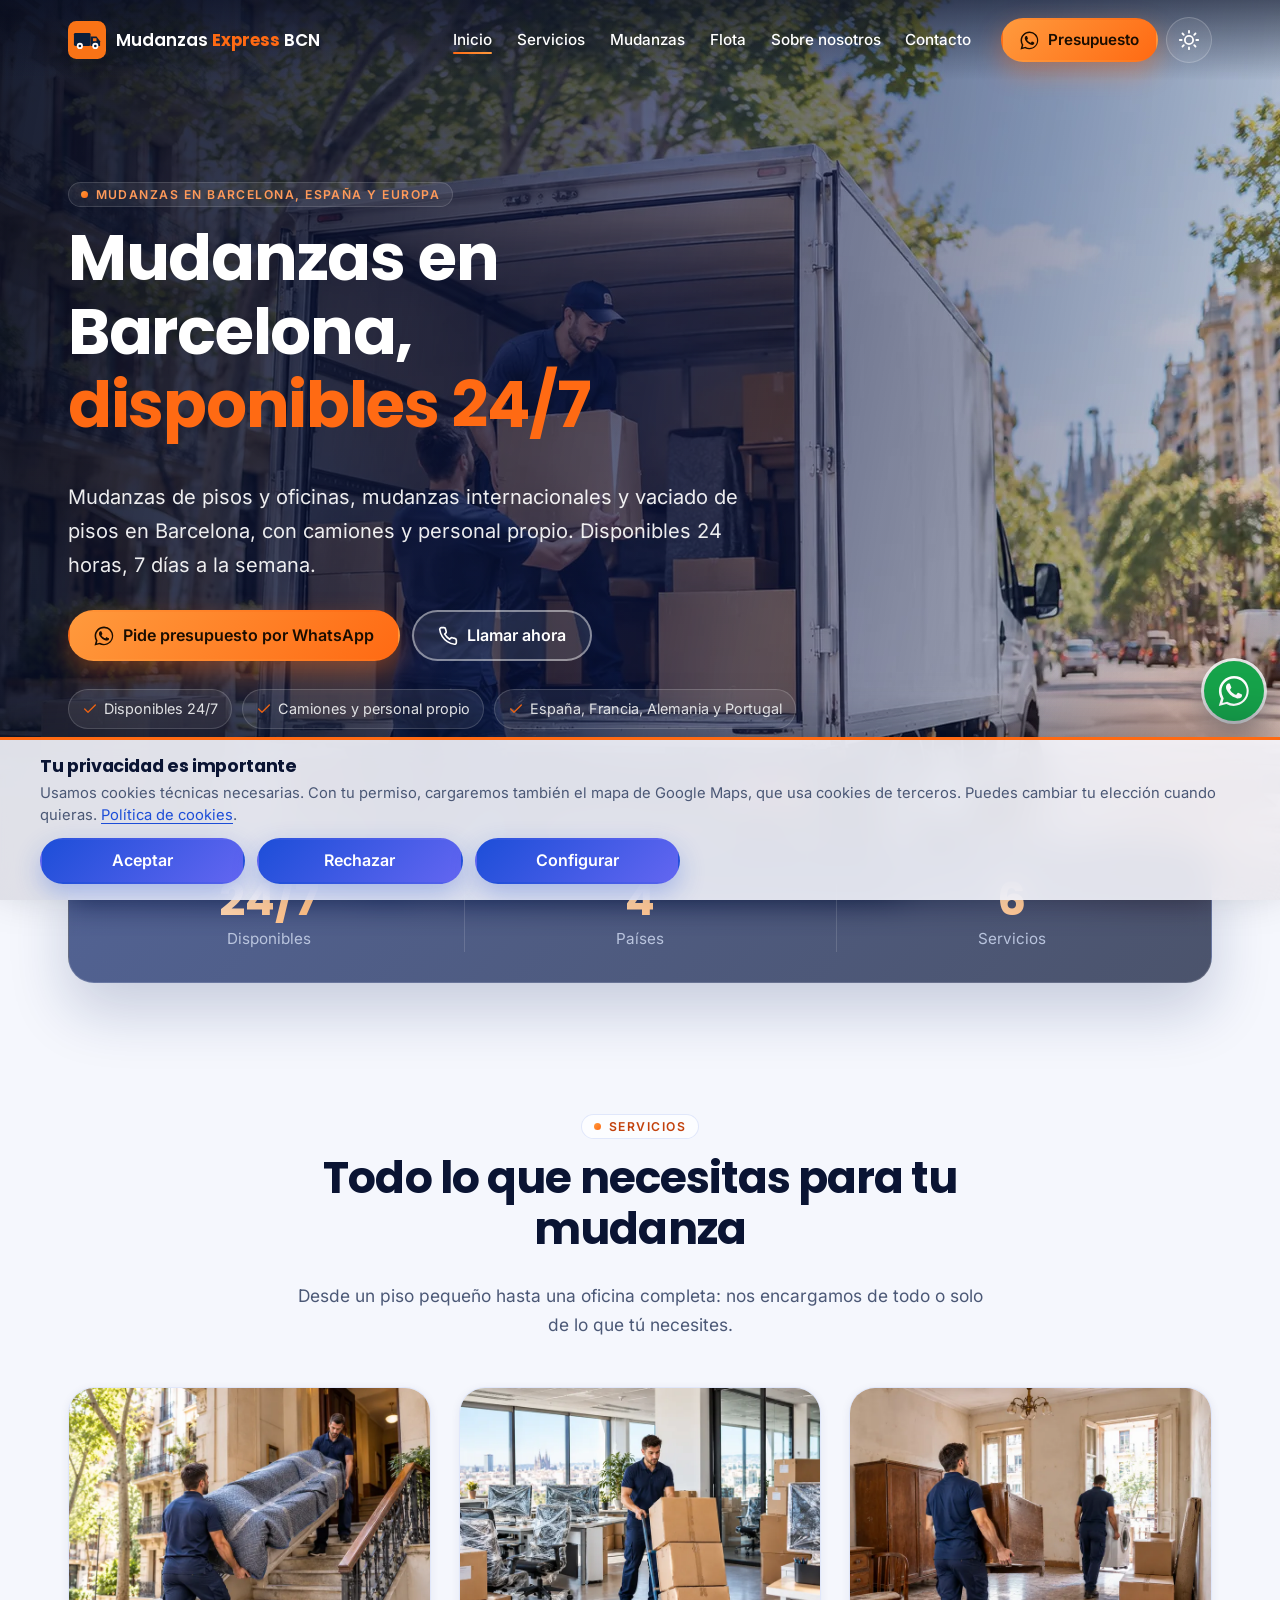
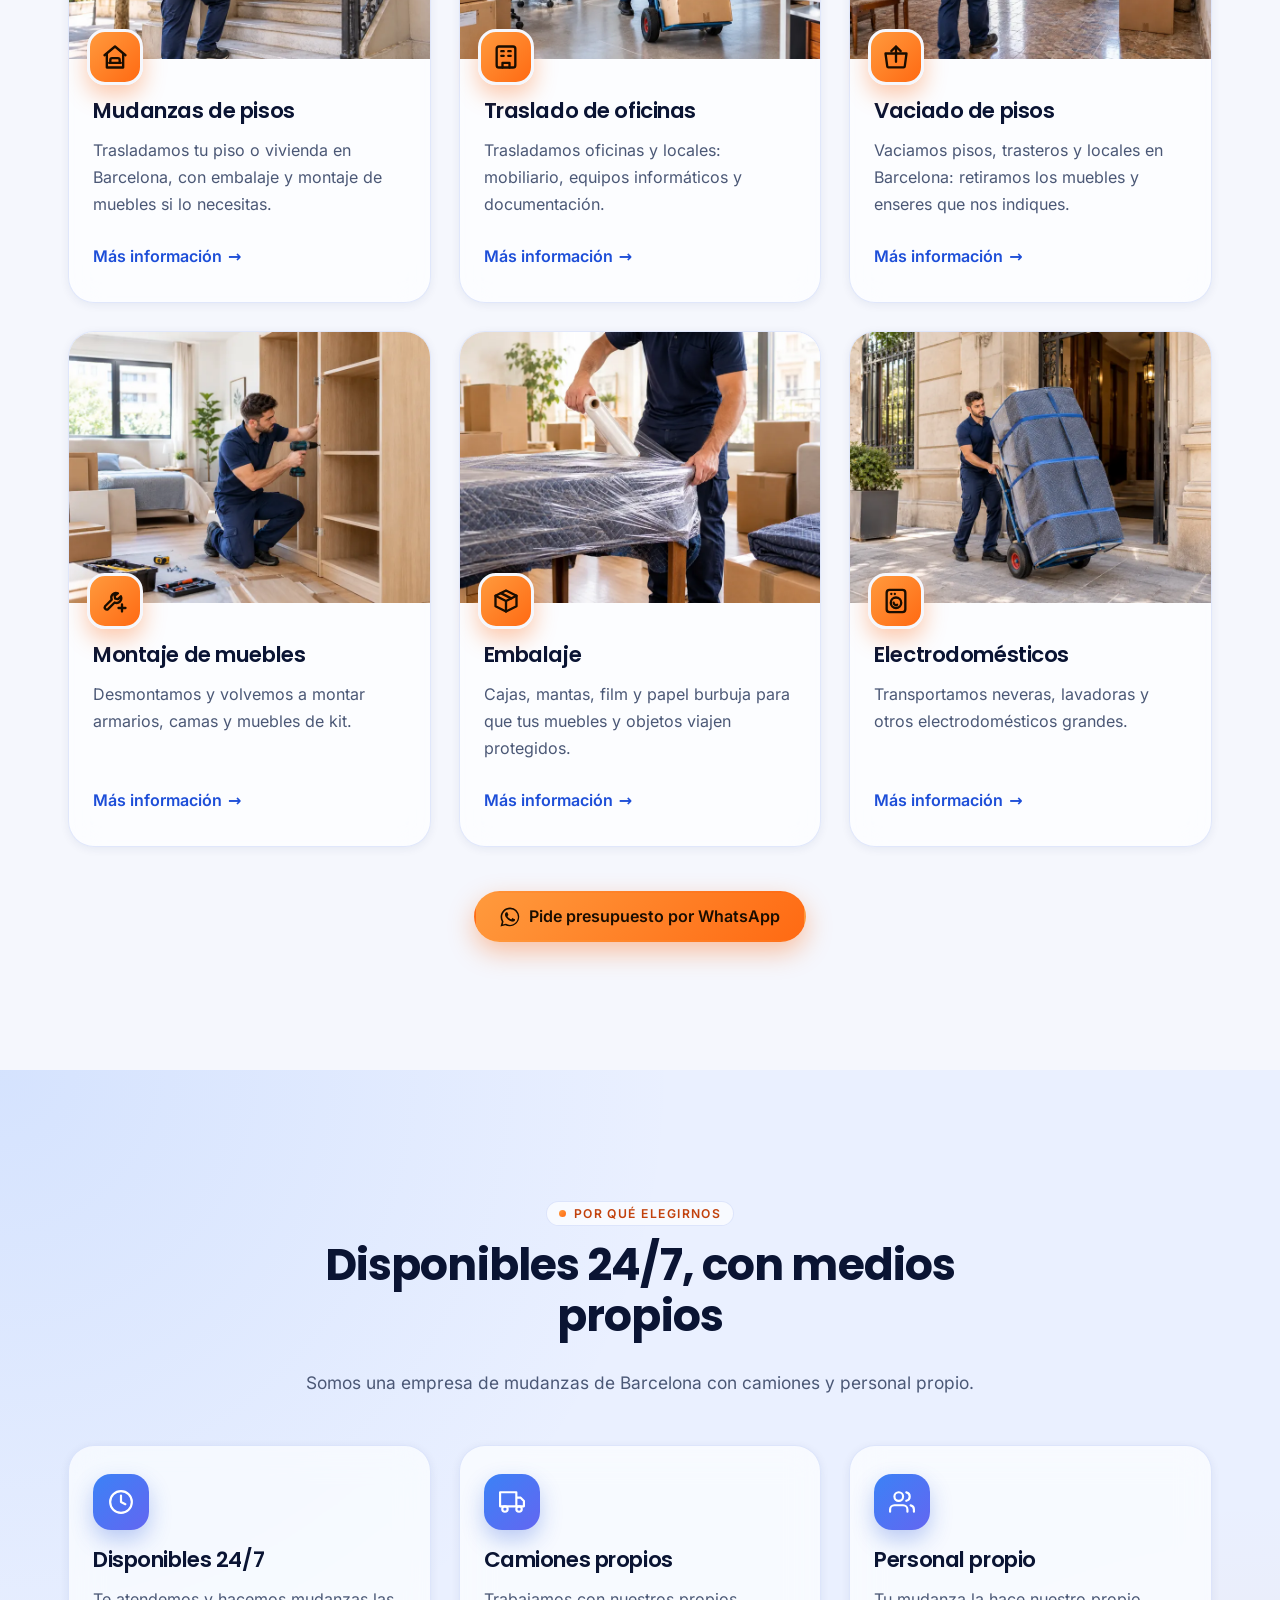
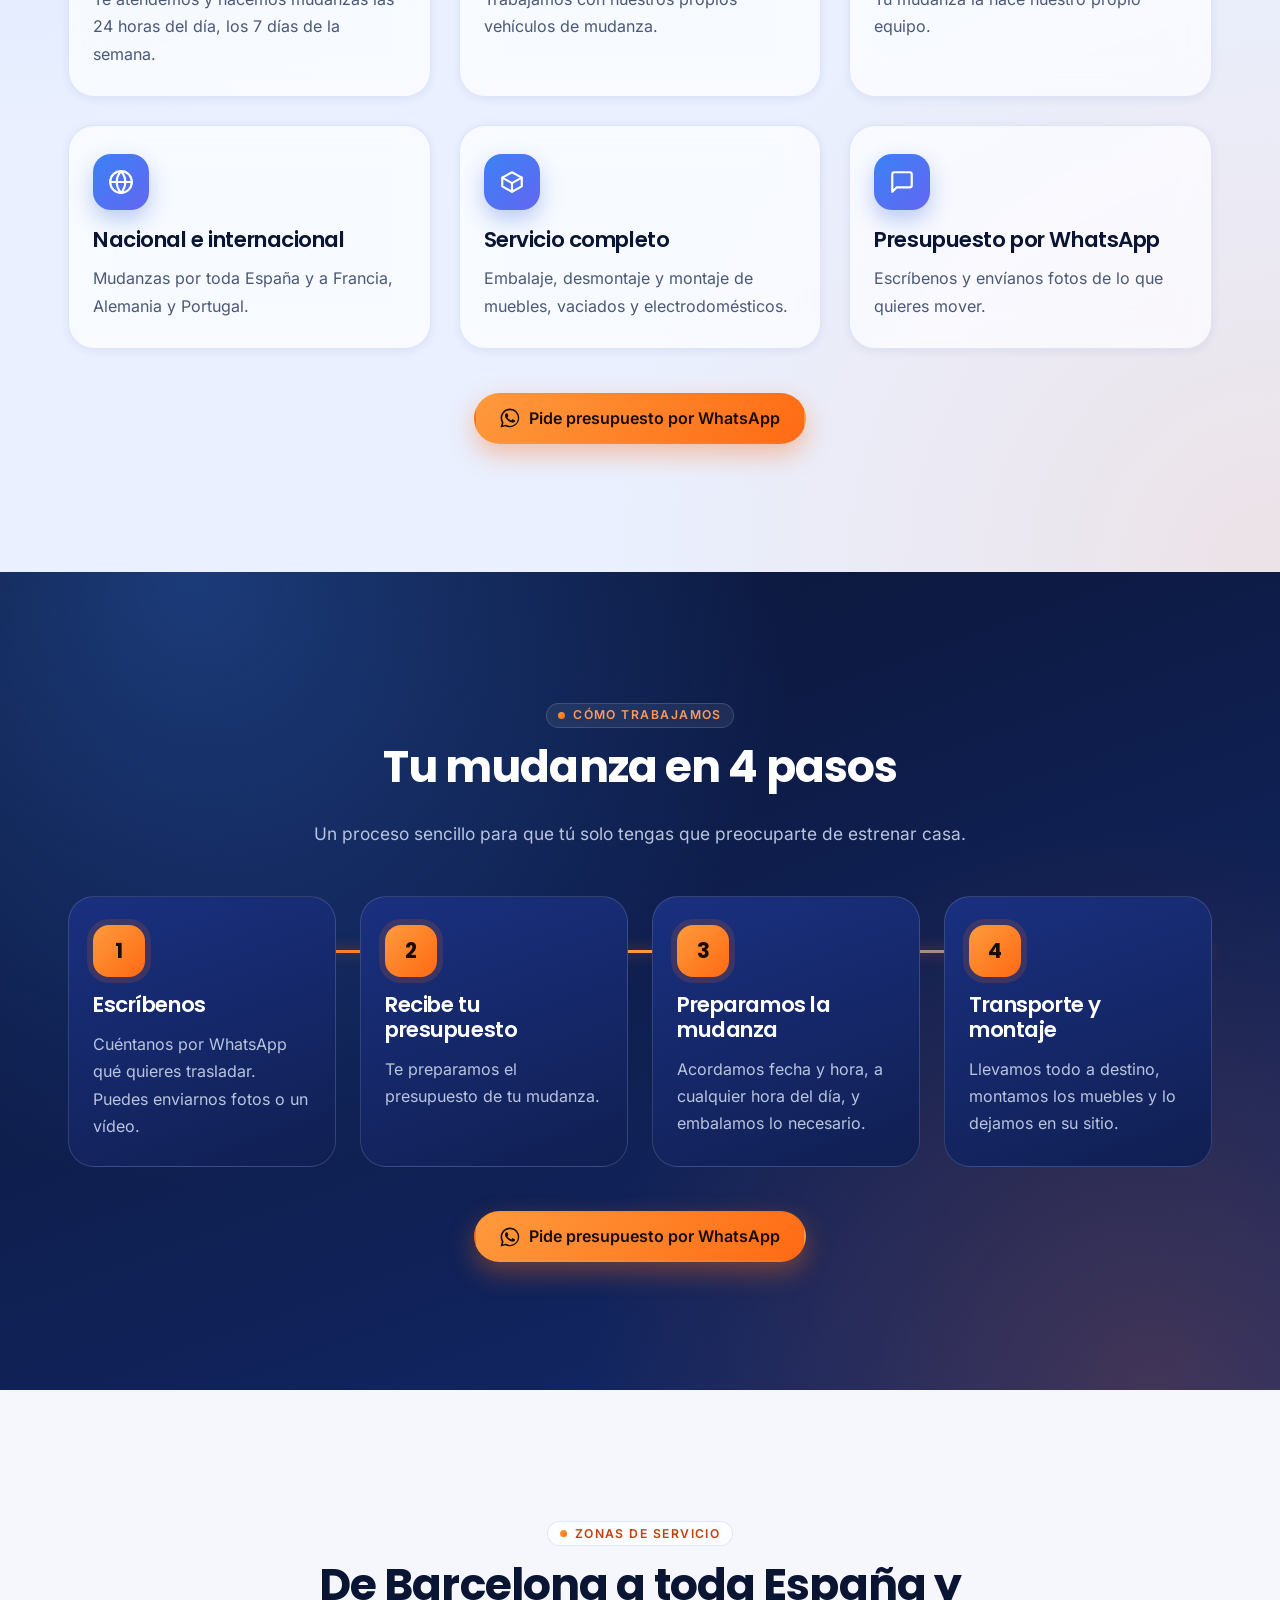
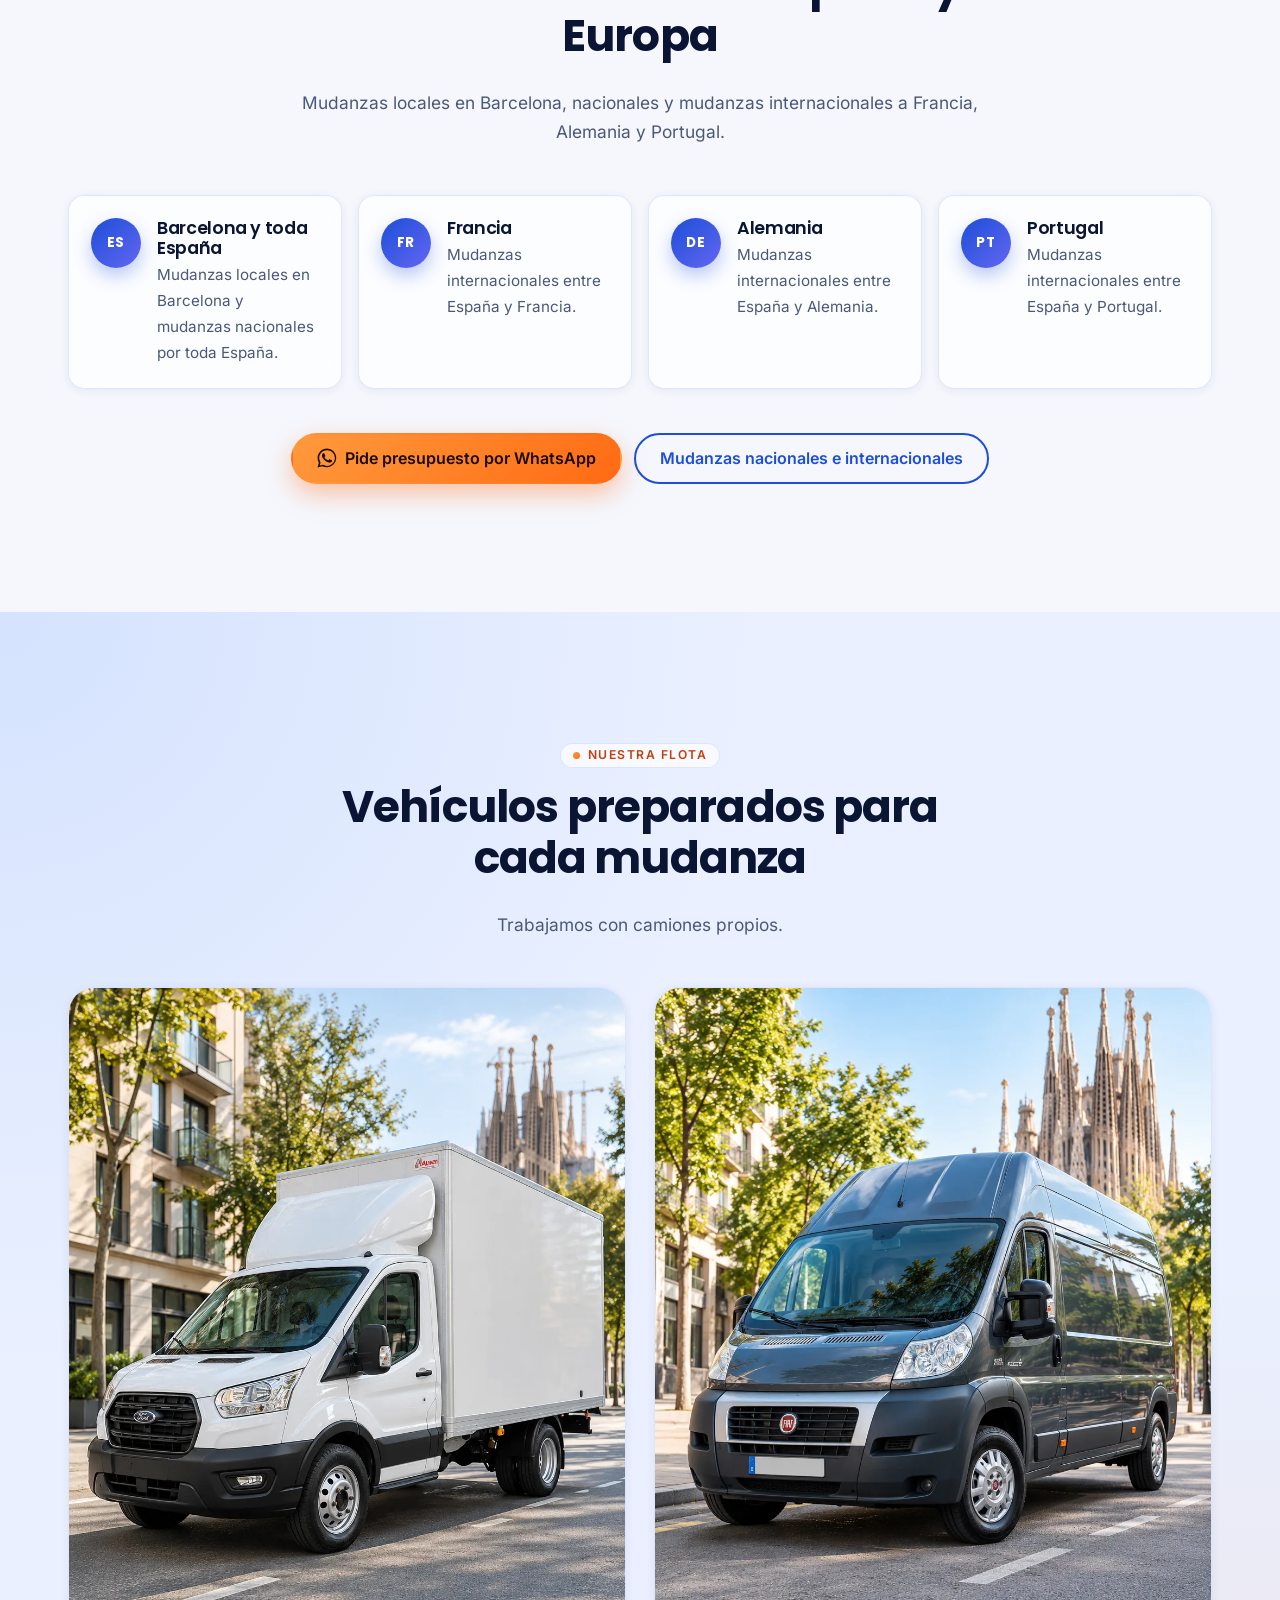
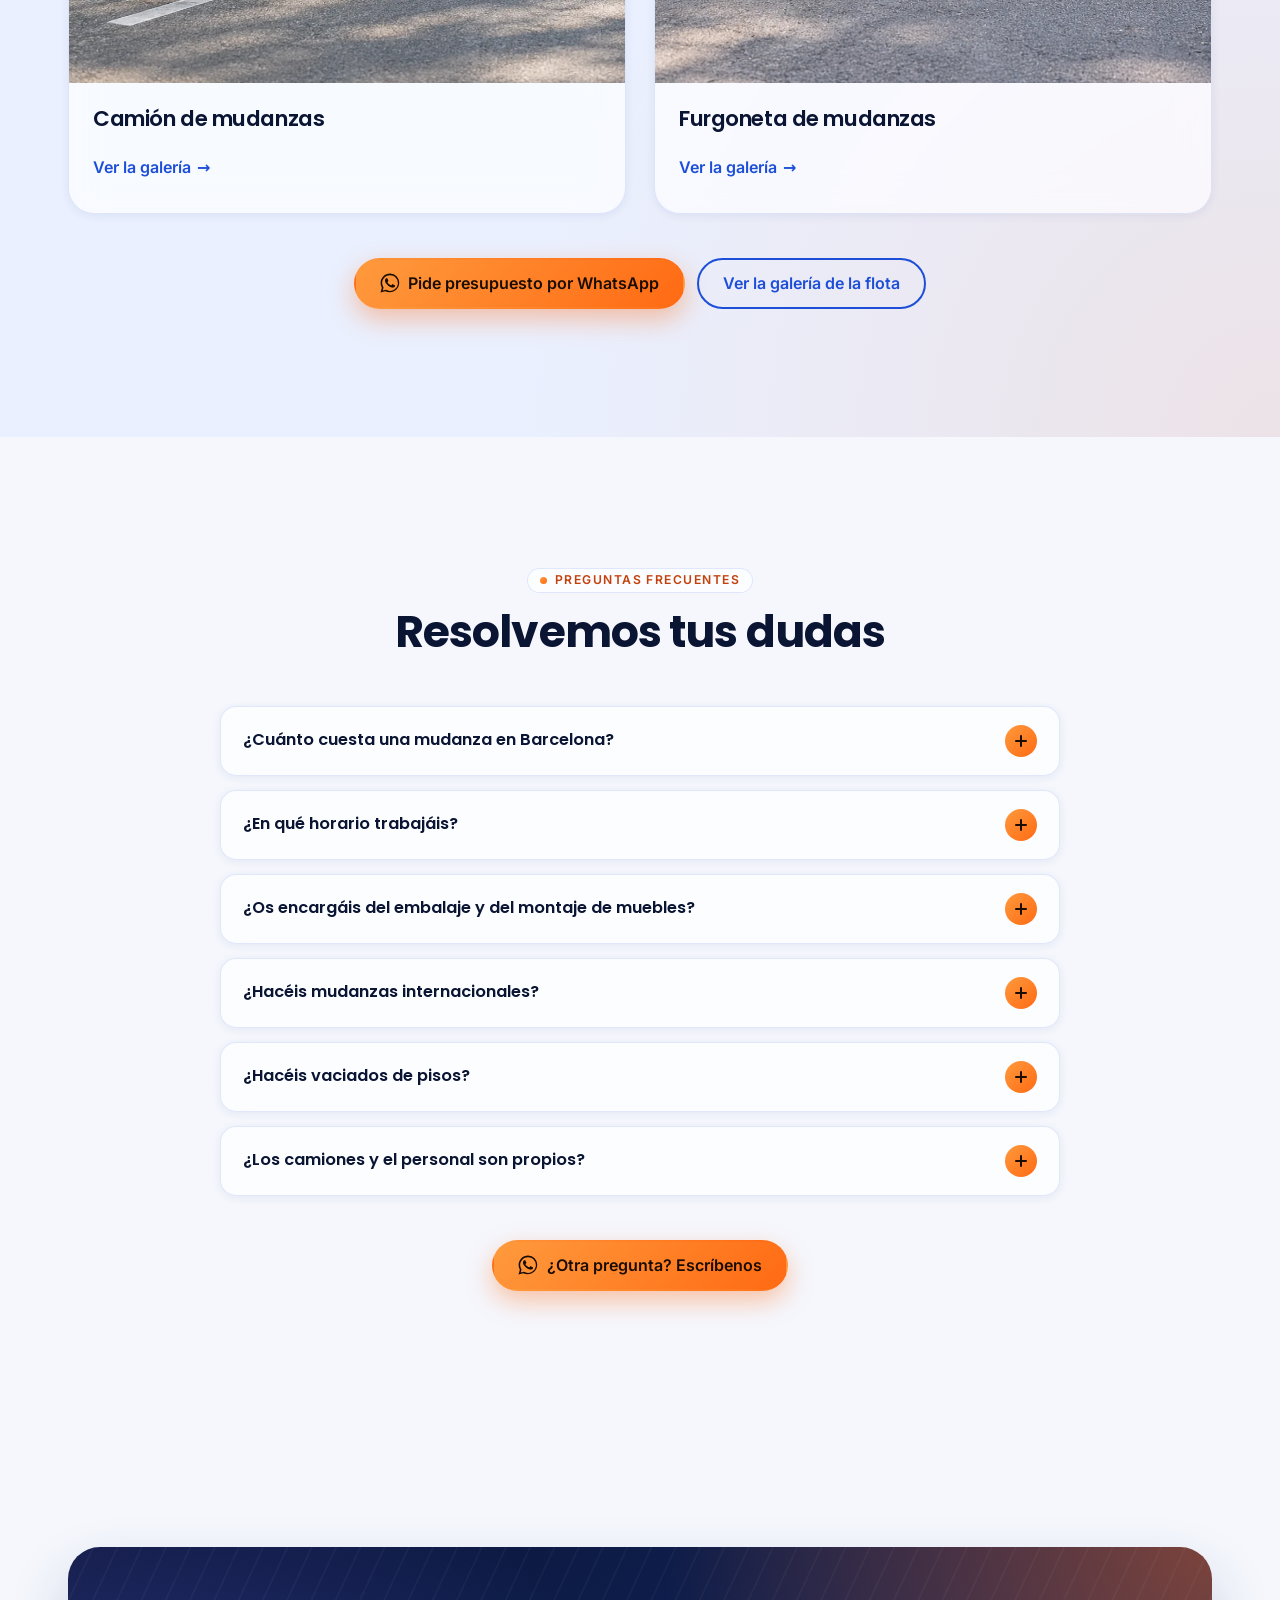
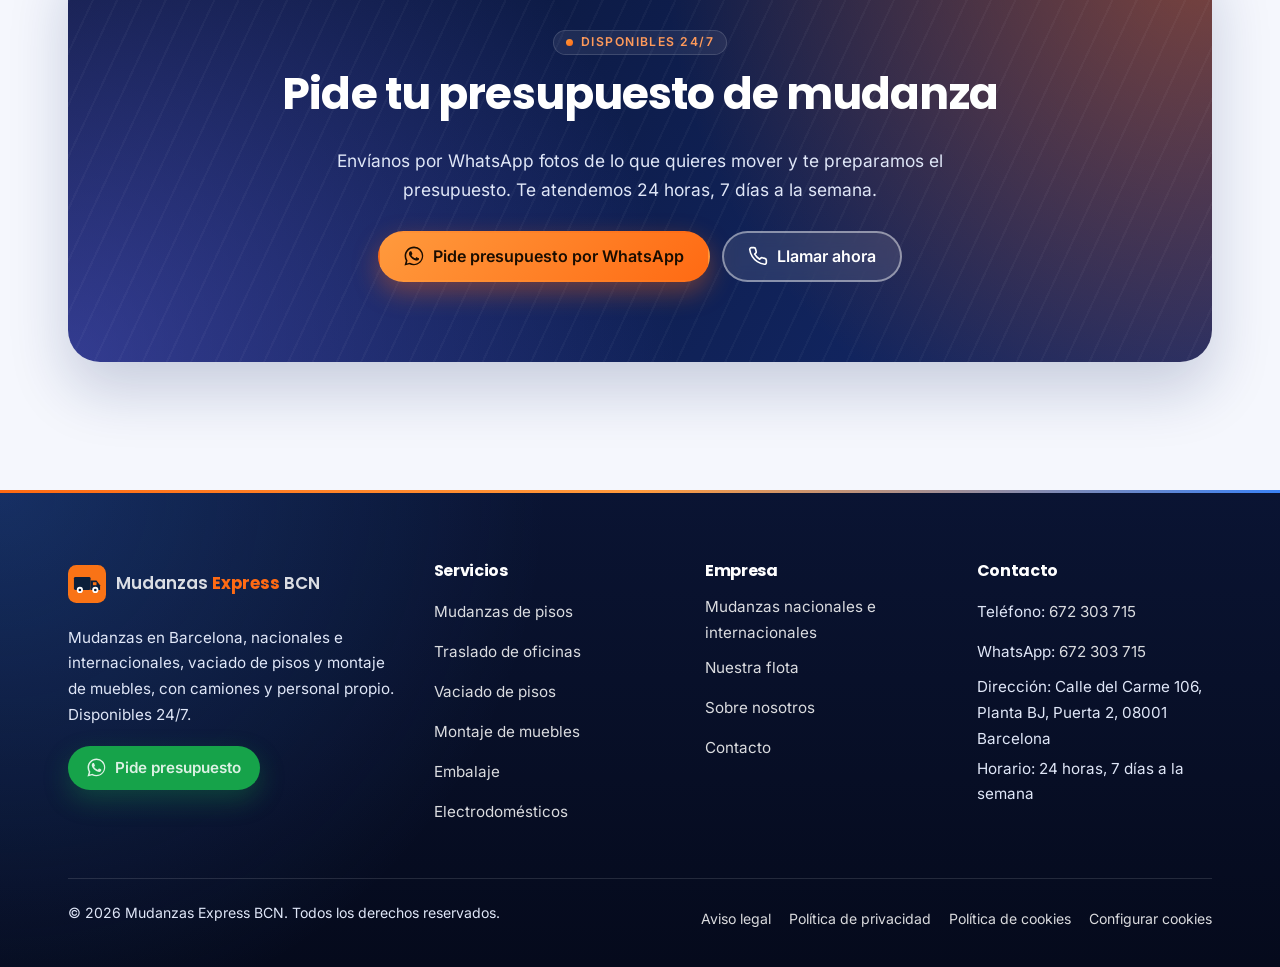
<file: index.html>
<!DOCTYPE html>
<html lang="es">
<head>
<meta charset="utf-8">
<meta name="viewport" content="width=device-width, initial-scale=1">
<title>Mudanzas en Barcelona | Mudanzas Express BCN – Nacionales e internacionales</title>
<meta name="description" content="Empresa de mudanzas en Barcelona: pisos, oficinas, vaciado de pisos y mudanzas internacionales a Francia, Alemania y Portugal. Disponibles 24/7.">
<meta name="robots" content="index, follow, max-image-preview:large">
<link rel="canonical" href="https://mudanzasexpressbcn.com/">
<meta name="theme-color" content="#0a1433">
<meta property="og:type" content="website">
<meta property="og:site_name" content="Mudanzas Express BCN">
<meta property="og:locale" content="es_ES">
<meta property="og:title" content="Mudanzas en Barcelona | Mudanzas Express BCN – Nacionales e internacionales">
<meta property="og:description" content="Empresa de mudanzas en Barcelona: pisos, oficinas, vaciado de pisos y mudanzas internacionales a Francia, Alemania y Portugal. Disponibles 24/7.">
<meta property="og:url" content="https://mudanzasexpressbcn.com/">
<meta property="og:image" content="https://mudanzasexpressbcn.com/img/og-image.jpg">
<meta property="og:image:type" content="image/jpeg">
<meta property="og:image:width" content="1200">
<meta property="og:image:height" content="630">
<meta property="og:image:alt" content="Camión de Mudanzas Express BCN cargando una mudanza en Barcelona">
<meta name="twitter:card" content="summary_large_image">
<link rel="icon" href="favicon.ico" sizes="any">
<link rel="icon" href="favicon.svg" type="image/svg+xml">
<link rel="apple-touch-icon" href="img/apple-touch-icon.png">
<link rel="preload" href="fonts/inter-latin-400-normal.woff2" as="font" type="font/woff2" crossorigin>
<link rel="preload" href="fonts/poppins-latin-700-normal.woff2" as="font" type="font/woff2" crossorigin>
<link rel="stylesheet" href="css/styles.css">
<script>(function(d){d.className+=' js'+('CSSViewTransitionRule' in window?'':' no-vt');var t;try{t=localStorage.getItem('mebcn_theme')}catch(e){}d.setAttribute('data-theme',t==='dark'||t==='light'?t:(matchMedia('(prefers-color-scheme: dark)').matches?'dark':'light'));try{var r=document.referrer&&new URL(document.referrer).origin===location.origin;if(!r&&!matchMedia('(prefers-reduced-motion: reduce)').matches)d.className+=' show-loader'}catch(e){}})(document.documentElement)</script>
<script type="application/ld+json">{"@context":"https://schema.org","@type":"MovingCompany","@id":"https://mudanzasexpressbcn.com/#empresa","name":"Mudanzas Express BCN","url":"https://mudanzasexpressbcn.com/","logo":"https://mudanzasexpressbcn.com/img/icon-512.png","image":["https://mudanzasexpressbcn.com/img/og-image.jpg","https://mudanzasexpressbcn.com/img/camion1.webp","https://mudanzasexpressbcn.com/img/empresa.webp"],"description":"Empresa de mudanzas en Barcelona con camiones y personal propio, disponible 24 horas, 7 días a la semana: mudanzas de pisos y oficinas, mudanzas nacionales e internacionales (Francia, Alemania y Portugal), vaciado de pisos, montaje de muebles y embalaje.","telephone":"+34 672 303 715","openingHoursSpecification":{"@type":"OpeningHoursSpecification","dayOfWeek":["Monday","Tuesday","Wednesday","Thursday","Friday","Saturday","Sunday"],"opens":"00:00","closes":"23:59"},"address":{"@type":"PostalAddress","streetAddress":"Calle del Carme 106, Planta BJ, Puerta 2","postalCode":"08001","addressLocality":"Barcelona","addressRegion":"Cataluña","addressCountry":"ES"},"areaServed":[{"@type":"City","name":"Barcelona"},{"@type":"Country","name":"España"},{"@type":"Country","name":"Francia"},{"@type":"Country","name":"Alemania"},{"@type":"Country","name":"Portugal"}],"contactPoint":{"@type":"ContactPoint","telephone":"+34 672 303 715","contactType":"customer service","availableLanguage":["es"],"hoursAvailable":{"@type":"OpeningHoursSpecification","dayOfWeek":["Monday","Tuesday","Wednesday","Thursday","Friday","Saturday","Sunday"],"opens":"00:00","closes":"23:59"}},"hasOfferCatalog":{"@type":"OfferCatalog","name":"Servicios de mudanza","itemListElement":[{"@type":"Offer","itemOffered":{"@type":"Service","name":"Mudanzas de pisos en Barcelona"}},{"@type":"Offer","itemOffered":{"@type":"Service","name":"Traslado de oficinas"}},{"@type":"Offer","itemOffered":{"@type":"Service","name":"Vaciado de pisos en Barcelona"}},{"@type":"Offer","itemOffered":{"@type":"Service","name":"Montaje y desmontaje de muebles"}},{"@type":"Offer","itemOffered":{"@type":"Service","name":"Embalaje profesional"}},{"@type":"Offer","itemOffered":{"@type":"Service","name":"Transporte de electrodomésticos"}},{"@type":"Offer","itemOffered":{"@type":"Service","name":"Mudanzas nacionales"}},{"@type":"Offer","itemOffered":{"@type":"Service","name":"Mudanzas internacionales"}}]}}</script><script type="application/ld+json">{"@context":"https://schema.org","@type":"FAQPage","mainEntity":[{"@type":"Question","name":"¿Cuánto cuesta una mudanza en Barcelona?","acceptedAnswer":{"@type":"Answer","text":"Depende de lo que haya que trasladar, la distancia, los accesos (planta, ascensor, escaleras) y de si necesitas embalaje o montaje. Escríbenos por WhatsApp con fotos o un vídeo de lo que quieres mover y te preparamos el presupuesto."}},{"@type":"Question","name":"¿En qué horario trabajáis?","acceptedAnswer":{"@type":"Answer","text":"Estamos disponibles las 24 horas del día, los 7 días de la semana. Puedes escribirnos o llamarnos en cualquier momento."}},{"@type":"Question","name":"¿Os encargáis del embalaje y del montaje de muebles?","acceptedAnswer":{"@type":"Answer","text":"Sí. Podemos embalar tus cosas y desmontar y montar los muebles. Tú eliges qué servicios incluir en el presupuesto."}},{"@type":"Question","name":"¿Hacéis mudanzas internacionales?","acceptedAnswer":{"@type":"Answer","text":"Sí. Además de mudanzas por toda España, hacemos mudanzas internacionales a Francia, Alemania y Portugal."}},{"@type":"Question","name":"¿Hacéis vaciados de pisos?","acceptedAnswer":{"@type":"Answer","text":"Sí. Vaciamos pisos, trasteros y locales en Barcelona: retiramos los muebles y enseres que nos indiques y dejamos el espacio vacío."}},{"@type":"Question","name":"¿Los camiones y el personal son propios?","acceptedAnswer":{"@type":"Answer","text":"Sí. Trabajamos con nuestros propios camiones y con personal propio."}}]}</script><script src="js/main.js" defer></script><script src="js/cookies.js" defer></script>
</head>
<body>
<div class="loader" aria-hidden="true"><div class="loader__inner"><svg viewBox="0 0 32 32" aria-hidden="true" focusable="false"><rect width="32" height="32" rx="7" fill="#f97316"/><rect x="5" y="10" width="14" height="11" rx="1.2" fill="#0b1f3a"/><path d="M19 13h5l3 4v4h-8z" fill="#0b1f3a"/><path d="M21 14.5h3v2.5h-3z" fill="#f97316"/><circle cx="10" cy="21" r="2.6" fill="#fff"/><circle cx="10" cy="21" r="1.1" fill="#0b1f3a"/><circle cx="23" cy="21" r="2.6" fill="#fff"/><circle cx="23" cy="21" r="1.1" fill="#0b1f3a"/></svg><div class="loader__name"><span>Mudanzas <strong>Express</strong> BCN</span></div><div class="loader__bar"></div></div></div>
<div class="progress" aria-hidden="true"></div>
<a class="skip-link" href="#main">Saltar al contenido</a>
<header class="site-header">
  <div class="container header-inner">
    <a class="brand" href="index.html" aria-label="Mudanzas Express BCN, ir al inicio"><svg viewBox="0 0 32 32" aria-hidden="true" focusable="false"><rect width="32" height="32" rx="7" fill="#f97316"/><rect x="5" y="10" width="14" height="11" rx="1.2" fill="#0b1f3a"/><path d="M19 13h5l3 4v4h-8z" fill="#0b1f3a"/><path d="M21 14.5h3v2.5h-3z" fill="#f97316"/><circle cx="10" cy="21" r="2.6" fill="#fff"/><circle cx="10" cy="21" r="1.1" fill="#0b1f3a"/><circle cx="23" cy="21" r="2.6" fill="#fff"/><circle cx="23" cy="21" r="1.1" fill="#0b1f3a"/></svg><span>Mudanzas <strong>Express</strong> BCN</span></a>
    <nav id="site-nav" class="site-nav" aria-label="Menú principal">
      <ul><li style="--i:0"><a href="index.html" aria-current="page">Inicio</a></li><li style="--i:1"><a href="servicios.html">Servicios</a></li><li style="--i:2"><a href="mudanzas.html">Mudanzas</a></li><li style="--i:3"><a href="flota.html">Flota</a></li><li style="--i:4"><a href="sobre-nosotros.html">Sobre nosotros</a></li><li style="--i:5"><a href="contacto.html">Contacto</a></li></ul>
      <a style="--i:6" class="btn btn--accent btn--sm" href="https://wa.me/34672303715?text=Hola%2C%20quiero%20pedir%20un%20presupuesto%20de%20mudanza" target="_blank" rel="noopener"><svg viewBox="0 0 24 24" fill="currentColor" aria-hidden="true" focusable="false"><path d="M17.47 14.38c-.3-.15-1.76-.87-2.03-.97-.27-.1-.47-.15-.67.15-.2.3-.77.97-.94 1.17-.17.2-.35.22-.65.07-.3-.15-1.26-.46-2.4-1.48-.89-.79-1.49-1.77-1.66-2.07-.17-.3-.02-.46.13-.61.13-.13.3-.35.45-.52.15-.17.2-.3.3-.5.1-.2.05-.37-.02-.52-.08-.15-.67-1.62-.92-2.22-.24-.58-.49-.5-.67-.51h-.57c-.2 0-.52.07-.8.37-.27.3-1.04 1.02-1.04 2.48 0 1.46 1.07 2.88 1.21 3.07.15.2 2.1 3.2 5.08 4.49.71.31 1.26.49 1.7.63.71.23 1.36.2 1.87.12.57-.09 1.76-.72 2.01-1.41.25-.7.25-1.29.17-1.41-.07-.12-.27-.2-.57-.35zM12.05 21.5h-.01a9.4 9.4 0 0 1-4.8-1.31l-.34-.2-3.57.93.95-3.48-.22-.36a9.4 9.4 0 0 1-1.44-5.02c0-5.2 4.23-9.43 9.44-9.43 2.52 0 4.89.98 6.67 2.77a9.37 9.37 0 0 1 2.76 6.67c0 5.2-4.24 9.43-9.44 9.43zm8.03-17.46A11.3 11.3 0 0 0 12.05.72C5.79.72.7 5.8.7 12.06c0 2 .52 3.95 1.52 5.67L.6 23.28l5.68-1.49a11.3 11.3 0 0 0 5.42 1.38h.01c6.25 0 11.34-5.09 11.34-11.34 0-3.03-1.18-5.88-3.32-8.02z"/></svg>Presupuesto<span class="visually-hidden"> (se abre en una nueva pestaña)</span></a>
    </nav>
    <button class="icon-btn theme-toggle" type="button" aria-pressed="false" aria-label="Modo oscuro"><svg viewBox="0 0 24 24" fill="none" stroke="currentColor" stroke-width="2" stroke-linecap="round" stroke-linejoin="round" aria-hidden="true" focusable="false" class="icon-sun"><circle cx="12" cy="12" r="4.5"/><path d="M12 2v2M12 20v2M4.9 4.9l1.4 1.4M17.7 17.7l1.4 1.4M2 12h2M20 12h2M4.9 19.1l1.4-1.4M17.7 6.3l1.4-1.4"/></svg><svg viewBox="0 0 24 24" fill="none" stroke="currentColor" stroke-width="2" stroke-linecap="round" stroke-linejoin="round" aria-hidden="true" focusable="false" class="icon-moon"><path d="M21 12.8A9 9 0 1 1 11.2 3a7 7 0 0 0 9.8 9.8z"/></svg></button>
    <button class="icon-btn nav-toggle" type="button" aria-expanded="false" aria-controls="site-nav" aria-label="Abrir menú">
      <span class="nav-toggle__bar"></span><span class="nav-toggle__bar"></span><span class="nav-toggle__bar"></span>
    </button>
  </div>
</header>
<main id="main">
<section class="hero">
  <picture class="hero__media">
    <source media="(min-width: 768px)" srcset="img/hero-800.webp 800w, img/hero.webp 1600w" sizes="100vw" width="1600" height="900">
    <img src="img/hero-movil-800.webp" srcset="img/hero-movil-800.webp 450w, img/hero-movil.webp 941w" sizes="100vw" width="941" height="1672" alt="Dos operarios de Mudanzas Express BCN cargan cajas en un camión en una calle del Eixample de Barcelona" fetchpriority="high" decoding="async">
  </picture>
  <div class="container">
    <span class="eyebrow">Mudanzas en Barcelona, España y Europa</span>
    <h1><span class="word" style="--w:0">Mudanzas</span> <span class="word" style="--w:1">en</span> <span class="word" style="--w:2">Barcelona,</span> <span><span class="word" style="--w:3">disponibles</span> <span class="word" style="--w:4">24/7</span></span></h1>
    <p class="hero__lead">Mudanzas de pisos y oficinas, mudanzas internacionales y vaciado de pisos en Barcelona, con camiones y personal propio. Disponibles 24 horas, 7 días a la semana.</p>
    <div class="btn-row"><a class="btn btn--accent btn--shine" href="https://wa.me/34672303715?text=Hola%2C%20quiero%20pedir%20un%20presupuesto%20de%20mudanza" target="_blank" rel="noopener"><svg viewBox="0 0 24 24" fill="currentColor" aria-hidden="true" focusable="false"><path d="M17.47 14.38c-.3-.15-1.76-.87-2.03-.97-.27-.1-.47-.15-.67.15-.2.3-.77.97-.94 1.17-.17.2-.35.22-.65.07-.3-.15-1.26-.46-2.4-1.48-.89-.79-1.49-1.77-1.66-2.07-.17-.3-.02-.46.13-.61.13-.13.3-.35.45-.52.15-.17.2-.3.3-.5.1-.2.05-.37-.02-.52-.08-.15-.67-1.62-.92-2.22-.24-.58-.49-.5-.67-.51h-.57c-.2 0-.52.07-.8.37-.27.3-1.04 1.02-1.04 2.48 0 1.46 1.07 2.88 1.21 3.07.15.2 2.1 3.2 5.08 4.49.71.31 1.26.49 1.7.63.71.23 1.36.2 1.87.12.57-.09 1.76-.72 2.01-1.41.25-.7.25-1.29.17-1.41-.07-.12-.27-.2-.57-.35zM12.05 21.5h-.01a9.4 9.4 0 0 1-4.8-1.31l-.34-.2-3.57.93.95-3.48-.22-.36a9.4 9.4 0 0 1-1.44-5.02c0-5.2 4.23-9.43 9.44-9.43 2.52 0 4.89.98 6.67 2.77a9.37 9.37 0 0 1 2.76 6.67c0 5.2-4.24 9.43-9.44 9.43zm8.03-17.46A11.3 11.3 0 0 0 12.05.72C5.79.72.7 5.8.7 12.06c0 2 .52 3.95 1.52 5.67L.6 23.28l5.68-1.49a11.3 11.3 0 0 0 5.42 1.38h.01c6.25 0 11.34-5.09 11.34-11.34 0-3.03-1.18-5.88-3.32-8.02z"/></svg>Pide presupuesto por WhatsApp<span class="visually-hidden"> (se abre en una nueva pestaña)</span></a><a class="btn btn--ghost" href="tel:+34672303715"><svg viewBox="0 0 24 24" fill="none" stroke="currentColor" stroke-width="2" stroke-linecap="round" stroke-linejoin="round" aria-hidden="true" focusable="false"><path d="M22 16.9v3a2 2 0 0 1-2.2 2 19.8 19.8 0 0 1-8.6-3.1 19.5 19.5 0 0 1-6-6A19.8 19.8 0 0 1 2.1 4.2 2 2 0 0 1 4.1 2h3a2 2 0 0 1 2 1.7c.1.9.4 1.8.7 2.7a2 2 0 0 1-.5 2.1L8 9.8a16 16 0 0 0 6 6l1.3-1.3a2 2 0 0 1 2.1-.4c.9.3 1.8.6 2.7.7a2 2 0 0 1 1.7 2z"/></svg>Llamar ahora</a></div>
    <ul class="hero__badges">
      <li><svg viewBox="0 0 24 24" fill="none" stroke="currentColor" stroke-width="2" stroke-linecap="round" stroke-linejoin="round" aria-hidden="true" focusable="false"><path d="M20 6 9 17l-5-5"/></svg>Disponibles 24/7</li>
      <li><svg viewBox="0 0 24 24" fill="none" stroke="currentColor" stroke-width="2" stroke-linecap="round" stroke-linejoin="round" aria-hidden="true" focusable="false"><path d="M20 6 9 17l-5-5"/></svg>Camiones y personal propio</li>
      <li><svg viewBox="0 0 24 24" fill="none" stroke="currentColor" stroke-width="2" stroke-linecap="round" stroke-linejoin="round" aria-hidden="true" focusable="false"><path d="M20 6 9 17l-5-5"/></svg>España, Francia, Alemania y Portugal</li>
    </ul>
  </div>
  <a class="scroll-cue" href="#servicios">Desliza hacia abajo<svg viewBox="0 0 24 24" fill="none" stroke="currentColor" stroke-width="2" stroke-linecap="round" stroke-linejoin="round" aria-hidden="true" focusable="false"><path d="m6 9 6 6 6-6"/></svg></a>
</section>
<section class="stats-band" aria-label="Mudanzas Express BCN en cifras">
  <div class="container">
    <ul class="stats reveal reveal--scale">
      <li class="stat"><span class="stat__num" data-count="24" data-suffix="/7" aria-hidden="true">24/7</span><span class="stat__label"><span class="visually-hidden">24/7: </span>Disponibles</span></li>
      <li class="stat"><span class="stat__num" data-count="4" aria-hidden="true">4</span><span class="stat__label"><span class="visually-hidden">4 </span>Países</span></li>
      <li class="stat"><span class="stat__num" data-count="6" aria-hidden="true">6</span><span class="stat__label"><span class="visually-hidden">6 </span>Servicios</span></li>
    </ul>
  </div>
</section>
<section class="section" id="servicios" aria-labelledby="servicios-titulo">
  <div class="container">
    <div class="section-head reveal">
      <span class="eyebrow">Servicios</span>
      <h2 id="servicios-titulo">Todo lo que necesitas para tu mudanza</h2>
      <p>Desde un piso pequeño hasta una oficina completa: nos encargamos de todo o solo de lo que tú necesites.</p>
    </div>
    <div class="grid grid--3">
      <article class="card card--service reveal reveal--scale" style="--delay:0.00s">
        <div class="card__media"><div class="card__clip"><img src="img/pisos-800.webp" srcset="img/pisos-800.webp 800w, img/pisos.webp 1448w" sizes="(min-width: 992px) 33vw, (min-width: 640px) 50vw, 100vw" width="1448" height="1086" alt="Dos operarios bajan un sofá protegido con mantas por la escalera de un edificio de Barcelona" loading="lazy" decoding="async"></div><span class="card__icon"><svg viewBox="0 0 24 24" fill="none" stroke="currentColor" stroke-width="2" stroke-linecap="round" stroke-linejoin="round" aria-hidden="true" focusable="false"><path d="M3 10.5 12 3l9 7.5"/><path d="M5 9.5V21h14V9.5"/><path d="M8 17v-2.5A1.5 1.5 0 0 1 9.5 13h5a1.5 1.5 0 0 1 1.5 1.5V17"/><path d="M7 17h10"/></svg></span></div>
        <div class="card__body"><h3>Mudanzas de pisos</h3><p>Trasladamos tu piso o vivienda en Barcelona, con embalaje y montaje de muebles si lo necesitas.</p><a class="card__link" href="servicios.html#pisos">Más información<span class="visually-hidden"> sobre mudanzas de pisos</span></a></div>
      </article><article class="card card--service reveal reveal--scale" style="--delay:0.08s">
        <div class="card__media"><div class="card__clip"><img src="img/oficinas-800.webp" srcset="img/oficinas-800.webp 800w, img/oficinas.webp 1448w" sizes="(min-width: 992px) 33vw, (min-width: 640px) 50vw, 100vw" width="1448" height="1086" alt="Operario trasladando cajas con una carretilla en una oficina con los equipos protegidos" loading="lazy" decoding="async"></div><span class="card__icon"><svg viewBox="0 0 24 24" fill="none" stroke="currentColor" stroke-width="2" stroke-linecap="round" stroke-linejoin="round" aria-hidden="true" focusable="false"><rect x="4" y="3" width="16" height="18" rx="2"/><path d="M9 21v-4h6v4"/><path d="M8 7h2M14 7h2M8 11h2M14 11h2"/></svg></span></div>
        <div class="card__body"><h3>Traslado de oficinas</h3><p>Trasladamos oficinas y locales: mobiliario, equipos informáticos y documentación.</p><a class="card__link" href="servicios.html#oficinas">Más información<span class="visually-hidden"> sobre traslado de oficinas</span></a></div>
      </article><article class="card card--service reveal reveal--scale" style="--delay:0.16s">
        <div class="card__media"><div class="card__clip"><img src="img/vaciado-800.webp" srcset="img/vaciado-800.webp 800w, img/vaciado.webp 1448w" sizes="(min-width: 992px) 33vw, (min-width: 640px) 50vw, 100vw" width="1448" height="1086" alt="Dos operarios retiran muebles antiguos durante el vaciado de un piso" loading="lazy" decoding="async"></div><span class="card__icon"><svg viewBox="0 0 24 24" fill="none" stroke="currentColor" stroke-width="2" stroke-linecap="round" stroke-linejoin="round" aria-hidden="true" focusable="false"><path d="M3 9h18l-1.5 11a1 1 0 0 1-1 .9h-13a1 1 0 0 1-1-.9z"/><path d="M12 16V3M8 7l4-4 4 4"/></svg></span></div>
        <div class="card__body"><h3>Vaciado de pisos</h3><p>Vaciamos pisos, trasteros y locales en Barcelona: retiramos los muebles y enseres que nos indiques.</p><a class="card__link" href="servicios.html#vaciado">Más información<span class="visually-hidden"> sobre vaciado de pisos</span></a></div>
      </article><article class="card card--service reveal reveal--scale" style="--delay:0.00s">
        <div class="card__media"><div class="card__clip"><img src="img/montaje-800.webp" srcset="img/montaje-800.webp 800w, img/montaje.webp 1448w" sizes="(min-width: 992px) 33vw, (min-width: 640px) 50vw, 100vw" width="1448" height="1086" alt="Operario montando un armario con un taladro en un dormitorio" loading="lazy" decoding="async"></div><span class="card__icon"><svg viewBox="0 0 24 24" fill="none" stroke="currentColor" stroke-width="2" stroke-linecap="round" stroke-linejoin="round" aria-hidden="true" focusable="false"><path d="M14.5 5.5a4 4 0 0 0-5.3 5.3L3.5 16.5a1.8 1.8 0 0 0 2.5 2.5l5.7-5.7a4 4 0 0 0 5.3-5.3l-2.4 2.4-2.5-.4-.4-2.5z"/><path d="M18 15v6M15 18h6"/></svg></span></div>
        <div class="card__body"><h3>Montaje de muebles</h3><p>Desmontamos y volvemos a montar armarios, camas y muebles de kit.</p><a class="card__link" href="servicios.html#montaje">Más información<span class="visually-hidden"> sobre montaje de muebles</span></a></div>
      </article><article class="card card--service reveal reveal--scale" style="--delay:0.08s">
        <div class="card__media"><div class="card__clip"><img src="img/embalaje-800.webp" srcset="img/embalaje-800.webp 800w, img/embalaje.webp 1448w" sizes="(min-width: 992px) 33vw, (min-width: 640px) 50vw, 100vw" width="1448" height="1086" alt="Operario envolviendo un mueble con mantas y film protector" loading="lazy" decoding="async"></div><span class="card__icon"><svg viewBox="0 0 24 24" fill="none" stroke="currentColor" stroke-width="2" stroke-linecap="round" stroke-linejoin="round" aria-hidden="true" focusable="false"><path d="M3 7.5 12 3l9 4.5v9L12 21l-9-4.5z"/><path d="m3 7.5 9 4.5 9-4.5M12 12v9"/><path d="m7.5 5.25 9 4.5"/></svg></span></div>
        <div class="card__body"><h3>Embalaje</h3><p>Cajas, mantas, film y papel burbuja para que tus muebles y objetos viajen protegidos.</p><a class="card__link" href="servicios.html#embalaje">Más información<span class="visually-hidden"> sobre embalaje</span></a></div>
      </article><article class="card card--service reveal reveal--scale" style="--delay:0.16s">
        <div class="card__media"><div class="card__clip"><img src="img/electrodomesticos-800.webp" srcset="img/electrodomesticos-800.webp 800w, img/electrodomesticos.webp 1448w" sizes="(min-width: 992px) 33vw, (min-width: 640px) 50vw, 100vw" width="1448" height="1086" alt="Operario sacando un electrodoméstico protegido con una carretilla de un portal" loading="lazy" decoding="async"></div><span class="card__icon"><svg viewBox="0 0 24 24" fill="none" stroke="currentColor" stroke-width="2" stroke-linecap="round" stroke-linejoin="round" aria-hidden="true" focusable="false"><rect x="4" y="2.5" width="16" height="19" rx="2.5"/><circle cx="12" cy="13.5" r="4.5"/><path d="M8 6h.01M11 6h.01"/><path d="M10 13.5a2 2 0 0 0 3 1.7"/></svg></span></div>
        <div class="card__body"><h3>Electrodomésticos</h3><p>Transportamos neveras, lavadoras y otros electrodomésticos grandes.</p><a class="card__link" href="servicios.html#electrodomesticos">Más información<span class="visually-hidden"> sobre electrodomésticos</span></a></div>
      </article>
    </div>
    <div class="section-cta"><a class="btn btn--accent" href="https://wa.me/34672303715?text=Hola%2C%20quiero%20pedir%20un%20presupuesto%20de%20mudanza" target="_blank" rel="noopener"><svg viewBox="0 0 24 24" fill="currentColor" aria-hidden="true" focusable="false"><path d="M17.47 14.38c-.3-.15-1.76-.87-2.03-.97-.27-.1-.47-.15-.67.15-.2.3-.77.97-.94 1.17-.17.2-.35.22-.65.07-.3-.15-1.26-.46-2.4-1.48-.89-.79-1.49-1.77-1.66-2.07-.17-.3-.02-.46.13-.61.13-.13.3-.35.45-.52.15-.17.2-.3.3-.5.1-.2.05-.37-.02-.52-.08-.15-.67-1.62-.92-2.22-.24-.58-.49-.5-.67-.51h-.57c-.2 0-.52.07-.8.37-.27.3-1.04 1.02-1.04 2.48 0 1.46 1.07 2.88 1.21 3.07.15.2 2.1 3.2 5.08 4.49.71.31 1.26.49 1.7.63.71.23 1.36.2 1.87.12.57-.09 1.76-.72 2.01-1.41.25-.7.25-1.29.17-1.41-.07-.12-.27-.2-.57-.35zM12.05 21.5h-.01a9.4 9.4 0 0 1-4.8-1.31l-.34-.2-3.57.93.95-3.48-.22-.36a9.4 9.4 0 0 1-1.44-5.02c0-5.2 4.23-9.43 9.44-9.43 2.52 0 4.89.98 6.67 2.77a9.37 9.37 0 0 1 2.76 6.67c0 5.2-4.24 9.43-9.44 9.43zm8.03-17.46A11.3 11.3 0 0 0 12.05.72C5.79.72.7 5.8.7 12.06c0 2 .52 3.95 1.52 5.67L.6 23.28l5.68-1.49a11.3 11.3 0 0 0 5.42 1.38h.01c6.25 0 11.34-5.09 11.34-11.34 0-3.03-1.18-5.88-3.32-8.02z"/></svg>Pide presupuesto por WhatsApp<span class="visually-hidden"> (se abre en una nueva pestaña)</span></a></div>
  </div>
</section>
<section class="section section--alt" aria-labelledby="porque-titulo">
  <div class="container">
    <div class="section-head reveal">
      <span class="eyebrow">Por qué elegirnos</span>
      <h2 id="porque-titulo">Disponibles 24/7, con medios propios</h2>
      <p>Somos una empresa de mudanzas de Barcelona con camiones y personal propio.</p>
    </div>
    <div class="grid grid--3">
      <div class="feature reveal reveal--scale"><div class="icon-badge"><svg viewBox="0 0 24 24" fill="none" stroke="currentColor" stroke-width="2" stroke-linecap="round" stroke-linejoin="round" aria-hidden="true" focusable="false"><circle cx="12" cy="12" r="10"/><path d="M12 6v6l4 2"/></svg></div><h3>Disponibles 24/7</h3><p>Te atendemos y hacemos mudanzas las 24 horas del día, los 7 días de la semana.</p></div>
      <div class="feature reveal reveal--scale" style="--delay:0.08s"><div class="icon-badge"><svg viewBox="0 0 24 24" fill="none" stroke="currentColor" stroke-width="2" stroke-linecap="round" stroke-linejoin="round" aria-hidden="true" focusable="false"><path d="M1 3h15v13H1zM16 8h4l3 3v5h-7z"/><circle cx="5.5" cy="18.5" r="2.5"/><circle cx="18.5" cy="18.5" r="2.5"/></svg></div><h3>Camiones propios</h3><p>Trabajamos con nuestros propios vehículos de mudanza.</p></div>
      <div class="feature reveal reveal--scale" style="--delay:0.16s"><div class="icon-badge"><svg viewBox="0 0 24 24" fill="none" stroke="currentColor" stroke-width="2" stroke-linecap="round" stroke-linejoin="round" aria-hidden="true" focusable="false"><path d="M17 21v-2a4 4 0 0 0-4-4H5a4 4 0 0 0-4 4v2"/><circle cx="9" cy="7" r="4"/><path d="M23 21v-2a4 4 0 0 0-3-3.9M16 3.1a4 4 0 0 1 0 7.8"/></svg></div><h3>Personal propio</h3><p>Tu mudanza la hace nuestro propio equipo.</p></div>
      <div class="feature reveal reveal--scale"><div class="icon-badge"><svg viewBox="0 0 24 24" fill="none" stroke="currentColor" stroke-width="2" stroke-linecap="round" stroke-linejoin="round" aria-hidden="true" focusable="false"><circle cx="12" cy="12" r="10"/><path d="M2 12h20M12 2a15.3 15.3 0 0 1 4 10 15.3 15.3 0 0 1-4 10 15.3 15.3 0 0 1-4-10 15.3 15.3 0 0 1 4-10z"/></svg></div><h3>Nacional e internacional</h3><p>Mudanzas por toda España y a Francia, Alemania y Portugal.</p></div>
      <div class="feature reveal reveal--scale" style="--delay:0.08s"><div class="icon-badge"><svg viewBox="0 0 24 24" fill="none" stroke="currentColor" stroke-width="2" stroke-linecap="round" stroke-linejoin="round" aria-hidden="true" focusable="false"><path d="M21 8 12 3 3 8v8l9 5 9-5z"/><path d="m3 8 9 5 9-5M12 13v8"/></svg></div><h3>Servicio completo</h3><p>Embalaje, desmontaje y montaje de muebles, vaciados y electrodomésticos.</p></div>
      <div class="feature reveal reveal--scale" style="--delay:0.16s"><div class="icon-badge"><svg viewBox="0 0 24 24" fill="none" stroke="currentColor" stroke-width="2" stroke-linecap="round" stroke-linejoin="round" aria-hidden="true" focusable="false"><path d="M21 15a2 2 0 0 1-2 2H7l-4 4V5a2 2 0 0 1 2-2h14a2 2 0 0 1 2 2z"/></svg></div><h3>Presupuesto por WhatsApp</h3><p>Escríbenos y envíanos fotos de lo que quieres mover.</p></div>
    </div>
    <div class="section-cta"><a class="btn btn--accent" href="https://wa.me/34672303715?text=Hola%2C%20quiero%20pedir%20un%20presupuesto%20de%20mudanza" target="_blank" rel="noopener"><svg viewBox="0 0 24 24" fill="currentColor" aria-hidden="true" focusable="false"><path d="M17.47 14.38c-.3-.15-1.76-.87-2.03-.97-.27-.1-.47-.15-.67.15-.2.3-.77.97-.94 1.17-.17.2-.35.22-.65.07-.3-.15-1.26-.46-2.4-1.48-.89-.79-1.49-1.77-1.66-2.07-.17-.3-.02-.46.13-.61.13-.13.3-.35.45-.52.15-.17.2-.3.3-.5.1-.2.05-.37-.02-.52-.08-.15-.67-1.62-.92-2.22-.24-.58-.49-.5-.67-.51h-.57c-.2 0-.52.07-.8.37-.27.3-1.04 1.02-1.04 2.48 0 1.46 1.07 2.88 1.21 3.07.15.2 2.1 3.2 5.08 4.49.71.31 1.26.49 1.7.63.71.23 1.36.2 1.87.12.57-.09 1.76-.72 2.01-1.41.25-.7.25-1.29.17-1.41-.07-.12-.27-.2-.57-.35zM12.05 21.5h-.01a9.4 9.4 0 0 1-4.8-1.31l-.34-.2-3.57.93.95-3.48-.22-.36a9.4 9.4 0 0 1-1.44-5.02c0-5.2 4.23-9.43 9.44-9.43 2.52 0 4.89.98 6.67 2.77a9.37 9.37 0 0 1 2.76 6.67c0 5.2-4.24 9.43-9.44 9.43zm8.03-17.46A11.3 11.3 0 0 0 12.05.72C5.79.72.7 5.8.7 12.06c0 2 .52 3.95 1.52 5.67L.6 23.28l5.68-1.49a11.3 11.3 0 0 0 5.42 1.38h.01c6.25 0 11.34-5.09 11.34-11.34 0-3.03-1.18-5.88-3.32-8.02z"/></svg>Pide presupuesto por WhatsApp<span class="visually-hidden"> (se abre en una nueva pestaña)</span></a></div>
  </div>
</section>
<section class="section section--dark" aria-labelledby="pasos-titulo">
  <div class="container">
    <div class="section-head reveal">
      <span class="eyebrow">Cómo trabajamos</span>
      <h2 id="pasos-titulo">Tu mudanza en 4 pasos</h2>
      <p>Un proceso sencillo para que tú solo tengas que preocuparte de estrenar casa.</p>
    </div>
    <ol class="steps">
      <li class="step reveal"><h3>Escríbenos</h3><p>Cuéntanos por WhatsApp qué quieres trasladar. Puedes enviarnos fotos o un vídeo.</p></li>
      <li class="step reveal" style="--delay:.08s"><h3>Recibe tu presupuesto</h3><p>Te preparamos el presupuesto de tu mudanza.</p></li>
      <li class="step reveal" style="--delay:.16s"><h3>Preparamos la mudanza</h3><p>Acordamos fecha y hora, a cualquier hora del día, y embalamos lo necesario.</p></li>
      <li class="step reveal" style="--delay:.24s"><h3>Transporte y montaje</h3><p>Llevamos todo a destino, montamos los muebles y lo dejamos en su sitio.</p></li>
    </ol>
    <div class="section-cta"><a class="btn btn--accent" href="https://wa.me/34672303715?text=Hola%2C%20quiero%20pedir%20un%20presupuesto%20de%20mudanza" target="_blank" rel="noopener"><svg viewBox="0 0 24 24" fill="currentColor" aria-hidden="true" focusable="false"><path d="M17.47 14.38c-.3-.15-1.76-.87-2.03-.97-.27-.1-.47-.15-.67.15-.2.3-.77.97-.94 1.17-.17.2-.35.22-.65.07-.3-.15-1.26-.46-2.4-1.48-.89-.79-1.49-1.77-1.66-2.07-.17-.3-.02-.46.13-.61.13-.13.3-.35.45-.52.15-.17.2-.3.3-.5.1-.2.05-.37-.02-.52-.08-.15-.67-1.62-.92-2.22-.24-.58-.49-.5-.67-.51h-.57c-.2 0-.52.07-.8.37-.27.3-1.04 1.02-1.04 2.48 0 1.46 1.07 2.88 1.21 3.07.15.2 2.1 3.2 5.08 4.49.71.31 1.26.49 1.7.63.71.23 1.36.2 1.87.12.57-.09 1.76-.72 2.01-1.41.25-.7.25-1.29.17-1.41-.07-.12-.27-.2-.57-.35zM12.05 21.5h-.01a9.4 9.4 0 0 1-4.8-1.31l-.34-.2-3.57.93.95-3.48-.22-.36a9.4 9.4 0 0 1-1.44-5.02c0-5.2 4.23-9.43 9.44-9.43 2.52 0 4.89.98 6.67 2.77a9.37 9.37 0 0 1 2.76 6.67c0 5.2-4.24 9.43-9.44 9.43zm8.03-17.46A11.3 11.3 0 0 0 12.05.72C5.79.72.7 5.8.7 12.06c0 2 .52 3.95 1.52 5.67L.6 23.28l5.68-1.49a11.3 11.3 0 0 0 5.42 1.38h.01c6.25 0 11.34-5.09 11.34-11.34 0-3.03-1.18-5.88-3.32-8.02z"/></svg>Pide presupuesto por WhatsApp<span class="visually-hidden"> (se abre en una nueva pestaña)</span></a></div>
  </div>
</section>
<section class="section" aria-labelledby="zonas-titulo">
  <div class="container">
    <div class="section-head reveal">
      <span class="eyebrow">Zonas de servicio</span>
      <h2 id="zonas-titulo">De Barcelona a toda España y Europa</h2>
      <p>Mudanzas locales en Barcelona, nacionales y mudanzas internacionales a Francia, Alemania y Portugal.</p>
    </div>
    <div class="zones"><div class="zone reveal" style="--delay:0.00s"><span class="zone__flag" aria-hidden="true">ES</span><div><h3>Barcelona y toda España</h3><p>Mudanzas locales en Barcelona y mudanzas nacionales por toda España.</p></div></div><div class="zone reveal" style="--delay:0.08s"><span class="zone__flag" aria-hidden="true">FR</span><div><h3>Francia</h3><p>Mudanzas internacionales entre España y Francia.</p></div></div><div class="zone reveal" style="--delay:0.16s"><span class="zone__flag" aria-hidden="true">DE</span><div><h3>Alemania</h3><p>Mudanzas internacionales entre España y Alemania.</p></div></div><div class="zone reveal" style="--delay:0.24s"><span class="zone__flag" aria-hidden="true">PT</span><div><h3>Portugal</h3><p>Mudanzas internacionales entre España y Portugal.</p></div></div></div>
    <div class="section-cta"><div class="btn-row" style="justify-content:center"><a class="btn btn--accent" href="https://wa.me/34672303715?text=Hola%2C%20quiero%20pedir%20un%20presupuesto%20de%20mudanza" target="_blank" rel="noopener"><svg viewBox="0 0 24 24" fill="currentColor" aria-hidden="true" focusable="false"><path d="M17.47 14.38c-.3-.15-1.76-.87-2.03-.97-.27-.1-.47-.15-.67.15-.2.3-.77.97-.94 1.17-.17.2-.35.22-.65.07-.3-.15-1.26-.46-2.4-1.48-.89-.79-1.49-1.77-1.66-2.07-.17-.3-.02-.46.13-.61.13-.13.3-.35.45-.52.15-.17.2-.3.3-.5.1-.2.05-.37-.02-.52-.08-.15-.67-1.62-.92-2.22-.24-.58-.49-.5-.67-.51h-.57c-.2 0-.52.07-.8.37-.27.3-1.04 1.02-1.04 2.48 0 1.46 1.07 2.88 1.21 3.07.15.2 2.1 3.2 5.08 4.49.71.31 1.26.49 1.7.63.71.23 1.36.2 1.87.12.57-.09 1.76-.72 2.01-1.41.25-.7.25-1.29.17-1.41-.07-.12-.27-.2-.57-.35zM12.05 21.5h-.01a9.4 9.4 0 0 1-4.8-1.31l-.34-.2-3.57.93.95-3.48-.22-.36a9.4 9.4 0 0 1-1.44-5.02c0-5.2 4.23-9.43 9.44-9.43 2.52 0 4.89.98 6.67 2.77a9.37 9.37 0 0 1 2.76 6.67c0 5.2-4.24 9.43-9.44 9.43zm8.03-17.46A11.3 11.3 0 0 0 12.05.72C5.79.72.7 5.8.7 12.06c0 2 .52 3.95 1.52 5.67L.6 23.28l5.68-1.49a11.3 11.3 0 0 0 5.42 1.38h.01c6.25 0 11.34-5.09 11.34-11.34 0-3.03-1.18-5.88-3.32-8.02z"/></svg>Pide presupuesto por WhatsApp<span class="visually-hidden"> (se abre en una nueva pestaña)</span></a><a class="btn btn--outline" href="mudanzas.html">Mudanzas nacionales e internacionales</a></div></div>
  </div>
</section>
<section class="section section--alt" aria-labelledby="flota-titulo">
  <div class="container">
    <div class="section-head reveal">
      <span class="eyebrow">Nuestra flota</span>
      <h2 id="flota-titulo">Vehículos preparados para cada mudanza</h2>
      <p>Trabajamos con camiones propios.</p>
    </div>
    <div class="grid grid--2"><article class="card fleet-card reveal reveal--scale" style="--delay:0.0s">
  <div class="card__media"><img src="img/camion1-800.webp" srcset="img/camion1-800.webp 533w, img/camion1.webp 1024w" sizes="(min-width: 640px) 50vw, 100vw" width="1024" height="1536" alt="Camión carrozado blanco de Mudanzas Express BCN con la Sagrada Família al fondo" loading="lazy" decoding="async"></div>
  <div class="card__body"><h3>Camión de mudanzas</h3><a class="card__link" href="flota.html">Ver la galería</a></div>
</article><article class="card fleet-card reveal reveal--scale" style="--delay:0.1s">
  <div class="card__media"><img src="img/camion2-800.webp" srcset="img/camion2-800.webp 533w, img/camion2.webp 1024w" sizes="(min-width: 640px) 50vw, 100vw" width="1024" height="1536" alt="Furgoneta gris de gran volumen de Mudanzas Express BCN junto a la Sagrada Família" loading="lazy" decoding="async"></div>
  <div class="card__body"><h3>Furgoneta de mudanzas</h3><a class="card__link" href="flota.html">Ver la galería</a></div>
</article></div>
    <div class="section-cta"><div class="btn-row" style="justify-content:center"><a class="btn btn--accent" href="https://wa.me/34672303715?text=Hola%2C%20quiero%20pedir%20un%20presupuesto%20de%20mudanza" target="_blank" rel="noopener"><svg viewBox="0 0 24 24" fill="currentColor" aria-hidden="true" focusable="false"><path d="M17.47 14.38c-.3-.15-1.76-.87-2.03-.97-.27-.1-.47-.15-.67.15-.2.3-.77.97-.94 1.17-.17.2-.35.22-.65.07-.3-.15-1.26-.46-2.4-1.48-.89-.79-1.49-1.77-1.66-2.07-.17-.3-.02-.46.13-.61.13-.13.3-.35.45-.52.15-.17.2-.3.3-.5.1-.2.05-.37-.02-.52-.08-.15-.67-1.62-.92-2.22-.24-.58-.49-.5-.67-.51h-.57c-.2 0-.52.07-.8.37-.27.3-1.04 1.02-1.04 2.48 0 1.46 1.07 2.88 1.21 3.07.15.2 2.1 3.2 5.08 4.49.71.31 1.26.49 1.7.63.71.23 1.36.2 1.87.12.57-.09 1.76-.72 2.01-1.41.25-.7.25-1.29.17-1.41-.07-.12-.27-.2-.57-.35zM12.05 21.5h-.01a9.4 9.4 0 0 1-4.8-1.31l-.34-.2-3.57.93.95-3.48-.22-.36a9.4 9.4 0 0 1-1.44-5.02c0-5.2 4.23-9.43 9.44-9.43 2.52 0 4.89.98 6.67 2.77a9.37 9.37 0 0 1 2.76 6.67c0 5.2-4.24 9.43-9.44 9.43zm8.03-17.46A11.3 11.3 0 0 0 12.05.72C5.79.72.7 5.8.7 12.06c0 2 .52 3.95 1.52 5.67L.6 23.28l5.68-1.49a11.3 11.3 0 0 0 5.42 1.38h.01c6.25 0 11.34-5.09 11.34-11.34 0-3.03-1.18-5.88-3.32-8.02z"/></svg>Pide presupuesto por WhatsApp<span class="visually-hidden"> (se abre en una nueva pestaña)</span></a><a class="btn btn--outline" href="flota.html">Ver la galería de la flota</a></div></div>
  </div>
</section>
<section class="section" aria-labelledby="faq-titulo">
  <div class="container">
    <div class="section-head reveal">
      <span class="eyebrow">Preguntas frecuentes</span>
      <h2 id="faq-titulo">Resolvemos tus dudas</h2>
    </div>
    <div class="faq reveal"><div class="faq__item">
  <h3><button class="faq__btn" type="button" aria-expanded="false" aria-controls="faq-0" id="faq-btn-0">¿Cuánto cuesta una mudanza en Barcelona?<span class="faq__icon" aria-hidden="true"></span></button></h3>
  <div class="faq__panel" id="faq-0" role="region" aria-labelledby="faq-btn-0"><div><p>Depende de lo que haya que trasladar, la distancia, los accesos (planta, ascensor, escaleras) y de si necesitas embalaje o montaje. Escríbenos por WhatsApp con fotos o un vídeo de lo que quieres mover y te preparamos el presupuesto.</p></div></div>
</div>
<div class="faq__item">
  <h3><button class="faq__btn" type="button" aria-expanded="false" aria-controls="faq-1" id="faq-btn-1">¿En qué horario trabajáis?<span class="faq__icon" aria-hidden="true"></span></button></h3>
  <div class="faq__panel" id="faq-1" role="region" aria-labelledby="faq-btn-1"><div><p>Estamos disponibles las 24 horas del día, los 7 días de la semana. Puedes escribirnos o llamarnos en cualquier momento.</p></div></div>
</div>
<div class="faq__item">
  <h3><button class="faq__btn" type="button" aria-expanded="false" aria-controls="faq-2" id="faq-btn-2">¿Os encargáis del embalaje y del montaje de muebles?<span class="faq__icon" aria-hidden="true"></span></button></h3>
  <div class="faq__panel" id="faq-2" role="region" aria-labelledby="faq-btn-2"><div><p>Sí. Podemos embalar tus cosas y desmontar y montar los muebles. Tú eliges qué servicios incluir en el presupuesto.</p></div></div>
</div>
<div class="faq__item">
  <h3><button class="faq__btn" type="button" aria-expanded="false" aria-controls="faq-3" id="faq-btn-3">¿Hacéis mudanzas internacionales?<span class="faq__icon" aria-hidden="true"></span></button></h3>
  <div class="faq__panel" id="faq-3" role="region" aria-labelledby="faq-btn-3"><div><p>Sí. Además de mudanzas por toda España, hacemos mudanzas internacionales a Francia, Alemania y Portugal.</p></div></div>
</div>
<div class="faq__item">
  <h3><button class="faq__btn" type="button" aria-expanded="false" aria-controls="faq-4" id="faq-btn-4">¿Hacéis vaciados de pisos?<span class="faq__icon" aria-hidden="true"></span></button></h3>
  <div class="faq__panel" id="faq-4" role="region" aria-labelledby="faq-btn-4"><div><p>Sí. Vaciamos pisos, trasteros y locales en Barcelona: retiramos los muebles y enseres que nos indiques y dejamos el espacio vacío.</p></div></div>
</div>
<div class="faq__item">
  <h3><button class="faq__btn" type="button" aria-expanded="false" aria-controls="faq-5" id="faq-btn-5">¿Los camiones y el personal son propios?<span class="faq__icon" aria-hidden="true"></span></button></h3>
  <div class="faq__panel" id="faq-5" role="region" aria-labelledby="faq-btn-5"><div><p>Sí. Trabajamos con nuestros propios camiones y con personal propio.</p></div></div>
</div></div>
    <div class="section-cta"><a class="btn btn--accent" href="https://wa.me/34672303715?text=Hola%2C%20quiero%20pedir%20un%20presupuesto%20de%20mudanza" target="_blank" rel="noopener"><svg viewBox="0 0 24 24" fill="currentColor" aria-hidden="true" focusable="false"><path d="M17.47 14.38c-.3-.15-1.76-.87-2.03-.97-.27-.1-.47-.15-.67.15-.2.3-.77.97-.94 1.17-.17.2-.35.22-.65.07-.3-.15-1.26-.46-2.4-1.48-.89-.79-1.49-1.77-1.66-2.07-.17-.3-.02-.46.13-.61.13-.13.3-.35.45-.52.15-.17.2-.3.3-.5.1-.2.05-.37-.02-.52-.08-.15-.67-1.62-.92-2.22-.24-.58-.49-.5-.67-.51h-.57c-.2 0-.52.07-.8.37-.27.3-1.04 1.02-1.04 2.48 0 1.46 1.07 2.88 1.21 3.07.15.2 2.1 3.2 5.08 4.49.71.31 1.26.49 1.7.63.71.23 1.36.2 1.87.12.57-.09 1.76-.72 2.01-1.41.25-.7.25-1.29.17-1.41-.07-.12-.27-.2-.57-.35zM12.05 21.5h-.01a9.4 9.4 0 0 1-4.8-1.31l-.34-.2-3.57.93.95-3.48-.22-.36a9.4 9.4 0 0 1-1.44-5.02c0-5.2 4.23-9.43 9.44-9.43 2.52 0 4.89.98 6.67 2.77a9.37 9.37 0 0 1 2.76 6.67c0 5.2-4.24 9.43-9.44 9.43zm8.03-17.46A11.3 11.3 0 0 0 12.05.72C5.79.72.7 5.8.7 12.06c0 2 .52 3.95 1.52 5.67L.6 23.28l5.68-1.49a11.3 11.3 0 0 0 5.42 1.38h.01c6.25 0 11.34-5.09 11.34-11.34 0-3.03-1.18-5.88-3.32-8.02z"/></svg>¿Otra pregunta? Escríbenos<span class="visually-hidden"> (se abre en una nueva pestaña)</span></a></div>
  </div>
</section>
<section class="section">
  <div class="container">
    <div class="cta-band reveal reveal--scale">
      <span class="eyebrow">Disponibles 24/7</span>
      <h2>Pide tu presupuesto de mudanza</h2>
      <p>Envíanos por WhatsApp fotos de lo que quieres mover y te preparamos el presupuesto. Te atendemos 24 horas, 7 días a la semana.</p>
      <div class="btn-row"><a class="btn btn--accent" href="https://wa.me/34672303715?text=Hola%2C%20quiero%20pedir%20un%20presupuesto%20de%20mudanza" target="_blank" rel="noopener"><svg viewBox="0 0 24 24" fill="currentColor" aria-hidden="true" focusable="false"><path d="M17.47 14.38c-.3-.15-1.76-.87-2.03-.97-.27-.1-.47-.15-.67.15-.2.3-.77.97-.94 1.17-.17.2-.35.22-.65.07-.3-.15-1.26-.46-2.4-1.48-.89-.79-1.49-1.77-1.66-2.07-.17-.3-.02-.46.13-.61.13-.13.3-.35.45-.52.15-.17.2-.3.3-.5.1-.2.05-.37-.02-.52-.08-.15-.67-1.62-.92-2.22-.24-.58-.49-.5-.67-.51h-.57c-.2 0-.52.07-.8.37-.27.3-1.04 1.02-1.04 2.48 0 1.46 1.07 2.88 1.21 3.07.15.2 2.1 3.2 5.08 4.49.71.31 1.26.49 1.7.63.71.23 1.36.2 1.87.12.57-.09 1.76-.72 2.01-1.41.25-.7.25-1.29.17-1.41-.07-.12-.27-.2-.57-.35zM12.05 21.5h-.01a9.4 9.4 0 0 1-4.8-1.31l-.34-.2-3.57.93.95-3.48-.22-.36a9.4 9.4 0 0 1-1.44-5.02c0-5.2 4.23-9.43 9.44-9.43 2.52 0 4.89.98 6.67 2.77a9.37 9.37 0 0 1 2.76 6.67c0 5.2-4.24 9.43-9.44 9.43zm8.03-17.46A11.3 11.3 0 0 0 12.05.72C5.79.72.7 5.8.7 12.06c0 2 .52 3.95 1.52 5.67L.6 23.28l5.68-1.49a11.3 11.3 0 0 0 5.42 1.38h.01c6.25 0 11.34-5.09 11.34-11.34 0-3.03-1.18-5.88-3.32-8.02z"/></svg>Pide presupuesto por WhatsApp<span class="visually-hidden"> (se abre en una nueva pestaña)</span></a><a class="btn btn--ghost" href="tel:+34672303715"><svg viewBox="0 0 24 24" fill="none" stroke="currentColor" stroke-width="2" stroke-linecap="round" stroke-linejoin="round" aria-hidden="true" focusable="false"><path d="M22 16.9v3a2 2 0 0 1-2.2 2 19.8 19.8 0 0 1-8.6-3.1 19.5 19.5 0 0 1-6-6A19.8 19.8 0 0 1 2.1 4.2 2 2 0 0 1 4.1 2h3a2 2 0 0 1 2 1.7c.1.9.4 1.8.7 2.7a2 2 0 0 1-.5 2.1L8 9.8a16 16 0 0 0 6 6l1.3-1.3a2 2 0 0 1 2.1-.4c.9.3 1.8.6 2.7.7a2 2 0 0 1 1.7 2z"/></svg>Llamar ahora</a></div>
    </div>
  </div>
</section>
</main>
<footer class="site-footer">
  <div class="container">
    <div class="footer-grid">
      <div class="footer-brand">
        <a class="brand" href="index.html" aria-label="Mudanzas Express BCN, ir al inicio"><svg viewBox="0 0 32 32" aria-hidden="true" focusable="false"><rect width="32" height="32" rx="7" fill="#f97316"/><rect x="5" y="10" width="14" height="11" rx="1.2" fill="#0b1f3a"/><path d="M19 13h5l3 4v4h-8z" fill="#0b1f3a"/><path d="M21 14.5h3v2.5h-3z" fill="#f97316"/><circle cx="10" cy="21" r="2.6" fill="#fff"/><circle cx="10" cy="21" r="1.1" fill="#0b1f3a"/><circle cx="23" cy="21" r="2.6" fill="#fff"/><circle cx="23" cy="21" r="1.1" fill="#0b1f3a"/></svg><span>Mudanzas <strong>Express</strong> BCN</span></a>
        <p>Mudanzas en Barcelona, nacionales e internacionales, vaciado de pisos y montaje de muebles, con camiones y personal propio. Disponibles 24/7.</p>
        <a class="btn btn--wa btn--sm" href="https://wa.me/34672303715?text=Hola%2C%20quiero%20pedir%20un%20presupuesto%20de%20mudanza" target="_blank" rel="noopener"><svg viewBox="0 0 24 24" fill="currentColor" aria-hidden="true" focusable="false"><path d="M17.47 14.38c-.3-.15-1.76-.87-2.03-.97-.27-.1-.47-.15-.67.15-.2.3-.77.97-.94 1.17-.17.2-.35.22-.65.07-.3-.15-1.26-.46-2.4-1.48-.89-.79-1.49-1.77-1.66-2.07-.17-.3-.02-.46.13-.61.13-.13.3-.35.45-.52.15-.17.2-.3.3-.5.1-.2.05-.37-.02-.52-.08-.15-.67-1.62-.92-2.22-.24-.58-.49-.5-.67-.51h-.57c-.2 0-.52.07-.8.37-.27.3-1.04 1.02-1.04 2.48 0 1.46 1.07 2.88 1.21 3.07.15.2 2.1 3.2 5.08 4.49.71.31 1.26.49 1.7.63.71.23 1.36.2 1.87.12.57-.09 1.76-.72 2.01-1.41.25-.7.25-1.29.17-1.41-.07-.12-.27-.2-.57-.35zM12.05 21.5h-.01a9.4 9.4 0 0 1-4.8-1.31l-.34-.2-3.57.93.95-3.48-.22-.36a9.4 9.4 0 0 1-1.44-5.02c0-5.2 4.23-9.43 9.44-9.43 2.52 0 4.89.98 6.67 2.77a9.37 9.37 0 0 1 2.76 6.67c0 5.2-4.24 9.43-9.44 9.43zm8.03-17.46A11.3 11.3 0 0 0 12.05.72C5.79.72.7 5.8.7 12.06c0 2 .52 3.95 1.52 5.67L.6 23.28l5.68-1.49a11.3 11.3 0 0 0 5.42 1.38h.01c6.25 0 11.34-5.09 11.34-11.34 0-3.03-1.18-5.88-3.32-8.02z"/></svg>Pide presupuesto<span class="visually-hidden"> (se abre en una nueva pestaña)</span></a>
      </div>
      <div>
        <h2>Servicios</h2>
        <ul><li><a href="servicios.html#pisos">Mudanzas de pisos</a></li><li><a href="servicios.html#oficinas">Traslado de oficinas</a></li><li><a href="servicios.html#vaciado">Vaciado de pisos</a></li><li><a href="servicios.html#montaje">Montaje de muebles</a></li><li><a href="servicios.html#embalaje">Embalaje</a></li><li><a href="servicios.html#electrodomesticos">Electrodomésticos</a></li></ul>
      </div>
      <div>
        <h2>Empresa</h2>
        <ul>
          <li><a href="mudanzas.html">Mudanzas nacionales e internacionales</a></li>
          <li><a href="flota.html">Nuestra flota</a></li>
          <li><a href="sobre-nosotros.html">Sobre nosotros</a></li>
          <li><a href="contacto.html">Contacto</a></li>
        </ul>
      </div>
      <div>
        <h2>Contacto</h2>
        <ul>
          <li>Teléfono: <a href="tel:+34672303715">672 303 715</a></li>
          <li>WhatsApp: <a href="https://wa.me/34672303715?text=Hola%2C%20quiero%20pedir%20un%20presupuesto%20de%20mudanza" target="_blank" rel="noopener">672 303 715<span class="visually-hidden"> (se abre en una nueva pestaña)</span></a></li>
          <li>Dirección: Calle del Carme 106, Planta BJ, Puerta 2, 08001 Barcelona</li>
          <li>Horario: 24 horas, 7 días a la semana</li>
        </ul>
      </div>
    </div>
    <div class="footer-bottom">
      <p>© <span id="year">2026</span> Mudanzas Express BCN. Todos los derechos reservados.</p>
      <ul>
        <li><a href="aviso-legal.html">Aviso legal</a></li>
        <li><a href="privacidad.html">Política de privacidad</a></li>
        <li><a href="cookies.html">Política de cookies</a></li>
        <li><button type="button" class="link-btn" data-cookie-settings>Configurar cookies</button></li>
      </ul>
    </div>
  </div>
</footer>
<a class="wa-float" href="https://wa.me/34672303715?text=Hola%2C%20quiero%20pedir%20un%20presupuesto%20de%20mudanza" target="_blank" rel="noopener" aria-label="Pedir presupuesto por WhatsApp (se abre en una nueva pestaña)"><svg viewBox="0 0 24 24" fill="currentColor" aria-hidden="true" focusable="false"><path d="M17.47 14.38c-.3-.15-1.76-.87-2.03-.97-.27-.1-.47-.15-.67.15-.2.3-.77.97-.94 1.17-.17.2-.35.22-.65.07-.3-.15-1.26-.46-2.4-1.48-.89-.79-1.49-1.77-1.66-2.07-.17-.3-.02-.46.13-.61.13-.13.3-.35.45-.52.15-.17.2-.3.3-.5.1-.2.05-.37-.02-.52-.08-.15-.67-1.62-.92-2.22-.24-.58-.49-.5-.67-.51h-.57c-.2 0-.52.07-.8.37-.27.3-1.04 1.02-1.04 2.48 0 1.46 1.07 2.88 1.21 3.07.15.2 2.1 3.2 5.08 4.49.71.31 1.26.49 1.7.63.71.23 1.36.2 1.87.12.57-.09 1.76-.72 2.01-1.41.25-.7.25-1.29.17-1.41-.07-.12-.27-.2-.57-.35zM12.05 21.5h-.01a9.4 9.4 0 0 1-4.8-1.31l-.34-.2-3.57.93.95-3.48-.22-.36a9.4 9.4 0 0 1-1.44-5.02c0-5.2 4.23-9.43 9.44-9.43 2.52 0 4.89.98 6.67 2.77a9.37 9.37 0 0 1 2.76 6.67c0 5.2-4.24 9.43-9.44 9.43zm8.03-17.46A11.3 11.3 0 0 0 12.05.72C5.79.72.7 5.8.7 12.06c0 2 .52 3.95 1.52 5.67L.6 23.28l5.68-1.49a11.3 11.3 0 0 0 5.42 1.38h.01c6.25 0 11.34-5.09 11.34-11.34 0-3.03-1.18-5.88-3.32-8.02z"/></svg></a>
<div class="wa-bubble"><a href="https://wa.me/34672303715?text=Hola%2C%20quiero%20pedir%20un%20presupuesto%20de%20mudanza" target="_blank" rel="noopener">¿Te ayudamos?<span class="visually-hidden"> (se abre en una nueva pestaña)</span></a><button type="button" aria-label="Cerrar mensaje"><svg viewBox="0 0 24 24" fill="none" stroke="currentColor" stroke-width="2" stroke-linecap="round" stroke-linejoin="round" aria-hidden="true" focusable="false"><path d="M18 6 6 18M6 6l12 12"/></svg></button></div>
<button type="button" class="back-to-top" aria-label="Volver arriba"><svg viewBox="0 0 24 24" fill="none" stroke="currentColor" stroke-width="2" stroke-linecap="round" stroke-linejoin="round" aria-hidden="true" focusable="false"><path d="m18 15-6-6-6 6"/></svg></button>
</body>
</html>
</file>
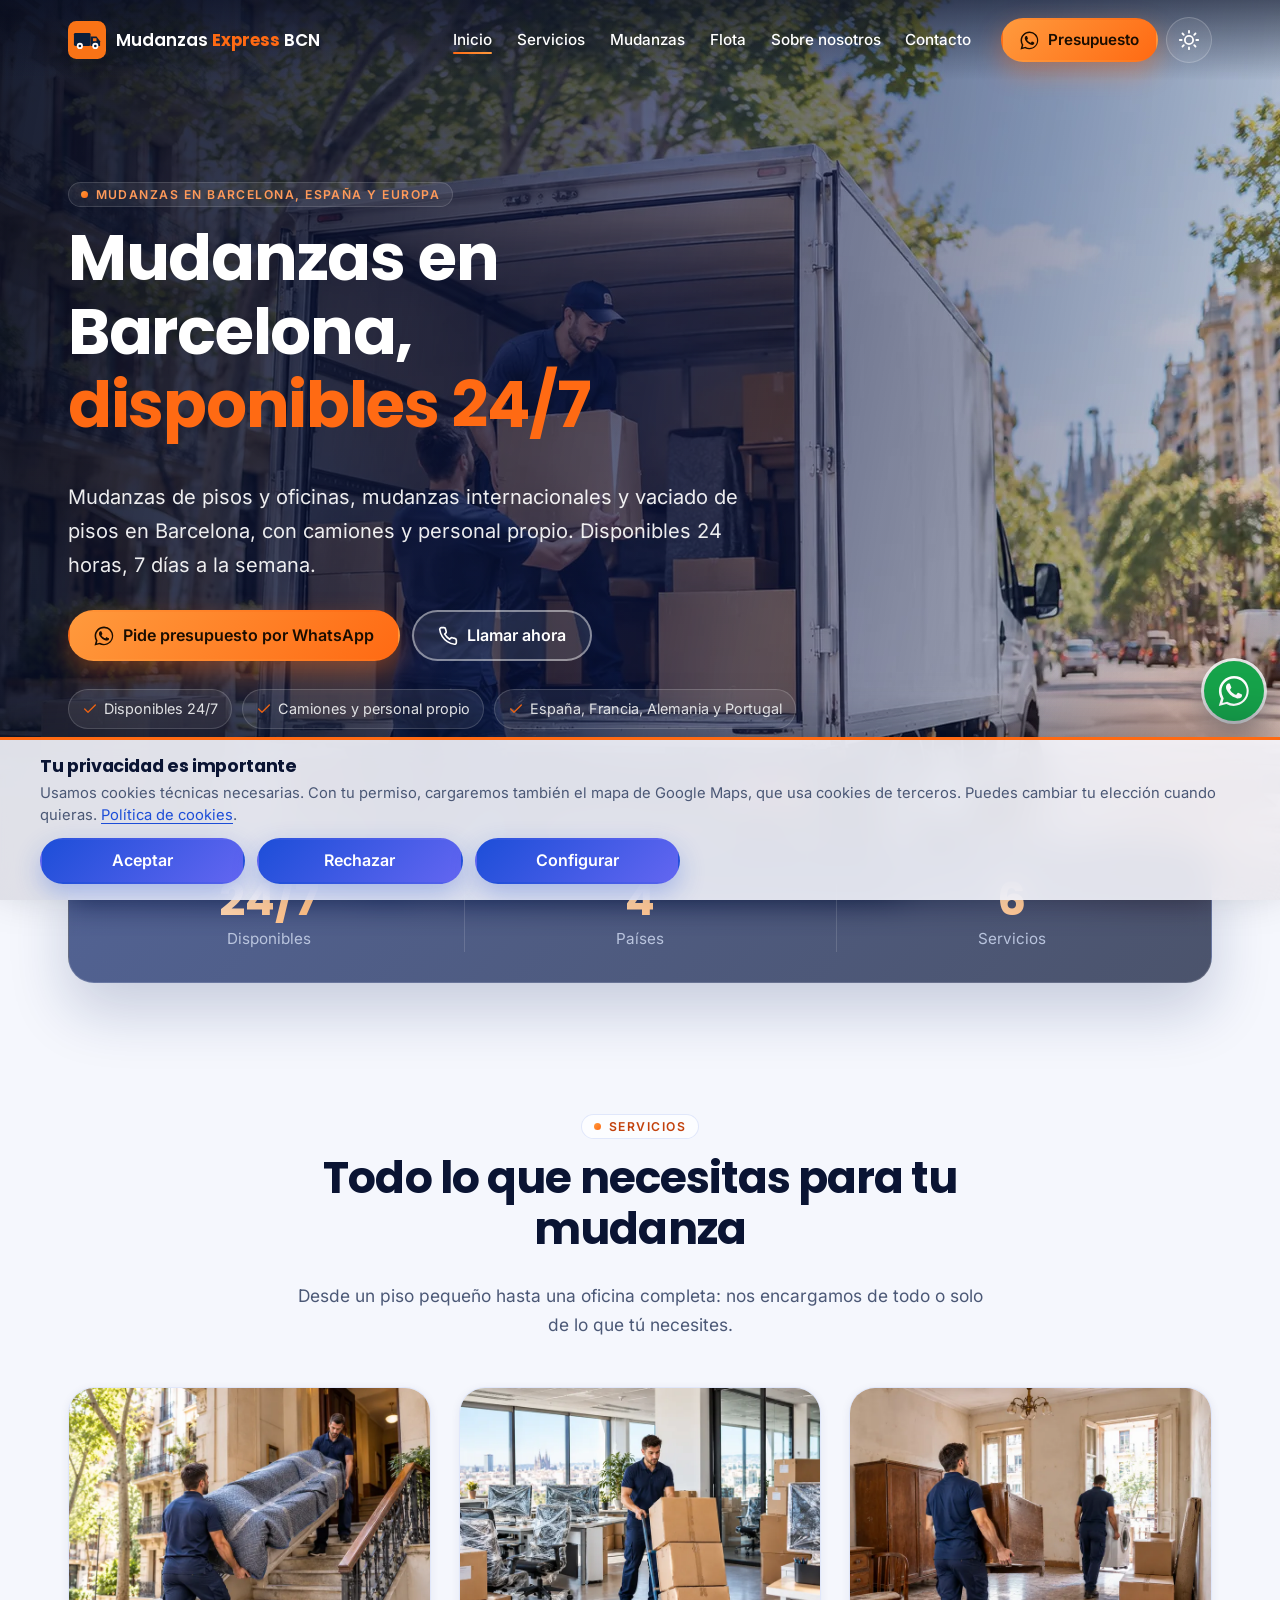
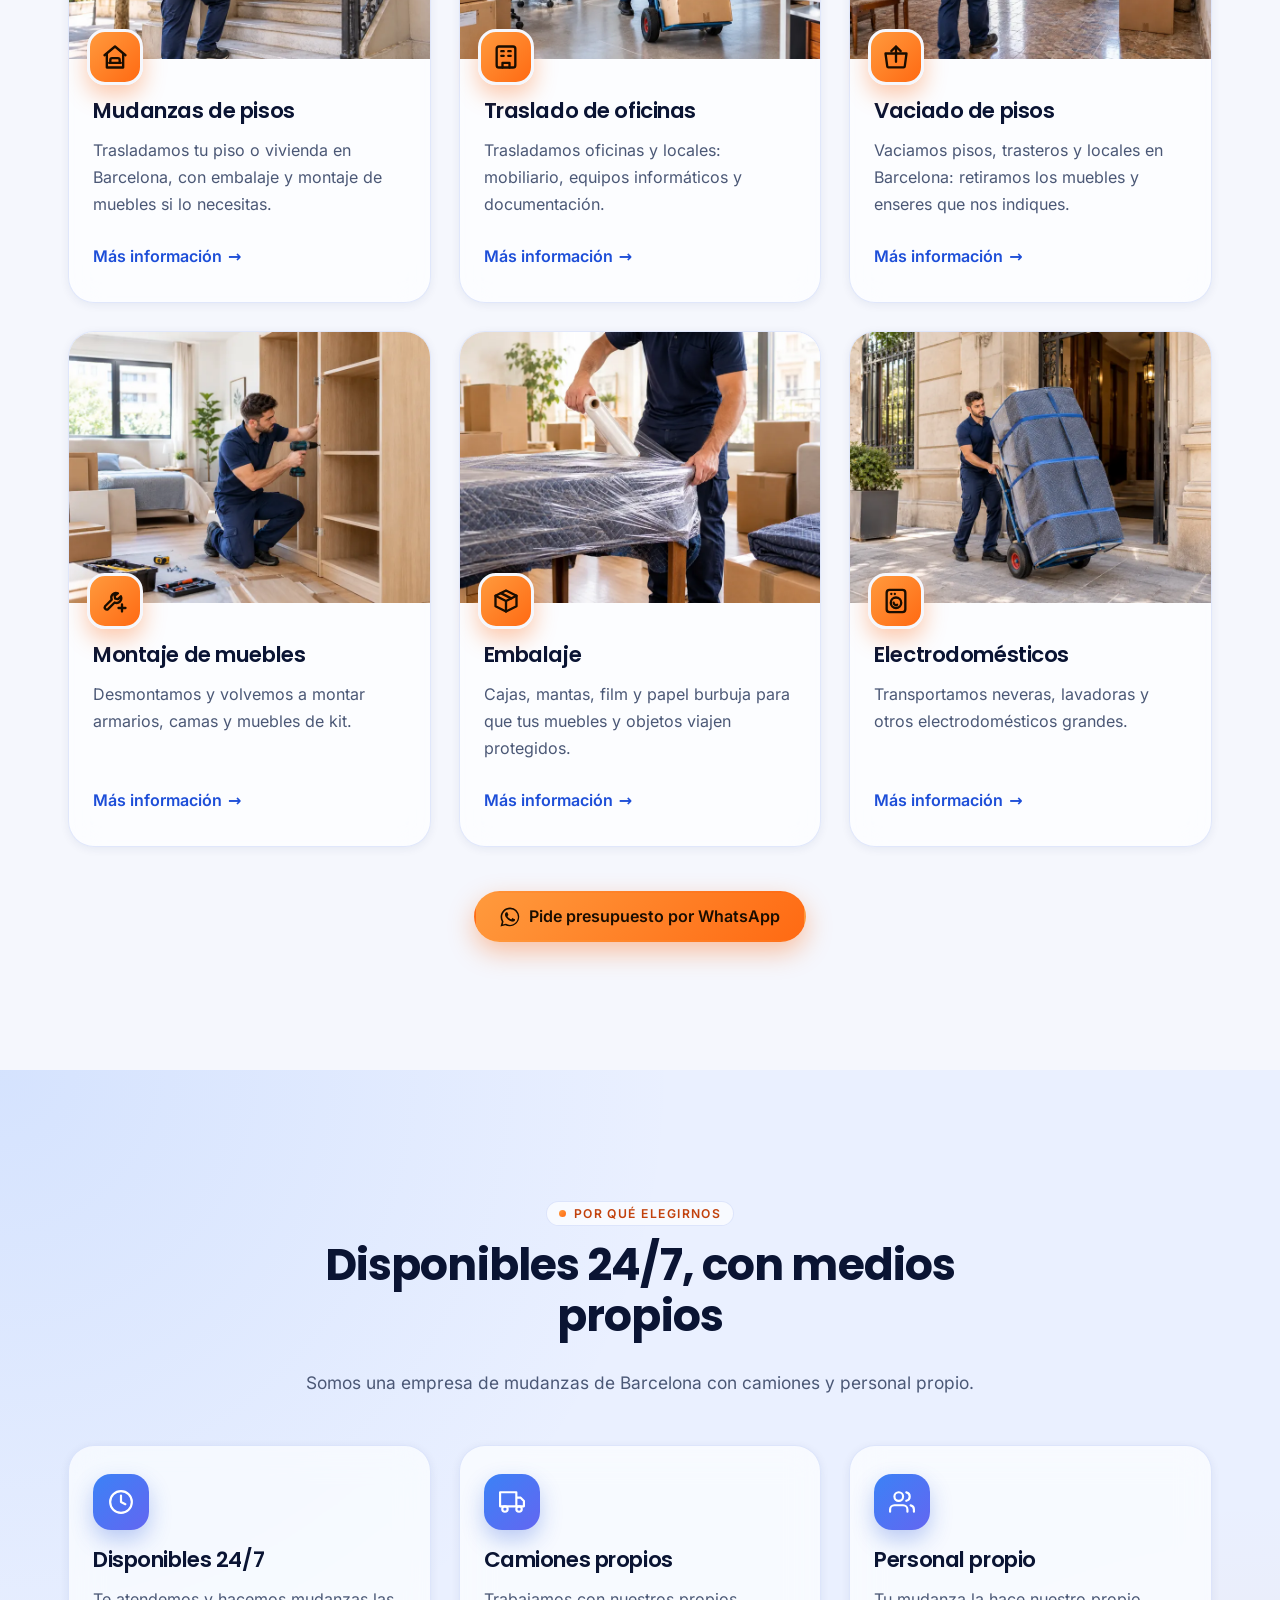
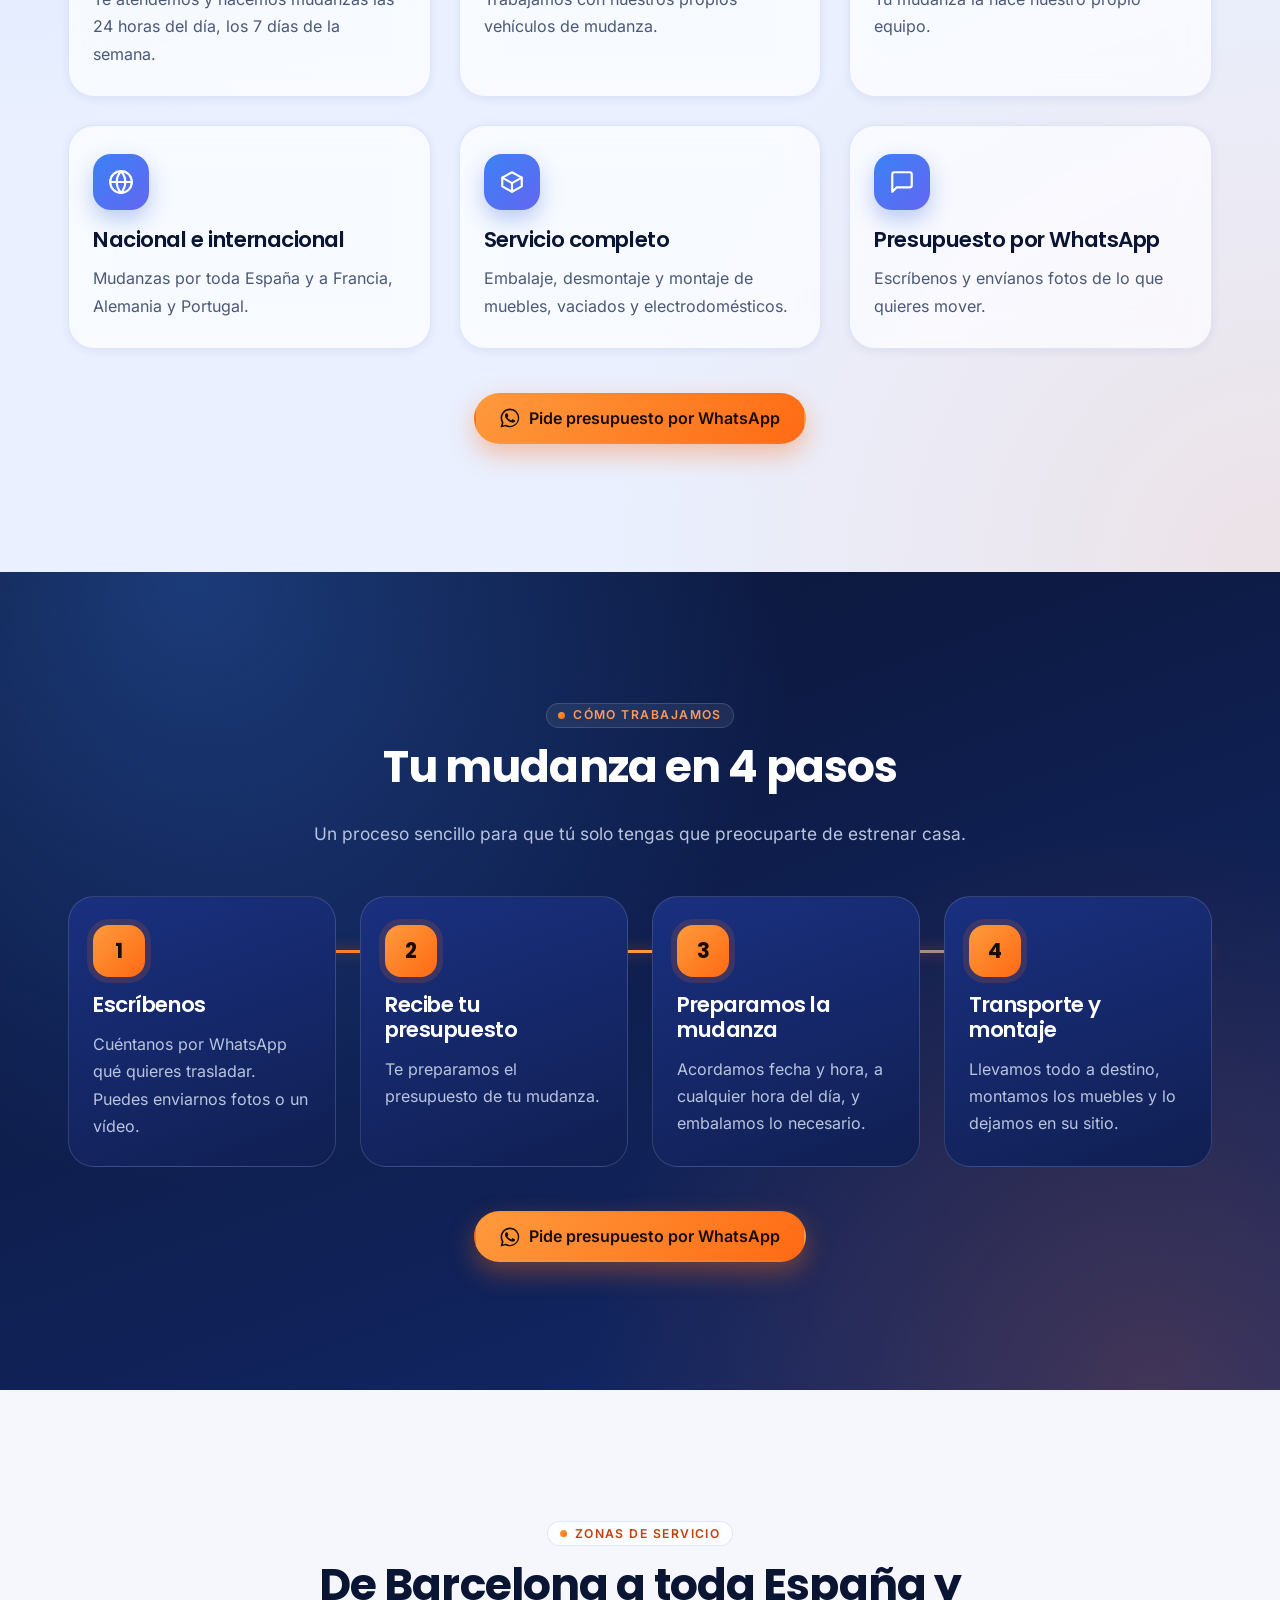
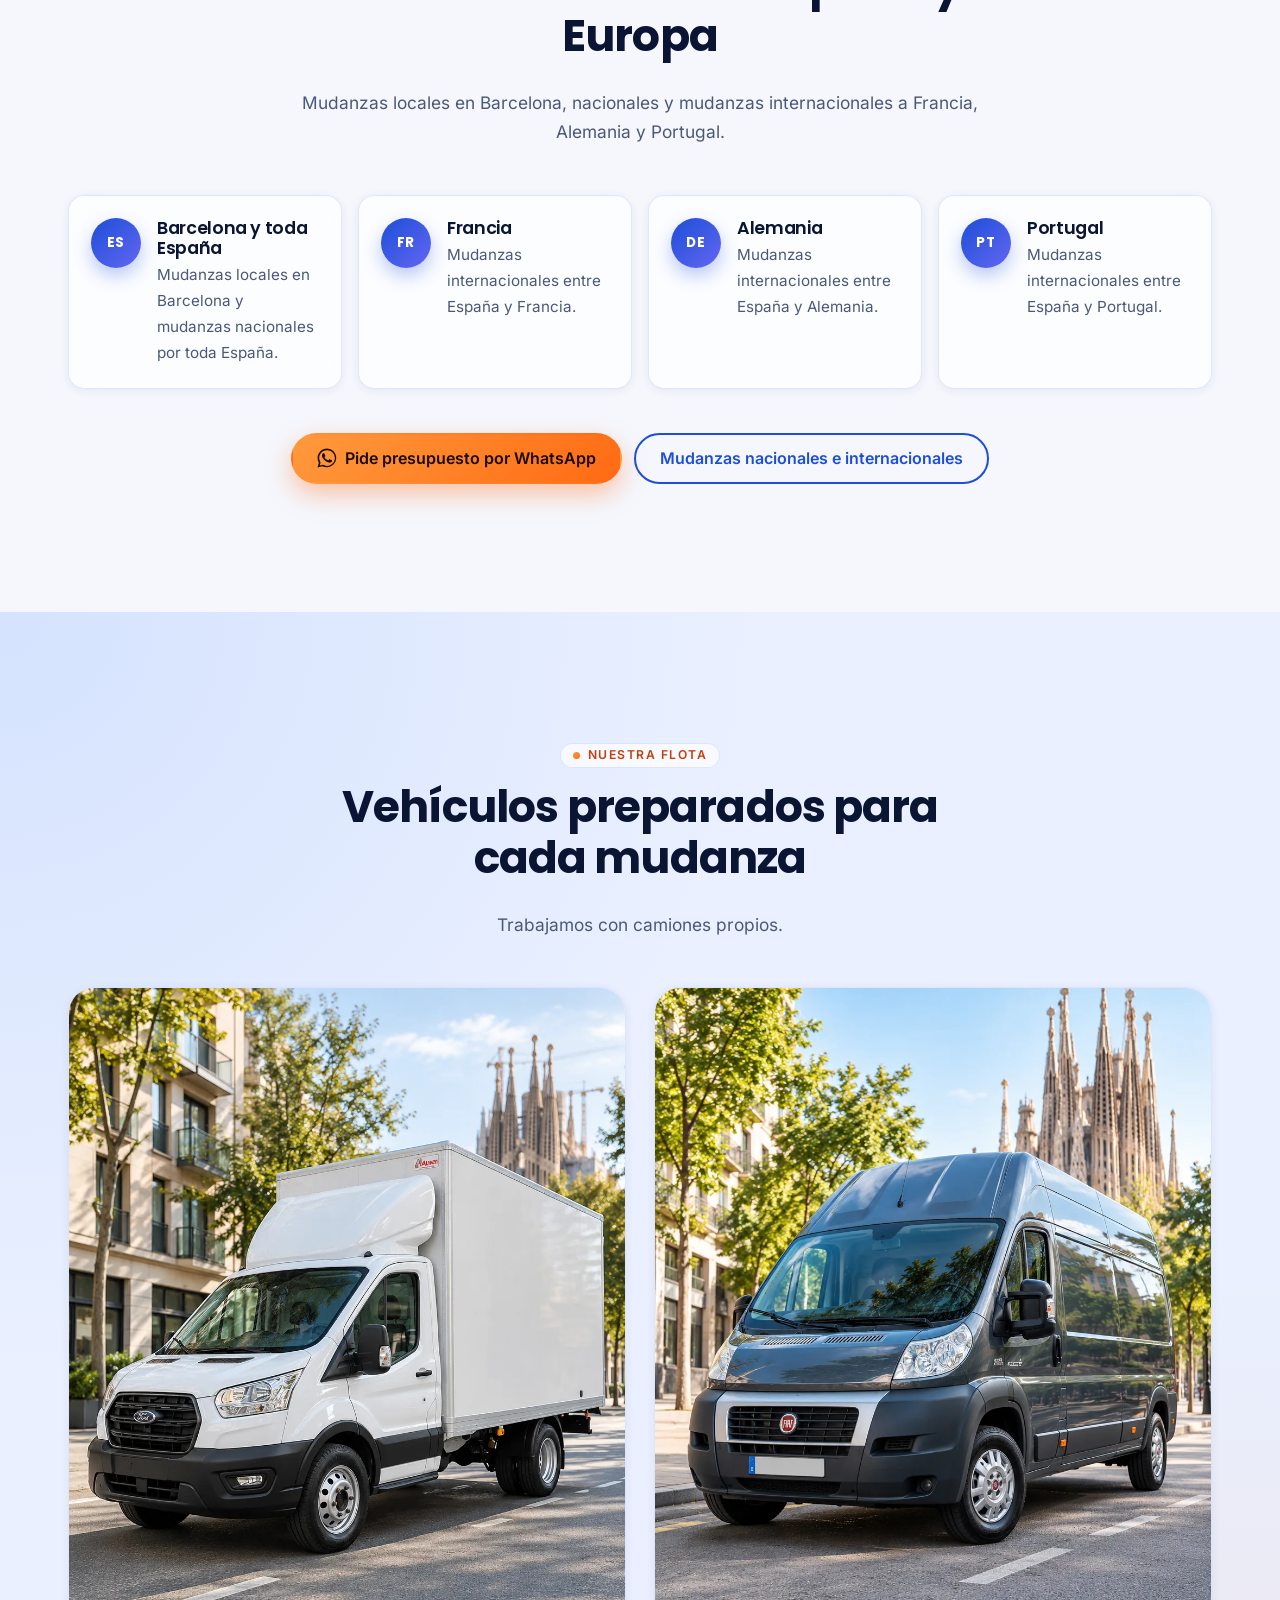
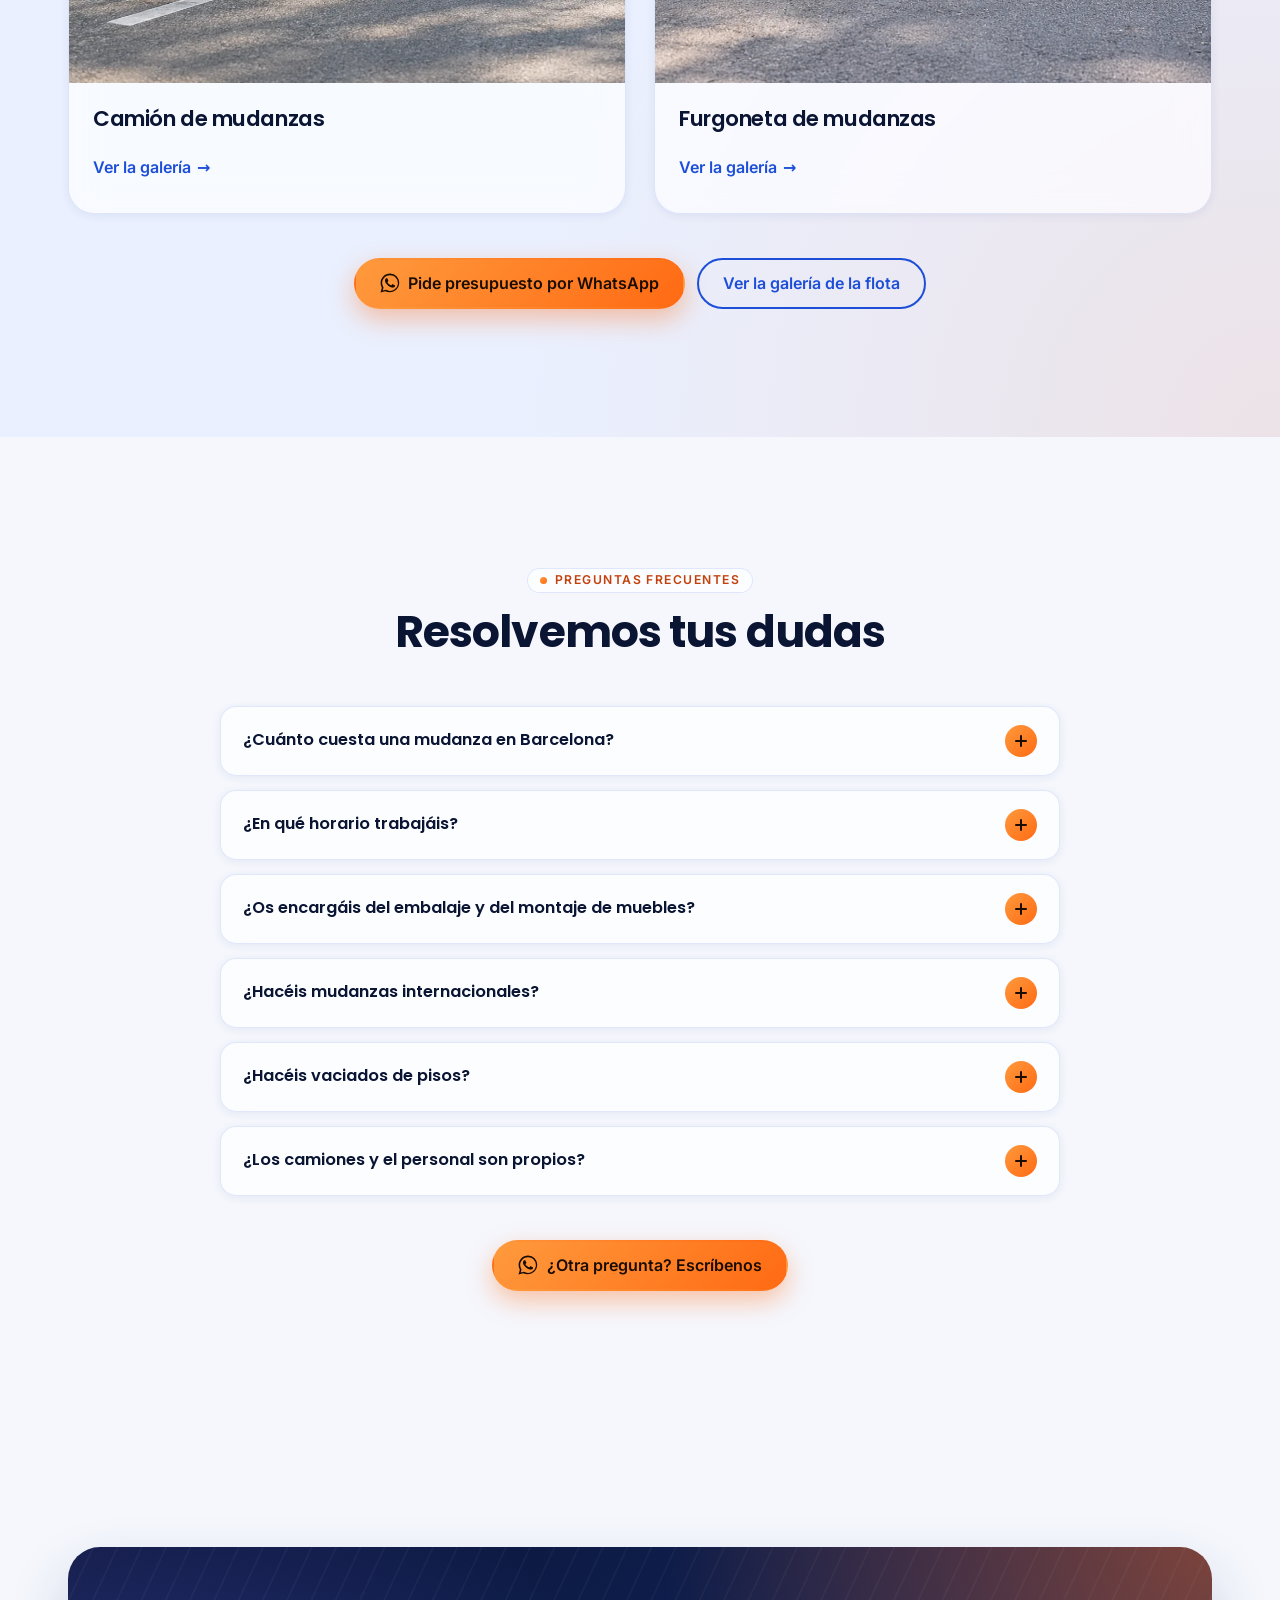
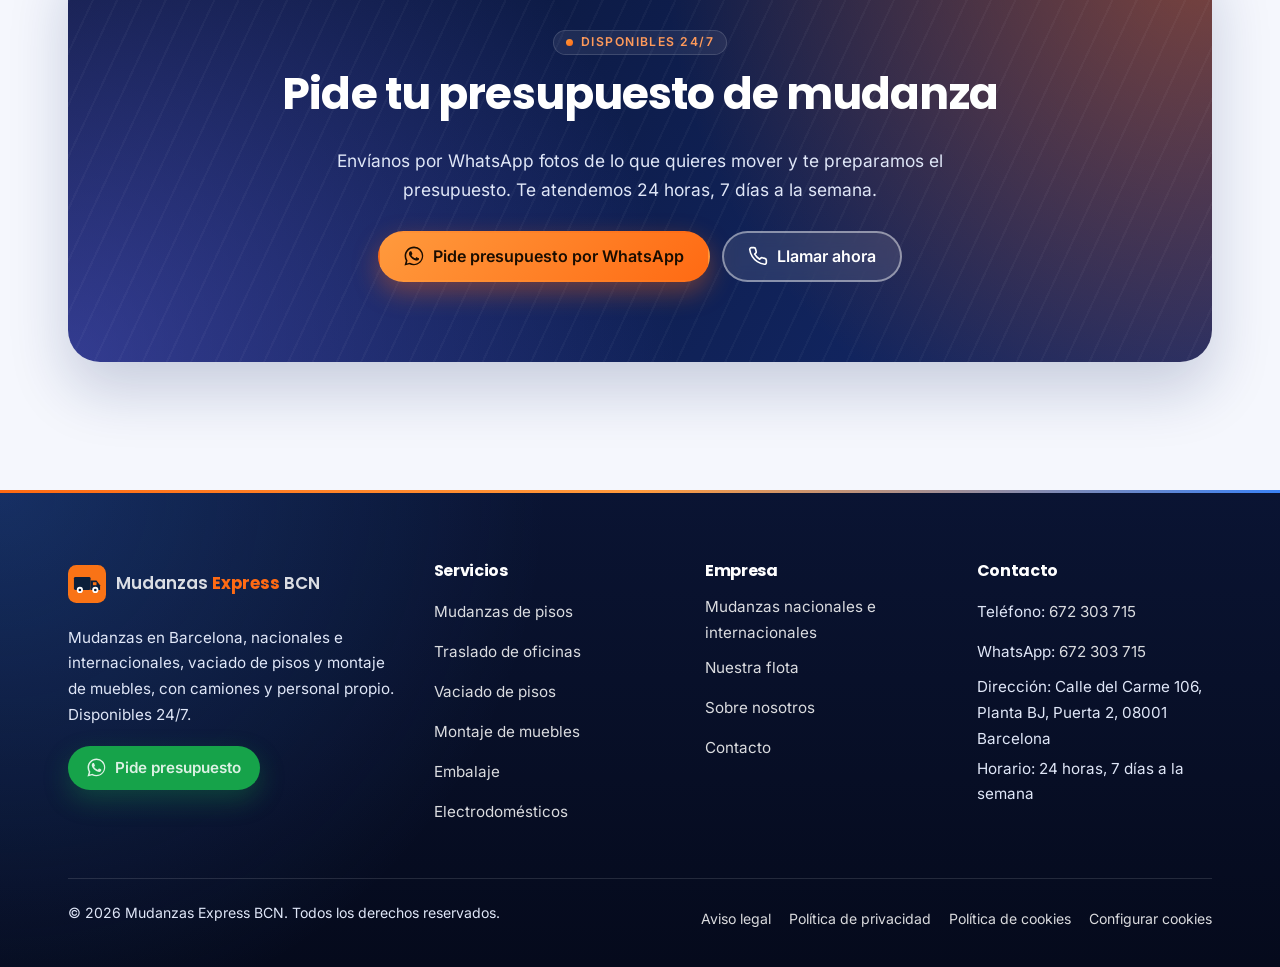
<file: WEB MUDANZAS/index.html>
<!DOCTYPE html>
<html lang="es">
<head>
<meta charset="utf-8">
<meta name="viewport" content="width=device-width, initial-scale=1">
<title>Mudanzas en Barcelona | Mudanzas Express BCN – Nacionales e internacionales</title>
<meta name="description" content="Empresa de mudanzas en Barcelona: pisos, oficinas, vaciado de pisos y mudanzas internacionales a Francia, Alemania y Portugal. Disponibles 24/7.">
<meta name="robots" content="index, follow, max-image-preview:large">
<link rel="canonical" href="https://www.mudanzasexpressbcn.es/">
<meta name="theme-color" content="#0a1433">
<meta property="og:type" content="website">
<meta property="og:site_name" content="Mudanzas Express BCN">
<meta property="og:locale" content="es_ES">
<meta property="og:title" content="Mudanzas en Barcelona | Mudanzas Express BCN – Nacionales e internacionales">
<meta property="og:description" content="Empresa de mudanzas en Barcelona: pisos, oficinas, vaciado de pisos y mudanzas internacionales a Francia, Alemania y Portugal. Disponibles 24/7.">
<meta property="og:url" content="https://www.mudanzasexpressbcn.es/">
<meta property="og:image" content="https://www.mudanzasexpressbcn.es/img/og-image.jpg">
<meta property="og:image:type" content="image/jpeg">
<meta property="og:image:width" content="1200">
<meta property="og:image:height" content="630">
<meta property="og:image:alt" content="Camión de Mudanzas Express BCN cargando una mudanza en Barcelona">
<meta name="twitter:card" content="summary_large_image">
<link rel="icon" href="favicon.ico" sizes="any">
<link rel="icon" href="favicon.svg" type="image/svg+xml">
<link rel="apple-touch-icon" href="img/apple-touch-icon.png">
<link rel="preload" href="fonts/inter-latin-400-normal.woff2" as="font" type="font/woff2" crossorigin>
<link rel="preload" href="fonts/poppins-latin-700-normal.woff2" as="font" type="font/woff2" crossorigin>
<link rel="stylesheet" href="css/styles.css">
<script>(function(d){d.className+=' js'+('CSSViewTransitionRule' in window?'':' no-vt');var t;try{t=localStorage.getItem('mebcn_theme')}catch(e){}d.setAttribute('data-theme',t==='dark'||t==='light'?t:(matchMedia('(prefers-color-scheme: dark)').matches?'dark':'light'));try{var r=document.referrer&&new URL(document.referrer).origin===location.origin;if(!r&&!matchMedia('(prefers-reduced-motion: reduce)').matches)d.className+=' show-loader'}catch(e){}})(document.documentElement)</script>
<script type="application/ld+json">{"@context":"https://schema.org","@type":"MovingCompany","@id":"https://www.mudanzasexpressbcn.es/#empresa","name":"Mudanzas Express BCN","url":"https://www.mudanzasexpressbcn.es/","logo":"https://www.mudanzasexpressbcn.es/img/icon-512.png","image":["https://www.mudanzasexpressbcn.es/img/og-image.jpg","https://www.mudanzasexpressbcn.es/img/camion1.webp","https://www.mudanzasexpressbcn.es/img/empresa.webp"],"description":"Empresa de mudanzas en Barcelona con camiones y personal propio, disponible 24 horas, 7 días a la semana: mudanzas de pisos y oficinas, mudanzas nacionales e internacionales (Francia, Alemania y Portugal), vaciado de pisos, montaje de muebles y embalaje.","telephone":"+34 672 303 715","openingHoursSpecification":{"@type":"OpeningHoursSpecification","dayOfWeek":["Monday","Tuesday","Wednesday","Thursday","Friday","Saturday","Sunday"],"opens":"00:00","closes":"23:59"},"address":{"@type":"PostalAddress","streetAddress":"Calle del Carme 106, Planta BJ, Puerta 2","postalCode":"08001","addressLocality":"Barcelona","addressRegion":"Cataluña","addressCountry":"ES"},"areaServed":[{"@type":"City","name":"Barcelona"},{"@type":"Country","name":"España"},{"@type":"Country","name":"Francia"},{"@type":"Country","name":"Alemania"},{"@type":"Country","name":"Portugal"}],"contactPoint":{"@type":"ContactPoint","telephone":"+34 672 303 715","contactType":"customer service","availableLanguage":["es"],"hoursAvailable":{"@type":"OpeningHoursSpecification","dayOfWeek":["Monday","Tuesday","Wednesday","Thursday","Friday","Saturday","Sunday"],"opens":"00:00","closes":"23:59"}},"hasOfferCatalog":{"@type":"OfferCatalog","name":"Servicios de mudanza","itemListElement":[{"@type":"Offer","itemOffered":{"@type":"Service","name":"Mudanzas de pisos en Barcelona"}},{"@type":"Offer","itemOffered":{"@type":"Service","name":"Traslado de oficinas"}},{"@type":"Offer","itemOffered":{"@type":"Service","name":"Vaciado de pisos en Barcelona"}},{"@type":"Offer","itemOffered":{"@type":"Service","name":"Montaje y desmontaje de muebles"}},{"@type":"Offer","itemOffered":{"@type":"Service","name":"Embalaje profesional"}},{"@type":"Offer","itemOffered":{"@type":"Service","name":"Transporte de electrodomésticos"}},{"@type":"Offer","itemOffered":{"@type":"Service","name":"Mudanzas nacionales"}},{"@type":"Offer","itemOffered":{"@type":"Service","name":"Mudanzas internacionales"}}]}}</script><script type="application/ld+json">{"@context":"https://schema.org","@type":"FAQPage","mainEntity":[{"@type":"Question","name":"¿Cuánto cuesta una mudanza en Barcelona?","acceptedAnswer":{"@type":"Answer","text":"Depende de lo que haya que trasladar, la distancia, los accesos (planta, ascensor, escaleras) y de si necesitas embalaje o montaje. Escríbenos por WhatsApp con fotos o un vídeo de lo que quieres mover y te preparamos el presupuesto."}},{"@type":"Question","name":"¿En qué horario trabajáis?","acceptedAnswer":{"@type":"Answer","text":"Estamos disponibles las 24 horas del día, los 7 días de la semana. Puedes escribirnos o llamarnos en cualquier momento."}},{"@type":"Question","name":"¿Os encargáis del embalaje y del montaje de muebles?","acceptedAnswer":{"@type":"Answer","text":"Sí. Podemos embalar tus cosas y desmontar y montar los muebles. Tú eliges qué servicios incluir en el presupuesto."}},{"@type":"Question","name":"¿Hacéis mudanzas internacionales?","acceptedAnswer":{"@type":"Answer","text":"Sí. Además de mudanzas por toda España, hacemos mudanzas internacionales a Francia, Alemania y Portugal."}},{"@type":"Question","name":"¿Hacéis vaciados de pisos?","acceptedAnswer":{"@type":"Answer","text":"Sí. Vaciamos pisos, trasteros y locales en Barcelona: retiramos los muebles y enseres que nos indiques y dejamos el espacio vacío."}},{"@type":"Question","name":"¿Los camiones y el personal son propios?","acceptedAnswer":{"@type":"Answer","text":"Sí. Trabajamos con nuestros propios camiones y con personal propio."}}]}</script><script src="js/main.js" defer></script><script src="js/cookies.js" defer></script>
</head>
<body>
<div class="loader" aria-hidden="true"><div class="loader__inner"><svg viewBox="0 0 32 32" aria-hidden="true" focusable="false"><rect width="32" height="32" rx="7" fill="#f97316"/><rect x="5" y="10" width="14" height="11" rx="1.2" fill="#0b1f3a"/><path d="M19 13h5l3 4v4h-8z" fill="#0b1f3a"/><path d="M21 14.5h3v2.5h-3z" fill="#f97316"/><circle cx="10" cy="21" r="2.6" fill="#fff"/><circle cx="10" cy="21" r="1.1" fill="#0b1f3a"/><circle cx="23" cy="21" r="2.6" fill="#fff"/><circle cx="23" cy="21" r="1.1" fill="#0b1f3a"/></svg><div class="loader__name"><span>Mudanzas <strong>Express</strong> BCN</span></div><div class="loader__bar"></div></div></div>
<div class="progress" aria-hidden="true"></div>
<a class="skip-link" href="#main">Saltar al contenido</a>
<header class="site-header">
  <div class="container header-inner">
    <a class="brand" href="index.html" aria-label="Mudanzas Express BCN, ir al inicio"><svg viewBox="0 0 32 32" aria-hidden="true" focusable="false"><rect width="32" height="32" rx="7" fill="#f97316"/><rect x="5" y="10" width="14" height="11" rx="1.2" fill="#0b1f3a"/><path d="M19 13h5l3 4v4h-8z" fill="#0b1f3a"/><path d="M21 14.5h3v2.5h-3z" fill="#f97316"/><circle cx="10" cy="21" r="2.6" fill="#fff"/><circle cx="10" cy="21" r="1.1" fill="#0b1f3a"/><circle cx="23" cy="21" r="2.6" fill="#fff"/><circle cx="23" cy="21" r="1.1" fill="#0b1f3a"/></svg><span>Mudanzas <strong>Express</strong> BCN</span></a>
    <nav id="site-nav" class="site-nav" aria-label="Menú principal">
      <ul><li style="--i:0"><a href="index.html" aria-current="page">Inicio</a></li><li style="--i:1"><a href="servicios.html">Servicios</a></li><li style="--i:2"><a href="mudanzas.html">Mudanzas</a></li><li style="--i:3"><a href="flota.html">Flota</a></li><li style="--i:4"><a href="sobre-nosotros.html">Sobre nosotros</a></li><li style="--i:5"><a href="contacto.html">Contacto</a></li></ul>
      <a style="--i:6" class="btn btn--accent btn--sm" href="https://wa.me/34672303715?text=Hola%2C%20quiero%20pedir%20un%20presupuesto%20de%20mudanza" target="_blank" rel="noopener"><svg viewBox="0 0 24 24" fill="currentColor" aria-hidden="true" focusable="false"><path d="M17.47 14.38c-.3-.15-1.76-.87-2.03-.97-.27-.1-.47-.15-.67.15-.2.3-.77.97-.94 1.17-.17.2-.35.22-.65.07-.3-.15-1.26-.46-2.4-1.48-.89-.79-1.49-1.77-1.66-2.07-.17-.3-.02-.46.13-.61.13-.13.3-.35.45-.52.15-.17.2-.3.3-.5.1-.2.05-.37-.02-.52-.08-.15-.67-1.62-.92-2.22-.24-.58-.49-.5-.67-.51h-.57c-.2 0-.52.07-.8.37-.27.3-1.04 1.02-1.04 2.48 0 1.46 1.07 2.88 1.21 3.07.15.2 2.1 3.2 5.08 4.49.71.31 1.26.49 1.7.63.71.23 1.36.2 1.87.12.57-.09 1.76-.72 2.01-1.41.25-.7.25-1.29.17-1.41-.07-.12-.27-.2-.57-.35zM12.05 21.5h-.01a9.4 9.4 0 0 1-4.8-1.31l-.34-.2-3.57.93.95-3.48-.22-.36a9.4 9.4 0 0 1-1.44-5.02c0-5.2 4.23-9.43 9.44-9.43 2.52 0 4.89.98 6.67 2.77a9.37 9.37 0 0 1 2.76 6.67c0 5.2-4.24 9.43-9.44 9.43zm8.03-17.46A11.3 11.3 0 0 0 12.05.72C5.79.72.7 5.8.7 12.06c0 2 .52 3.95 1.52 5.67L.6 23.28l5.68-1.49a11.3 11.3 0 0 0 5.42 1.38h.01c6.25 0 11.34-5.09 11.34-11.34 0-3.03-1.18-5.88-3.32-8.02z"/></svg>Presupuesto<span class="visually-hidden"> (se abre en una nueva pestaña)</span></a>
    </nav>
    <button class="icon-btn theme-toggle" type="button" aria-pressed="false" aria-label="Modo oscuro"><svg viewBox="0 0 24 24" fill="none" stroke="currentColor" stroke-width="2" stroke-linecap="round" stroke-linejoin="round" aria-hidden="true" focusable="false" class="icon-sun"><circle cx="12" cy="12" r="4.5"/><path d="M12 2v2M12 20v2M4.9 4.9l1.4 1.4M17.7 17.7l1.4 1.4M2 12h2M20 12h2M4.9 19.1l1.4-1.4M17.7 6.3l1.4-1.4"/></svg><svg viewBox="0 0 24 24" fill="none" stroke="currentColor" stroke-width="2" stroke-linecap="round" stroke-linejoin="round" aria-hidden="true" focusable="false" class="icon-moon"><path d="M21 12.8A9 9 0 1 1 11.2 3a7 7 0 0 0 9.8 9.8z"/></svg></button>
    <button class="icon-btn nav-toggle" type="button" aria-expanded="false" aria-controls="site-nav" aria-label="Abrir menú">
      <span class="nav-toggle__bar"></span><span class="nav-toggle__bar"></span><span class="nav-toggle__bar"></span>
    </button>
  </div>
</header>
<main id="main">
<section class="hero">
  <picture class="hero__media">
    <source media="(min-width: 768px)" srcset="img/hero-800.webp 800w, img/hero.webp 1600w" sizes="100vw" width="1600" height="900">
    <img src="img/hero-movil-800.webp" srcset="img/hero-movil-800.webp 450w, img/hero-movil.webp 941w" sizes="100vw" width="941" height="1672" alt="Dos operarios de Mudanzas Express BCN cargan cajas en un camión en una calle del Eixample de Barcelona" fetchpriority="high" decoding="async">
  </picture>
  <div class="container">
    <span class="eyebrow">Mudanzas en Barcelona, España y Europa</span>
    <h1><span class="word" style="--w:0">Mudanzas</span> <span class="word" style="--w:1">en</span> <span class="word" style="--w:2">Barcelona,</span> <span><span class="word" style="--w:3">disponibles</span> <span class="word" style="--w:4">24/7</span></span></h1>
    <p class="hero__lead">Mudanzas de pisos y oficinas, mudanzas internacionales y vaciado de pisos en Barcelona, con camiones y personal propio. Disponibles 24 horas, 7 días a la semana.</p>
    <div class="btn-row"><a class="btn btn--accent btn--shine" href="https://wa.me/34672303715?text=Hola%2C%20quiero%20pedir%20un%20presupuesto%20de%20mudanza" target="_blank" rel="noopener"><svg viewBox="0 0 24 24" fill="currentColor" aria-hidden="true" focusable="false"><path d="M17.47 14.38c-.3-.15-1.76-.87-2.03-.97-.27-.1-.47-.15-.67.15-.2.3-.77.97-.94 1.17-.17.2-.35.22-.65.07-.3-.15-1.26-.46-2.4-1.48-.89-.79-1.49-1.77-1.66-2.07-.17-.3-.02-.46.13-.61.13-.13.3-.35.45-.52.15-.17.2-.3.3-.5.1-.2.05-.37-.02-.52-.08-.15-.67-1.62-.92-2.22-.24-.58-.49-.5-.67-.51h-.57c-.2 0-.52.07-.8.37-.27.3-1.04 1.02-1.04 2.48 0 1.46 1.07 2.88 1.21 3.07.15.2 2.1 3.2 5.08 4.49.71.31 1.26.49 1.7.63.71.23 1.36.2 1.87.12.57-.09 1.76-.72 2.01-1.41.25-.7.25-1.29.17-1.41-.07-.12-.27-.2-.57-.35zM12.05 21.5h-.01a9.4 9.4 0 0 1-4.8-1.31l-.34-.2-3.57.93.95-3.48-.22-.36a9.4 9.4 0 0 1-1.44-5.02c0-5.2 4.23-9.43 9.44-9.43 2.52 0 4.89.98 6.67 2.77a9.37 9.37 0 0 1 2.76 6.67c0 5.2-4.24 9.43-9.44 9.43zm8.03-17.46A11.3 11.3 0 0 0 12.05.72C5.79.72.7 5.8.7 12.06c0 2 .52 3.95 1.52 5.67L.6 23.28l5.68-1.49a11.3 11.3 0 0 0 5.42 1.38h.01c6.25 0 11.34-5.09 11.34-11.34 0-3.03-1.18-5.88-3.32-8.02z"/></svg>Pide presupuesto por WhatsApp<span class="visually-hidden"> (se abre en una nueva pestaña)</span></a><a class="btn btn--ghost" href="tel:+34672303715"><svg viewBox="0 0 24 24" fill="none" stroke="currentColor" stroke-width="2" stroke-linecap="round" stroke-linejoin="round" aria-hidden="true" focusable="false"><path d="M22 16.9v3a2 2 0 0 1-2.2 2 19.8 19.8 0 0 1-8.6-3.1 19.5 19.5 0 0 1-6-6A19.8 19.8 0 0 1 2.1 4.2 2 2 0 0 1 4.1 2h3a2 2 0 0 1 2 1.7c.1.9.4 1.8.7 2.7a2 2 0 0 1-.5 2.1L8 9.8a16 16 0 0 0 6 6l1.3-1.3a2 2 0 0 1 2.1-.4c.9.3 1.8.6 2.7.7a2 2 0 0 1 1.7 2z"/></svg>Llamar ahora</a></div>
    <ul class="hero__badges">
      <li><svg viewBox="0 0 24 24" fill="none" stroke="currentColor" stroke-width="2" stroke-linecap="round" stroke-linejoin="round" aria-hidden="true" focusable="false"><path d="M20 6 9 17l-5-5"/></svg>Disponibles 24/7</li>
      <li><svg viewBox="0 0 24 24" fill="none" stroke="currentColor" stroke-width="2" stroke-linecap="round" stroke-linejoin="round" aria-hidden="true" focusable="false"><path d="M20 6 9 17l-5-5"/></svg>Camiones y personal propio</li>
      <li><svg viewBox="0 0 24 24" fill="none" stroke="currentColor" stroke-width="2" stroke-linecap="round" stroke-linejoin="round" aria-hidden="true" focusable="false"><path d="M20 6 9 17l-5-5"/></svg>España, Francia, Alemania y Portugal</li>
    </ul>
  </div>
  <a class="scroll-cue" href="#servicios">Desliza hacia abajo<svg viewBox="0 0 24 24" fill="none" stroke="currentColor" stroke-width="2" stroke-linecap="round" stroke-linejoin="round" aria-hidden="true" focusable="false"><path d="m6 9 6 6 6-6"/></svg></a>
</section>
<section class="stats-band" aria-label="Mudanzas Express BCN en cifras">
  <div class="container">
    <ul class="stats reveal reveal--scale">
      <li class="stat"><span class="stat__num" data-count="24" data-suffix="/7" aria-hidden="true">24/7</span><span class="stat__label"><span class="visually-hidden">24/7: </span>Disponibles</span></li>
      <li class="stat"><span class="stat__num" data-count="4" aria-hidden="true">4</span><span class="stat__label"><span class="visually-hidden">4 </span>Países</span></li>
      <li class="stat"><span class="stat__num" data-count="6" aria-hidden="true">6</span><span class="stat__label"><span class="visually-hidden">6 </span>Servicios</span></li>
    </ul>
  </div>
</section>
<section class="section" id="servicios" aria-labelledby="servicios-titulo">
  <div class="container">
    <div class="section-head reveal">
      <span class="eyebrow">Servicios</span>
      <h2 id="servicios-titulo">Todo lo que necesitas para tu mudanza</h2>
      <p>Desde un piso pequeño hasta una oficina completa: nos encargamos de todo o solo de lo que tú necesites.</p>
    </div>
    <div class="grid grid--3">
      <article class="card card--service reveal reveal--scale" style="--delay:0.00s">
        <div class="card__media"><div class="card__clip"><img src="img/pisos-800.webp" srcset="img/pisos-800.webp 800w, img/pisos.webp 1448w" sizes="(min-width: 992px) 33vw, (min-width: 640px) 50vw, 100vw" width="1448" height="1086" alt="Dos operarios bajan un sofá protegido con mantas por la escalera de un edificio de Barcelona" loading="lazy" decoding="async"></div><span class="card__icon"><svg viewBox="0 0 24 24" fill="none" stroke="currentColor" stroke-width="2" stroke-linecap="round" stroke-linejoin="round" aria-hidden="true" focusable="false"><path d="M3 10.5 12 3l9 7.5"/><path d="M5 9.5V21h14V9.5"/><path d="M8 17v-2.5A1.5 1.5 0 0 1 9.5 13h5a1.5 1.5 0 0 1 1.5 1.5V17"/><path d="M7 17h10"/></svg></span></div>
        <div class="card__body"><h3>Mudanzas de pisos</h3><p>Trasladamos tu piso o vivienda en Barcelona, con embalaje y montaje de muebles si lo necesitas.</p><a class="card__link" href="servicios.html#pisos">Más información<span class="visually-hidden"> sobre mudanzas de pisos</span></a></div>
      </article><article class="card card--service reveal reveal--scale" style="--delay:0.08s">
        <div class="card__media"><div class="card__clip"><img src="img/oficinas-800.webp" srcset="img/oficinas-800.webp 800w, img/oficinas.webp 1448w" sizes="(min-width: 992px) 33vw, (min-width: 640px) 50vw, 100vw" width="1448" height="1086" alt="Operario trasladando cajas con una carretilla en una oficina con los equipos protegidos" loading="lazy" decoding="async"></div><span class="card__icon"><svg viewBox="0 0 24 24" fill="none" stroke="currentColor" stroke-width="2" stroke-linecap="round" stroke-linejoin="round" aria-hidden="true" focusable="false"><rect x="4" y="3" width="16" height="18" rx="2"/><path d="M9 21v-4h6v4"/><path d="M8 7h2M14 7h2M8 11h2M14 11h2"/></svg></span></div>
        <div class="card__body"><h3>Traslado de oficinas</h3><p>Trasladamos oficinas y locales: mobiliario, equipos informáticos y documentación.</p><a class="card__link" href="servicios.html#oficinas">Más información<span class="visually-hidden"> sobre traslado de oficinas</span></a></div>
      </article><article class="card card--service reveal reveal--scale" style="--delay:0.16s">
        <div class="card__media"><div class="card__clip"><img src="img/vaciado-800.webp" srcset="img/vaciado-800.webp 800w, img/vaciado.webp 1448w" sizes="(min-width: 992px) 33vw, (min-width: 640px) 50vw, 100vw" width="1448" height="1086" alt="Dos operarios retiran muebles antiguos durante el vaciado de un piso" loading="lazy" decoding="async"></div><span class="card__icon"><svg viewBox="0 0 24 24" fill="none" stroke="currentColor" stroke-width="2" stroke-linecap="round" stroke-linejoin="round" aria-hidden="true" focusable="false"><path d="M3 9h18l-1.5 11a1 1 0 0 1-1 .9h-13a1 1 0 0 1-1-.9z"/><path d="M12 16V3M8 7l4-4 4 4"/></svg></span></div>
        <div class="card__body"><h3>Vaciado de pisos</h3><p>Vaciamos pisos, trasteros y locales en Barcelona: retiramos los muebles y enseres que nos indiques.</p><a class="card__link" href="servicios.html#vaciado">Más información<span class="visually-hidden"> sobre vaciado de pisos</span></a></div>
      </article><article class="card card--service reveal reveal--scale" style="--delay:0.00s">
        <div class="card__media"><div class="card__clip"><img src="img/montaje-800.webp" srcset="img/montaje-800.webp 800w, img/montaje.webp 1448w" sizes="(min-width: 992px) 33vw, (min-width: 640px) 50vw, 100vw" width="1448" height="1086" alt="Operario montando un armario con un taladro en un dormitorio" loading="lazy" decoding="async"></div><span class="card__icon"><svg viewBox="0 0 24 24" fill="none" stroke="currentColor" stroke-width="2" stroke-linecap="round" stroke-linejoin="round" aria-hidden="true" focusable="false"><path d="M14.5 5.5a4 4 0 0 0-5.3 5.3L3.5 16.5a1.8 1.8 0 0 0 2.5 2.5l5.7-5.7a4 4 0 0 0 5.3-5.3l-2.4 2.4-2.5-.4-.4-2.5z"/><path d="M18 15v6M15 18h6"/></svg></span></div>
        <div class="card__body"><h3>Montaje de muebles</h3><p>Desmontamos y volvemos a montar armarios, camas y muebles de kit.</p><a class="card__link" href="servicios.html#montaje">Más información<span class="visually-hidden"> sobre montaje de muebles</span></a></div>
      </article><article class="card card--service reveal reveal--scale" style="--delay:0.08s">
        <div class="card__media"><div class="card__clip"><img src="img/embalaje-800.webp" srcset="img/embalaje-800.webp 800w, img/embalaje.webp 1448w" sizes="(min-width: 992px) 33vw, (min-width: 640px) 50vw, 100vw" width="1448" height="1086" alt="Operario envolviendo un mueble con mantas y film protector" loading="lazy" decoding="async"></div><span class="card__icon"><svg viewBox="0 0 24 24" fill="none" stroke="currentColor" stroke-width="2" stroke-linecap="round" stroke-linejoin="round" aria-hidden="true" focusable="false"><path d="M3 7.5 12 3l9 4.5v9L12 21l-9-4.5z"/><path d="m3 7.5 9 4.5 9-4.5M12 12v9"/><path d="m7.5 5.25 9 4.5"/></svg></span></div>
        <div class="card__body"><h3>Embalaje</h3><p>Cajas, mantas, film y papel burbuja para que tus muebles y objetos viajen protegidos.</p><a class="card__link" href="servicios.html#embalaje">Más información<span class="visually-hidden"> sobre embalaje</span></a></div>
      </article><article class="card card--service reveal reveal--scale" style="--delay:0.16s">
        <div class="card__media"><div class="card__clip"><img src="img/electrodomesticos-800.webp" srcset="img/electrodomesticos-800.webp 800w, img/electrodomesticos.webp 1448w" sizes="(min-width: 992px) 33vw, (min-width: 640px) 50vw, 100vw" width="1448" height="1086" alt="Operario sacando un electrodoméstico protegido con una carretilla de un portal" loading="lazy" decoding="async"></div><span class="card__icon"><svg viewBox="0 0 24 24" fill="none" stroke="currentColor" stroke-width="2" stroke-linecap="round" stroke-linejoin="round" aria-hidden="true" focusable="false"><rect x="4" y="2.5" width="16" height="19" rx="2.5"/><circle cx="12" cy="13.5" r="4.5"/><path d="M8 6h.01M11 6h.01"/><path d="M10 13.5a2 2 0 0 0 3 1.7"/></svg></span></div>
        <div class="card__body"><h3>Electrodomésticos</h3><p>Transportamos neveras, lavadoras y otros electrodomésticos grandes.</p><a class="card__link" href="servicios.html#electrodomesticos">Más información<span class="visually-hidden"> sobre electrodomésticos</span></a></div>
      </article>
    </div>
    <div class="section-cta"><a class="btn btn--accent" href="https://wa.me/34672303715?text=Hola%2C%20quiero%20pedir%20un%20presupuesto%20de%20mudanza" target="_blank" rel="noopener"><svg viewBox="0 0 24 24" fill="currentColor" aria-hidden="true" focusable="false"><path d="M17.47 14.38c-.3-.15-1.76-.87-2.03-.97-.27-.1-.47-.15-.67.15-.2.3-.77.97-.94 1.17-.17.2-.35.22-.65.07-.3-.15-1.26-.46-2.4-1.48-.89-.79-1.49-1.77-1.66-2.07-.17-.3-.02-.46.13-.61.13-.13.3-.35.45-.52.15-.17.2-.3.3-.5.1-.2.05-.37-.02-.52-.08-.15-.67-1.62-.92-2.22-.24-.58-.49-.5-.67-.51h-.57c-.2 0-.52.07-.8.37-.27.3-1.04 1.02-1.04 2.48 0 1.46 1.07 2.88 1.21 3.07.15.2 2.1 3.2 5.08 4.49.71.31 1.26.49 1.7.63.71.23 1.36.2 1.87.12.57-.09 1.76-.72 2.01-1.41.25-.7.25-1.29.17-1.41-.07-.12-.27-.2-.57-.35zM12.05 21.5h-.01a9.4 9.4 0 0 1-4.8-1.31l-.34-.2-3.57.93.95-3.48-.22-.36a9.4 9.4 0 0 1-1.44-5.02c0-5.2 4.23-9.43 9.44-9.43 2.52 0 4.89.98 6.67 2.77a9.37 9.37 0 0 1 2.76 6.67c0 5.2-4.24 9.43-9.44 9.43zm8.03-17.46A11.3 11.3 0 0 0 12.05.72C5.79.72.7 5.8.7 12.06c0 2 .52 3.95 1.52 5.67L.6 23.28l5.68-1.49a11.3 11.3 0 0 0 5.42 1.38h.01c6.25 0 11.34-5.09 11.34-11.34 0-3.03-1.18-5.88-3.32-8.02z"/></svg>Pide presupuesto por WhatsApp<span class="visually-hidden"> (se abre en una nueva pestaña)</span></a></div>
  </div>
</section>
<section class="section section--alt" aria-labelledby="porque-titulo">
  <div class="container">
    <div class="section-head reveal">
      <span class="eyebrow">Por qué elegirnos</span>
      <h2 id="porque-titulo">Disponibles 24/7, con medios propios</h2>
      <p>Somos una empresa de mudanzas de Barcelona con camiones y personal propio.</p>
    </div>
    <div class="grid grid--3">
      <div class="feature reveal reveal--scale"><div class="icon-badge"><svg viewBox="0 0 24 24" fill="none" stroke="currentColor" stroke-width="2" stroke-linecap="round" stroke-linejoin="round" aria-hidden="true" focusable="false"><circle cx="12" cy="12" r="10"/><path d="M12 6v6l4 2"/></svg></div><h3>Disponibles 24/7</h3><p>Te atendemos y hacemos mudanzas las 24 horas del día, los 7 días de la semana.</p></div>
      <div class="feature reveal reveal--scale" style="--delay:0.08s"><div class="icon-badge"><svg viewBox="0 0 24 24" fill="none" stroke="currentColor" stroke-width="2" stroke-linecap="round" stroke-linejoin="round" aria-hidden="true" focusable="false"><path d="M1 3h15v13H1zM16 8h4l3 3v5h-7z"/><circle cx="5.5" cy="18.5" r="2.5"/><circle cx="18.5" cy="18.5" r="2.5"/></svg></div><h3>Camiones propios</h3><p>Trabajamos con nuestros propios vehículos de mudanza.</p></div>
      <div class="feature reveal reveal--scale" style="--delay:0.16s"><div class="icon-badge"><svg viewBox="0 0 24 24" fill="none" stroke="currentColor" stroke-width="2" stroke-linecap="round" stroke-linejoin="round" aria-hidden="true" focusable="false"><path d="M17 21v-2a4 4 0 0 0-4-4H5a4 4 0 0 0-4 4v2"/><circle cx="9" cy="7" r="4"/><path d="M23 21v-2a4 4 0 0 0-3-3.9M16 3.1a4 4 0 0 1 0 7.8"/></svg></div><h3>Personal propio</h3><p>Tu mudanza la hace nuestro propio equipo.</p></div>
      <div class="feature reveal reveal--scale"><div class="icon-badge"><svg viewBox="0 0 24 24" fill="none" stroke="currentColor" stroke-width="2" stroke-linecap="round" stroke-linejoin="round" aria-hidden="true" focusable="false"><circle cx="12" cy="12" r="10"/><path d="M2 12h20M12 2a15.3 15.3 0 0 1 4 10 15.3 15.3 0 0 1-4 10 15.3 15.3 0 0 1-4-10 15.3 15.3 0 0 1 4-10z"/></svg></div><h3>Nacional e internacional</h3><p>Mudanzas por toda España y a Francia, Alemania y Portugal.</p></div>
      <div class="feature reveal reveal--scale" style="--delay:0.08s"><div class="icon-badge"><svg viewBox="0 0 24 24" fill="none" stroke="currentColor" stroke-width="2" stroke-linecap="round" stroke-linejoin="round" aria-hidden="true" focusable="false"><path d="M21 8 12 3 3 8v8l9 5 9-5z"/><path d="m3 8 9 5 9-5M12 13v8"/></svg></div><h3>Servicio completo</h3><p>Embalaje, desmontaje y montaje de muebles, vaciados y electrodomésticos.</p></div>
      <div class="feature reveal reveal--scale" style="--delay:0.16s"><div class="icon-badge"><svg viewBox="0 0 24 24" fill="none" stroke="currentColor" stroke-width="2" stroke-linecap="round" stroke-linejoin="round" aria-hidden="true" focusable="false"><path d="M21 15a2 2 0 0 1-2 2H7l-4 4V5a2 2 0 0 1 2-2h14a2 2 0 0 1 2 2z"/></svg></div><h3>Presupuesto por WhatsApp</h3><p>Escríbenos y envíanos fotos de lo que quieres mover.</p></div>
    </div>
    <div class="section-cta"><a class="btn btn--accent" href="https://wa.me/34672303715?text=Hola%2C%20quiero%20pedir%20un%20presupuesto%20de%20mudanza" target="_blank" rel="noopener"><svg viewBox="0 0 24 24" fill="currentColor" aria-hidden="true" focusable="false"><path d="M17.47 14.38c-.3-.15-1.76-.87-2.03-.97-.27-.1-.47-.15-.67.15-.2.3-.77.97-.94 1.17-.17.2-.35.22-.65.07-.3-.15-1.26-.46-2.4-1.48-.89-.79-1.49-1.77-1.66-2.07-.17-.3-.02-.46.13-.61.13-.13.3-.35.45-.52.15-.17.2-.3.3-.5.1-.2.05-.37-.02-.52-.08-.15-.67-1.62-.92-2.22-.24-.58-.49-.5-.67-.51h-.57c-.2 0-.52.07-.8.37-.27.3-1.04 1.02-1.04 2.48 0 1.46 1.07 2.88 1.21 3.07.15.2 2.1 3.2 5.08 4.49.71.31 1.26.49 1.7.63.71.23 1.36.2 1.87.12.57-.09 1.76-.72 2.01-1.41.25-.7.25-1.29.17-1.41-.07-.12-.27-.2-.57-.35zM12.05 21.5h-.01a9.4 9.4 0 0 1-4.8-1.31l-.34-.2-3.57.93.95-3.48-.22-.36a9.4 9.4 0 0 1-1.44-5.02c0-5.2 4.23-9.43 9.44-9.43 2.52 0 4.89.98 6.67 2.77a9.37 9.37 0 0 1 2.76 6.67c0 5.2-4.24 9.43-9.44 9.43zm8.03-17.46A11.3 11.3 0 0 0 12.05.72C5.79.72.7 5.8.7 12.06c0 2 .52 3.95 1.52 5.67L.6 23.28l5.68-1.49a11.3 11.3 0 0 0 5.42 1.38h.01c6.25 0 11.34-5.09 11.34-11.34 0-3.03-1.18-5.88-3.32-8.02z"/></svg>Pide presupuesto por WhatsApp<span class="visually-hidden"> (se abre en una nueva pestaña)</span></a></div>
  </div>
</section>
<section class="section section--dark" aria-labelledby="pasos-titulo">
  <div class="container">
    <div class="section-head reveal">
      <span class="eyebrow">Cómo trabajamos</span>
      <h2 id="pasos-titulo">Tu mudanza en 4 pasos</h2>
      <p>Un proceso sencillo para que tú solo tengas que preocuparte de estrenar casa.</p>
    </div>
    <ol class="steps">
      <li class="step reveal"><h3>Escríbenos</h3><p>Cuéntanos por WhatsApp qué quieres trasladar. Puedes enviarnos fotos o un vídeo.</p></li>
      <li class="step reveal" style="--delay:.08s"><h3>Recibe tu presupuesto</h3><p>Te preparamos el presupuesto de tu mudanza.</p></li>
      <li class="step reveal" style="--delay:.16s"><h3>Preparamos la mudanza</h3><p>Acordamos fecha y hora, a cualquier hora del día, y embalamos lo necesario.</p></li>
      <li class="step reveal" style="--delay:.24s"><h3>Transporte y montaje</h3><p>Llevamos todo a destino, montamos los muebles y lo dejamos en su sitio.</p></li>
    </ol>
    <div class="section-cta"><a class="btn btn--accent" href="https://wa.me/34672303715?text=Hola%2C%20quiero%20pedir%20un%20presupuesto%20de%20mudanza" target="_blank" rel="noopener"><svg viewBox="0 0 24 24" fill="currentColor" aria-hidden="true" focusable="false"><path d="M17.47 14.38c-.3-.15-1.76-.87-2.03-.97-.27-.1-.47-.15-.67.15-.2.3-.77.97-.94 1.17-.17.2-.35.22-.65.07-.3-.15-1.26-.46-2.4-1.48-.89-.79-1.49-1.77-1.66-2.07-.17-.3-.02-.46.13-.61.13-.13.3-.35.45-.52.15-.17.2-.3.3-.5.1-.2.05-.37-.02-.52-.08-.15-.67-1.62-.92-2.22-.24-.58-.49-.5-.67-.51h-.57c-.2 0-.52.07-.8.37-.27.3-1.04 1.02-1.04 2.48 0 1.46 1.07 2.88 1.21 3.07.15.2 2.1 3.2 5.08 4.49.71.31 1.26.49 1.7.63.71.23 1.36.2 1.87.12.57-.09 1.76-.72 2.01-1.41.25-.7.25-1.29.17-1.41-.07-.12-.27-.2-.57-.35zM12.05 21.5h-.01a9.4 9.4 0 0 1-4.8-1.31l-.34-.2-3.57.93.95-3.48-.22-.36a9.4 9.4 0 0 1-1.44-5.02c0-5.2 4.23-9.43 9.44-9.43 2.52 0 4.89.98 6.67 2.77a9.37 9.37 0 0 1 2.76 6.67c0 5.2-4.24 9.43-9.44 9.43zm8.03-17.46A11.3 11.3 0 0 0 12.05.72C5.79.72.7 5.8.7 12.06c0 2 .52 3.95 1.52 5.67L.6 23.28l5.68-1.49a11.3 11.3 0 0 0 5.42 1.38h.01c6.25 0 11.34-5.09 11.34-11.34 0-3.03-1.18-5.88-3.32-8.02z"/></svg>Pide presupuesto por WhatsApp<span class="visually-hidden"> (se abre en una nueva pestaña)</span></a></div>
  </div>
</section>
<section class="section" aria-labelledby="zonas-titulo">
  <div class="container">
    <div class="section-head reveal">
      <span class="eyebrow">Zonas de servicio</span>
      <h2 id="zonas-titulo">De Barcelona a toda España y Europa</h2>
      <p>Mudanzas locales en Barcelona, nacionales y mudanzas internacionales a Francia, Alemania y Portugal.</p>
    </div>
    <div class="zones"><div class="zone reveal" style="--delay:0.00s"><span class="zone__flag" aria-hidden="true">ES</span><div><h3>Barcelona y toda España</h3><p>Mudanzas locales en Barcelona y mudanzas nacionales por toda España.</p></div></div><div class="zone reveal" style="--delay:0.08s"><span class="zone__flag" aria-hidden="true">FR</span><div><h3>Francia</h3><p>Mudanzas internacionales entre España y Francia.</p></div></div><div class="zone reveal" style="--delay:0.16s"><span class="zone__flag" aria-hidden="true">DE</span><div><h3>Alemania</h3><p>Mudanzas internacionales entre España y Alemania.</p></div></div><div class="zone reveal" style="--delay:0.24s"><span class="zone__flag" aria-hidden="true">PT</span><div><h3>Portugal</h3><p>Mudanzas internacionales entre España y Portugal.</p></div></div></div>
    <div class="section-cta"><div class="btn-row" style="justify-content:center"><a class="btn btn--accent" href="https://wa.me/34672303715?text=Hola%2C%20quiero%20pedir%20un%20presupuesto%20de%20mudanza" target="_blank" rel="noopener"><svg viewBox="0 0 24 24" fill="currentColor" aria-hidden="true" focusable="false"><path d="M17.47 14.38c-.3-.15-1.76-.87-2.03-.97-.27-.1-.47-.15-.67.15-.2.3-.77.97-.94 1.17-.17.2-.35.22-.65.07-.3-.15-1.26-.46-2.4-1.48-.89-.79-1.49-1.77-1.66-2.07-.17-.3-.02-.46.13-.61.13-.13.3-.35.45-.52.15-.17.2-.3.3-.5.1-.2.05-.37-.02-.52-.08-.15-.67-1.62-.92-2.22-.24-.58-.49-.5-.67-.51h-.57c-.2 0-.52.07-.8.37-.27.3-1.04 1.02-1.04 2.48 0 1.46 1.07 2.88 1.21 3.07.15.2 2.1 3.2 5.08 4.49.71.31 1.26.49 1.7.63.71.23 1.36.2 1.87.12.57-.09 1.76-.72 2.01-1.41.25-.7.25-1.29.17-1.41-.07-.12-.27-.2-.57-.35zM12.05 21.5h-.01a9.4 9.4 0 0 1-4.8-1.31l-.34-.2-3.57.93.95-3.48-.22-.36a9.4 9.4 0 0 1-1.44-5.02c0-5.2 4.23-9.43 9.44-9.43 2.52 0 4.89.98 6.67 2.77a9.37 9.37 0 0 1 2.76 6.67c0 5.2-4.24 9.43-9.44 9.43zm8.03-17.46A11.3 11.3 0 0 0 12.05.72C5.79.72.7 5.8.7 12.06c0 2 .52 3.95 1.52 5.67L.6 23.28l5.68-1.49a11.3 11.3 0 0 0 5.42 1.38h.01c6.25 0 11.34-5.09 11.34-11.34 0-3.03-1.18-5.88-3.32-8.02z"/></svg>Pide presupuesto por WhatsApp<span class="visually-hidden"> (se abre en una nueva pestaña)</span></a><a class="btn btn--outline" href="mudanzas.html">Mudanzas nacionales e internacionales</a></div></div>
  </div>
</section>
<section class="section section--alt" aria-labelledby="flota-titulo">
  <div class="container">
    <div class="section-head reveal">
      <span class="eyebrow">Nuestra flota</span>
      <h2 id="flota-titulo">Vehículos preparados para cada mudanza</h2>
      <p>Trabajamos con camiones propios.</p>
    </div>
    <div class="grid grid--2"><article class="card fleet-card reveal reveal--scale" style="--delay:0.0s">
  <div class="card__media"><img src="img/camion1-800.webp" srcset="img/camion1-800.webp 533w, img/camion1.webp 1024w" sizes="(min-width: 640px) 50vw, 100vw" width="1024" height="1536" alt="Camión carrozado blanco de Mudanzas Express BCN con la Sagrada Família al fondo" loading="lazy" decoding="async"></div>
  <div class="card__body"><h3>Camión de mudanzas</h3><a class="card__link" href="flota.html">Ver la galería</a></div>
</article><article class="card fleet-card reveal reveal--scale" style="--delay:0.1s">
  <div class="card__media"><img src="img/camion2-800.webp" srcset="img/camion2-800.webp 533w, img/camion2.webp 1024w" sizes="(min-width: 640px) 50vw, 100vw" width="1024" height="1536" alt="Furgoneta gris de gran volumen de Mudanzas Express BCN junto a la Sagrada Família" loading="lazy" decoding="async"></div>
  <div class="card__body"><h3>Furgoneta de mudanzas</h3><a class="card__link" href="flota.html">Ver la galería</a></div>
</article></div>
    <div class="section-cta"><div class="btn-row" style="justify-content:center"><a class="btn btn--accent" href="https://wa.me/34672303715?text=Hola%2C%20quiero%20pedir%20un%20presupuesto%20de%20mudanza" target="_blank" rel="noopener"><svg viewBox="0 0 24 24" fill="currentColor" aria-hidden="true" focusable="false"><path d="M17.47 14.38c-.3-.15-1.76-.87-2.03-.97-.27-.1-.47-.15-.67.15-.2.3-.77.97-.94 1.17-.17.2-.35.22-.65.07-.3-.15-1.26-.46-2.4-1.48-.89-.79-1.49-1.77-1.66-2.07-.17-.3-.02-.46.13-.61.13-.13.3-.35.45-.52.15-.17.2-.3.3-.5.1-.2.05-.37-.02-.52-.08-.15-.67-1.62-.92-2.22-.24-.58-.49-.5-.67-.51h-.57c-.2 0-.52.07-.8.37-.27.3-1.04 1.02-1.04 2.48 0 1.46 1.07 2.88 1.21 3.07.15.2 2.1 3.2 5.08 4.49.71.31 1.26.49 1.7.63.71.23 1.36.2 1.87.12.57-.09 1.76-.72 2.01-1.41.25-.7.25-1.29.17-1.41-.07-.12-.27-.2-.57-.35zM12.05 21.5h-.01a9.4 9.4 0 0 1-4.8-1.31l-.34-.2-3.57.93.95-3.48-.22-.36a9.4 9.4 0 0 1-1.44-5.02c0-5.2 4.23-9.43 9.44-9.43 2.52 0 4.89.98 6.67 2.77a9.37 9.37 0 0 1 2.76 6.67c0 5.2-4.24 9.43-9.44 9.43zm8.03-17.46A11.3 11.3 0 0 0 12.05.72C5.79.72.7 5.8.7 12.06c0 2 .52 3.95 1.52 5.67L.6 23.28l5.68-1.49a11.3 11.3 0 0 0 5.42 1.38h.01c6.25 0 11.34-5.09 11.34-11.34 0-3.03-1.18-5.88-3.32-8.02z"/></svg>Pide presupuesto por WhatsApp<span class="visually-hidden"> (se abre en una nueva pestaña)</span></a><a class="btn btn--outline" href="flota.html">Ver la galería de la flota</a></div></div>
  </div>
</section>
<section class="section" aria-labelledby="faq-titulo">
  <div class="container">
    <div class="section-head reveal">
      <span class="eyebrow">Preguntas frecuentes</span>
      <h2 id="faq-titulo">Resolvemos tus dudas</h2>
    </div>
    <div class="faq reveal"><div class="faq__item">
  <h3><button class="faq__btn" type="button" aria-expanded="false" aria-controls="faq-0" id="faq-btn-0">¿Cuánto cuesta una mudanza en Barcelona?<span class="faq__icon" aria-hidden="true"></span></button></h3>
  <div class="faq__panel" id="faq-0" role="region" aria-labelledby="faq-btn-0"><div><p>Depende de lo que haya que trasladar, la distancia, los accesos (planta, ascensor, escaleras) y de si necesitas embalaje o montaje. Escríbenos por WhatsApp con fotos o un vídeo de lo que quieres mover y te preparamos el presupuesto.</p></div></div>
</div>
<div class="faq__item">
  <h3><button class="faq__btn" type="button" aria-expanded="false" aria-controls="faq-1" id="faq-btn-1">¿En qué horario trabajáis?<span class="faq__icon" aria-hidden="true"></span></button></h3>
  <div class="faq__panel" id="faq-1" role="region" aria-labelledby="faq-btn-1"><div><p>Estamos disponibles las 24 horas del día, los 7 días de la semana. Puedes escribirnos o llamarnos en cualquier momento.</p></div></div>
</div>
<div class="faq__item">
  <h3><button class="faq__btn" type="button" aria-expanded="false" aria-controls="faq-2" id="faq-btn-2">¿Os encargáis del embalaje y del montaje de muebles?<span class="faq__icon" aria-hidden="true"></span></button></h3>
  <div class="faq__panel" id="faq-2" role="region" aria-labelledby="faq-btn-2"><div><p>Sí. Podemos embalar tus cosas y desmontar y montar los muebles. Tú eliges qué servicios incluir en el presupuesto.</p></div></div>
</div>
<div class="faq__item">
  <h3><button class="faq__btn" type="button" aria-expanded="false" aria-controls="faq-3" id="faq-btn-3">¿Hacéis mudanzas internacionales?<span class="faq__icon" aria-hidden="true"></span></button></h3>
  <div class="faq__panel" id="faq-3" role="region" aria-labelledby="faq-btn-3"><div><p>Sí. Además de mudanzas por toda España, hacemos mudanzas internacionales a Francia, Alemania y Portugal.</p></div></div>
</div>
<div class="faq__item">
  <h3><button class="faq__btn" type="button" aria-expanded="false" aria-controls="faq-4" id="faq-btn-4">¿Hacéis vaciados de pisos?<span class="faq__icon" aria-hidden="true"></span></button></h3>
  <div class="faq__panel" id="faq-4" role="region" aria-labelledby="faq-btn-4"><div><p>Sí. Vaciamos pisos, trasteros y locales en Barcelona: retiramos los muebles y enseres que nos indiques y dejamos el espacio vacío.</p></div></div>
</div>
<div class="faq__item">
  <h3><button class="faq__btn" type="button" aria-expanded="false" aria-controls="faq-5" id="faq-btn-5">¿Los camiones y el personal son propios?<span class="faq__icon" aria-hidden="true"></span></button></h3>
  <div class="faq__panel" id="faq-5" role="region" aria-labelledby="faq-btn-5"><div><p>Sí. Trabajamos con nuestros propios camiones y con personal propio.</p></div></div>
</div></div>
    <div class="section-cta"><a class="btn btn--accent" href="https://wa.me/34672303715?text=Hola%2C%20quiero%20pedir%20un%20presupuesto%20de%20mudanza" target="_blank" rel="noopener"><svg viewBox="0 0 24 24" fill="currentColor" aria-hidden="true" focusable="false"><path d="M17.47 14.38c-.3-.15-1.76-.87-2.03-.97-.27-.1-.47-.15-.67.15-.2.3-.77.97-.94 1.17-.17.2-.35.22-.65.07-.3-.15-1.26-.46-2.4-1.48-.89-.79-1.49-1.77-1.66-2.07-.17-.3-.02-.46.13-.61.13-.13.3-.35.45-.52.15-.17.2-.3.3-.5.1-.2.05-.37-.02-.52-.08-.15-.67-1.62-.92-2.22-.24-.58-.49-.5-.67-.51h-.57c-.2 0-.52.07-.8.37-.27.3-1.04 1.02-1.04 2.48 0 1.46 1.07 2.88 1.21 3.07.15.2 2.1 3.2 5.08 4.49.71.31 1.26.49 1.7.63.71.23 1.36.2 1.87.12.57-.09 1.76-.72 2.01-1.41.25-.7.25-1.29.17-1.41-.07-.12-.27-.2-.57-.35zM12.05 21.5h-.01a9.4 9.4 0 0 1-4.8-1.31l-.34-.2-3.57.93.95-3.48-.22-.36a9.4 9.4 0 0 1-1.44-5.02c0-5.2 4.23-9.43 9.44-9.43 2.52 0 4.89.98 6.67 2.77a9.37 9.37 0 0 1 2.76 6.67c0 5.2-4.24 9.43-9.44 9.43zm8.03-17.46A11.3 11.3 0 0 0 12.05.72C5.79.72.7 5.8.7 12.06c0 2 .52 3.95 1.52 5.67L.6 23.28l5.68-1.49a11.3 11.3 0 0 0 5.42 1.38h.01c6.25 0 11.34-5.09 11.34-11.34 0-3.03-1.18-5.88-3.32-8.02z"/></svg>¿Otra pregunta? Escríbenos<span class="visually-hidden"> (se abre en una nueva pestaña)</span></a></div>
  </div>
</section>
<section class="section">
  <div class="container">
    <div class="cta-band reveal reveal--scale">
      <span class="eyebrow">Disponibles 24/7</span>
      <h2>Pide tu presupuesto de mudanza</h2>
      <p>Envíanos por WhatsApp fotos de lo que quieres mover y te preparamos el presupuesto. Te atendemos 24 horas, 7 días a la semana.</p>
      <div class="btn-row"><a class="btn btn--accent" href="https://wa.me/34672303715?text=Hola%2C%20quiero%20pedir%20un%20presupuesto%20de%20mudanza" target="_blank" rel="noopener"><svg viewBox="0 0 24 24" fill="currentColor" aria-hidden="true" focusable="false"><path d="M17.47 14.38c-.3-.15-1.76-.87-2.03-.97-.27-.1-.47-.15-.67.15-.2.3-.77.97-.94 1.17-.17.2-.35.22-.65.07-.3-.15-1.26-.46-2.4-1.48-.89-.79-1.49-1.77-1.66-2.07-.17-.3-.02-.46.13-.61.13-.13.3-.35.45-.52.15-.17.2-.3.3-.5.1-.2.05-.37-.02-.52-.08-.15-.67-1.62-.92-2.22-.24-.58-.49-.5-.67-.51h-.57c-.2 0-.52.07-.8.37-.27.3-1.04 1.02-1.04 2.48 0 1.46 1.07 2.88 1.21 3.07.15.2 2.1 3.2 5.08 4.49.71.31 1.26.49 1.7.63.71.23 1.36.2 1.87.12.57-.09 1.76-.72 2.01-1.41.25-.7.25-1.29.17-1.41-.07-.12-.27-.2-.57-.35zM12.05 21.5h-.01a9.4 9.4 0 0 1-4.8-1.31l-.34-.2-3.57.93.95-3.48-.22-.36a9.4 9.4 0 0 1-1.44-5.02c0-5.2 4.23-9.43 9.44-9.43 2.52 0 4.89.98 6.67 2.77a9.37 9.37 0 0 1 2.76 6.67c0 5.2-4.24 9.43-9.44 9.43zm8.03-17.46A11.3 11.3 0 0 0 12.05.72C5.79.72.7 5.8.7 12.06c0 2 .52 3.95 1.52 5.67L.6 23.28l5.68-1.49a11.3 11.3 0 0 0 5.42 1.38h.01c6.25 0 11.34-5.09 11.34-11.34 0-3.03-1.18-5.88-3.32-8.02z"/></svg>Pide presupuesto por WhatsApp<span class="visually-hidden"> (se abre en una nueva pestaña)</span></a><a class="btn btn--ghost" href="tel:+34672303715"><svg viewBox="0 0 24 24" fill="none" stroke="currentColor" stroke-width="2" stroke-linecap="round" stroke-linejoin="round" aria-hidden="true" focusable="false"><path d="M22 16.9v3a2 2 0 0 1-2.2 2 19.8 19.8 0 0 1-8.6-3.1 19.5 19.5 0 0 1-6-6A19.8 19.8 0 0 1 2.1 4.2 2 2 0 0 1 4.1 2h3a2 2 0 0 1 2 1.7c.1.9.4 1.8.7 2.7a2 2 0 0 1-.5 2.1L8 9.8a16 16 0 0 0 6 6l1.3-1.3a2 2 0 0 1 2.1-.4c.9.3 1.8.6 2.7.7a2 2 0 0 1 1.7 2z"/></svg>Llamar ahora</a></div>
    </div>
  </div>
</section>
</main>
<footer class="site-footer">
  <div class="container">
    <div class="footer-grid">
      <div class="footer-brand">
        <a class="brand" href="index.html" aria-label="Mudanzas Express BCN, ir al inicio"><svg viewBox="0 0 32 32" aria-hidden="true" focusable="false"><rect width="32" height="32" rx="7" fill="#f97316"/><rect x="5" y="10" width="14" height="11" rx="1.2" fill="#0b1f3a"/><path d="M19 13h5l3 4v4h-8z" fill="#0b1f3a"/><path d="M21 14.5h3v2.5h-3z" fill="#f97316"/><circle cx="10" cy="21" r="2.6" fill="#fff"/><circle cx="10" cy="21" r="1.1" fill="#0b1f3a"/><circle cx="23" cy="21" r="2.6" fill="#fff"/><circle cx="23" cy="21" r="1.1" fill="#0b1f3a"/></svg><span>Mudanzas <strong>Express</strong> BCN</span></a>
        <p>Mudanzas en Barcelona, nacionales e internacionales, vaciado de pisos y montaje de muebles, con camiones y personal propio. Disponibles 24/7.</p>
        <a class="btn btn--wa btn--sm" href="https://wa.me/34672303715?text=Hola%2C%20quiero%20pedir%20un%20presupuesto%20de%20mudanza" target="_blank" rel="noopener"><svg viewBox="0 0 24 24" fill="currentColor" aria-hidden="true" focusable="false"><path d="M17.47 14.38c-.3-.15-1.76-.87-2.03-.97-.27-.1-.47-.15-.67.15-.2.3-.77.97-.94 1.17-.17.2-.35.22-.65.07-.3-.15-1.26-.46-2.4-1.48-.89-.79-1.49-1.77-1.66-2.07-.17-.3-.02-.46.13-.61.13-.13.3-.35.45-.52.15-.17.2-.3.3-.5.1-.2.05-.37-.02-.52-.08-.15-.67-1.62-.92-2.22-.24-.58-.49-.5-.67-.51h-.57c-.2 0-.52.07-.8.37-.27.3-1.04 1.02-1.04 2.48 0 1.46 1.07 2.88 1.21 3.07.15.2 2.1 3.2 5.08 4.49.71.31 1.26.49 1.7.63.71.23 1.36.2 1.87.12.57-.09 1.76-.72 2.01-1.41.25-.7.25-1.29.17-1.41-.07-.12-.27-.2-.57-.35zM12.05 21.5h-.01a9.4 9.4 0 0 1-4.8-1.31l-.34-.2-3.57.93.95-3.48-.22-.36a9.4 9.4 0 0 1-1.44-5.02c0-5.2 4.23-9.43 9.44-9.43 2.52 0 4.89.98 6.67 2.77a9.37 9.37 0 0 1 2.76 6.67c0 5.2-4.24 9.43-9.44 9.43zm8.03-17.46A11.3 11.3 0 0 0 12.05.72C5.79.72.7 5.8.7 12.06c0 2 .52 3.95 1.52 5.67L.6 23.28l5.68-1.49a11.3 11.3 0 0 0 5.42 1.38h.01c6.25 0 11.34-5.09 11.34-11.34 0-3.03-1.18-5.88-3.32-8.02z"/></svg>Pide presupuesto<span class="visually-hidden"> (se abre en una nueva pestaña)</span></a>
      </div>
      <div>
        <h2>Servicios</h2>
        <ul><li><a href="servicios.html#pisos">Mudanzas de pisos</a></li><li><a href="servicios.html#oficinas">Traslado de oficinas</a></li><li><a href="servicios.html#vaciado">Vaciado de pisos</a></li><li><a href="servicios.html#montaje">Montaje de muebles</a></li><li><a href="servicios.html#embalaje">Embalaje</a></li><li><a href="servicios.html#electrodomesticos">Electrodomésticos</a></li></ul>
      </div>
      <div>
        <h2>Empresa</h2>
        <ul>
          <li><a href="mudanzas.html">Mudanzas nacionales e internacionales</a></li>
          <li><a href="flota.html">Nuestra flota</a></li>
          <li><a href="sobre-nosotros.html">Sobre nosotros</a></li>
          <li><a href="contacto.html">Contacto</a></li>
        </ul>
      </div>
      <div>
        <h2>Contacto</h2>
        <ul>
          <li>Teléfono: <a href="tel:+34672303715">672 303 715</a></li>
          <li>WhatsApp: <a href="https://wa.me/34672303715?text=Hola%2C%20quiero%20pedir%20un%20presupuesto%20de%20mudanza" target="_blank" rel="noopener">672 303 715<span class="visually-hidden"> (se abre en una nueva pestaña)</span></a></li>
          <li>Dirección: Calle del Carme 106, Planta BJ, Puerta 2, 08001 Barcelona</li>
          <li>Horario: 24 horas, 7 días a la semana</li>
        </ul>
      </div>
    </div>
    <div class="footer-bottom">
      <p>© <span id="year">2026</span> Mudanzas Express BCN. Todos los derechos reservados.</p>
      <ul>
        <li><a href="aviso-legal.html">Aviso legal</a></li>
        <li><a href="privacidad.html">Política de privacidad</a></li>
        <li><a href="cookies.html">Política de cookies</a></li>
        <li><button type="button" class="link-btn" data-cookie-settings>Configurar cookies</button></li>
      </ul>
    </div>
  </div>
</footer>
<a class="wa-float" href="https://wa.me/34672303715?text=Hola%2C%20quiero%20pedir%20un%20presupuesto%20de%20mudanza" target="_blank" rel="noopener" aria-label="Pedir presupuesto por WhatsApp (se abre en una nueva pestaña)"><svg viewBox="0 0 24 24" fill="currentColor" aria-hidden="true" focusable="false"><path d="M17.47 14.38c-.3-.15-1.76-.87-2.03-.97-.27-.1-.47-.15-.67.15-.2.3-.77.97-.94 1.17-.17.2-.35.22-.65.07-.3-.15-1.26-.46-2.4-1.48-.89-.79-1.49-1.77-1.66-2.07-.17-.3-.02-.46.13-.61.13-.13.3-.35.45-.52.15-.17.2-.3.3-.5.1-.2.05-.37-.02-.52-.08-.15-.67-1.62-.92-2.22-.24-.58-.49-.5-.67-.51h-.57c-.2 0-.52.07-.8.37-.27.3-1.04 1.02-1.04 2.48 0 1.46 1.07 2.88 1.21 3.07.15.2 2.1 3.2 5.08 4.49.71.31 1.26.49 1.7.63.71.23 1.36.2 1.87.12.57-.09 1.76-.72 2.01-1.41.25-.7.25-1.29.17-1.41-.07-.12-.27-.2-.57-.35zM12.05 21.5h-.01a9.4 9.4 0 0 1-4.8-1.31l-.34-.2-3.57.93.95-3.48-.22-.36a9.4 9.4 0 0 1-1.44-5.02c0-5.2 4.23-9.43 9.44-9.43 2.52 0 4.89.98 6.67 2.77a9.37 9.37 0 0 1 2.76 6.67c0 5.2-4.24 9.43-9.44 9.43zm8.03-17.46A11.3 11.3 0 0 0 12.05.72C5.79.72.7 5.8.7 12.06c0 2 .52 3.95 1.52 5.67L.6 23.28l5.68-1.49a11.3 11.3 0 0 0 5.42 1.38h.01c6.25 0 11.34-5.09 11.34-11.34 0-3.03-1.18-5.88-3.32-8.02z"/></svg></a>
<div class="wa-bubble"><a href="https://wa.me/34672303715?text=Hola%2C%20quiero%20pedir%20un%20presupuesto%20de%20mudanza" target="_blank" rel="noopener">¿Te ayudamos?<span class="visually-hidden"> (se abre en una nueva pestaña)</span></a><button type="button" aria-label="Cerrar mensaje"><svg viewBox="0 0 24 24" fill="none" stroke="currentColor" stroke-width="2" stroke-linecap="round" stroke-linejoin="round" aria-hidden="true" focusable="false"><path d="M18 6 6 18M6 6l12 12"/></svg></button></div>
<button type="button" class="back-to-top" aria-label="Volver arriba"><svg viewBox="0 0 24 24" fill="none" stroke="currentColor" stroke-width="2" stroke-linecap="round" stroke-linejoin="round" aria-hidden="true" focusable="false"><path d="m18 15-6-6-6 6"/></svg></button>
</body>
</html>
</file>
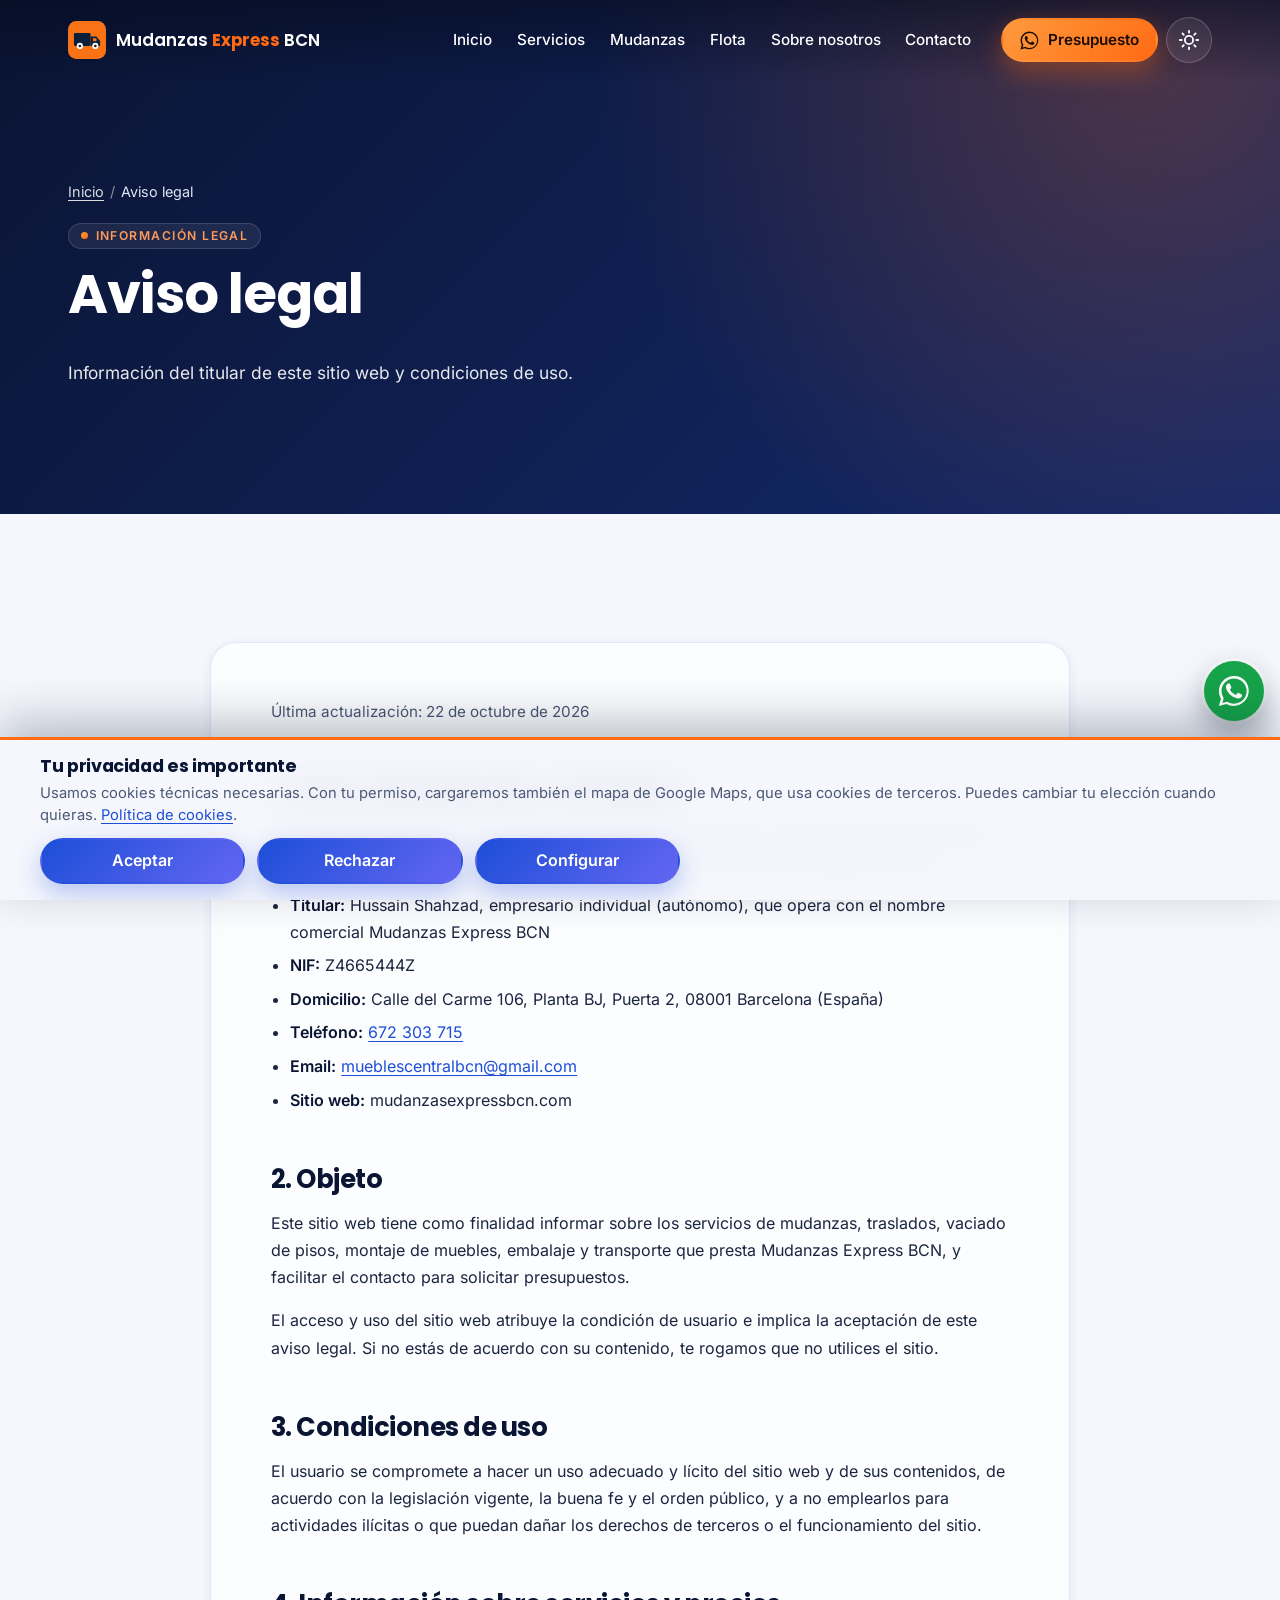
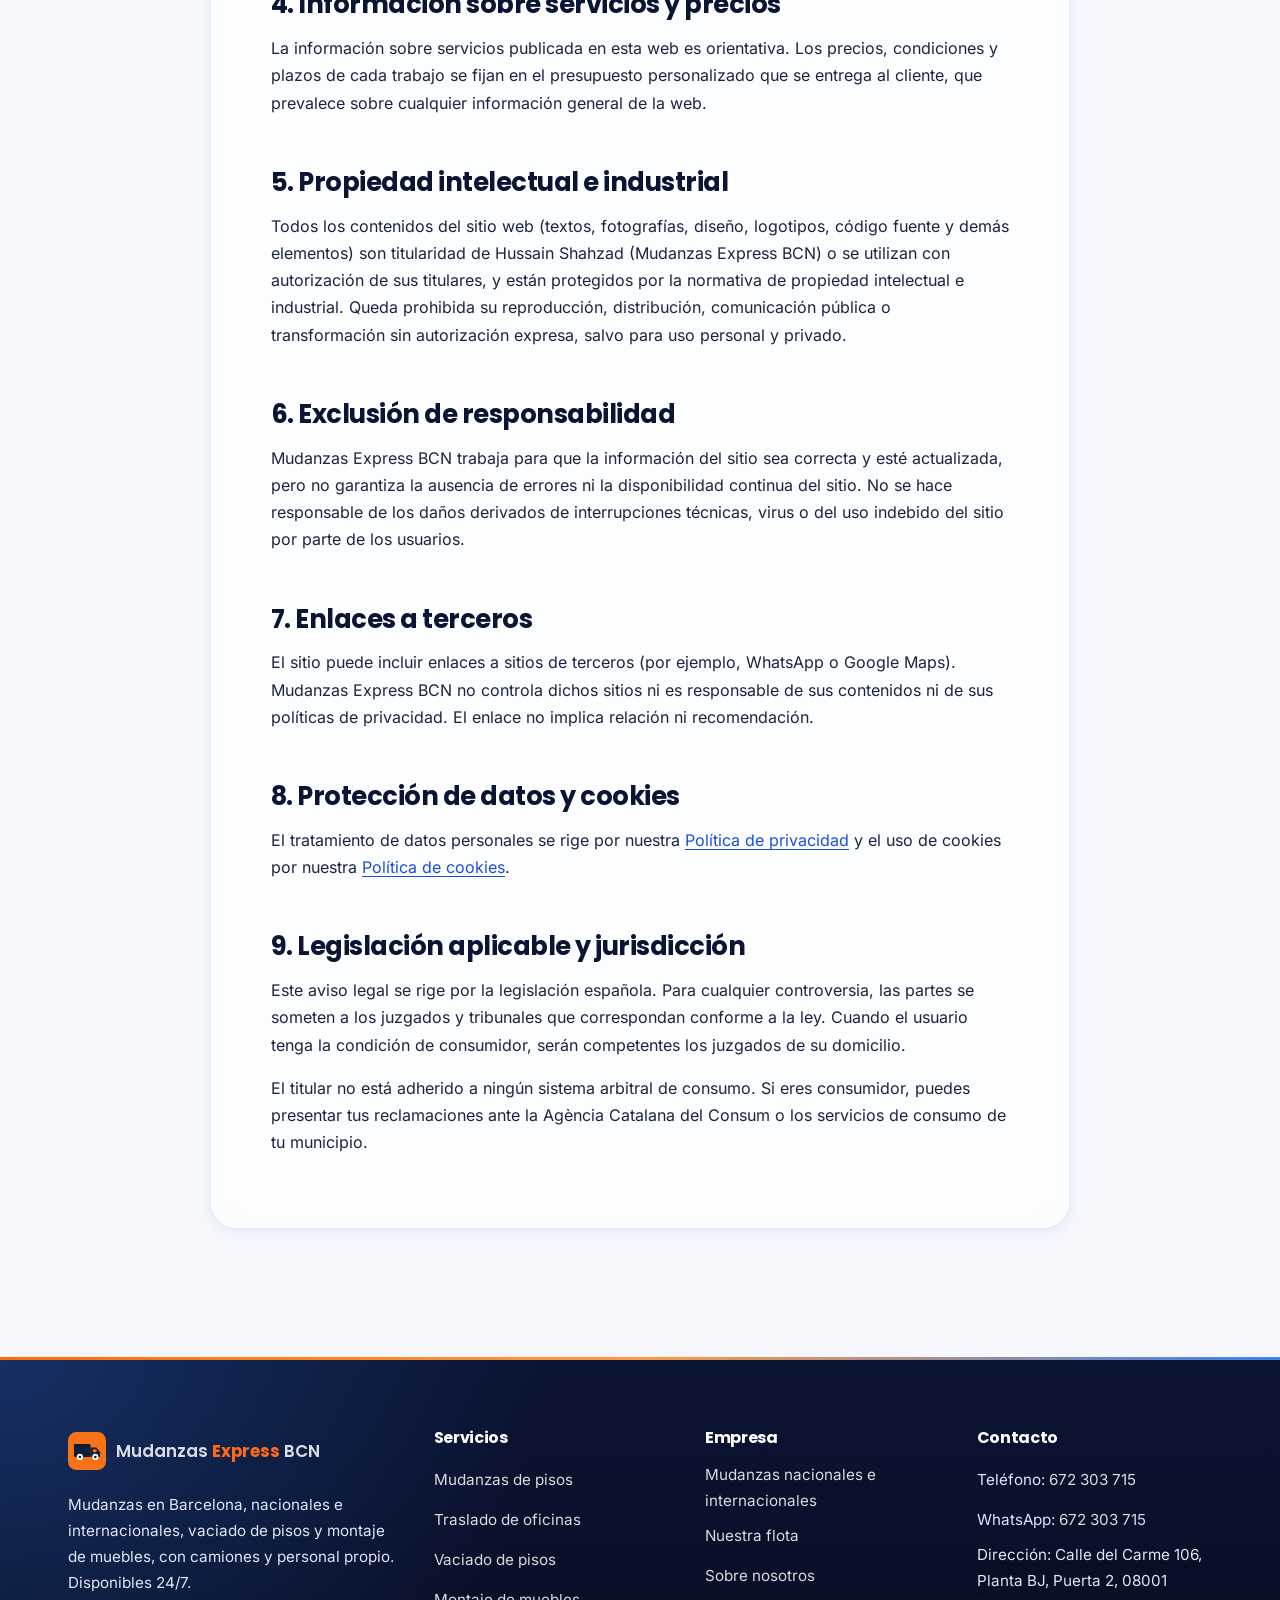
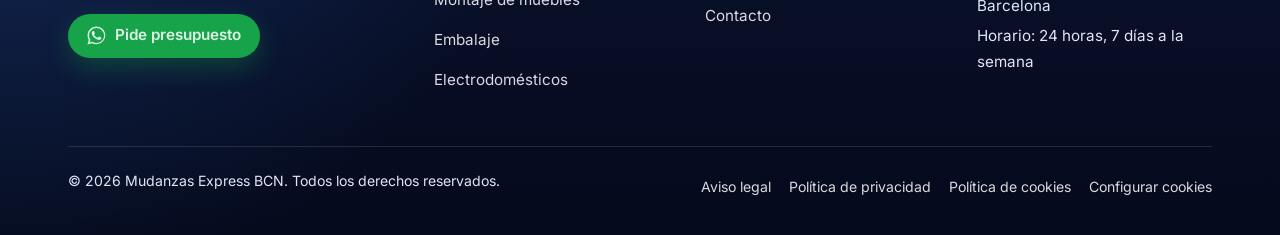
<file: aviso-legal.html>
<!DOCTYPE html>
<html lang="es">
<head>
<meta charset="utf-8">
<meta name="viewport" content="width=device-width, initial-scale=1">
<title>Aviso legal | Mudanzas Express BCN</title>
<meta name="description" content="Aviso legal de Mudanzas Express BCN, empresa de mudanzas en Barcelona: datos del titular conforme a la LSSI-CE (Ley 34/2002), condiciones de uso y responsabilidad.">
<meta name="robots" content="index, follow, max-image-preview:large">
<link rel="canonical" href="https://mudanzasexpressbcn.com/aviso-legal.html">
<meta name="theme-color" content="#0a1433">
<meta property="og:type" content="website">
<meta property="og:site_name" content="Mudanzas Express BCN">
<meta property="og:locale" content="es_ES">
<meta property="og:title" content="Aviso legal | Mudanzas Express BCN">
<meta property="og:description" content="Aviso legal de Mudanzas Express BCN, empresa de mudanzas en Barcelona: datos del titular conforme a la LSSI-CE (Ley 34/2002), condiciones de uso y responsabilidad.">
<meta property="og:url" content="https://mudanzasexpressbcn.com/aviso-legal.html">
<meta property="og:image" content="https://mudanzasexpressbcn.com/img/og-image.jpg">
<meta property="og:image:type" content="image/jpeg">
<meta property="og:image:width" content="1200">
<meta property="og:image:height" content="630">
<meta property="og:image:alt" content="Camión de Mudanzas Express BCN cargando una mudanza en Barcelona">
<meta name="twitter:card" content="summary_large_image">
<link rel="icon" href="favicon.ico" sizes="any">
<link rel="icon" href="favicon.svg" type="image/svg+xml">
<link rel="apple-touch-icon" href="img/apple-touch-icon.png">
<link rel="preload" href="fonts/inter-latin-400-normal.woff2" as="font" type="font/woff2" crossorigin>
<link rel="preload" href="fonts/poppins-latin-700-normal.woff2" as="font" type="font/woff2" crossorigin>
<link rel="stylesheet" href="css/styles.css">
<script>(function(d){d.className+=' js'+('CSSViewTransitionRule' in window?'':' no-vt');var t;try{t=localStorage.getItem('mebcn_theme')}catch(e){}d.setAttribute('data-theme',t==='dark'||t==='light'?t:(matchMedia('(prefers-color-scheme: dark)').matches?'dark':'light'));try{var r=document.referrer&&new URL(document.referrer).origin===location.origin;if(!r&&!matchMedia('(prefers-reduced-motion: reduce)').matches)d.className+=' show-loader'}catch(e){}})(document.documentElement)</script>
<script src="js/main.js" defer></script><script src="js/cookies.js" defer></script>
</head>
<body>
<div class="loader" aria-hidden="true"><div class="loader__inner"><svg viewBox="0 0 32 32" aria-hidden="true" focusable="false"><rect width="32" height="32" rx="7" fill="#f97316"/><rect x="5" y="10" width="14" height="11" rx="1.2" fill="#0b1f3a"/><path d="M19 13h5l3 4v4h-8z" fill="#0b1f3a"/><path d="M21 14.5h3v2.5h-3z" fill="#f97316"/><circle cx="10" cy="21" r="2.6" fill="#fff"/><circle cx="10" cy="21" r="1.1" fill="#0b1f3a"/><circle cx="23" cy="21" r="2.6" fill="#fff"/><circle cx="23" cy="21" r="1.1" fill="#0b1f3a"/></svg><div class="loader__name"><span>Mudanzas <strong>Express</strong> BCN</span></div><div class="loader__bar"></div></div></div>
<div class="progress" aria-hidden="true"></div>
<a class="skip-link" href="#main">Saltar al contenido</a>
<header class="site-header">
  <div class="container header-inner">
    <a class="brand" href="index.html" aria-label="Mudanzas Express BCN, ir al inicio"><svg viewBox="0 0 32 32" aria-hidden="true" focusable="false"><rect width="32" height="32" rx="7" fill="#f97316"/><rect x="5" y="10" width="14" height="11" rx="1.2" fill="#0b1f3a"/><path d="M19 13h5l3 4v4h-8z" fill="#0b1f3a"/><path d="M21 14.5h3v2.5h-3z" fill="#f97316"/><circle cx="10" cy="21" r="2.6" fill="#fff"/><circle cx="10" cy="21" r="1.1" fill="#0b1f3a"/><circle cx="23" cy="21" r="2.6" fill="#fff"/><circle cx="23" cy="21" r="1.1" fill="#0b1f3a"/></svg><span>Mudanzas <strong>Express</strong> BCN</span></a>
    <nav id="site-nav" class="site-nav" aria-label="Menú principal">
      <ul><li style="--i:0"><a href="index.html">Inicio</a></li><li style="--i:1"><a href="servicios.html">Servicios</a></li><li style="--i:2"><a href="mudanzas.html">Mudanzas</a></li><li style="--i:3"><a href="flota.html">Flota</a></li><li style="--i:4"><a href="sobre-nosotros.html">Sobre nosotros</a></li><li style="--i:5"><a href="contacto.html">Contacto</a></li></ul>
      <a style="--i:6" class="btn btn--accent btn--sm" href="https://wa.me/34672303715?text=Hola%2C%20quiero%20pedir%20un%20presupuesto%20de%20mudanza" target="_blank" rel="noopener"><svg viewBox="0 0 24 24" fill="currentColor" aria-hidden="true" focusable="false"><path d="M17.47 14.38c-.3-.15-1.76-.87-2.03-.97-.27-.1-.47-.15-.67.15-.2.3-.77.97-.94 1.17-.17.2-.35.22-.65.07-.3-.15-1.26-.46-2.4-1.48-.89-.79-1.49-1.77-1.66-2.07-.17-.3-.02-.46.13-.61.13-.13.3-.35.45-.52.15-.17.2-.3.3-.5.1-.2.05-.37-.02-.52-.08-.15-.67-1.62-.92-2.22-.24-.58-.49-.5-.67-.51h-.57c-.2 0-.52.07-.8.37-.27.3-1.04 1.02-1.04 2.48 0 1.46 1.07 2.88 1.21 3.07.15.2 2.1 3.2 5.08 4.49.71.31 1.26.49 1.7.63.71.23 1.36.2 1.87.12.57-.09 1.76-.72 2.01-1.41.25-.7.25-1.29.17-1.41-.07-.12-.27-.2-.57-.35zM12.05 21.5h-.01a9.4 9.4 0 0 1-4.8-1.31l-.34-.2-3.57.93.95-3.48-.22-.36a9.4 9.4 0 0 1-1.44-5.02c0-5.2 4.23-9.43 9.44-9.43 2.52 0 4.89.98 6.67 2.77a9.37 9.37 0 0 1 2.76 6.67c0 5.2-4.24 9.43-9.44 9.43zm8.03-17.46A11.3 11.3 0 0 0 12.05.72C5.79.72.7 5.8.7 12.06c0 2 .52 3.95 1.52 5.67L.6 23.28l5.68-1.49a11.3 11.3 0 0 0 5.42 1.38h.01c6.25 0 11.34-5.09 11.34-11.34 0-3.03-1.18-5.88-3.32-8.02z"/></svg>Presupuesto<span class="visually-hidden"> (se abre en una nueva pestaña)</span></a>
    </nav>
    <button class="icon-btn theme-toggle" type="button" aria-pressed="false" aria-label="Modo oscuro"><svg viewBox="0 0 24 24" fill="none" stroke="currentColor" stroke-width="2" stroke-linecap="round" stroke-linejoin="round" aria-hidden="true" focusable="false" class="icon-sun"><circle cx="12" cy="12" r="4.5"/><path d="M12 2v2M12 20v2M4.9 4.9l1.4 1.4M17.7 17.7l1.4 1.4M2 12h2M20 12h2M4.9 19.1l1.4-1.4M17.7 6.3l1.4-1.4"/></svg><svg viewBox="0 0 24 24" fill="none" stroke="currentColor" stroke-width="2" stroke-linecap="round" stroke-linejoin="round" aria-hidden="true" focusable="false" class="icon-moon"><path d="M21 12.8A9 9 0 1 1 11.2 3a7 7 0 0 0 9.8 9.8z"/></svg></button>
    <button class="icon-btn nav-toggle" type="button" aria-expanded="false" aria-controls="site-nav" aria-label="Abrir menú">
      <span class="nav-toggle__bar"></span><span class="nav-toggle__bar"></span><span class="nav-toggle__bar"></span>
    </button>
  </div>
</header>
<main id="main">
<section class="page-hero">
  <div class="container">
    <nav class="breadcrumb" aria-label="Ruta de navegación"><ol><li><a href="index.html">Inicio</a></li><li aria-current="page">Aviso legal</li></ol></nav>
    <span class="eyebrow">Información legal</span>
    <h1><span class="word" style="--w:0">Aviso</span> <span class="word" style="--w:1">legal</span></h1>
    <p>Información del titular de este sitio web y condiciones de uso.</p>
  </div>
</section>
<section class="section">
  <div class="container">
    <article class="legal legal-panel reveal reveal--fade">
      <p class="updated">Última actualización: 22 de octubre de 2026</p>
<h2>1. Datos identificativos del titular</h2>
<p>En cumplimiento del artículo 10 de la Ley 34/2002, de 11 de julio, de Servicios de la Sociedad de la Información y de Comercio Electrónico (LSSI-CE), se informa de los siguientes datos:</p>
<ul>
  <li><strong>Titular:</strong> Hussain Shahzad, empresario individual (autónomo), que opera con el nombre comercial Mudanzas Express BCN</li>
  <li><strong>NIF:</strong> Z4665444Z</li>
  <li><strong>Domicilio:</strong> Calle del Carme 106, Planta BJ, Puerta 2, 08001 Barcelona (España)</li>
  <li><strong>Teléfono:</strong> <a href="tel:+34672303715">672 303 715</a></li>
  <li><strong>Email:</strong> <a href="mailto:mueblescentralbcn@gmail.com">mueblescentralbcn@gmail.com</a></li>
  <li><strong>Sitio web:</strong> mudanzasexpressbcn.com</li>
</ul>
<h2>2. Objeto</h2>
<p>Este sitio web tiene como finalidad informar sobre los servicios de mudanzas, traslados, vaciado de pisos, montaje de muebles, embalaje y transporte que presta Mudanzas Express BCN, y facilitar el contacto para solicitar presupuestos.</p>
<p>El acceso y uso del sitio web atribuye la condición de usuario e implica la aceptación de este aviso legal. Si no estás de acuerdo con su contenido, te rogamos que no utilices el sitio.</p>
<h2>3. Condiciones de uso</h2>
<p>El usuario se compromete a hacer un uso adecuado y lícito del sitio web y de sus contenidos, de acuerdo con la legislación vigente, la buena fe y el orden público, y a no emplearlos para actividades ilícitas o que puedan dañar los derechos de terceros o el funcionamiento del sitio.</p>
<h2>4. Información sobre servicios y precios</h2>
<p>La información sobre servicios publicada en esta web es orientativa. Los precios, condiciones y plazos de cada trabajo se fijan en el presupuesto personalizado que se entrega al cliente, que prevalece sobre cualquier información general de la web.</p>
<h2>5. Propiedad intelectual e industrial</h2>
<p>Todos los contenidos del sitio web (textos, fotografías, diseño, logotipos, código fuente y demás elementos) son titularidad de Hussain Shahzad (Mudanzas Express BCN) o se utilizan con autorización de sus titulares, y están protegidos por la normativa de propiedad intelectual e industrial. Queda prohibida su reproducción, distribución, comunicación pública o transformación sin autorización expresa, salvo para uso personal y privado.</p>
<h2>6. Exclusión de responsabilidad</h2>
<p>Mudanzas Express BCN trabaja para que la información del sitio sea correcta y esté actualizada, pero no garantiza la ausencia de errores ni la disponibilidad continua del sitio. No se hace responsable de los daños derivados de interrupciones técnicas, virus o del uso indebido del sitio por parte de los usuarios.</p>
<h2>7. Enlaces a terceros</h2>
<p>El sitio puede incluir enlaces a sitios de terceros (por ejemplo, WhatsApp o Google Maps). Mudanzas Express BCN no controla dichos sitios ni es responsable de sus contenidos ni de sus políticas de privacidad. El enlace no implica relación ni recomendación.</p>
<h2>8. Protección de datos y cookies</h2>
<p>El tratamiento de datos personales se rige por nuestra <a href="privacidad.html">Política de privacidad</a> y el uso de cookies por nuestra <a href="cookies.html">Política de cookies</a>.</p>
<h2>9. Legislación aplicable y jurisdicción</h2>
<p>Este aviso legal se rige por la legislación española. Para cualquier controversia, las partes se someten a los juzgados y tribunales que correspondan conforme a la ley. Cuando el usuario tenga la condición de consumidor, serán competentes los juzgados de su domicilio.</p>
<p>El titular no está adherido a ningún sistema arbitral de consumo. Si eres consumidor, puedes presentar tus reclamaciones ante la Agència Catalana del Consum o los servicios de consumo de tu municipio.</p>
    </article>
  </div>
</section>
</main>
<footer class="site-footer">
  <div class="container">
    <div class="footer-grid">
      <div class="footer-brand">
        <a class="brand" href="index.html" aria-label="Mudanzas Express BCN, ir al inicio"><svg viewBox="0 0 32 32" aria-hidden="true" focusable="false"><rect width="32" height="32" rx="7" fill="#f97316"/><rect x="5" y="10" width="14" height="11" rx="1.2" fill="#0b1f3a"/><path d="M19 13h5l3 4v4h-8z" fill="#0b1f3a"/><path d="M21 14.5h3v2.5h-3z" fill="#f97316"/><circle cx="10" cy="21" r="2.6" fill="#fff"/><circle cx="10" cy="21" r="1.1" fill="#0b1f3a"/><circle cx="23" cy="21" r="2.6" fill="#fff"/><circle cx="23" cy="21" r="1.1" fill="#0b1f3a"/></svg><span>Mudanzas <strong>Express</strong> BCN</span></a>
        <p>Mudanzas en Barcelona, nacionales e internacionales, vaciado de pisos y montaje de muebles, con camiones y personal propio. Disponibles 24/7.</p>
        <a class="btn btn--wa btn--sm" href="https://wa.me/34672303715?text=Hola%2C%20quiero%20pedir%20un%20presupuesto%20de%20mudanza" target="_blank" rel="noopener"><svg viewBox="0 0 24 24" fill="currentColor" aria-hidden="true" focusable="false"><path d="M17.47 14.38c-.3-.15-1.76-.87-2.03-.97-.27-.1-.47-.15-.67.15-.2.3-.77.97-.94 1.17-.17.2-.35.22-.65.07-.3-.15-1.26-.46-2.4-1.48-.89-.79-1.49-1.77-1.66-2.07-.17-.3-.02-.46.13-.61.13-.13.3-.35.45-.52.15-.17.2-.3.3-.5.1-.2.05-.37-.02-.52-.08-.15-.67-1.62-.92-2.22-.24-.58-.49-.5-.67-.51h-.57c-.2 0-.52.07-.8.37-.27.3-1.04 1.02-1.04 2.48 0 1.46 1.07 2.88 1.21 3.07.15.2 2.1 3.2 5.08 4.49.71.31 1.26.49 1.7.63.71.23 1.36.2 1.87.12.57-.09 1.76-.72 2.01-1.41.25-.7.25-1.29.17-1.41-.07-.12-.27-.2-.57-.35zM12.05 21.5h-.01a9.4 9.4 0 0 1-4.8-1.31l-.34-.2-3.57.93.95-3.48-.22-.36a9.4 9.4 0 0 1-1.44-5.02c0-5.2 4.23-9.43 9.44-9.43 2.52 0 4.89.98 6.67 2.77a9.37 9.37 0 0 1 2.76 6.67c0 5.2-4.24 9.43-9.44 9.43zm8.03-17.46A11.3 11.3 0 0 0 12.05.72C5.79.72.7 5.8.7 12.06c0 2 .52 3.95 1.52 5.67L.6 23.28l5.68-1.49a11.3 11.3 0 0 0 5.42 1.38h.01c6.25 0 11.34-5.09 11.34-11.34 0-3.03-1.18-5.88-3.32-8.02z"/></svg>Pide presupuesto<span class="visually-hidden"> (se abre en una nueva pestaña)</span></a>
      </div>
      <div>
        <h2>Servicios</h2>
        <ul><li><a href="servicios.html#pisos">Mudanzas de pisos</a></li><li><a href="servicios.html#oficinas">Traslado de oficinas</a></li><li><a href="servicios.html#vaciado">Vaciado de pisos</a></li><li><a href="servicios.html#montaje">Montaje de muebles</a></li><li><a href="servicios.html#embalaje">Embalaje</a></li><li><a href="servicios.html#electrodomesticos">Electrodomésticos</a></li></ul>
      </div>
      <div>
        <h2>Empresa</h2>
        <ul>
          <li><a href="mudanzas.html">Mudanzas nacionales e internacionales</a></li>
          <li><a href="flota.html">Nuestra flota</a></li>
          <li><a href="sobre-nosotros.html">Sobre nosotros</a></li>
          <li><a href="contacto.html">Contacto</a></li>
        </ul>
      </div>
      <div>
        <h2>Contacto</h2>
        <ul>
          <li>Teléfono: <a href="tel:+34672303715">672 303 715</a></li>
          <li>WhatsApp: <a href="https://wa.me/34672303715?text=Hola%2C%20quiero%20pedir%20un%20presupuesto%20de%20mudanza" target="_blank" rel="noopener">672 303 715<span class="visually-hidden"> (se abre en una nueva pestaña)</span></a></li>
          <li>Dirección: Calle del Carme 106, Planta BJ, Puerta 2, 08001 Barcelona</li>
          <li>Horario: 24 horas, 7 días a la semana</li>
        </ul>
      </div>
    </div>
    <div class="footer-bottom">
      <p>© <span id="year">2026</span> Mudanzas Express BCN. Todos los derechos reservados.</p>
      <ul>
        <li><a href="aviso-legal.html">Aviso legal</a></li>
        <li><a href="privacidad.html">Política de privacidad</a></li>
        <li><a href="cookies.html">Política de cookies</a></li>
        <li><button type="button" class="link-btn" data-cookie-settings>Configurar cookies</button></li>
      </ul>
    </div>
  </div>
</footer>
<a class="wa-float" href="https://wa.me/34672303715?text=Hola%2C%20quiero%20pedir%20un%20presupuesto%20de%20mudanza" target="_blank" rel="noopener" aria-label="Pedir presupuesto por WhatsApp (se abre en una nueva pestaña)"><svg viewBox="0 0 24 24" fill="currentColor" aria-hidden="true" focusable="false"><path d="M17.47 14.38c-.3-.15-1.76-.87-2.03-.97-.27-.1-.47-.15-.67.15-.2.3-.77.97-.94 1.17-.17.2-.35.22-.65.07-.3-.15-1.26-.46-2.4-1.48-.89-.79-1.49-1.77-1.66-2.07-.17-.3-.02-.46.13-.61.13-.13.3-.35.45-.52.15-.17.2-.3.3-.5.1-.2.05-.37-.02-.52-.08-.15-.67-1.62-.92-2.22-.24-.58-.49-.5-.67-.51h-.57c-.2 0-.52.07-.8.37-.27.3-1.04 1.02-1.04 2.48 0 1.46 1.07 2.88 1.21 3.07.15.2 2.1 3.2 5.08 4.49.71.31 1.26.49 1.7.63.71.23 1.36.2 1.87.12.57-.09 1.76-.72 2.01-1.41.25-.7.25-1.29.17-1.41-.07-.12-.27-.2-.57-.35zM12.05 21.5h-.01a9.4 9.4 0 0 1-4.8-1.31l-.34-.2-3.57.93.95-3.48-.22-.36a9.4 9.4 0 0 1-1.44-5.02c0-5.2 4.23-9.43 9.44-9.43 2.52 0 4.89.98 6.67 2.77a9.37 9.37 0 0 1 2.76 6.67c0 5.2-4.24 9.43-9.44 9.43zm8.03-17.46A11.3 11.3 0 0 0 12.05.72C5.79.72.7 5.8.7 12.06c0 2 .52 3.95 1.52 5.67L.6 23.28l5.68-1.49a11.3 11.3 0 0 0 5.42 1.38h.01c6.25 0 11.34-5.09 11.34-11.34 0-3.03-1.18-5.88-3.32-8.02z"/></svg></a>
<div class="wa-bubble"><a href="https://wa.me/34672303715?text=Hola%2C%20quiero%20pedir%20un%20presupuesto%20de%20mudanza" target="_blank" rel="noopener">¿Te ayudamos?<span class="visually-hidden"> (se abre en una nueva pestaña)</span></a><button type="button" aria-label="Cerrar mensaje"><svg viewBox="0 0 24 24" fill="none" stroke="currentColor" stroke-width="2" stroke-linecap="round" stroke-linejoin="round" aria-hidden="true" focusable="false"><path d="M18 6 6 18M6 6l12 12"/></svg></button></div>
<button type="button" class="back-to-top" aria-label="Volver arriba"><svg viewBox="0 0 24 24" fill="none" stroke="currentColor" stroke-width="2" stroke-linecap="round" stroke-linejoin="round" aria-hidden="true" focusable="false"><path d="m18 15-6-6-6 6"/></svg></button>
</body>
</html>
</file>
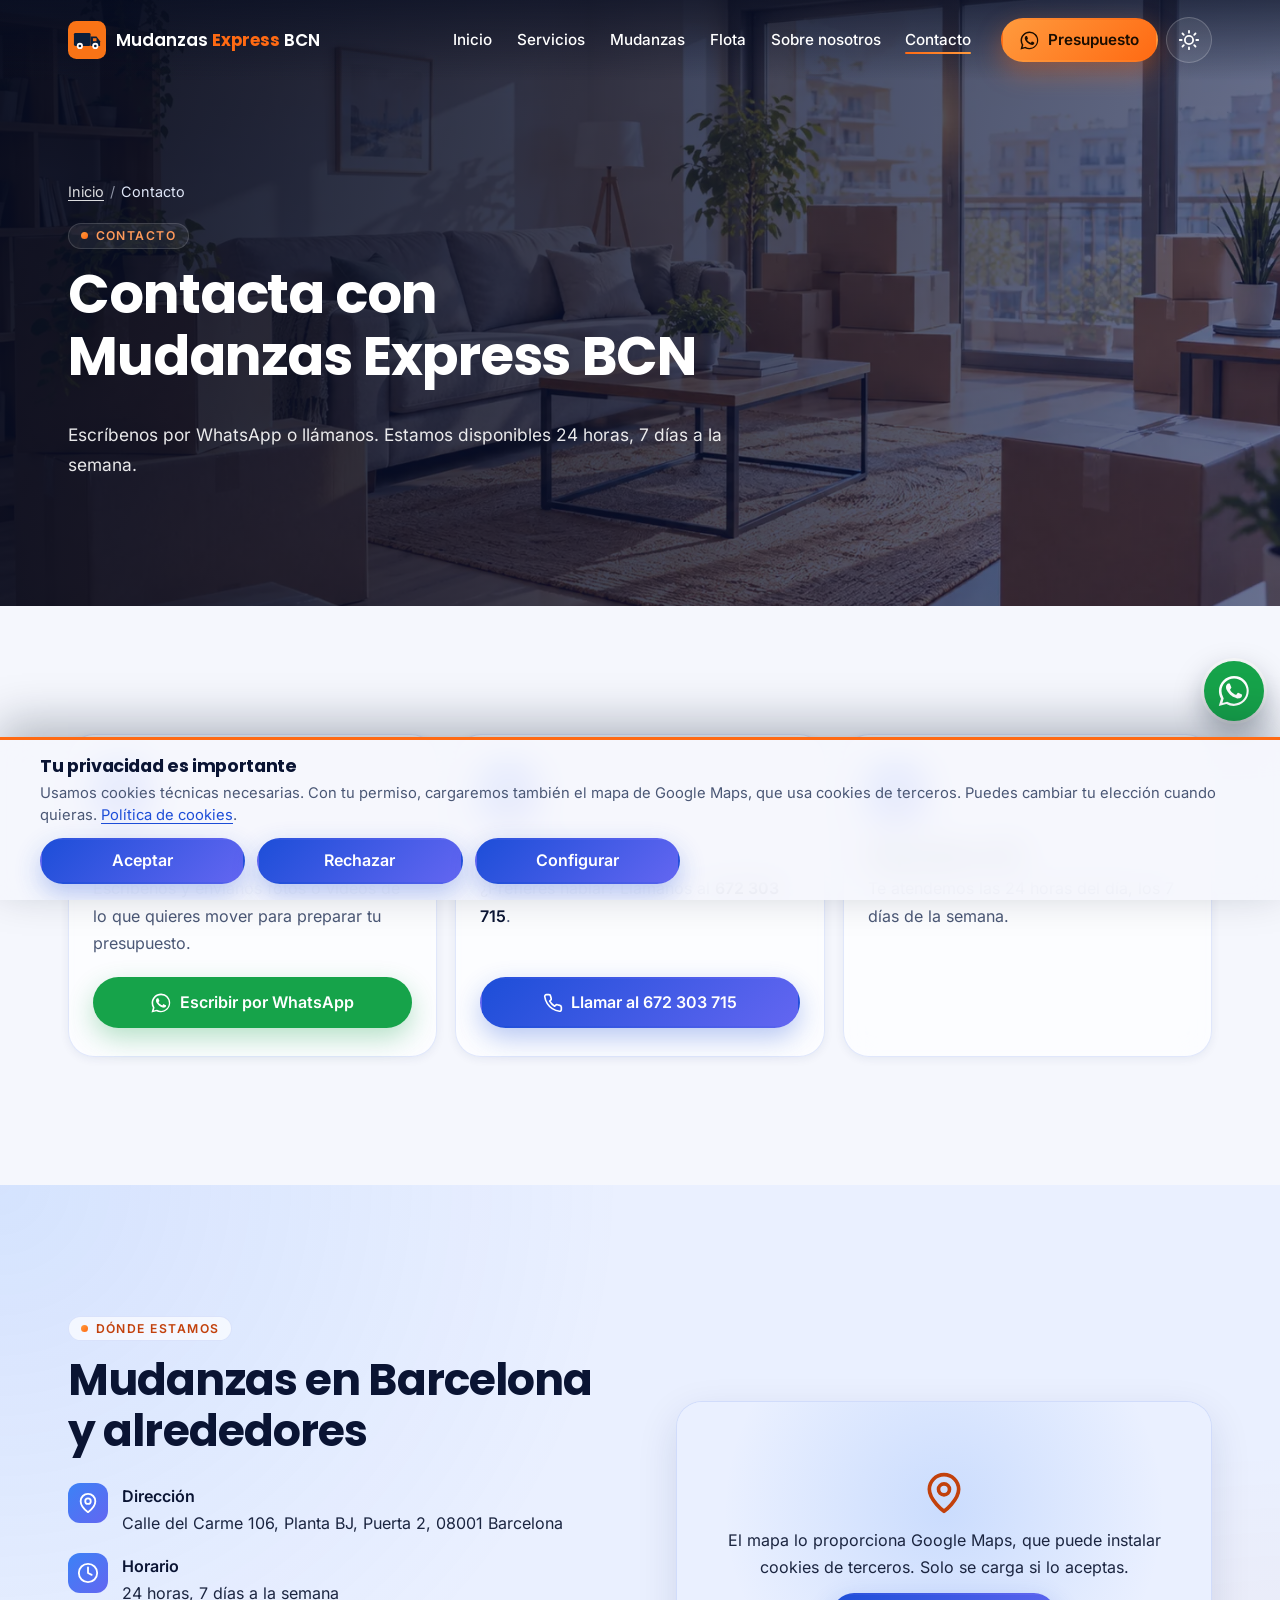
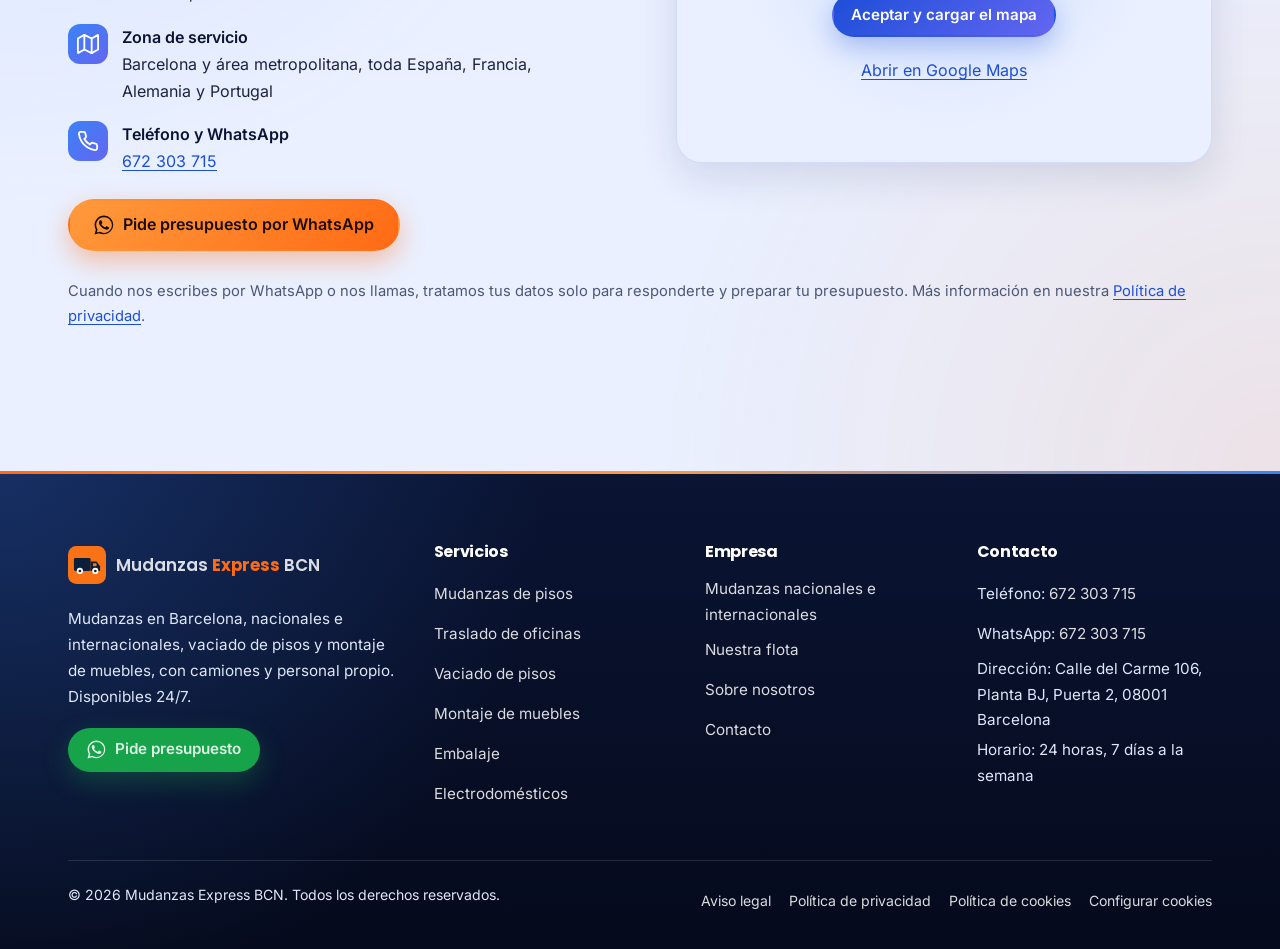
<file: contacto.html>
<!DOCTYPE html>
<html lang="es">
<head>
<meta charset="utf-8">
<meta name="viewport" content="width=device-width, initial-scale=1">
<title>Contacto | Presupuesto de mudanzas en Barcelona por WhatsApp</title>
<meta name="description" content="Pide presupuesto de mudanza en Barcelona por WhatsApp o teléfono (672 303 715). Mudanzas nacionales, internacionales y vaciado de pisos. Disponibles 24/7.">
<meta name="robots" content="index, follow, max-image-preview:large">
<link rel="canonical" href="https://mudanzasexpressbcn.com/contacto.html">
<meta name="theme-color" content="#0a1433">
<meta property="og:type" content="website">
<meta property="og:site_name" content="Mudanzas Express BCN">
<meta property="og:locale" content="es_ES">
<meta property="og:title" content="Contacto | Presupuesto de mudanzas en Barcelona por WhatsApp">
<meta property="og:description" content="Pide presupuesto de mudanza en Barcelona por WhatsApp o teléfono (672 303 715). Mudanzas nacionales, internacionales y vaciado de pisos. Disponibles 24/7.">
<meta property="og:url" content="https://mudanzasexpressbcn.com/contacto.html">
<meta property="og:image" content="https://mudanzasexpressbcn.com/img/og-image.jpg">
<meta property="og:image:type" content="image/jpeg">
<meta property="og:image:width" content="1200">
<meta property="og:image:height" content="630">
<meta property="og:image:alt" content="Camión de Mudanzas Express BCN cargando una mudanza en Barcelona">
<meta name="twitter:card" content="summary_large_image">
<link rel="icon" href="favicon.ico" sizes="any">
<link rel="icon" href="favicon.svg" type="image/svg+xml">
<link rel="apple-touch-icon" href="img/apple-touch-icon.png">
<link rel="preload" href="fonts/inter-latin-400-normal.woff2" as="font" type="font/woff2" crossorigin>
<link rel="preload" href="fonts/poppins-latin-700-normal.woff2" as="font" type="font/woff2" crossorigin>
<link rel="stylesheet" href="css/styles.css">
<script>(function(d){d.className+=' js'+('CSSViewTransitionRule' in window?'':' no-vt');var t;try{t=localStorage.getItem('mebcn_theme')}catch(e){}d.setAttribute('data-theme',t==='dark'||t==='light'?t:(matchMedia('(prefers-color-scheme: dark)').matches?'dark':'light'));try{var r=document.referrer&&new URL(document.referrer).origin===location.origin;if(!r&&!matchMedia('(prefers-reduced-motion: reduce)').matches)d.className+=' show-loader'}catch(e){}})(document.documentElement)</script>
<script type="application/ld+json">{"@context":"https://schema.org","@type":"MovingCompany","@id":"https://mudanzasexpressbcn.com/#empresa","name":"Mudanzas Express BCN","url":"https://mudanzasexpressbcn.com/","logo":"https://mudanzasexpressbcn.com/img/icon-512.png","image":["https://mudanzasexpressbcn.com/img/og-image.jpg","https://mudanzasexpressbcn.com/img/camion1.webp","https://mudanzasexpressbcn.com/img/empresa.webp"],"description":"Empresa de mudanzas en Barcelona con camiones y personal propio, disponible 24 horas, 7 días a la semana: mudanzas de pisos y oficinas, mudanzas nacionales e internacionales (Francia, Alemania y Portugal), vaciado de pisos, montaje de muebles y embalaje.","telephone":"+34 672 303 715","openingHoursSpecification":{"@type":"OpeningHoursSpecification","dayOfWeek":["Monday","Tuesday","Wednesday","Thursday","Friday","Saturday","Sunday"],"opens":"00:00","closes":"23:59"},"address":{"@type":"PostalAddress","streetAddress":"Calle del Carme 106, Planta BJ, Puerta 2","postalCode":"08001","addressLocality":"Barcelona","addressRegion":"Cataluña","addressCountry":"ES"},"areaServed":[{"@type":"City","name":"Barcelona"},{"@type":"Country","name":"España"},{"@type":"Country","name":"Francia"},{"@type":"Country","name":"Alemania"},{"@type":"Country","name":"Portugal"}],"contactPoint":{"@type":"ContactPoint","telephone":"+34 672 303 715","contactType":"customer service","availableLanguage":["es"],"hoursAvailable":{"@type":"OpeningHoursSpecification","dayOfWeek":["Monday","Tuesday","Wednesday","Thursday","Friday","Saturday","Sunday"],"opens":"00:00","closes":"23:59"}},"hasOfferCatalog":{"@type":"OfferCatalog","name":"Servicios de mudanza","itemListElement":[{"@type":"Offer","itemOffered":{"@type":"Service","name":"Mudanzas de pisos en Barcelona"}},{"@type":"Offer","itemOffered":{"@type":"Service","name":"Traslado de oficinas"}},{"@type":"Offer","itemOffered":{"@type":"Service","name":"Vaciado de pisos en Barcelona"}},{"@type":"Offer","itemOffered":{"@type":"Service","name":"Montaje y desmontaje de muebles"}},{"@type":"Offer","itemOffered":{"@type":"Service","name":"Embalaje profesional"}},{"@type":"Offer","itemOffered":{"@type":"Service","name":"Transporte de electrodomésticos"}},{"@type":"Offer","itemOffered":{"@type":"Service","name":"Mudanzas nacionales"}},{"@type":"Offer","itemOffered":{"@type":"Service","name":"Mudanzas internacionales"}}]}}</script><script src="js/main.js" defer></script><script src="js/cookies.js" defer></script>
</head>
<body>
<div class="loader" aria-hidden="true"><div class="loader__inner"><svg viewBox="0 0 32 32" aria-hidden="true" focusable="false"><rect width="32" height="32" rx="7" fill="#f97316"/><rect x="5" y="10" width="14" height="11" rx="1.2" fill="#0b1f3a"/><path d="M19 13h5l3 4v4h-8z" fill="#0b1f3a"/><path d="M21 14.5h3v2.5h-3z" fill="#f97316"/><circle cx="10" cy="21" r="2.6" fill="#fff"/><circle cx="10" cy="21" r="1.1" fill="#0b1f3a"/><circle cx="23" cy="21" r="2.6" fill="#fff"/><circle cx="23" cy="21" r="1.1" fill="#0b1f3a"/></svg><div class="loader__name"><span>Mudanzas <strong>Express</strong> BCN</span></div><div class="loader__bar"></div></div></div>
<div class="progress" aria-hidden="true"></div>
<a class="skip-link" href="#main">Saltar al contenido</a>
<header class="site-header">
  <div class="container header-inner">
    <a class="brand" href="index.html" aria-label="Mudanzas Express BCN, ir al inicio"><svg viewBox="0 0 32 32" aria-hidden="true" focusable="false"><rect width="32" height="32" rx="7" fill="#f97316"/><rect x="5" y="10" width="14" height="11" rx="1.2" fill="#0b1f3a"/><path d="M19 13h5l3 4v4h-8z" fill="#0b1f3a"/><path d="M21 14.5h3v2.5h-3z" fill="#f97316"/><circle cx="10" cy="21" r="2.6" fill="#fff"/><circle cx="10" cy="21" r="1.1" fill="#0b1f3a"/><circle cx="23" cy="21" r="2.6" fill="#fff"/><circle cx="23" cy="21" r="1.1" fill="#0b1f3a"/></svg><span>Mudanzas <strong>Express</strong> BCN</span></a>
    <nav id="site-nav" class="site-nav" aria-label="Menú principal">
      <ul><li style="--i:0"><a href="index.html">Inicio</a></li><li style="--i:1"><a href="servicios.html">Servicios</a></li><li style="--i:2"><a href="mudanzas.html">Mudanzas</a></li><li style="--i:3"><a href="flota.html">Flota</a></li><li style="--i:4"><a href="sobre-nosotros.html">Sobre nosotros</a></li><li style="--i:5"><a href="contacto.html" aria-current="page">Contacto</a></li></ul>
      <a style="--i:6" class="btn btn--accent btn--sm" href="https://wa.me/34672303715?text=Hola%2C%20quiero%20pedir%20un%20presupuesto%20de%20mudanza" target="_blank" rel="noopener"><svg viewBox="0 0 24 24" fill="currentColor" aria-hidden="true" focusable="false"><path d="M17.47 14.38c-.3-.15-1.76-.87-2.03-.97-.27-.1-.47-.15-.67.15-.2.3-.77.97-.94 1.17-.17.2-.35.22-.65.07-.3-.15-1.26-.46-2.4-1.48-.89-.79-1.49-1.77-1.66-2.07-.17-.3-.02-.46.13-.61.13-.13.3-.35.45-.52.15-.17.2-.3.3-.5.1-.2.05-.37-.02-.52-.08-.15-.67-1.62-.92-2.22-.24-.58-.49-.5-.67-.51h-.57c-.2 0-.52.07-.8.37-.27.3-1.04 1.02-1.04 2.48 0 1.46 1.07 2.88 1.21 3.07.15.2 2.1 3.2 5.08 4.49.71.31 1.26.49 1.7.63.71.23 1.36.2 1.87.12.57-.09 1.76-.72 2.01-1.41.25-.7.25-1.29.17-1.41-.07-.12-.27-.2-.57-.35zM12.05 21.5h-.01a9.4 9.4 0 0 1-4.8-1.31l-.34-.2-3.57.93.95-3.48-.22-.36a9.4 9.4 0 0 1-1.44-5.02c0-5.2 4.23-9.43 9.44-9.43 2.52 0 4.89.98 6.67 2.77a9.37 9.37 0 0 1 2.76 6.67c0 5.2-4.24 9.43-9.44 9.43zm8.03-17.46A11.3 11.3 0 0 0 12.05.72C5.79.72.7 5.8.7 12.06c0 2 .52 3.95 1.52 5.67L.6 23.28l5.68-1.49a11.3 11.3 0 0 0 5.42 1.38h.01c6.25 0 11.34-5.09 11.34-11.34 0-3.03-1.18-5.88-3.32-8.02z"/></svg>Presupuesto<span class="visually-hidden"> (se abre en una nueva pestaña)</span></a>
    </nav>
    <button class="icon-btn theme-toggle" type="button" aria-pressed="false" aria-label="Modo oscuro"><svg viewBox="0 0 24 24" fill="none" stroke="currentColor" stroke-width="2" stroke-linecap="round" stroke-linejoin="round" aria-hidden="true" focusable="false" class="icon-sun"><circle cx="12" cy="12" r="4.5"/><path d="M12 2v2M12 20v2M4.9 4.9l1.4 1.4M17.7 17.7l1.4 1.4M2 12h2M20 12h2M4.9 19.1l1.4-1.4M17.7 6.3l1.4-1.4"/></svg><svg viewBox="0 0 24 24" fill="none" stroke="currentColor" stroke-width="2" stroke-linecap="round" stroke-linejoin="round" aria-hidden="true" focusable="false" class="icon-moon"><path d="M21 12.8A9 9 0 1 1 11.2 3a7 7 0 0 0 9.8 9.8z"/></svg></button>
    <button class="icon-btn nav-toggle" type="button" aria-expanded="false" aria-controls="site-nav" aria-label="Abrir menú">
      <span class="nav-toggle__bar"></span><span class="nav-toggle__bar"></span><span class="nav-toggle__bar"></span>
    </button>
  </div>
</header>
<main id="main">
<section class="page-hero page-hero--photo">
  <img class="page-hero__media" src="img/contacto-800.webp" srcset="img/contacto-800.webp 800w, img/contacto.webp 1448w" sizes="100vw" width="1448" height="1086" alt="" fetchpriority="high" decoding="async">
  <div class="container">
    <nav class="breadcrumb" aria-label="Ruta de navegación"><ol><li><a href="index.html">Inicio</a></li><li aria-current="page">Contacto</li></ol></nav>
    <span class="eyebrow">Contacto</span>
    <h1><span class="word" style="--w:0">Contacta</span> <span class="word" style="--w:1">con</span> <span class="word" style="--w:2">Mudanzas</span> <span class="word" style="--w:3">Express</span> <span class="word" style="--w:4">BCN</span></h1>
    <p>Escríbenos por WhatsApp o llámanos. Estamos disponibles 24 horas, 7 días a la semana.</p>
  </div>
</section>
<section class="section" aria-labelledby="canales-titulo">
  <div class="container">
    <h2 id="canales-titulo" class="visually-hidden">Formas de contacto</h2>
    <div class="contact-cards">
      <div class="contact-card reveal reveal--scale">
        <div class="icon-badge"><svg viewBox="0 0 24 24" fill="currentColor" aria-hidden="true" focusable="false"><path d="M17.47 14.38c-.3-.15-1.76-.87-2.03-.97-.27-.1-.47-.15-.67.15-.2.3-.77.97-.94 1.17-.17.2-.35.22-.65.07-.3-.15-1.26-.46-2.4-1.48-.89-.79-1.49-1.77-1.66-2.07-.17-.3-.02-.46.13-.61.13-.13.3-.35.45-.52.15-.17.2-.3.3-.5.1-.2.05-.37-.02-.52-.08-.15-.67-1.62-.92-2.22-.24-.58-.49-.5-.67-.51h-.57c-.2 0-.52.07-.8.37-.27.3-1.04 1.02-1.04 2.48 0 1.46 1.07 2.88 1.21 3.07.15.2 2.1 3.2 5.08 4.49.71.31 1.26.49 1.7.63.71.23 1.36.2 1.87.12.57-.09 1.76-.72 2.01-1.41.25-.7.25-1.29.17-1.41-.07-.12-.27-.2-.57-.35zM12.05 21.5h-.01a9.4 9.4 0 0 1-4.8-1.31l-.34-.2-3.57.93.95-3.48-.22-.36a9.4 9.4 0 0 1-1.44-5.02c0-5.2 4.23-9.43 9.44-9.43 2.52 0 4.89.98 6.67 2.77a9.37 9.37 0 0 1 2.76 6.67c0 5.2-4.24 9.43-9.44 9.43zm8.03-17.46A11.3 11.3 0 0 0 12.05.72C5.79.72.7 5.8.7 12.06c0 2 .52 3.95 1.52 5.67L.6 23.28l5.68-1.49a11.3 11.3 0 0 0 5.42 1.38h.01c6.25 0 11.34-5.09 11.34-11.34 0-3.03-1.18-5.88-3.32-8.02z"/></svg></div>
        <h2>WhatsApp</h2>
        <p>Escríbenos y envíanos fotos o vídeos de lo que quieres mover para preparar tu presupuesto.</p>
        <a class="btn btn--wa btn--block" href="https://wa.me/34672303715?text=Hola%2C%20quiero%20pedir%20un%20presupuesto%20de%20mudanza" target="_blank" rel="noopener"><svg viewBox="0 0 24 24" fill="currentColor" aria-hidden="true" focusable="false"><path d="M17.47 14.38c-.3-.15-1.76-.87-2.03-.97-.27-.1-.47-.15-.67.15-.2.3-.77.97-.94 1.17-.17.2-.35.22-.65.07-.3-.15-1.26-.46-2.4-1.48-.89-.79-1.49-1.77-1.66-2.07-.17-.3-.02-.46.13-.61.13-.13.3-.35.45-.52.15-.17.2-.3.3-.5.1-.2.05-.37-.02-.52-.08-.15-.67-1.62-.92-2.22-.24-.58-.49-.5-.67-.51h-.57c-.2 0-.52.07-.8.37-.27.3-1.04 1.02-1.04 2.48 0 1.46 1.07 2.88 1.21 3.07.15.2 2.1 3.2 5.08 4.49.71.31 1.26.49 1.7.63.71.23 1.36.2 1.87.12.57-.09 1.76-.72 2.01-1.41.25-.7.25-1.29.17-1.41-.07-.12-.27-.2-.57-.35zM12.05 21.5h-.01a9.4 9.4 0 0 1-4.8-1.31l-.34-.2-3.57.93.95-3.48-.22-.36a9.4 9.4 0 0 1-1.44-5.02c0-5.2 4.23-9.43 9.44-9.43 2.52 0 4.89.98 6.67 2.77a9.37 9.37 0 0 1 2.76 6.67c0 5.2-4.24 9.43-9.44 9.43zm8.03-17.46A11.3 11.3 0 0 0 12.05.72C5.79.72.7 5.8.7 12.06c0 2 .52 3.95 1.52 5.67L.6 23.28l5.68-1.49a11.3 11.3 0 0 0 5.42 1.38h.01c6.25 0 11.34-5.09 11.34-11.34 0-3.03-1.18-5.88-3.32-8.02z"/></svg>Escribir por WhatsApp<span class="visually-hidden"> (se abre en una nueva pestaña)</span></a>
      </div>
      <div class="contact-card reveal reveal--scale" style="--delay:.08s">
        <div class="icon-badge"><svg viewBox="0 0 24 24" fill="none" stroke="currentColor" stroke-width="2" stroke-linecap="round" stroke-linejoin="round" aria-hidden="true" focusable="false"><path d="M22 16.9v3a2 2 0 0 1-2.2 2 19.8 19.8 0 0 1-8.6-3.1 19.5 19.5 0 0 1-6-6A19.8 19.8 0 0 1 2.1 4.2 2 2 0 0 1 4.1 2h3a2 2 0 0 1 2 1.7c.1.9.4 1.8.7 2.7a2 2 0 0 1-.5 2.1L8 9.8a16 16 0 0 0 6 6l1.3-1.3a2 2 0 0 1 2.1-.4c.9.3 1.8.6 2.7.7a2 2 0 0 1 1.7 2z"/></svg></div>
        <h2>Teléfono</h2>
        <p>¿Prefieres hablar? Llámanos al <strong>672 303 715</strong>.</p>
        <a class="btn btn--navy btn--block" href="tel:+34672303715"><svg viewBox="0 0 24 24" fill="none" stroke="currentColor" stroke-width="2" stroke-linecap="round" stroke-linejoin="round" aria-hidden="true" focusable="false"><path d="M22 16.9v3a2 2 0 0 1-2.2 2 19.8 19.8 0 0 1-8.6-3.1 19.5 19.5 0 0 1-6-6A19.8 19.8 0 0 1 2.1 4.2 2 2 0 0 1 4.1 2h3a2 2 0 0 1 2 1.7c.1.9.4 1.8.7 2.7a2 2 0 0 1-.5 2.1L8 9.8a16 16 0 0 0 6 6l1.3-1.3a2 2 0 0 1 2.1-.4c.9.3 1.8.6 2.7.7a2 2 0 0 1 1.7 2z"/></svg>Llamar al 672 303 715</a>
      </div>
      <div class="contact-card reveal reveal--scale" style="--delay:.16s">
        <div class="icon-badge"><svg viewBox="0 0 24 24" fill="none" stroke="currentColor" stroke-width="2" stroke-linecap="round" stroke-linejoin="round" aria-hidden="true" focusable="false"><circle cx="12" cy="12" r="10"/><path d="M12 6v6l4 2"/></svg></div>
        <h2>Disponibles 24/7</h2>
        <p>Te atendemos las 24 horas del día, los 7 días de la semana.</p>
      </div>
    </div>
  </div>
</section>
<section class="section section--alt" aria-labelledby="donde-titulo">
  <div class="container">
    <div class="split">
      <div class="split__body reveal reveal--left">
        <span class="eyebrow">Dónde estamos</span>
        <h2 id="donde-titulo">Mudanzas en Barcelona y alrededores</h2>
        <ul class="info-list">
          <li><svg viewBox="0 0 24 24" fill="none" stroke="currentColor" stroke-width="2" stroke-linecap="round" stroke-linejoin="round" aria-hidden="true" focusable="false"><path d="M20 10c0 6-8 12-8 12s-8-6-8-12a8 8 0 0 1 16 0z"/><circle cx="12" cy="10" r="3"/></svg><div><strong>Dirección</strong>Calle del Carme 106, Planta BJ, Puerta 2, 08001 Barcelona</div></li>
          <li><svg viewBox="0 0 24 24" fill="none" stroke="currentColor" stroke-width="2" stroke-linecap="round" stroke-linejoin="round" aria-hidden="true" focusable="false"><circle cx="12" cy="12" r="10"/><path d="M12 6v6l4 2"/></svg><div><strong>Horario</strong>24 horas, 7 días a la semana</div></li>
          <li><svg viewBox="0 0 24 24" fill="none" stroke="currentColor" stroke-width="2" stroke-linecap="round" stroke-linejoin="round" aria-hidden="true" focusable="false"><path d="m1 6 7-4 8 4 7-4v16l-7 4-8-4-7 4z"/><path d="M8 2v16M16 6v16"/></svg><div><strong>Zona de servicio</strong>Barcelona y área metropolitana, toda España, Francia, Alemania y Portugal</div></li>
          <li><svg viewBox="0 0 24 24" fill="none" stroke="currentColor" stroke-width="2" stroke-linecap="round" stroke-linejoin="round" aria-hidden="true" focusable="false"><path d="M22 16.9v3a2 2 0 0 1-2.2 2 19.8 19.8 0 0 1-8.6-3.1 19.5 19.5 0 0 1-6-6A19.8 19.8 0 0 1 2.1 4.2 2 2 0 0 1 4.1 2h3a2 2 0 0 1 2 1.7c.1.9.4 1.8.7 2.7a2 2 0 0 1-.5 2.1L8 9.8a16 16 0 0 0 6 6l1.3-1.3a2 2 0 0 1 2.1-.4c.9.3 1.8.6 2.7.7a2 2 0 0 1 1.7 2z"/></svg><div><strong>Teléfono y WhatsApp</strong><a href="tel:+34672303715">672 303 715</a></div></li>
        </ul>
        <div class="btn-row" style="margin-top:24px"><a class="btn btn--accent" href="https://wa.me/34672303715?text=Hola%2C%20quiero%20pedir%20un%20presupuesto%20de%20mudanza" target="_blank" rel="noopener"><svg viewBox="0 0 24 24" fill="currentColor" aria-hidden="true" focusable="false"><path d="M17.47 14.38c-.3-.15-1.76-.87-2.03-.97-.27-.1-.47-.15-.67.15-.2.3-.77.97-.94 1.17-.17.2-.35.22-.65.07-.3-.15-1.26-.46-2.4-1.48-.89-.79-1.49-1.77-1.66-2.07-.17-.3-.02-.46.13-.61.13-.13.3-.35.45-.52.15-.17.2-.3.3-.5.1-.2.05-.37-.02-.52-.08-.15-.67-1.62-.92-2.22-.24-.58-.49-.5-.67-.51h-.57c-.2 0-.52.07-.8.37-.27.3-1.04 1.02-1.04 2.48 0 1.46 1.07 2.88 1.21 3.07.15.2 2.1 3.2 5.08 4.49.71.31 1.26.49 1.7.63.71.23 1.36.2 1.87.12.57-.09 1.76-.72 2.01-1.41.25-.7.25-1.29.17-1.41-.07-.12-.27-.2-.57-.35zM12.05 21.5h-.01a9.4 9.4 0 0 1-4.8-1.31l-.34-.2-3.57.93.95-3.48-.22-.36a9.4 9.4 0 0 1-1.44-5.02c0-5.2 4.23-9.43 9.44-9.43 2.52 0 4.89.98 6.67 2.77a9.37 9.37 0 0 1 2.76 6.67c0 5.2-4.24 9.43-9.44 9.43zm8.03-17.46A11.3 11.3 0 0 0 12.05.72C5.79.72.7 5.8.7 12.06c0 2 .52 3.95 1.52 5.67L.6 23.28l5.68-1.49a11.3 11.3 0 0 0 5.42 1.38h.01c6.25 0 11.34-5.09 11.34-11.34 0-3.03-1.18-5.88-3.32-8.02z"/></svg>Pide presupuesto por WhatsApp<span class="visually-hidden"> (se abre en una nueva pestaña)</span></a></div>
      </div>
      <div class="reveal" style="--delay:.1s">
        <div class="map" data-map-src="https://www.google.com/maps?q=Calle%20del%20Carme%20106%2C%2008001%20Barcelona&amp;output=embed" data-map-title="Mapa de Google Maps con la ubicación de Mudanzas Express BCN en Barcelona">
          <div class="map__placeholder">
            <svg viewBox="0 0 24 24" fill="none" stroke="currentColor" stroke-width="2" stroke-linecap="round" stroke-linejoin="round" aria-hidden="true" focusable="false"><path d="M20 10c0 6-8 12-8 12s-8-6-8-12a8 8 0 0 1 16 0z"/><circle cx="12" cy="10" r="3"/></svg>
            <p>El mapa lo proporciona Google Maps, que puede instalar cookies de terceros. Solo se carga si lo aceptas.</p>
            <button type="button" class="btn btn--navy btn--sm" data-map-accept>Aceptar y cargar el mapa</button>
            <a href="https://www.google.com/maps/search/?api=1&amp;query=Calle%20del%20Carme%20106%2C%2008001%20Barcelona" target="_blank" rel="noopener">Abrir en Google Maps<span class="visually-hidden"> (se abre en una nueva pestaña)</span></a>
          </div>
        </div>
      </div>
    </div>
    <p class="reveal" style="margin-top:28px;font-size:.92rem;color:var(--muted)">Cuando nos escribes por WhatsApp o nos llamas, tratamos tus datos solo para responderte y preparar tu presupuesto. Más información en nuestra <a href="privacidad.html">Política de privacidad</a>.</p>
  </div>
</section>
</main>
<footer class="site-footer">
  <div class="container">
    <div class="footer-grid">
      <div class="footer-brand">
        <a class="brand" href="index.html" aria-label="Mudanzas Express BCN, ir al inicio"><svg viewBox="0 0 32 32" aria-hidden="true" focusable="false"><rect width="32" height="32" rx="7" fill="#f97316"/><rect x="5" y="10" width="14" height="11" rx="1.2" fill="#0b1f3a"/><path d="M19 13h5l3 4v4h-8z" fill="#0b1f3a"/><path d="M21 14.5h3v2.5h-3z" fill="#f97316"/><circle cx="10" cy="21" r="2.6" fill="#fff"/><circle cx="10" cy="21" r="1.1" fill="#0b1f3a"/><circle cx="23" cy="21" r="2.6" fill="#fff"/><circle cx="23" cy="21" r="1.1" fill="#0b1f3a"/></svg><span>Mudanzas <strong>Express</strong> BCN</span></a>
        <p>Mudanzas en Barcelona, nacionales e internacionales, vaciado de pisos y montaje de muebles, con camiones y personal propio. Disponibles 24/7.</p>
        <a class="btn btn--wa btn--sm" href="https://wa.me/34672303715?text=Hola%2C%20quiero%20pedir%20un%20presupuesto%20de%20mudanza" target="_blank" rel="noopener"><svg viewBox="0 0 24 24" fill="currentColor" aria-hidden="true" focusable="false"><path d="M17.47 14.38c-.3-.15-1.76-.87-2.03-.97-.27-.1-.47-.15-.67.15-.2.3-.77.97-.94 1.17-.17.2-.35.22-.65.07-.3-.15-1.26-.46-2.4-1.48-.89-.79-1.49-1.77-1.66-2.07-.17-.3-.02-.46.13-.61.13-.13.3-.35.45-.52.15-.17.2-.3.3-.5.1-.2.05-.37-.02-.52-.08-.15-.67-1.62-.92-2.22-.24-.58-.49-.5-.67-.51h-.57c-.2 0-.52.07-.8.37-.27.3-1.04 1.02-1.04 2.48 0 1.46 1.07 2.88 1.21 3.07.15.2 2.1 3.2 5.08 4.49.71.31 1.26.49 1.7.63.71.23 1.36.2 1.87.12.57-.09 1.76-.72 2.01-1.41.25-.7.25-1.29.17-1.41-.07-.12-.27-.2-.57-.35zM12.05 21.5h-.01a9.4 9.4 0 0 1-4.8-1.31l-.34-.2-3.57.93.95-3.48-.22-.36a9.4 9.4 0 0 1-1.44-5.02c0-5.2 4.23-9.43 9.44-9.43 2.52 0 4.89.98 6.67 2.77a9.37 9.37 0 0 1 2.76 6.67c0 5.2-4.24 9.43-9.44 9.43zm8.03-17.46A11.3 11.3 0 0 0 12.05.72C5.79.72.7 5.8.7 12.06c0 2 .52 3.95 1.52 5.67L.6 23.28l5.68-1.49a11.3 11.3 0 0 0 5.42 1.38h.01c6.25 0 11.34-5.09 11.34-11.34 0-3.03-1.18-5.88-3.32-8.02z"/></svg>Pide presupuesto<span class="visually-hidden"> (se abre en una nueva pestaña)</span></a>
      </div>
      <div>
        <h2>Servicios</h2>
        <ul><li><a href="servicios.html#pisos">Mudanzas de pisos</a></li><li><a href="servicios.html#oficinas">Traslado de oficinas</a></li><li><a href="servicios.html#vaciado">Vaciado de pisos</a></li><li><a href="servicios.html#montaje">Montaje de muebles</a></li><li><a href="servicios.html#embalaje">Embalaje</a></li><li><a href="servicios.html#electrodomesticos">Electrodomésticos</a></li></ul>
      </div>
      <div>
        <h2>Empresa</h2>
        <ul>
          <li><a href="mudanzas.html">Mudanzas nacionales e internacionales</a></li>
          <li><a href="flota.html">Nuestra flota</a></li>
          <li><a href="sobre-nosotros.html">Sobre nosotros</a></li>
          <li><a href="contacto.html">Contacto</a></li>
        </ul>
      </div>
      <div>
        <h2>Contacto</h2>
        <ul>
          <li>Teléfono: <a href="tel:+34672303715">672 303 715</a></li>
          <li>WhatsApp: <a href="https://wa.me/34672303715?text=Hola%2C%20quiero%20pedir%20un%20presupuesto%20de%20mudanza" target="_blank" rel="noopener">672 303 715<span class="visually-hidden"> (se abre en una nueva pestaña)</span></a></li>
          <li>Dirección: Calle del Carme 106, Planta BJ, Puerta 2, 08001 Barcelona</li>
          <li>Horario: 24 horas, 7 días a la semana</li>
        </ul>
      </div>
    </div>
    <div class="footer-bottom">
      <p>© <span id="year">2026</span> Mudanzas Express BCN. Todos los derechos reservados.</p>
      <ul>
        <li><a href="aviso-legal.html">Aviso legal</a></li>
        <li><a href="privacidad.html">Política de privacidad</a></li>
        <li><a href="cookies.html">Política de cookies</a></li>
        <li><button type="button" class="link-btn" data-cookie-settings>Configurar cookies</button></li>
      </ul>
    </div>
  </div>
</footer>
<a class="wa-float" href="https://wa.me/34672303715?text=Hola%2C%20quiero%20pedir%20un%20presupuesto%20de%20mudanza" target="_blank" rel="noopener" aria-label="Pedir presupuesto por WhatsApp (se abre en una nueva pestaña)"><svg viewBox="0 0 24 24" fill="currentColor" aria-hidden="true" focusable="false"><path d="M17.47 14.38c-.3-.15-1.76-.87-2.03-.97-.27-.1-.47-.15-.67.15-.2.3-.77.97-.94 1.17-.17.2-.35.22-.65.07-.3-.15-1.26-.46-2.4-1.48-.89-.79-1.49-1.77-1.66-2.07-.17-.3-.02-.46.13-.61.13-.13.3-.35.45-.52.15-.17.2-.3.3-.5.1-.2.05-.37-.02-.52-.08-.15-.67-1.62-.92-2.22-.24-.58-.49-.5-.67-.51h-.57c-.2 0-.52.07-.8.37-.27.3-1.04 1.02-1.04 2.48 0 1.46 1.07 2.88 1.21 3.07.15.2 2.1 3.2 5.08 4.49.71.31 1.26.49 1.7.63.71.23 1.36.2 1.87.12.57-.09 1.76-.72 2.01-1.41.25-.7.25-1.29.17-1.41-.07-.12-.27-.2-.57-.35zM12.05 21.5h-.01a9.4 9.4 0 0 1-4.8-1.31l-.34-.2-3.57.93.95-3.48-.22-.36a9.4 9.4 0 0 1-1.44-5.02c0-5.2 4.23-9.43 9.44-9.43 2.52 0 4.89.98 6.67 2.77a9.37 9.37 0 0 1 2.76 6.67c0 5.2-4.24 9.43-9.44 9.43zm8.03-17.46A11.3 11.3 0 0 0 12.05.72C5.79.72.7 5.8.7 12.06c0 2 .52 3.95 1.52 5.67L.6 23.28l5.68-1.49a11.3 11.3 0 0 0 5.42 1.38h.01c6.25 0 11.34-5.09 11.34-11.34 0-3.03-1.18-5.88-3.32-8.02z"/></svg></a>
<div class="wa-bubble"><a href="https://wa.me/34672303715?text=Hola%2C%20quiero%20pedir%20un%20presupuesto%20de%20mudanza" target="_blank" rel="noopener">¿Te ayudamos?<span class="visually-hidden"> (se abre en una nueva pestaña)</span></a><button type="button" aria-label="Cerrar mensaje"><svg viewBox="0 0 24 24" fill="none" stroke="currentColor" stroke-width="2" stroke-linecap="round" stroke-linejoin="round" aria-hidden="true" focusable="false"><path d="M18 6 6 18M6 6l12 12"/></svg></button></div>
<button type="button" class="back-to-top" aria-label="Volver arriba"><svg viewBox="0 0 24 24" fill="none" stroke="currentColor" stroke-width="2" stroke-linecap="round" stroke-linejoin="round" aria-hidden="true" focusable="false"><path d="m18 15-6-6-6 6"/></svg></button>
</body>
</html>
</file>
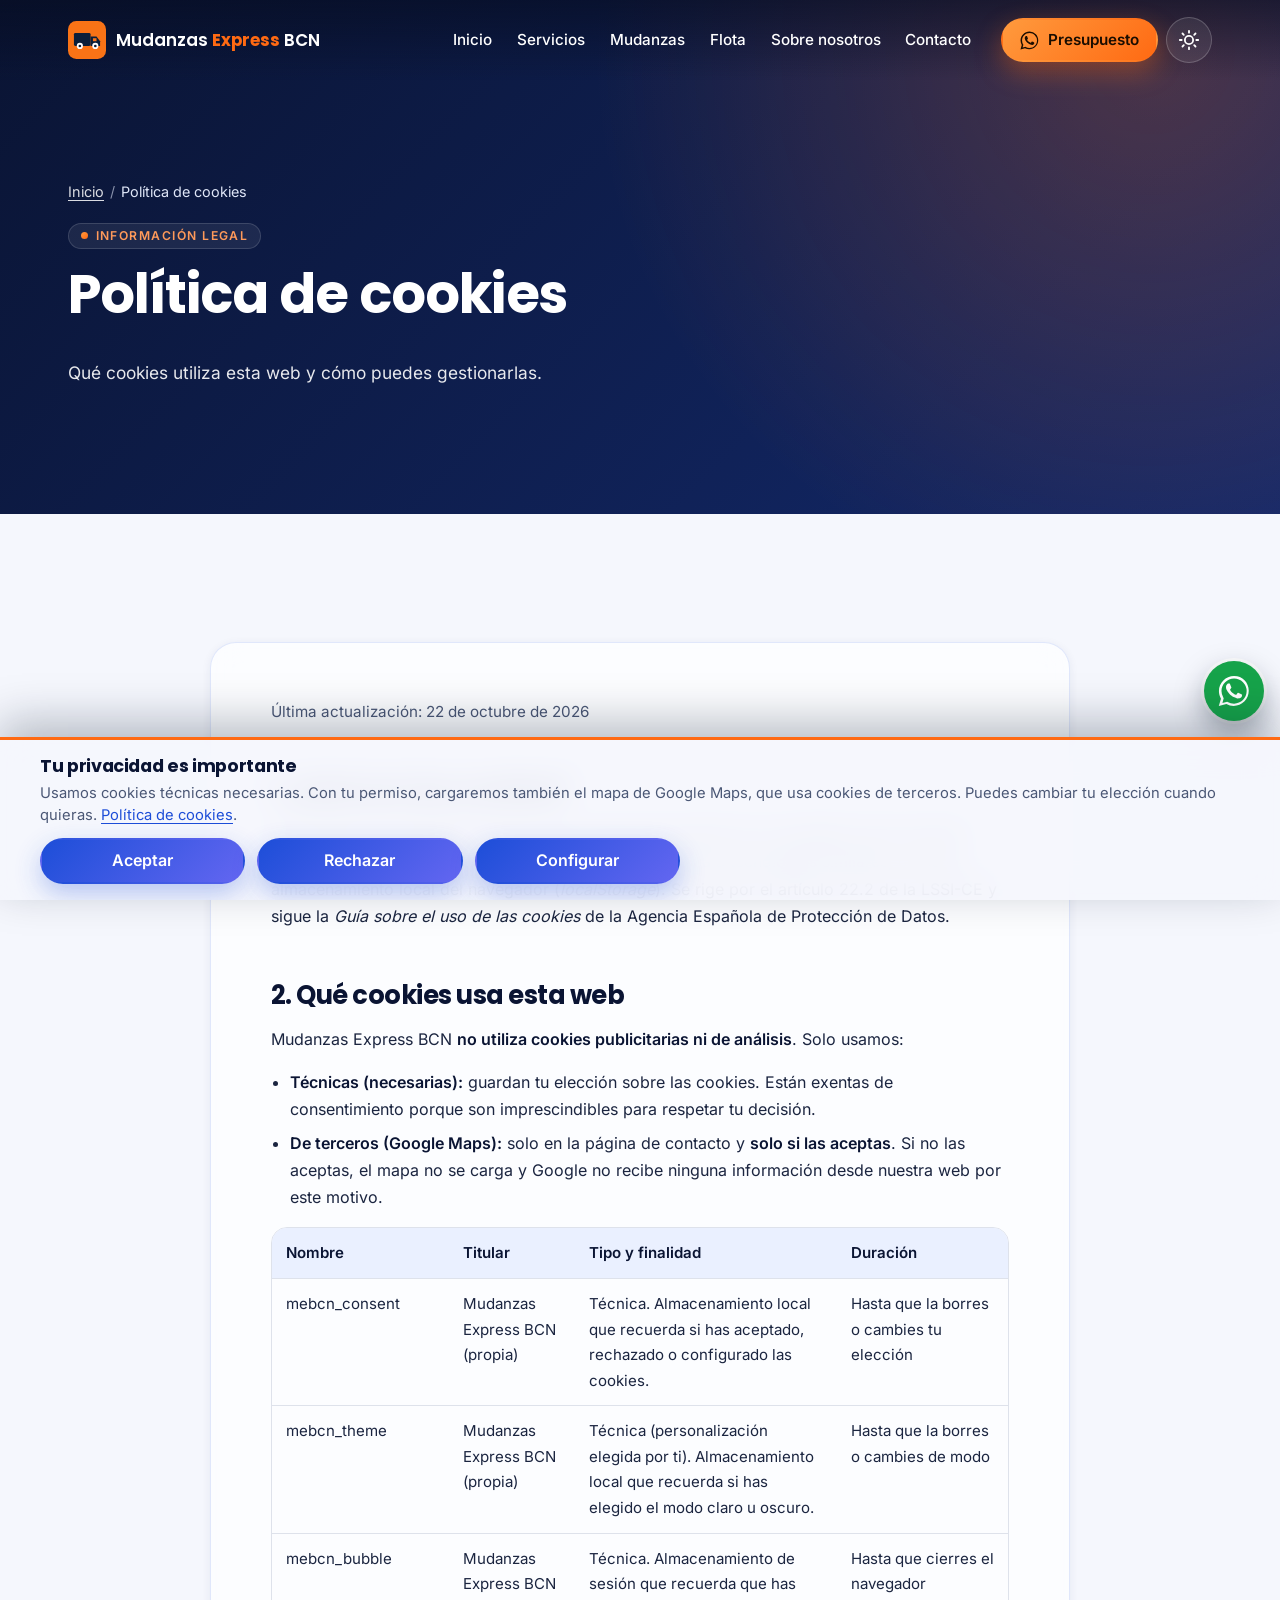
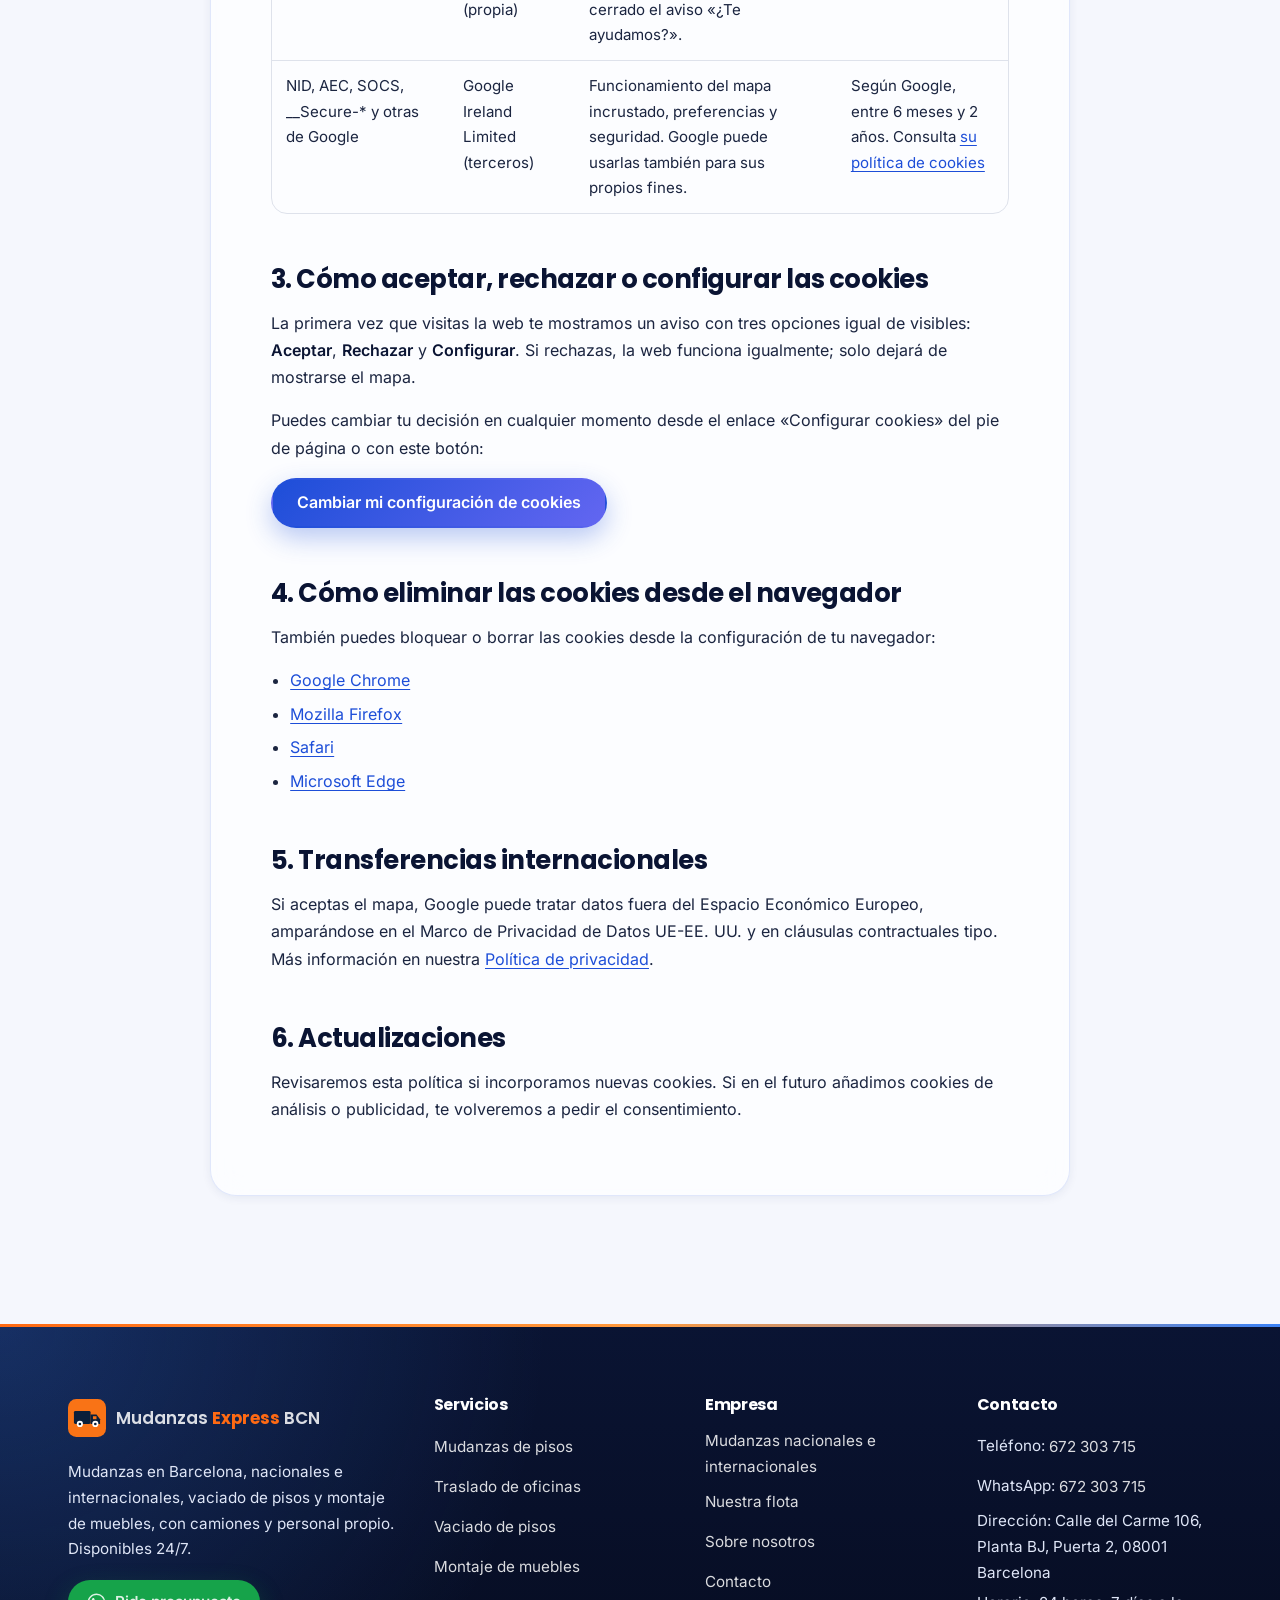
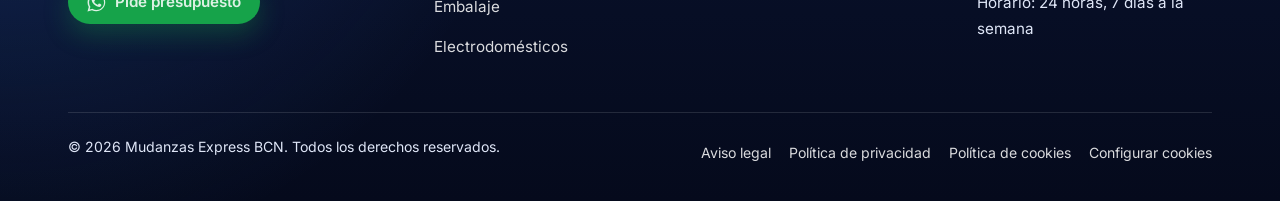
<file: cookies.html>
<!DOCTYPE html>
<html lang="es">
<head>
<meta charset="utf-8">
<meta name="viewport" content="width=device-width, initial-scale=1">
<title>Política de cookies | Mudanzas Express BCN</title>
<meta name="description" content="Política de cookies de Mudanzas Express BCN según la guía de la AEPD: qué cookies usa esta web, para qué y cómo aceptarlas, rechazarlas o configurarlas.">
<meta name="robots" content="index, follow, max-image-preview:large">
<link rel="canonical" href="https://mudanzasexpressbcn.com/cookies.html">
<meta name="theme-color" content="#0a1433">
<meta property="og:type" content="website">
<meta property="og:site_name" content="Mudanzas Express BCN">
<meta property="og:locale" content="es_ES">
<meta property="og:title" content="Política de cookies | Mudanzas Express BCN">
<meta property="og:description" content="Política de cookies de Mudanzas Express BCN según la guía de la AEPD: qué cookies usa esta web, para qué y cómo aceptarlas, rechazarlas o configurarlas.">
<meta property="og:url" content="https://mudanzasexpressbcn.com/cookies.html">
<meta property="og:image" content="https://mudanzasexpressbcn.com/img/og-image.jpg">
<meta property="og:image:type" content="image/jpeg">
<meta property="og:image:width" content="1200">
<meta property="og:image:height" content="630">
<meta property="og:image:alt" content="Camión de Mudanzas Express BCN cargando una mudanza en Barcelona">
<meta name="twitter:card" content="summary_large_image">
<link rel="icon" href="favicon.ico" sizes="any">
<link rel="icon" href="favicon.svg" type="image/svg+xml">
<link rel="apple-touch-icon" href="img/apple-touch-icon.png">
<link rel="preload" href="fonts/inter-latin-400-normal.woff2" as="font" type="font/woff2" crossorigin>
<link rel="preload" href="fonts/poppins-latin-700-normal.woff2" as="font" type="font/woff2" crossorigin>
<link rel="stylesheet" href="css/styles.css">
<script>(function(d){d.className+=' js'+('CSSViewTransitionRule' in window?'':' no-vt');var t;try{t=localStorage.getItem('mebcn_theme')}catch(e){}d.setAttribute('data-theme',t==='dark'||t==='light'?t:(matchMedia('(prefers-color-scheme: dark)').matches?'dark':'light'));try{var r=document.referrer&&new URL(document.referrer).origin===location.origin;if(!r&&!matchMedia('(prefers-reduced-motion: reduce)').matches)d.className+=' show-loader'}catch(e){}})(document.documentElement)</script>
<script src="js/main.js" defer></script><script src="js/cookies.js" defer></script>
</head>
<body>
<div class="loader" aria-hidden="true"><div class="loader__inner"><svg viewBox="0 0 32 32" aria-hidden="true" focusable="false"><rect width="32" height="32" rx="7" fill="#f97316"/><rect x="5" y="10" width="14" height="11" rx="1.2" fill="#0b1f3a"/><path d="M19 13h5l3 4v4h-8z" fill="#0b1f3a"/><path d="M21 14.5h3v2.5h-3z" fill="#f97316"/><circle cx="10" cy="21" r="2.6" fill="#fff"/><circle cx="10" cy="21" r="1.1" fill="#0b1f3a"/><circle cx="23" cy="21" r="2.6" fill="#fff"/><circle cx="23" cy="21" r="1.1" fill="#0b1f3a"/></svg><div class="loader__name"><span>Mudanzas <strong>Express</strong> BCN</span></div><div class="loader__bar"></div></div></div>
<div class="progress" aria-hidden="true"></div>
<a class="skip-link" href="#main">Saltar al contenido</a>
<header class="site-header">
  <div class="container header-inner">
    <a class="brand" href="index.html" aria-label="Mudanzas Express BCN, ir al inicio"><svg viewBox="0 0 32 32" aria-hidden="true" focusable="false"><rect width="32" height="32" rx="7" fill="#f97316"/><rect x="5" y="10" width="14" height="11" rx="1.2" fill="#0b1f3a"/><path d="M19 13h5l3 4v4h-8z" fill="#0b1f3a"/><path d="M21 14.5h3v2.5h-3z" fill="#f97316"/><circle cx="10" cy="21" r="2.6" fill="#fff"/><circle cx="10" cy="21" r="1.1" fill="#0b1f3a"/><circle cx="23" cy="21" r="2.6" fill="#fff"/><circle cx="23" cy="21" r="1.1" fill="#0b1f3a"/></svg><span>Mudanzas <strong>Express</strong> BCN</span></a>
    <nav id="site-nav" class="site-nav" aria-label="Menú principal">
      <ul><li style="--i:0"><a href="index.html">Inicio</a></li><li style="--i:1"><a href="servicios.html">Servicios</a></li><li style="--i:2"><a href="mudanzas.html">Mudanzas</a></li><li style="--i:3"><a href="flota.html">Flota</a></li><li style="--i:4"><a href="sobre-nosotros.html">Sobre nosotros</a></li><li style="--i:5"><a href="contacto.html">Contacto</a></li></ul>
      <a style="--i:6" class="btn btn--accent btn--sm" href="https://wa.me/34672303715?text=Hola%2C%20quiero%20pedir%20un%20presupuesto%20de%20mudanza" target="_blank" rel="noopener"><svg viewBox="0 0 24 24" fill="currentColor" aria-hidden="true" focusable="false"><path d="M17.47 14.38c-.3-.15-1.76-.87-2.03-.97-.27-.1-.47-.15-.67.15-.2.3-.77.97-.94 1.17-.17.2-.35.22-.65.07-.3-.15-1.26-.46-2.4-1.48-.89-.79-1.49-1.77-1.66-2.07-.17-.3-.02-.46.13-.61.13-.13.3-.35.45-.52.15-.17.2-.3.3-.5.1-.2.05-.37-.02-.52-.08-.15-.67-1.62-.92-2.22-.24-.58-.49-.5-.67-.51h-.57c-.2 0-.52.07-.8.37-.27.3-1.04 1.02-1.04 2.48 0 1.46 1.07 2.88 1.21 3.07.15.2 2.1 3.2 5.08 4.49.71.31 1.26.49 1.7.63.71.23 1.36.2 1.87.12.57-.09 1.76-.72 2.01-1.41.25-.7.25-1.29.17-1.41-.07-.12-.27-.2-.57-.35zM12.05 21.5h-.01a9.4 9.4 0 0 1-4.8-1.31l-.34-.2-3.57.93.95-3.48-.22-.36a9.4 9.4 0 0 1-1.44-5.02c0-5.2 4.23-9.43 9.44-9.43 2.52 0 4.89.98 6.67 2.77a9.37 9.37 0 0 1 2.76 6.67c0 5.2-4.24 9.43-9.44 9.43zm8.03-17.46A11.3 11.3 0 0 0 12.05.72C5.79.72.7 5.8.7 12.06c0 2 .52 3.95 1.52 5.67L.6 23.28l5.68-1.49a11.3 11.3 0 0 0 5.42 1.38h.01c6.25 0 11.34-5.09 11.34-11.34 0-3.03-1.18-5.88-3.32-8.02z"/></svg>Presupuesto<span class="visually-hidden"> (se abre en una nueva pestaña)</span></a>
    </nav>
    <button class="icon-btn theme-toggle" type="button" aria-pressed="false" aria-label="Modo oscuro"><svg viewBox="0 0 24 24" fill="none" stroke="currentColor" stroke-width="2" stroke-linecap="round" stroke-linejoin="round" aria-hidden="true" focusable="false" class="icon-sun"><circle cx="12" cy="12" r="4.5"/><path d="M12 2v2M12 20v2M4.9 4.9l1.4 1.4M17.7 17.7l1.4 1.4M2 12h2M20 12h2M4.9 19.1l1.4-1.4M17.7 6.3l1.4-1.4"/></svg><svg viewBox="0 0 24 24" fill="none" stroke="currentColor" stroke-width="2" stroke-linecap="round" stroke-linejoin="round" aria-hidden="true" focusable="false" class="icon-moon"><path d="M21 12.8A9 9 0 1 1 11.2 3a7 7 0 0 0 9.8 9.8z"/></svg></button>
    <button class="icon-btn nav-toggle" type="button" aria-expanded="false" aria-controls="site-nav" aria-label="Abrir menú">
      <span class="nav-toggle__bar"></span><span class="nav-toggle__bar"></span><span class="nav-toggle__bar"></span>
    </button>
  </div>
</header>
<main id="main">
<section class="page-hero">
  <div class="container">
    <nav class="breadcrumb" aria-label="Ruta de navegación"><ol><li><a href="index.html">Inicio</a></li><li aria-current="page">Política de cookies</li></ol></nav>
    <span class="eyebrow">Información legal</span>
    <h1><span class="word" style="--w:0">Política</span> <span class="word" style="--w:1">de</span> <span class="word" style="--w:2">cookies</span></h1>
    <p>Qué cookies utiliza esta web y cómo puedes gestionarlas.</p>
  </div>
</section>
<section class="section">
  <div class="container">
    <article class="legal legal-panel reveal reveal--fade">
      <p class="updated">Última actualización: 22 de octubre de 2026</p>
<h2>1. ¿Qué son las cookies?</h2>
<p>Las cookies son pequeños archivos que un sitio web guarda en tu navegador para recordar información sobre tu visita. Esta política también se aplica a tecnologías similares, como el almacenamiento local del navegador (<em>localStorage</em>). Se rige por el artículo 22.2 de la LSSI-CE y sigue la <em>Guía sobre el uso de las cookies</em> de la Agencia Española de Protección de Datos.</p>
<h2>2. Qué cookies usa esta web</h2>
<p>Mudanzas Express BCN <strong>no utiliza cookies publicitarias ni de análisis</strong>. Solo usamos:</p>
<ul>
  <li><strong>Técnicas (necesarias):</strong> guardan tu elección sobre las cookies. Están exentas de consentimiento porque son imprescindibles para respetar tu decisión.</li>
  <li><strong>De terceros (Google Maps):</strong> solo en la página de contacto y <strong>solo si las aceptas</strong>. Si no las aceptas, el mapa no se carga y Google no recibe ninguna información desde nuestra web por este motivo.</li>
</ul>
<div class="table-wrap"><table>
  <thead><tr><th scope="col">Nombre</th><th scope="col">Titular</th><th scope="col">Tipo y finalidad</th><th scope="col">Duración</th></tr></thead>
  <tbody>
    <tr><td>mebcn_consent</td><td>Mudanzas Express BCN (propia)</td><td>Técnica. Almacenamiento local que recuerda si has aceptado, rechazado o configurado las cookies.</td><td>Hasta que la borres o cambies tu elección</td></tr>
    <tr><td>mebcn_theme</td><td>Mudanzas Express BCN (propia)</td><td>Técnica (personalización elegida por ti). Almacenamiento local que recuerda si has elegido el modo claro u oscuro.</td><td>Hasta que la borres o cambies de modo</td></tr>
    <tr><td>mebcn_bubble</td><td>Mudanzas Express BCN (propia)</td><td>Técnica. Almacenamiento de sesión que recuerda que has cerrado el aviso «¿Te ayudamos?».</td><td>Hasta que cierres el navegador</td></tr>
    <tr><td>NID, AEC, SOCS, __Secure-* y otras de Google</td><td>Google Ireland Limited (terceros)</td><td>Funcionamiento del mapa incrustado, preferencias y seguridad. Google puede usarlas también para sus propios fines.</td><td>Según Google, entre 6 meses y 2 años. Consulta <a href="https://policies.google.com/technologies/cookies?hl=es" target="_blank" rel="noopener">su política de cookies<span class="visually-hidden"> (se abre en una nueva pestaña)</span></a></td></tr>
  </tbody>
</table></div>
<h2>3. Cómo aceptar, rechazar o configurar las cookies</h2>
<p>La primera vez que visitas la web te mostramos un aviso con tres opciones igual de visibles: <strong>Aceptar</strong>, <strong>Rechazar</strong> y <strong>Configurar</strong>. Si rechazas, la web funciona igualmente; solo dejará de mostrarse el mapa.</p>
<p>Puedes cambiar tu decisión en cualquier momento desde el enlace «Configurar cookies» del pie de página o con este botón:</p>
<p><button type="button" class="btn btn--navy" data-cookie-settings>Cambiar mi configuración de cookies</button></p>
<h2>4. Cómo eliminar las cookies desde el navegador</h2>
<p>También puedes bloquear o borrar las cookies desde la configuración de tu navegador:</p>
<ul>
  <li><a href="https://support.google.com/chrome/answer/95647?hl=es" target="_blank" rel="noopener">Google Chrome<span class="visually-hidden"> (se abre en una nueva pestaña)</span></a></li>
  <li><a href="https://support.mozilla.org/es/kb/Borrar%20cookies" target="_blank" rel="noopener">Mozilla Firefox<span class="visually-hidden"> (se abre en una nueva pestaña)</span></a></li>
  <li><a href="https://support.apple.com/es-es/guide/safari/sfri11471/mac" target="_blank" rel="noopener">Safari<span class="visually-hidden"> (se abre en una nueva pestaña)</span></a></li>
  <li><a href="https://support.microsoft.com/es-es/microsoft-edge/eliminar-las-cookies-en-microsoft-edge-63947406-40ac-c3b8-57b9-2a946a29ae09" target="_blank" rel="noopener">Microsoft Edge<span class="visually-hidden"> (se abre en una nueva pestaña)</span></a></li>
</ul>
<h2>5. Transferencias internacionales</h2>
<p>Si aceptas el mapa, Google puede tratar datos fuera del Espacio Económico Europeo, amparándose en el Marco de Privacidad de Datos UE-EE. UU. y en cláusulas contractuales tipo. Más información en nuestra <a href="privacidad.html">Política de privacidad</a>.</p>
<h2>6. Actualizaciones</h2>
<p>Revisaremos esta política si incorporamos nuevas cookies. Si en el futuro añadimos cookies de análisis o publicidad, te volveremos a pedir el consentimiento.</p>
    </article>
  </div>
</section>
</main>
<footer class="site-footer">
  <div class="container">
    <div class="footer-grid">
      <div class="footer-brand">
        <a class="brand" href="index.html" aria-label="Mudanzas Express BCN, ir al inicio"><svg viewBox="0 0 32 32" aria-hidden="true" focusable="false"><rect width="32" height="32" rx="7" fill="#f97316"/><rect x="5" y="10" width="14" height="11" rx="1.2" fill="#0b1f3a"/><path d="M19 13h5l3 4v4h-8z" fill="#0b1f3a"/><path d="M21 14.5h3v2.5h-3z" fill="#f97316"/><circle cx="10" cy="21" r="2.6" fill="#fff"/><circle cx="10" cy="21" r="1.1" fill="#0b1f3a"/><circle cx="23" cy="21" r="2.6" fill="#fff"/><circle cx="23" cy="21" r="1.1" fill="#0b1f3a"/></svg><span>Mudanzas <strong>Express</strong> BCN</span></a>
        <p>Mudanzas en Barcelona, nacionales e internacionales, vaciado de pisos y montaje de muebles, con camiones y personal propio. Disponibles 24/7.</p>
        <a class="btn btn--wa btn--sm" href="https://wa.me/34672303715?text=Hola%2C%20quiero%20pedir%20un%20presupuesto%20de%20mudanza" target="_blank" rel="noopener"><svg viewBox="0 0 24 24" fill="currentColor" aria-hidden="true" focusable="false"><path d="M17.47 14.38c-.3-.15-1.76-.87-2.03-.97-.27-.1-.47-.15-.67.15-.2.3-.77.97-.94 1.17-.17.2-.35.22-.65.07-.3-.15-1.26-.46-2.4-1.48-.89-.79-1.49-1.77-1.66-2.07-.17-.3-.02-.46.13-.61.13-.13.3-.35.45-.52.15-.17.2-.3.3-.5.1-.2.05-.37-.02-.52-.08-.15-.67-1.62-.92-2.22-.24-.58-.49-.5-.67-.51h-.57c-.2 0-.52.07-.8.37-.27.3-1.04 1.02-1.04 2.48 0 1.46 1.07 2.88 1.21 3.07.15.2 2.1 3.2 5.08 4.49.71.31 1.26.49 1.7.63.71.23 1.36.2 1.87.12.57-.09 1.76-.72 2.01-1.41.25-.7.25-1.29.17-1.41-.07-.12-.27-.2-.57-.35zM12.05 21.5h-.01a9.4 9.4 0 0 1-4.8-1.31l-.34-.2-3.57.93.95-3.48-.22-.36a9.4 9.4 0 0 1-1.44-5.02c0-5.2 4.23-9.43 9.44-9.43 2.52 0 4.89.98 6.67 2.77a9.37 9.37 0 0 1 2.76 6.67c0 5.2-4.24 9.43-9.44 9.43zm8.03-17.46A11.3 11.3 0 0 0 12.05.72C5.79.72.7 5.8.7 12.06c0 2 .52 3.95 1.52 5.67L.6 23.28l5.68-1.49a11.3 11.3 0 0 0 5.42 1.38h.01c6.25 0 11.34-5.09 11.34-11.34 0-3.03-1.18-5.88-3.32-8.02z"/></svg>Pide presupuesto<span class="visually-hidden"> (se abre en una nueva pestaña)</span></a>
      </div>
      <div>
        <h2>Servicios</h2>
        <ul><li><a href="servicios.html#pisos">Mudanzas de pisos</a></li><li><a href="servicios.html#oficinas">Traslado de oficinas</a></li><li><a href="servicios.html#vaciado">Vaciado de pisos</a></li><li><a href="servicios.html#montaje">Montaje de muebles</a></li><li><a href="servicios.html#embalaje">Embalaje</a></li><li><a href="servicios.html#electrodomesticos">Electrodomésticos</a></li></ul>
      </div>
      <div>
        <h2>Empresa</h2>
        <ul>
          <li><a href="mudanzas.html">Mudanzas nacionales e internacionales</a></li>
          <li><a href="flota.html">Nuestra flota</a></li>
          <li><a href="sobre-nosotros.html">Sobre nosotros</a></li>
          <li><a href="contacto.html">Contacto</a></li>
        </ul>
      </div>
      <div>
        <h2>Contacto</h2>
        <ul>
          <li>Teléfono: <a href="tel:+34672303715">672 303 715</a></li>
          <li>WhatsApp: <a href="https://wa.me/34672303715?text=Hola%2C%20quiero%20pedir%20un%20presupuesto%20de%20mudanza" target="_blank" rel="noopener">672 303 715<span class="visually-hidden"> (se abre en una nueva pestaña)</span></a></li>
          <li>Dirección: Calle del Carme 106, Planta BJ, Puerta 2, 08001 Barcelona</li>
          <li>Horario: 24 horas, 7 días a la semana</li>
        </ul>
      </div>
    </div>
    <div class="footer-bottom">
      <p>© <span id="year">2026</span> Mudanzas Express BCN. Todos los derechos reservados.</p>
      <ul>
        <li><a href="aviso-legal.html">Aviso legal</a></li>
        <li><a href="privacidad.html">Política de privacidad</a></li>
        <li><a href="cookies.html">Política de cookies</a></li>
        <li><button type="button" class="link-btn" data-cookie-settings>Configurar cookies</button></li>
      </ul>
    </div>
  </div>
</footer>
<a class="wa-float" href="https://wa.me/34672303715?text=Hola%2C%20quiero%20pedir%20un%20presupuesto%20de%20mudanza" target="_blank" rel="noopener" aria-label="Pedir presupuesto por WhatsApp (se abre en una nueva pestaña)"><svg viewBox="0 0 24 24" fill="currentColor" aria-hidden="true" focusable="false"><path d="M17.47 14.38c-.3-.15-1.76-.87-2.03-.97-.27-.1-.47-.15-.67.15-.2.3-.77.97-.94 1.17-.17.2-.35.22-.65.07-.3-.15-1.26-.46-2.4-1.48-.89-.79-1.49-1.77-1.66-2.07-.17-.3-.02-.46.13-.61.13-.13.3-.35.45-.52.15-.17.2-.3.3-.5.1-.2.05-.37-.02-.52-.08-.15-.67-1.62-.92-2.22-.24-.58-.49-.5-.67-.51h-.57c-.2 0-.52.07-.8.37-.27.3-1.04 1.02-1.04 2.48 0 1.46 1.07 2.88 1.21 3.07.15.2 2.1 3.2 5.08 4.49.71.31 1.26.49 1.7.63.71.23 1.36.2 1.87.12.57-.09 1.76-.72 2.01-1.41.25-.7.25-1.29.17-1.41-.07-.12-.27-.2-.57-.35zM12.05 21.5h-.01a9.4 9.4 0 0 1-4.8-1.31l-.34-.2-3.57.93.95-3.48-.22-.36a9.4 9.4 0 0 1-1.44-5.02c0-5.2 4.23-9.43 9.44-9.43 2.52 0 4.89.98 6.67 2.77a9.37 9.37 0 0 1 2.76 6.67c0 5.2-4.24 9.43-9.44 9.43zm8.03-17.46A11.3 11.3 0 0 0 12.05.72C5.79.72.7 5.8.7 12.06c0 2 .52 3.95 1.52 5.67L.6 23.28l5.68-1.49a11.3 11.3 0 0 0 5.42 1.38h.01c6.25 0 11.34-5.09 11.34-11.34 0-3.03-1.18-5.88-3.32-8.02z"/></svg></a>
<div class="wa-bubble"><a href="https://wa.me/34672303715?text=Hola%2C%20quiero%20pedir%20un%20presupuesto%20de%20mudanza" target="_blank" rel="noopener">¿Te ayudamos?<span class="visually-hidden"> (se abre en una nueva pestaña)</span></a><button type="button" aria-label="Cerrar mensaje"><svg viewBox="0 0 24 24" fill="none" stroke="currentColor" stroke-width="2" stroke-linecap="round" stroke-linejoin="round" aria-hidden="true" focusable="false"><path d="M18 6 6 18M6 6l12 12"/></svg></button></div>
<button type="button" class="back-to-top" aria-label="Volver arriba"><svg viewBox="0 0 24 24" fill="none" stroke="currentColor" stroke-width="2" stroke-linecap="round" stroke-linejoin="round" aria-hidden="true" focusable="false"><path d="m18 15-6-6-6 6"/></svg></button>
</body>
</html>
</file>
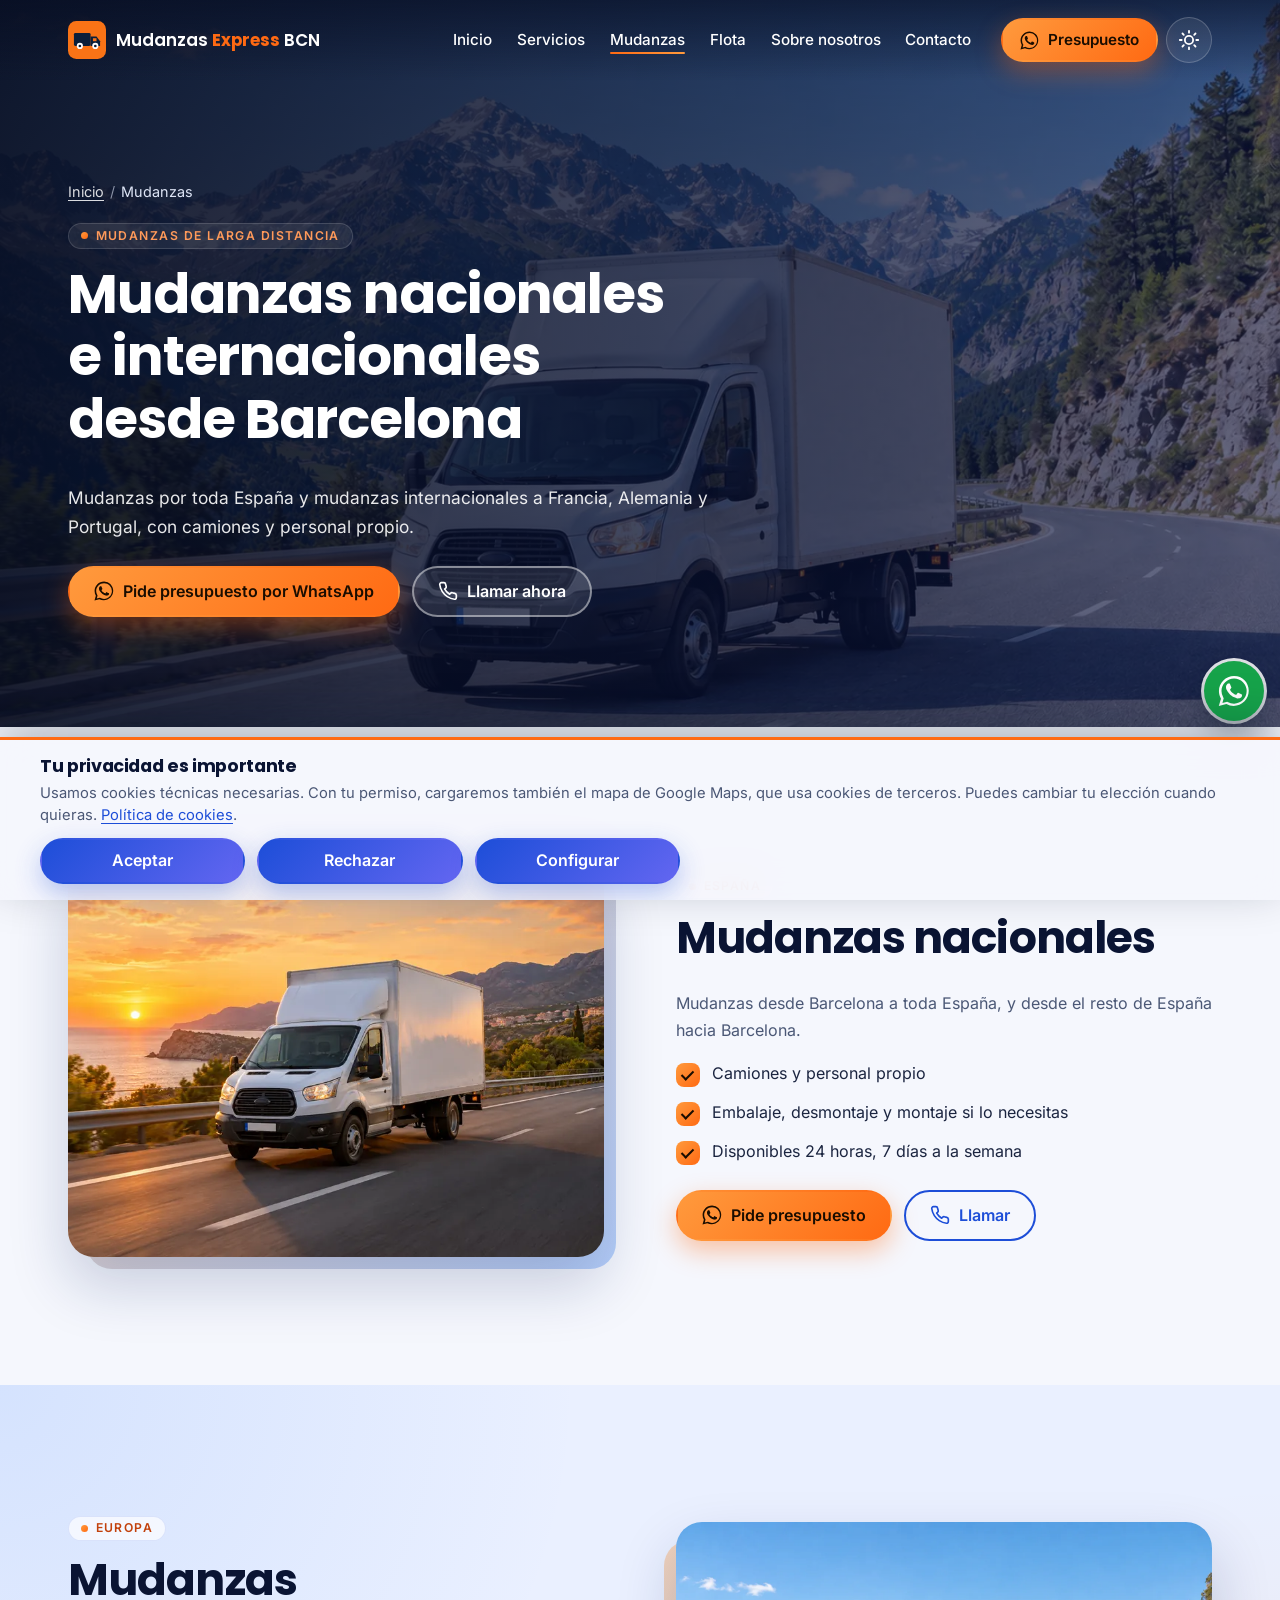
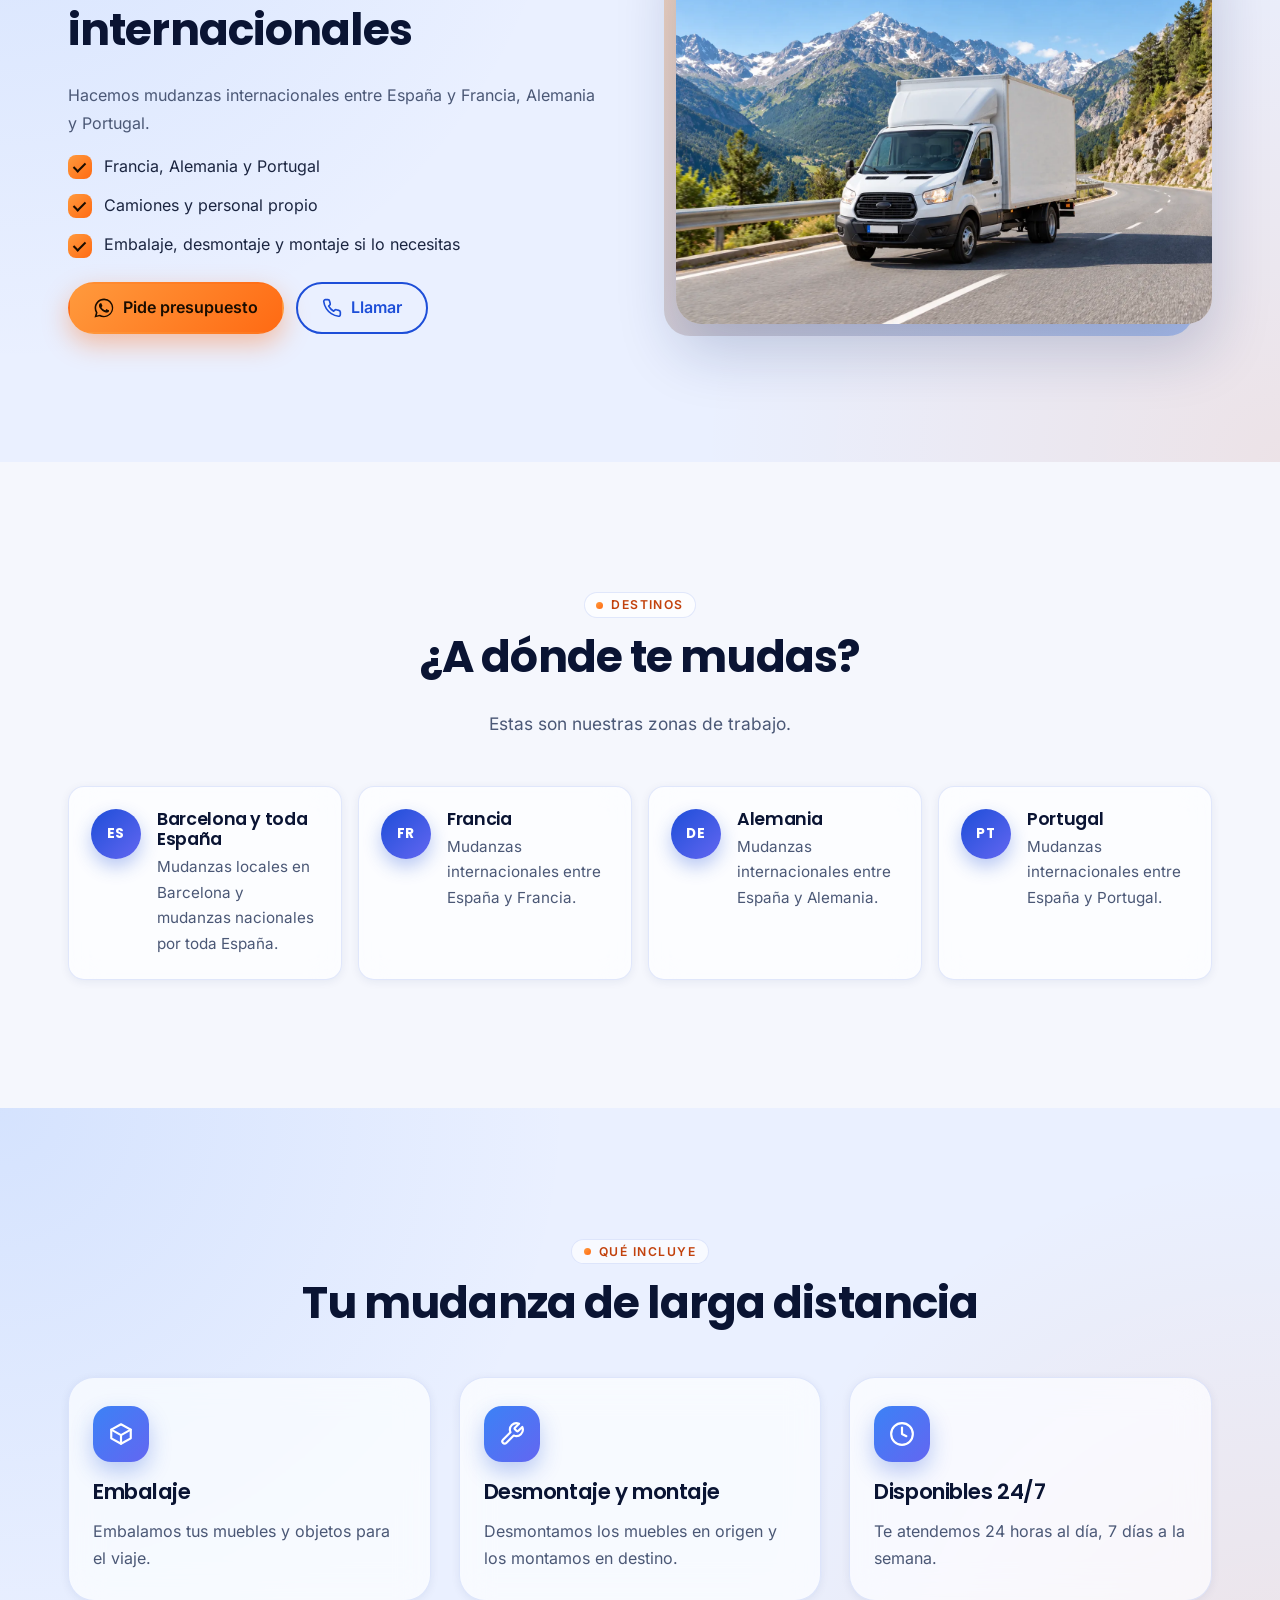
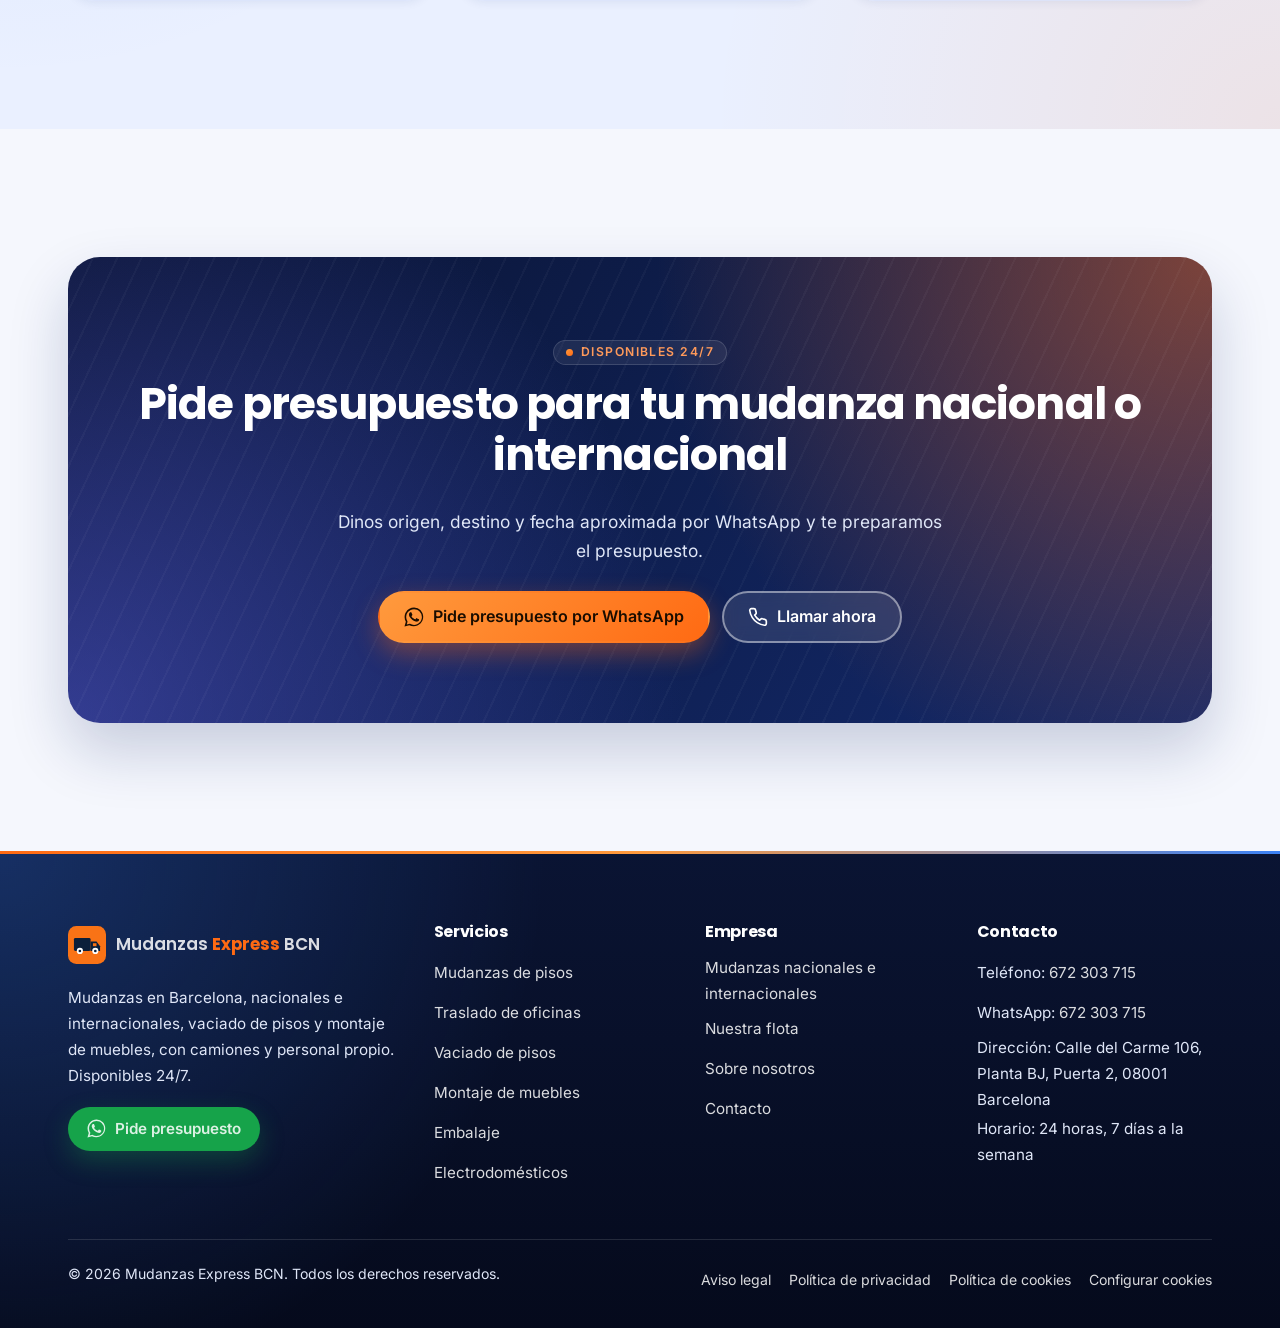
<file: mudanzas.html>
<!DOCTYPE html>
<html lang="es">
<head>
<meta charset="utf-8">
<meta name="viewport" content="width=device-width, initial-scale=1">
<title>Mudanzas internacionales y nacionales desde Barcelona | Mudanzas Express BCN</title>
<meta name="description" content="Mudanzas internacionales desde Barcelona a Francia, Alemania y Portugal, y mudanzas nacionales a toda España. Camiones y personal propio, disponibles 24/7.">
<meta name="robots" content="index, follow, max-image-preview:large">
<link rel="canonical" href="https://mudanzasexpressbcn.com/mudanzas.html">
<meta name="theme-color" content="#0a1433">
<meta property="og:type" content="website">
<meta property="og:site_name" content="Mudanzas Express BCN">
<meta property="og:locale" content="es_ES">
<meta property="og:title" content="Mudanzas internacionales y nacionales desde Barcelona | Mudanzas Express BCN">
<meta property="og:description" content="Mudanzas internacionales desde Barcelona a Francia, Alemania y Portugal, y mudanzas nacionales a toda España. Camiones y personal propio, disponibles 24/7.">
<meta property="og:url" content="https://mudanzasexpressbcn.com/mudanzas.html">
<meta property="og:image" content="https://mudanzasexpressbcn.com/img/og-image.jpg">
<meta property="og:image:type" content="image/jpeg">
<meta property="og:image:width" content="1200">
<meta property="og:image:height" content="630">
<meta property="og:image:alt" content="Camión de Mudanzas Express BCN cargando una mudanza en Barcelona">
<meta name="twitter:card" content="summary_large_image">
<link rel="icon" href="favicon.ico" sizes="any">
<link rel="icon" href="favicon.svg" type="image/svg+xml">
<link rel="apple-touch-icon" href="img/apple-touch-icon.png">
<link rel="preload" href="fonts/inter-latin-400-normal.woff2" as="font" type="font/woff2" crossorigin>
<link rel="preload" href="fonts/poppins-latin-700-normal.woff2" as="font" type="font/woff2" crossorigin>
<link rel="stylesheet" href="css/styles.css">
<script>(function(d){d.className+=' js'+('CSSViewTransitionRule' in window?'':' no-vt');var t;try{t=localStorage.getItem('mebcn_theme')}catch(e){}d.setAttribute('data-theme',t==='dark'||t==='light'?t:(matchMedia('(prefers-color-scheme: dark)').matches?'dark':'light'));try{var r=document.referrer&&new URL(document.referrer).origin===location.origin;if(!r&&!matchMedia('(prefers-reduced-motion: reduce)').matches)d.className+=' show-loader'}catch(e){}})(document.documentElement)</script>
<script src="js/main.js" defer></script><script src="js/cookies.js" defer></script>
</head>
<body>
<div class="loader" aria-hidden="true"><div class="loader__inner"><svg viewBox="0 0 32 32" aria-hidden="true" focusable="false"><rect width="32" height="32" rx="7" fill="#f97316"/><rect x="5" y="10" width="14" height="11" rx="1.2" fill="#0b1f3a"/><path d="M19 13h5l3 4v4h-8z" fill="#0b1f3a"/><path d="M21 14.5h3v2.5h-3z" fill="#f97316"/><circle cx="10" cy="21" r="2.6" fill="#fff"/><circle cx="10" cy="21" r="1.1" fill="#0b1f3a"/><circle cx="23" cy="21" r="2.6" fill="#fff"/><circle cx="23" cy="21" r="1.1" fill="#0b1f3a"/></svg><div class="loader__name"><span>Mudanzas <strong>Express</strong> BCN</span></div><div class="loader__bar"></div></div></div>
<div class="progress" aria-hidden="true"></div>
<a class="skip-link" href="#main">Saltar al contenido</a>
<header class="site-header">
  <div class="container header-inner">
    <a class="brand" href="index.html" aria-label="Mudanzas Express BCN, ir al inicio"><svg viewBox="0 0 32 32" aria-hidden="true" focusable="false"><rect width="32" height="32" rx="7" fill="#f97316"/><rect x="5" y="10" width="14" height="11" rx="1.2" fill="#0b1f3a"/><path d="M19 13h5l3 4v4h-8z" fill="#0b1f3a"/><path d="M21 14.5h3v2.5h-3z" fill="#f97316"/><circle cx="10" cy="21" r="2.6" fill="#fff"/><circle cx="10" cy="21" r="1.1" fill="#0b1f3a"/><circle cx="23" cy="21" r="2.6" fill="#fff"/><circle cx="23" cy="21" r="1.1" fill="#0b1f3a"/></svg><span>Mudanzas <strong>Express</strong> BCN</span></a>
    <nav id="site-nav" class="site-nav" aria-label="Menú principal">
      <ul><li style="--i:0"><a href="index.html">Inicio</a></li><li style="--i:1"><a href="servicios.html">Servicios</a></li><li style="--i:2"><a href="mudanzas.html" aria-current="page">Mudanzas</a></li><li style="--i:3"><a href="flota.html">Flota</a></li><li style="--i:4"><a href="sobre-nosotros.html">Sobre nosotros</a></li><li style="--i:5"><a href="contacto.html">Contacto</a></li></ul>
      <a style="--i:6" class="btn btn--accent btn--sm" href="https://wa.me/34672303715?text=Hola%2C%20quiero%20pedir%20un%20presupuesto%20de%20mudanza" target="_blank" rel="noopener"><svg viewBox="0 0 24 24" fill="currentColor" aria-hidden="true" focusable="false"><path d="M17.47 14.38c-.3-.15-1.76-.87-2.03-.97-.27-.1-.47-.15-.67.15-.2.3-.77.97-.94 1.17-.17.2-.35.22-.65.07-.3-.15-1.26-.46-2.4-1.48-.89-.79-1.49-1.77-1.66-2.07-.17-.3-.02-.46.13-.61.13-.13.3-.35.45-.52.15-.17.2-.3.3-.5.1-.2.05-.37-.02-.52-.08-.15-.67-1.62-.92-2.22-.24-.58-.49-.5-.67-.51h-.57c-.2 0-.52.07-.8.37-.27.3-1.04 1.02-1.04 2.48 0 1.46 1.07 2.88 1.21 3.07.15.2 2.1 3.2 5.08 4.49.71.31 1.26.49 1.7.63.71.23 1.36.2 1.87.12.57-.09 1.76-.72 2.01-1.41.25-.7.25-1.29.17-1.41-.07-.12-.27-.2-.57-.35zM12.05 21.5h-.01a9.4 9.4 0 0 1-4.8-1.31l-.34-.2-3.57.93.95-3.48-.22-.36a9.4 9.4 0 0 1-1.44-5.02c0-5.2 4.23-9.43 9.44-9.43 2.52 0 4.89.98 6.67 2.77a9.37 9.37 0 0 1 2.76 6.67c0 5.2-4.24 9.43-9.44 9.43zm8.03-17.46A11.3 11.3 0 0 0 12.05.72C5.79.72.7 5.8.7 12.06c0 2 .52 3.95 1.52 5.67L.6 23.28l5.68-1.49a11.3 11.3 0 0 0 5.42 1.38h.01c6.25 0 11.34-5.09 11.34-11.34 0-3.03-1.18-5.88-3.32-8.02z"/></svg>Presupuesto<span class="visually-hidden"> (se abre en una nueva pestaña)</span></a>
    </nav>
    <button class="icon-btn theme-toggle" type="button" aria-pressed="false" aria-label="Modo oscuro"><svg viewBox="0 0 24 24" fill="none" stroke="currentColor" stroke-width="2" stroke-linecap="round" stroke-linejoin="round" aria-hidden="true" focusable="false" class="icon-sun"><circle cx="12" cy="12" r="4.5"/><path d="M12 2v2M12 20v2M4.9 4.9l1.4 1.4M17.7 17.7l1.4 1.4M2 12h2M20 12h2M4.9 19.1l1.4-1.4M17.7 6.3l1.4-1.4"/></svg><svg viewBox="0 0 24 24" fill="none" stroke="currentColor" stroke-width="2" stroke-linecap="round" stroke-linejoin="round" aria-hidden="true" focusable="false" class="icon-moon"><path d="M21 12.8A9 9 0 1 1 11.2 3a7 7 0 0 0 9.8 9.8z"/></svg></button>
    <button class="icon-btn nav-toggle" type="button" aria-expanded="false" aria-controls="site-nav" aria-label="Abrir menú">
      <span class="nav-toggle__bar"></span><span class="nav-toggle__bar"></span><span class="nav-toggle__bar"></span>
    </button>
  </div>
</header>
<main id="main">
<section class="page-hero page-hero--photo">
  <img class="page-hero__media" src="img/internacional-800.webp" srcset="img/internacional-800.webp 800w, img/internacional.webp 1448w" sizes="100vw" width="1448" height="1086" alt="" fetchpriority="high" decoding="async">
  <div class="container">
    <nav class="breadcrumb" aria-label="Ruta de navegación"><ol><li><a href="index.html">Inicio</a></li><li aria-current="page">Mudanzas</li></ol></nav>
    <span class="eyebrow">Mudanzas de larga distancia</span>
    <h1><span class="word" style="--w:0">Mudanzas</span> <span class="word" style="--w:1">nacionales</span> <span class="word" style="--w:2">e</span> <span class="word" style="--w:3">internacionales</span> <span class="word" style="--w:4">desde</span> <span class="word" style="--w:5">Barcelona</span></h1>
    <p>Mudanzas por toda España y mudanzas internacionales a Francia, Alemania y Portugal, con camiones y personal propio.</p>
    <div class="btn-row"><a class="btn btn--accent" href="https://wa.me/34672303715?text=Hola%2C%20quiero%20pedir%20un%20presupuesto%20de%20mudanza" target="_blank" rel="noopener"><svg viewBox="0 0 24 24" fill="currentColor" aria-hidden="true" focusable="false"><path d="M17.47 14.38c-.3-.15-1.76-.87-2.03-.97-.27-.1-.47-.15-.67.15-.2.3-.77.97-.94 1.17-.17.2-.35.22-.65.07-.3-.15-1.26-.46-2.4-1.48-.89-.79-1.49-1.77-1.66-2.07-.17-.3-.02-.46.13-.61.13-.13.3-.35.45-.52.15-.17.2-.3.3-.5.1-.2.05-.37-.02-.52-.08-.15-.67-1.62-.92-2.22-.24-.58-.49-.5-.67-.51h-.57c-.2 0-.52.07-.8.37-.27.3-1.04 1.02-1.04 2.48 0 1.46 1.07 2.88 1.21 3.07.15.2 2.1 3.2 5.08 4.49.71.31 1.26.49 1.7.63.71.23 1.36.2 1.87.12.57-.09 1.76-.72 2.01-1.41.25-.7.25-1.29.17-1.41-.07-.12-.27-.2-.57-.35zM12.05 21.5h-.01a9.4 9.4 0 0 1-4.8-1.31l-.34-.2-3.57.93.95-3.48-.22-.36a9.4 9.4 0 0 1-1.44-5.02c0-5.2 4.23-9.43 9.44-9.43 2.52 0 4.89.98 6.67 2.77a9.37 9.37 0 0 1 2.76 6.67c0 5.2-4.24 9.43-9.44 9.43zm8.03-17.46A11.3 11.3 0 0 0 12.05.72C5.79.72.7 5.8.7 12.06c0 2 .52 3.95 1.52 5.67L.6 23.28l5.68-1.49a11.3 11.3 0 0 0 5.42 1.38h.01c6.25 0 11.34-5.09 11.34-11.34 0-3.03-1.18-5.88-3.32-8.02z"/></svg>Pide presupuesto por WhatsApp<span class="visually-hidden"> (se abre en una nueva pestaña)</span></a><a class="btn btn--ghost" href="tel:+34672303715"><svg viewBox="0 0 24 24" fill="none" stroke="currentColor" stroke-width="2" stroke-linecap="round" stroke-linejoin="round" aria-hidden="true" focusable="false"><path d="M22 16.9v3a2 2 0 0 1-2.2 2 19.8 19.8 0 0 1-8.6-3.1 19.5 19.5 0 0 1-6-6A19.8 19.8 0 0 1 2.1 4.2 2 2 0 0 1 4.1 2h3a2 2 0 0 1 2 1.7c.1.9.4 1.8.7 2.7a2 2 0 0 1-.5 2.1L8 9.8a16 16 0 0 0 6 6l1.3-1.3a2 2 0 0 1 2.1-.4c.9.3 1.8.6 2.7.7a2 2 0 0 1 1.7 2z"/></svg>Llamar ahora</a></div>
  </div>
</section>
<section class="section" id="nacionales" aria-labelledby="nac-titulo">
  <div class="container">
    <div class="split">
      <div class="split__media reveal reveal--left"><div class="split__clip"><img src="img/nacional-800.webp" srcset="img/nacional-800.webp 800w, img/nacional.webp 1448w" sizes="(min-width: 900px) 50vw, 100vw" width="1448" height="1086" alt="Camión de mudanzas circulando por una carretera de costa al atardecer" loading="lazy" decoding="async"></div></div>
      <div class="split__body reveal reveal--right" style="--delay:.1s">
        <span class="eyebrow">España</span>
        <h2 id="nac-titulo">Mudanzas nacionales</h2>
        <p>Mudanzas desde Barcelona a toda España, y desde el resto de España hacia Barcelona.</p>
        <ul class="checklist">
          <li>Camiones y personal propio</li>
          <li>Embalaje, desmontaje y montaje si lo necesitas</li>
          <li>Disponibles 24 horas, 7 días a la semana</li>
        </ul>
        <div class="btn-row"><a class="btn btn--accent" href="https://wa.me/34672303715?text=Hola%2C%20quiero%20pedir%20un%20presupuesto%20de%20mudanza" target="_blank" rel="noopener"><svg viewBox="0 0 24 24" fill="currentColor" aria-hidden="true" focusable="false"><path d="M17.47 14.38c-.3-.15-1.76-.87-2.03-.97-.27-.1-.47-.15-.67.15-.2.3-.77.97-.94 1.17-.17.2-.35.22-.65.07-.3-.15-1.26-.46-2.4-1.48-.89-.79-1.49-1.77-1.66-2.07-.17-.3-.02-.46.13-.61.13-.13.3-.35.45-.52.15-.17.2-.3.3-.5.1-.2.05-.37-.02-.52-.08-.15-.67-1.62-.92-2.22-.24-.58-.49-.5-.67-.51h-.57c-.2 0-.52.07-.8.37-.27.3-1.04 1.02-1.04 2.48 0 1.46 1.07 2.88 1.21 3.07.15.2 2.1 3.2 5.08 4.49.71.31 1.26.49 1.7.63.71.23 1.36.2 1.87.12.57-.09 1.76-.72 2.01-1.41.25-.7.25-1.29.17-1.41-.07-.12-.27-.2-.57-.35zM12.05 21.5h-.01a9.4 9.4 0 0 1-4.8-1.31l-.34-.2-3.57.93.95-3.48-.22-.36a9.4 9.4 0 0 1-1.44-5.02c0-5.2 4.23-9.43 9.44-9.43 2.52 0 4.89.98 6.67 2.77a9.37 9.37 0 0 1 2.76 6.67c0 5.2-4.24 9.43-9.44 9.43zm8.03-17.46A11.3 11.3 0 0 0 12.05.72C5.79.72.7 5.8.7 12.06c0 2 .52 3.95 1.52 5.67L.6 23.28l5.68-1.49a11.3 11.3 0 0 0 5.42 1.38h.01c6.25 0 11.34-5.09 11.34-11.34 0-3.03-1.18-5.88-3.32-8.02z"/></svg>Pide presupuesto<span class="visually-hidden"> (se abre en una nueva pestaña)</span></a><a class="btn btn--outline" href="tel:+34672303715"><svg viewBox="0 0 24 24" fill="none" stroke="currentColor" stroke-width="2" stroke-linecap="round" stroke-linejoin="round" aria-hidden="true" focusable="false"><path d="M22 16.9v3a2 2 0 0 1-2.2 2 19.8 19.8 0 0 1-8.6-3.1 19.5 19.5 0 0 1-6-6A19.8 19.8 0 0 1 2.1 4.2 2 2 0 0 1 4.1 2h3a2 2 0 0 1 2 1.7c.1.9.4 1.8.7 2.7a2 2 0 0 1-.5 2.1L8 9.8a16 16 0 0 0 6 6l1.3-1.3a2 2 0 0 1 2.1-.4c.9.3 1.8.6 2.7.7a2 2 0 0 1 1.7 2z"/></svg>Llamar</a></div>
      </div>
    </div>
  </div>
</section>
<section class="section section--alt" id="internacionales" aria-labelledby="int-titulo">
  <div class="container">
    <div class="split split--reverse">
      <div class="split__media reveal reveal--right"><div class="split__clip"><img src="img/internacional-800.webp" srcset="img/internacional-800.webp 800w, img/internacional.webp 1448w" sizes="(min-width: 900px) 50vw, 100vw" width="1448" height="1086" alt="Camión de mudanzas en una carretera de montaña camino de Europa" loading="lazy" decoding="async"></div></div>
      <div class="split__body reveal reveal--left" style="--delay:.1s">
        <span class="eyebrow">Europa</span>
        <h2 id="int-titulo">Mudanzas internacionales</h2>
        <p>Hacemos mudanzas internacionales entre España y Francia, Alemania y Portugal.</p>
        <ul class="checklist">
          <li>Francia, Alemania y Portugal</li>
          <li>Camiones y personal propio</li>
          <li>Embalaje, desmontaje y montaje si lo necesitas</li>
        </ul>
        <div class="btn-row"><a class="btn btn--accent" href="https://wa.me/34672303715?text=Hola%2C%20quiero%20pedir%20un%20presupuesto%20de%20mudanza" target="_blank" rel="noopener"><svg viewBox="0 0 24 24" fill="currentColor" aria-hidden="true" focusable="false"><path d="M17.47 14.38c-.3-.15-1.76-.87-2.03-.97-.27-.1-.47-.15-.67.15-.2.3-.77.97-.94 1.17-.17.2-.35.22-.65.07-.3-.15-1.26-.46-2.4-1.48-.89-.79-1.49-1.77-1.66-2.07-.17-.3-.02-.46.13-.61.13-.13.3-.35.45-.52.15-.17.2-.3.3-.5.1-.2.05-.37-.02-.52-.08-.15-.67-1.62-.92-2.22-.24-.58-.49-.5-.67-.51h-.57c-.2 0-.52.07-.8.37-.27.3-1.04 1.02-1.04 2.48 0 1.46 1.07 2.88 1.21 3.07.15.2 2.1 3.2 5.08 4.49.71.31 1.26.49 1.7.63.71.23 1.36.2 1.87.12.57-.09 1.76-.72 2.01-1.41.25-.7.25-1.29.17-1.41-.07-.12-.27-.2-.57-.35zM12.05 21.5h-.01a9.4 9.4 0 0 1-4.8-1.31l-.34-.2-3.57.93.95-3.48-.22-.36a9.4 9.4 0 0 1-1.44-5.02c0-5.2 4.23-9.43 9.44-9.43 2.52 0 4.89.98 6.67 2.77a9.37 9.37 0 0 1 2.76 6.67c0 5.2-4.24 9.43-9.44 9.43zm8.03-17.46A11.3 11.3 0 0 0 12.05.72C5.79.72.7 5.8.7 12.06c0 2 .52 3.95 1.52 5.67L.6 23.28l5.68-1.49a11.3 11.3 0 0 0 5.42 1.38h.01c6.25 0 11.34-5.09 11.34-11.34 0-3.03-1.18-5.88-3.32-8.02z"/></svg>Pide presupuesto<span class="visually-hidden"> (se abre en una nueva pestaña)</span></a><a class="btn btn--outline" href="tel:+34672303715"><svg viewBox="0 0 24 24" fill="none" stroke="currentColor" stroke-width="2" stroke-linecap="round" stroke-linejoin="round" aria-hidden="true" focusable="false"><path d="M22 16.9v3a2 2 0 0 1-2.2 2 19.8 19.8 0 0 1-8.6-3.1 19.5 19.5 0 0 1-6-6A19.8 19.8 0 0 1 2.1 4.2 2 2 0 0 1 4.1 2h3a2 2 0 0 1 2 1.7c.1.9.4 1.8.7 2.7a2 2 0 0 1-.5 2.1L8 9.8a16 16 0 0 0 6 6l1.3-1.3a2 2 0 0 1 2.1-.4c.9.3 1.8.6 2.7.7a2 2 0 0 1 1.7 2z"/></svg>Llamar</a></div>
      </div>
    </div>
  </div>
</section>
<section class="section" aria-labelledby="destinos-titulo">
  <div class="container">
    <div class="section-head reveal">
      <span class="eyebrow">Destinos</span>
      <h2 id="destinos-titulo">¿A dónde te mudas?</h2>
      <p>Estas son nuestras zonas de trabajo.</p>
    </div>
    <div class="zones"><div class="zone reveal" style="--delay:0.00s"><span class="zone__flag" aria-hidden="true">ES</span><div><h3>Barcelona y toda España</h3><p>Mudanzas locales en Barcelona y mudanzas nacionales por toda España.</p></div></div><div class="zone reveal" style="--delay:0.08s"><span class="zone__flag" aria-hidden="true">FR</span><div><h3>Francia</h3><p>Mudanzas internacionales entre España y Francia.</p></div></div><div class="zone reveal" style="--delay:0.16s"><span class="zone__flag" aria-hidden="true">DE</span><div><h3>Alemania</h3><p>Mudanzas internacionales entre España y Alemania.</p></div></div><div class="zone reveal" style="--delay:0.24s"><span class="zone__flag" aria-hidden="true">PT</span><div><h3>Portugal</h3><p>Mudanzas internacionales entre España y Portugal.</p></div></div></div>
  </div>
</section>
<section class="section section--alt" aria-labelledby="incluye-titulo">
  <div class="container">
    <div class="section-head reveal">
      <span class="eyebrow">Qué incluye</span>
      <h2 id="incluye-titulo">Tu mudanza de larga distancia</h2>
    </div>
    <div class="grid grid--3">
      <div class="feature reveal reveal--scale"><div class="icon-badge"><svg viewBox="0 0 24 24" fill="none" stroke="currentColor" stroke-width="2" stroke-linecap="round" stroke-linejoin="round" aria-hidden="true" focusable="false"><path d="M21 8 12 3 3 8v8l9 5 9-5z"/><path d="m3 8 9 5 9-5M12 13v8"/></svg></div><h3>Embalaje</h3><p>Embalamos tus muebles y objetos para el viaje.</p></div>
      <div class="feature reveal reveal--scale" style="--delay:0.08s"><div class="icon-badge"><svg viewBox="0 0 24 24" fill="none" stroke="currentColor" stroke-width="2" stroke-linecap="round" stroke-linejoin="round" aria-hidden="true" focusable="false"><path d="M14.7 6.3a1 1 0 0 0 0 1.4l1.6 1.6a1 1 0 0 0 1.4 0l3.8-3.8a6 6 0 0 1-7.9 7.9l-6.9 6.9a2.1 2.1 0 0 1-3-3l6.9-6.9a6 6 0 0 1 7.9-7.9z"/></svg></div><h3>Desmontaje y montaje</h3><p>Desmontamos los muebles en origen y los montamos en destino.</p></div>
      <div class="feature reveal reveal--scale" style="--delay:0.16s"><div class="icon-badge"><svg viewBox="0 0 24 24" fill="none" stroke="currentColor" stroke-width="2" stroke-linecap="round" stroke-linejoin="round" aria-hidden="true" focusable="false"><circle cx="12" cy="12" r="10"/><path d="M12 6v6l4 2"/></svg></div><h3>Disponibles 24/7</h3><p>Te atendemos 24 horas al día, 7 días a la semana.</p></div>
    </div>
  </div>
</section>
<section class="section">
  <div class="container">
    <div class="cta-band reveal reveal--scale">
      <span class="eyebrow">Disponibles 24/7</span>
      <h2>Pide presupuesto para tu mudanza nacional o internacional</h2>
      <p>Dinos origen, destino y fecha aproximada por WhatsApp y te preparamos el presupuesto.</p>
      <div class="btn-row"><a class="btn btn--accent" href="https://wa.me/34672303715?text=Hola%2C%20quiero%20pedir%20un%20presupuesto%20de%20mudanza" target="_blank" rel="noopener"><svg viewBox="0 0 24 24" fill="currentColor" aria-hidden="true" focusable="false"><path d="M17.47 14.38c-.3-.15-1.76-.87-2.03-.97-.27-.1-.47-.15-.67.15-.2.3-.77.97-.94 1.17-.17.2-.35.22-.65.07-.3-.15-1.26-.46-2.4-1.48-.89-.79-1.49-1.77-1.66-2.07-.17-.3-.02-.46.13-.61.13-.13.3-.35.45-.52.15-.17.2-.3.3-.5.1-.2.05-.37-.02-.52-.08-.15-.67-1.62-.92-2.22-.24-.58-.49-.5-.67-.51h-.57c-.2 0-.52.07-.8.37-.27.3-1.04 1.02-1.04 2.48 0 1.46 1.07 2.88 1.21 3.07.15.2 2.1 3.2 5.08 4.49.71.31 1.26.49 1.7.63.71.23 1.36.2 1.87.12.57-.09 1.76-.72 2.01-1.41.25-.7.25-1.29.17-1.41-.07-.12-.27-.2-.57-.35zM12.05 21.5h-.01a9.4 9.4 0 0 1-4.8-1.31l-.34-.2-3.57.93.95-3.48-.22-.36a9.4 9.4 0 0 1-1.44-5.02c0-5.2 4.23-9.43 9.44-9.43 2.52 0 4.89.98 6.67 2.77a9.37 9.37 0 0 1 2.76 6.67c0 5.2-4.24 9.43-9.44 9.43zm8.03-17.46A11.3 11.3 0 0 0 12.05.72C5.79.72.7 5.8.7 12.06c0 2 .52 3.95 1.52 5.67L.6 23.28l5.68-1.49a11.3 11.3 0 0 0 5.42 1.38h.01c6.25 0 11.34-5.09 11.34-11.34 0-3.03-1.18-5.88-3.32-8.02z"/></svg>Pide presupuesto por WhatsApp<span class="visually-hidden"> (se abre en una nueva pestaña)</span></a><a class="btn btn--ghost" href="tel:+34672303715"><svg viewBox="0 0 24 24" fill="none" stroke="currentColor" stroke-width="2" stroke-linecap="round" stroke-linejoin="round" aria-hidden="true" focusable="false"><path d="M22 16.9v3a2 2 0 0 1-2.2 2 19.8 19.8 0 0 1-8.6-3.1 19.5 19.5 0 0 1-6-6A19.8 19.8 0 0 1 2.1 4.2 2 2 0 0 1 4.1 2h3a2 2 0 0 1 2 1.7c.1.9.4 1.8.7 2.7a2 2 0 0 1-.5 2.1L8 9.8a16 16 0 0 0 6 6l1.3-1.3a2 2 0 0 1 2.1-.4c.9.3 1.8.6 2.7.7a2 2 0 0 1 1.7 2z"/></svg>Llamar ahora</a></div>
    </div>
  </div>
</section>
</main>
<footer class="site-footer">
  <div class="container">
    <div class="footer-grid">
      <div class="footer-brand">
        <a class="brand" href="index.html" aria-label="Mudanzas Express BCN, ir al inicio"><svg viewBox="0 0 32 32" aria-hidden="true" focusable="false"><rect width="32" height="32" rx="7" fill="#f97316"/><rect x="5" y="10" width="14" height="11" rx="1.2" fill="#0b1f3a"/><path d="M19 13h5l3 4v4h-8z" fill="#0b1f3a"/><path d="M21 14.5h3v2.5h-3z" fill="#f97316"/><circle cx="10" cy="21" r="2.6" fill="#fff"/><circle cx="10" cy="21" r="1.1" fill="#0b1f3a"/><circle cx="23" cy="21" r="2.6" fill="#fff"/><circle cx="23" cy="21" r="1.1" fill="#0b1f3a"/></svg><span>Mudanzas <strong>Express</strong> BCN</span></a>
        <p>Mudanzas en Barcelona, nacionales e internacionales, vaciado de pisos y montaje de muebles, con camiones y personal propio. Disponibles 24/7.</p>
        <a class="btn btn--wa btn--sm" href="https://wa.me/34672303715?text=Hola%2C%20quiero%20pedir%20un%20presupuesto%20de%20mudanza" target="_blank" rel="noopener"><svg viewBox="0 0 24 24" fill="currentColor" aria-hidden="true" focusable="false"><path d="M17.47 14.38c-.3-.15-1.76-.87-2.03-.97-.27-.1-.47-.15-.67.15-.2.3-.77.97-.94 1.17-.17.2-.35.22-.65.07-.3-.15-1.26-.46-2.4-1.48-.89-.79-1.49-1.77-1.66-2.07-.17-.3-.02-.46.13-.61.13-.13.3-.35.45-.52.15-.17.2-.3.3-.5.1-.2.05-.37-.02-.52-.08-.15-.67-1.62-.92-2.22-.24-.58-.49-.5-.67-.51h-.57c-.2 0-.52.07-.8.37-.27.3-1.04 1.02-1.04 2.48 0 1.46 1.07 2.88 1.21 3.07.15.2 2.1 3.2 5.08 4.49.71.31 1.26.49 1.7.63.71.23 1.36.2 1.87.12.57-.09 1.76-.72 2.01-1.41.25-.7.25-1.29.17-1.41-.07-.12-.27-.2-.57-.35zM12.05 21.5h-.01a9.4 9.4 0 0 1-4.8-1.31l-.34-.2-3.57.93.95-3.48-.22-.36a9.4 9.4 0 0 1-1.44-5.02c0-5.2 4.23-9.43 9.44-9.43 2.52 0 4.89.98 6.67 2.77a9.37 9.37 0 0 1 2.76 6.67c0 5.2-4.24 9.43-9.44 9.43zm8.03-17.46A11.3 11.3 0 0 0 12.05.72C5.79.72.7 5.8.7 12.06c0 2 .52 3.95 1.52 5.67L.6 23.28l5.68-1.49a11.3 11.3 0 0 0 5.42 1.38h.01c6.25 0 11.34-5.09 11.34-11.34 0-3.03-1.18-5.88-3.32-8.02z"/></svg>Pide presupuesto<span class="visually-hidden"> (se abre en una nueva pestaña)</span></a>
      </div>
      <div>
        <h2>Servicios</h2>
        <ul><li><a href="servicios.html#pisos">Mudanzas de pisos</a></li><li><a href="servicios.html#oficinas">Traslado de oficinas</a></li><li><a href="servicios.html#vaciado">Vaciado de pisos</a></li><li><a href="servicios.html#montaje">Montaje de muebles</a></li><li><a href="servicios.html#embalaje">Embalaje</a></li><li><a href="servicios.html#electrodomesticos">Electrodomésticos</a></li></ul>
      </div>
      <div>
        <h2>Empresa</h2>
        <ul>
          <li><a href="mudanzas.html">Mudanzas nacionales e internacionales</a></li>
          <li><a href="flota.html">Nuestra flota</a></li>
          <li><a href="sobre-nosotros.html">Sobre nosotros</a></li>
          <li><a href="contacto.html">Contacto</a></li>
        </ul>
      </div>
      <div>
        <h2>Contacto</h2>
        <ul>
          <li>Teléfono: <a href="tel:+34672303715">672 303 715</a></li>
          <li>WhatsApp: <a href="https://wa.me/34672303715?text=Hola%2C%20quiero%20pedir%20un%20presupuesto%20de%20mudanza" target="_blank" rel="noopener">672 303 715<span class="visually-hidden"> (se abre en una nueva pestaña)</span></a></li>
          <li>Dirección: Calle del Carme 106, Planta BJ, Puerta 2, 08001 Barcelona</li>
          <li>Horario: 24 horas, 7 días a la semana</li>
        </ul>
      </div>
    </div>
    <div class="footer-bottom">
      <p>© <span id="year">2026</span> Mudanzas Express BCN. Todos los derechos reservados.</p>
      <ul>
        <li><a href="aviso-legal.html">Aviso legal</a></li>
        <li><a href="privacidad.html">Política de privacidad</a></li>
        <li><a href="cookies.html">Política de cookies</a></li>
        <li><button type="button" class="link-btn" data-cookie-settings>Configurar cookies</button></li>
      </ul>
    </div>
  </div>
</footer>
<a class="wa-float" href="https://wa.me/34672303715?text=Hola%2C%20quiero%20pedir%20un%20presupuesto%20de%20mudanza" target="_blank" rel="noopener" aria-label="Pedir presupuesto por WhatsApp (se abre en una nueva pestaña)"><svg viewBox="0 0 24 24" fill="currentColor" aria-hidden="true" focusable="false"><path d="M17.47 14.38c-.3-.15-1.76-.87-2.03-.97-.27-.1-.47-.15-.67.15-.2.3-.77.97-.94 1.17-.17.2-.35.22-.65.07-.3-.15-1.26-.46-2.4-1.48-.89-.79-1.49-1.77-1.66-2.07-.17-.3-.02-.46.13-.61.13-.13.3-.35.45-.52.15-.17.2-.3.3-.5.1-.2.05-.37-.02-.52-.08-.15-.67-1.62-.92-2.22-.24-.58-.49-.5-.67-.51h-.57c-.2 0-.52.07-.8.37-.27.3-1.04 1.02-1.04 2.48 0 1.46 1.07 2.88 1.21 3.07.15.2 2.1 3.2 5.08 4.49.71.31 1.26.49 1.7.63.71.23 1.36.2 1.87.12.57-.09 1.76-.72 2.01-1.41.25-.7.25-1.29.17-1.41-.07-.12-.27-.2-.57-.35zM12.05 21.5h-.01a9.4 9.4 0 0 1-4.8-1.31l-.34-.2-3.57.93.95-3.48-.22-.36a9.4 9.4 0 0 1-1.44-5.02c0-5.2 4.23-9.43 9.44-9.43 2.52 0 4.89.98 6.67 2.77a9.37 9.37 0 0 1 2.76 6.67c0 5.2-4.24 9.43-9.44 9.43zm8.03-17.46A11.3 11.3 0 0 0 12.05.72C5.79.72.7 5.8.7 12.06c0 2 .52 3.95 1.52 5.67L.6 23.28l5.68-1.49a11.3 11.3 0 0 0 5.42 1.38h.01c6.25 0 11.34-5.09 11.34-11.34 0-3.03-1.18-5.88-3.32-8.02z"/></svg></a>
<div class="wa-bubble"><a href="https://wa.me/34672303715?text=Hola%2C%20quiero%20pedir%20un%20presupuesto%20de%20mudanza" target="_blank" rel="noopener">¿Te ayudamos?<span class="visually-hidden"> (se abre en una nueva pestaña)</span></a><button type="button" aria-label="Cerrar mensaje"><svg viewBox="0 0 24 24" fill="none" stroke="currentColor" stroke-width="2" stroke-linecap="round" stroke-linejoin="round" aria-hidden="true" focusable="false"><path d="M18 6 6 18M6 6l12 12"/></svg></button></div>
<button type="button" class="back-to-top" aria-label="Volver arriba"><svg viewBox="0 0 24 24" fill="none" stroke="currentColor" stroke-width="2" stroke-linecap="round" stroke-linejoin="round" aria-hidden="true" focusable="false"><path d="m18 15-6-6-6 6"/></svg></button>
</body>
</html>
</file>
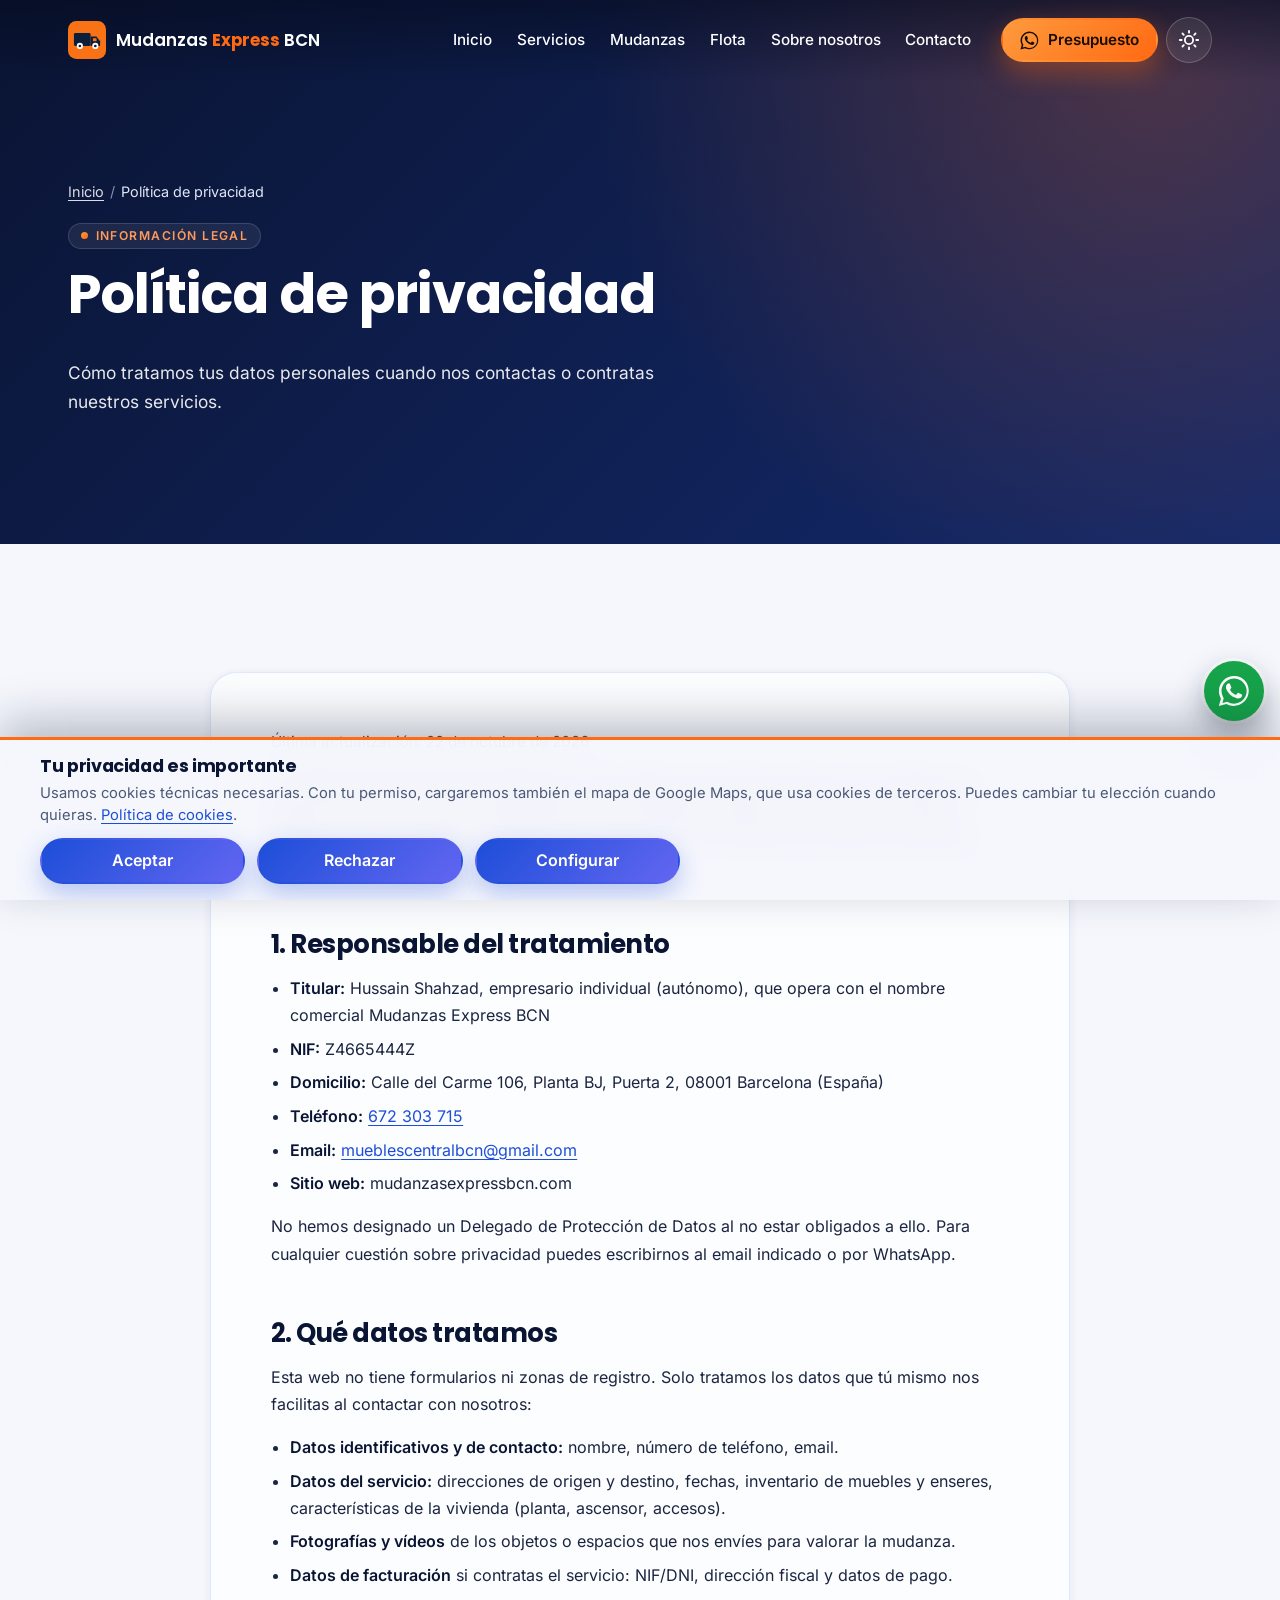
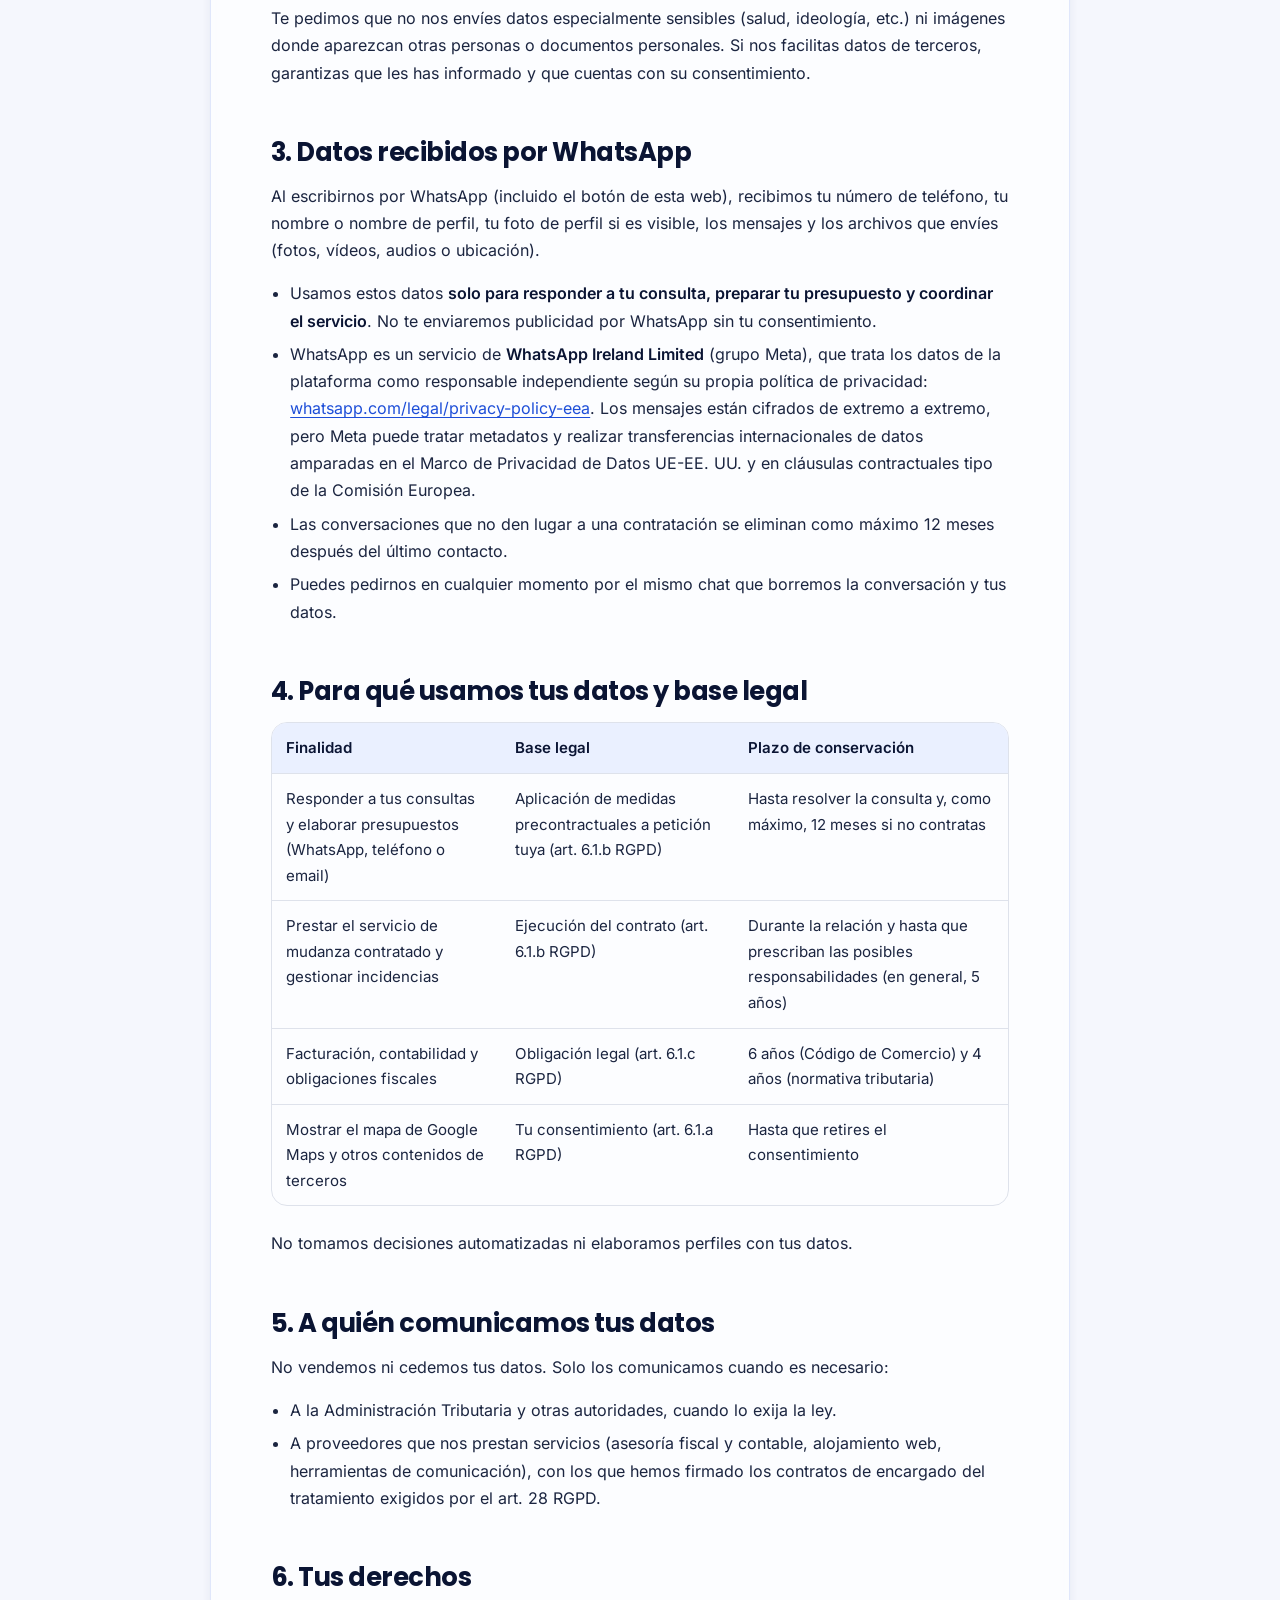
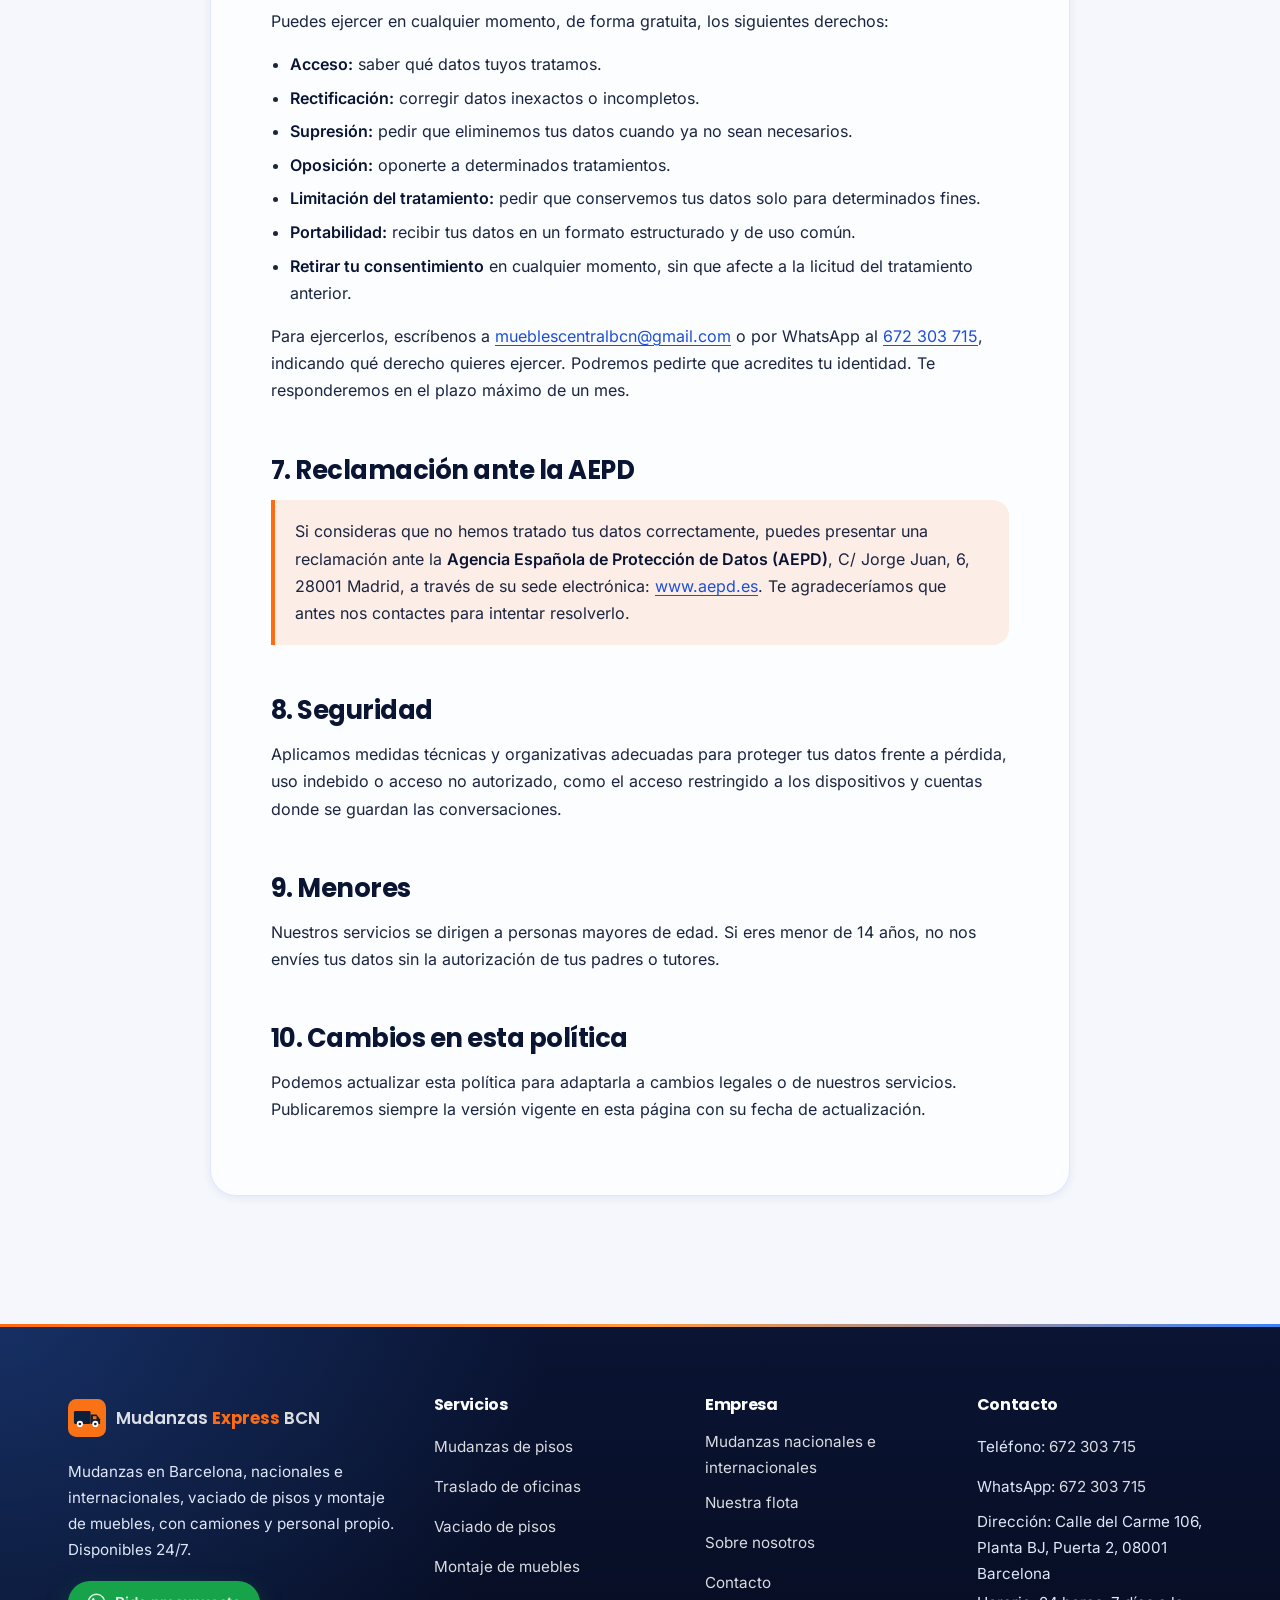
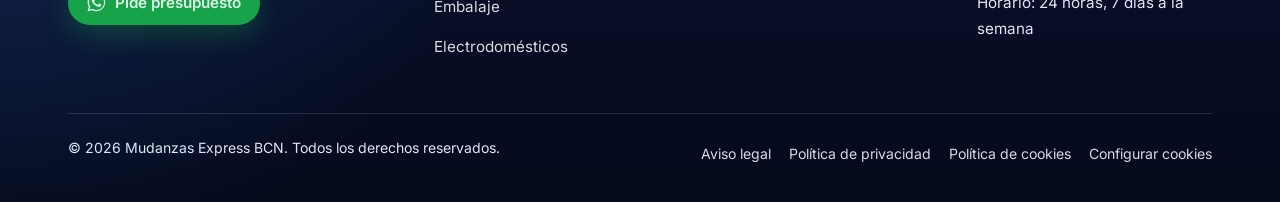
<file: privacidad.html>
<!DOCTYPE html>
<html lang="es">
<head>
<meta charset="utf-8">
<meta name="viewport" content="width=device-width, initial-scale=1">
<title>Política de privacidad | Mudanzas Express BCN</title>
<meta name="description" content="Política de privacidad de Mudanzas Express BCN conforme al RGPD y la LOPDGDD 3/2018: datos recibidos por WhatsApp, teléfono y email, derechos y reclamación ante la AEPD.">
<meta name="robots" content="index, follow, max-image-preview:large">
<link rel="canonical" href="https://mudanzasexpressbcn.com/privacidad.html">
<meta name="theme-color" content="#0a1433">
<meta property="og:type" content="website">
<meta property="og:site_name" content="Mudanzas Express BCN">
<meta property="og:locale" content="es_ES">
<meta property="og:title" content="Política de privacidad | Mudanzas Express BCN">
<meta property="og:description" content="Política de privacidad de Mudanzas Express BCN conforme al RGPD y la LOPDGDD 3/2018: datos recibidos por WhatsApp, teléfono y email, derechos y reclamación ante la AEPD.">
<meta property="og:url" content="https://mudanzasexpressbcn.com/privacidad.html">
<meta property="og:image" content="https://mudanzasexpressbcn.com/img/og-image.jpg">
<meta property="og:image:type" content="image/jpeg">
<meta property="og:image:width" content="1200">
<meta property="og:image:height" content="630">
<meta property="og:image:alt" content="Camión de Mudanzas Express BCN cargando una mudanza en Barcelona">
<meta name="twitter:card" content="summary_large_image">
<link rel="icon" href="favicon.ico" sizes="any">
<link rel="icon" href="favicon.svg" type="image/svg+xml">
<link rel="apple-touch-icon" href="img/apple-touch-icon.png">
<link rel="preload" href="fonts/inter-latin-400-normal.woff2" as="font" type="font/woff2" crossorigin>
<link rel="preload" href="fonts/poppins-latin-700-normal.woff2" as="font" type="font/woff2" crossorigin>
<link rel="stylesheet" href="css/styles.css">
<script>(function(d){d.className+=' js'+('CSSViewTransitionRule' in window?'':' no-vt');var t;try{t=localStorage.getItem('mebcn_theme')}catch(e){}d.setAttribute('data-theme',t==='dark'||t==='light'?t:(matchMedia('(prefers-color-scheme: dark)').matches?'dark':'light'));try{var r=document.referrer&&new URL(document.referrer).origin===location.origin;if(!r&&!matchMedia('(prefers-reduced-motion: reduce)').matches)d.className+=' show-loader'}catch(e){}})(document.documentElement)</script>
<script src="js/main.js" defer></script><script src="js/cookies.js" defer></script>
</head>
<body>
<div class="loader" aria-hidden="true"><div class="loader__inner"><svg viewBox="0 0 32 32" aria-hidden="true" focusable="false"><rect width="32" height="32" rx="7" fill="#f97316"/><rect x="5" y="10" width="14" height="11" rx="1.2" fill="#0b1f3a"/><path d="M19 13h5l3 4v4h-8z" fill="#0b1f3a"/><path d="M21 14.5h3v2.5h-3z" fill="#f97316"/><circle cx="10" cy="21" r="2.6" fill="#fff"/><circle cx="10" cy="21" r="1.1" fill="#0b1f3a"/><circle cx="23" cy="21" r="2.6" fill="#fff"/><circle cx="23" cy="21" r="1.1" fill="#0b1f3a"/></svg><div class="loader__name"><span>Mudanzas <strong>Express</strong> BCN</span></div><div class="loader__bar"></div></div></div>
<div class="progress" aria-hidden="true"></div>
<a class="skip-link" href="#main">Saltar al contenido</a>
<header class="site-header">
  <div class="container header-inner">
    <a class="brand" href="index.html" aria-label="Mudanzas Express BCN, ir al inicio"><svg viewBox="0 0 32 32" aria-hidden="true" focusable="false"><rect width="32" height="32" rx="7" fill="#f97316"/><rect x="5" y="10" width="14" height="11" rx="1.2" fill="#0b1f3a"/><path d="M19 13h5l3 4v4h-8z" fill="#0b1f3a"/><path d="M21 14.5h3v2.5h-3z" fill="#f97316"/><circle cx="10" cy="21" r="2.6" fill="#fff"/><circle cx="10" cy="21" r="1.1" fill="#0b1f3a"/><circle cx="23" cy="21" r="2.6" fill="#fff"/><circle cx="23" cy="21" r="1.1" fill="#0b1f3a"/></svg><span>Mudanzas <strong>Express</strong> BCN</span></a>
    <nav id="site-nav" class="site-nav" aria-label="Menú principal">
      <ul><li style="--i:0"><a href="index.html">Inicio</a></li><li style="--i:1"><a href="servicios.html">Servicios</a></li><li style="--i:2"><a href="mudanzas.html">Mudanzas</a></li><li style="--i:3"><a href="flota.html">Flota</a></li><li style="--i:4"><a href="sobre-nosotros.html">Sobre nosotros</a></li><li style="--i:5"><a href="contacto.html">Contacto</a></li></ul>
      <a style="--i:6" class="btn btn--accent btn--sm" href="https://wa.me/34672303715?text=Hola%2C%20quiero%20pedir%20un%20presupuesto%20de%20mudanza" target="_blank" rel="noopener"><svg viewBox="0 0 24 24" fill="currentColor" aria-hidden="true" focusable="false"><path d="M17.47 14.38c-.3-.15-1.76-.87-2.03-.97-.27-.1-.47-.15-.67.15-.2.3-.77.97-.94 1.17-.17.2-.35.22-.65.07-.3-.15-1.26-.46-2.4-1.48-.89-.79-1.49-1.77-1.66-2.07-.17-.3-.02-.46.13-.61.13-.13.3-.35.45-.52.15-.17.2-.3.3-.5.1-.2.05-.37-.02-.52-.08-.15-.67-1.62-.92-2.22-.24-.58-.49-.5-.67-.51h-.57c-.2 0-.52.07-.8.37-.27.3-1.04 1.02-1.04 2.48 0 1.46 1.07 2.88 1.21 3.07.15.2 2.1 3.2 5.08 4.49.71.31 1.26.49 1.7.63.71.23 1.36.2 1.87.12.57-.09 1.76-.72 2.01-1.41.25-.7.25-1.29.17-1.41-.07-.12-.27-.2-.57-.35zM12.05 21.5h-.01a9.4 9.4 0 0 1-4.8-1.31l-.34-.2-3.57.93.95-3.48-.22-.36a9.4 9.4 0 0 1-1.44-5.02c0-5.2 4.23-9.43 9.44-9.43 2.52 0 4.89.98 6.67 2.77a9.37 9.37 0 0 1 2.76 6.67c0 5.2-4.24 9.43-9.44 9.43zm8.03-17.46A11.3 11.3 0 0 0 12.05.72C5.79.72.7 5.8.7 12.06c0 2 .52 3.95 1.52 5.67L.6 23.28l5.68-1.49a11.3 11.3 0 0 0 5.42 1.38h.01c6.25 0 11.34-5.09 11.34-11.34 0-3.03-1.18-5.88-3.32-8.02z"/></svg>Presupuesto<span class="visually-hidden"> (se abre en una nueva pestaña)</span></a>
    </nav>
    <button class="icon-btn theme-toggle" type="button" aria-pressed="false" aria-label="Modo oscuro"><svg viewBox="0 0 24 24" fill="none" stroke="currentColor" stroke-width="2" stroke-linecap="round" stroke-linejoin="round" aria-hidden="true" focusable="false" class="icon-sun"><circle cx="12" cy="12" r="4.5"/><path d="M12 2v2M12 20v2M4.9 4.9l1.4 1.4M17.7 17.7l1.4 1.4M2 12h2M20 12h2M4.9 19.1l1.4-1.4M17.7 6.3l1.4-1.4"/></svg><svg viewBox="0 0 24 24" fill="none" stroke="currentColor" stroke-width="2" stroke-linecap="round" stroke-linejoin="round" aria-hidden="true" focusable="false" class="icon-moon"><path d="M21 12.8A9 9 0 1 1 11.2 3a7 7 0 0 0 9.8 9.8z"/></svg></button>
    <button class="icon-btn nav-toggle" type="button" aria-expanded="false" aria-controls="site-nav" aria-label="Abrir menú">
      <span class="nav-toggle__bar"></span><span class="nav-toggle__bar"></span><span class="nav-toggle__bar"></span>
    </button>
  </div>
</header>
<main id="main">
<section class="page-hero">
  <div class="container">
    <nav class="breadcrumb" aria-label="Ruta de navegación"><ol><li><a href="index.html">Inicio</a></li><li aria-current="page">Política de privacidad</li></ol></nav>
    <span class="eyebrow">Información legal</span>
    <h1><span class="word" style="--w:0">Política</span> <span class="word" style="--w:1">de</span> <span class="word" style="--w:2">privacidad</span></h1>
    <p>Cómo tratamos tus datos personales cuando nos contactas o contratas nuestros servicios.</p>
  </div>
</section>
<section class="section">
  <div class="container">
    <article class="legal legal-panel reveal reveal--fade">
      <p class="updated">Última actualización: 22 de octubre de 2026</p>
<p>En Mudanzas Express BCN respetamos tu privacidad. Esta política explica cómo tratamos tus datos personales conforme al Reglamento (UE) 2016/679, General de Protección de Datos (RGPD), y a la Ley Orgánica 3/2018, de 5 de diciembre, de Protección de Datos Personales y garantía de los derechos digitales (LOPDGDD).</p>
<h2>1. Responsable del tratamiento</h2>
<ul>
  <li><strong>Titular:</strong> Hussain Shahzad, empresario individual (autónomo), que opera con el nombre comercial Mudanzas Express BCN</li>
  <li><strong>NIF:</strong> Z4665444Z</li>
  <li><strong>Domicilio:</strong> Calle del Carme 106, Planta BJ, Puerta 2, 08001 Barcelona (España)</li>
  <li><strong>Teléfono:</strong> <a href="tel:+34672303715">672 303 715</a></li>
  <li><strong>Email:</strong> <a href="mailto:mueblescentralbcn@gmail.com">mueblescentralbcn@gmail.com</a></li>
  <li><strong>Sitio web:</strong> mudanzasexpressbcn.com</li>
</ul>
<p>No hemos designado un Delegado de Protección de Datos al no estar obligados a ello. Para cualquier cuestión sobre privacidad puedes escribirnos al email indicado o por WhatsApp.</p>
<h2>2. Qué datos tratamos</h2>
<p>Esta web no tiene formularios ni zonas de registro. Solo tratamos los datos que tú mismo nos facilitas al contactar con nosotros:</p>
<ul>
  <li><strong>Datos identificativos y de contacto:</strong> nombre, número de teléfono, email.</li>
  <li><strong>Datos del servicio:</strong> direcciones de origen y destino, fechas, inventario de muebles y enseres, características de la vivienda (planta, ascensor, accesos).</li>
  <li><strong>Fotografías y vídeos</strong> de los objetos o espacios que nos envíes para valorar la mudanza.</li>
  <li><strong>Datos de facturación</strong> si contratas el servicio: NIF/DNI, dirección fiscal y datos de pago.</li>
</ul>
<p>Te pedimos que no nos envíes datos especialmente sensibles (salud, ideología, etc.) ni imágenes donde aparezcan otras personas o documentos personales. Si nos facilitas datos de terceros, garantizas que les has informado y que cuentas con su consentimiento.</p>
<h2>3. Datos recibidos por WhatsApp</h2>
<p>Al escribirnos por WhatsApp (incluido el botón de esta web), recibimos tu número de teléfono, tu nombre o nombre de perfil, tu foto de perfil si es visible, los mensajes y los archivos que envíes (fotos, vídeos, audios o ubicación).</p>
<ul>
  <li>Usamos estos datos <strong>solo para responder a tu consulta, preparar tu presupuesto y coordinar el servicio</strong>. No te enviaremos publicidad por WhatsApp sin tu consentimiento.</li>
  <li>WhatsApp es un servicio de <strong>WhatsApp Ireland Limited</strong> (grupo Meta), que trata los datos de la plataforma como responsable independiente según su propia política de privacidad: <a href="https://www.whatsapp.com/legal/privacy-policy-eea" target="_blank" rel="noopener">whatsapp.com/legal/privacy-policy-eea<span class="visually-hidden"> (se abre en una nueva pestaña)</span></a>. Los mensajes están cifrados de extremo a extremo, pero Meta puede tratar metadatos y realizar transferencias internacionales de datos amparadas en el Marco de Privacidad de Datos UE-EE. UU. y en cláusulas contractuales tipo de la Comisión Europea.</li>
  <li>Las conversaciones que no den lugar a una contratación se eliminan como máximo 12 meses después del último contacto.</li>
  <li>Puedes pedirnos en cualquier momento por el mismo chat que borremos la conversación y tus datos.</li>
</ul>
<h2>4. Para qué usamos tus datos y base legal</h2>
<div class="table-wrap"><table>
  <thead><tr><th scope="col">Finalidad</th><th scope="col">Base legal</th><th scope="col">Plazo de conservación</th></tr></thead>
  <tbody>
    <tr><td>Responder a tus consultas y elaborar presupuestos (WhatsApp, teléfono o email)</td><td>Aplicación de medidas precontractuales a petición tuya (art. 6.1.b RGPD)</td><td>Hasta resolver la consulta y, como máximo, 12 meses si no contratas</td></tr>
    <tr><td>Prestar el servicio de mudanza contratado y gestionar incidencias</td><td>Ejecución del contrato (art. 6.1.b RGPD)</td><td>Durante la relación y hasta que prescriban las posibles responsabilidades (en general, 5 años)</td></tr>
    <tr><td>Facturación, contabilidad y obligaciones fiscales</td><td>Obligación legal (art. 6.1.c RGPD)</td><td>6 años (Código de Comercio) y 4 años (normativa tributaria)</td></tr>
    <tr><td>Mostrar el mapa de Google Maps y otros contenidos de terceros</td><td>Tu consentimiento (art. 6.1.a RGPD)</td><td>Hasta que retires el consentimiento</td></tr>
  </tbody>
</table></div>
<p>No tomamos decisiones automatizadas ni elaboramos perfiles con tus datos.</p>
<h2>5. A quién comunicamos tus datos</h2>
<p>No vendemos ni cedemos tus datos. Solo los comunicamos cuando es necesario:</p>
<ul>
  <li>A la Administración Tributaria y otras autoridades, cuando lo exija la ley.</li>
  <li>A proveedores que nos prestan servicios (asesoría fiscal y contable, alojamiento web, herramientas de comunicación), con los que hemos firmado los contratos de encargado del tratamiento exigidos por el art. 28 RGPD.</li>
</ul>
<h2>6. Tus derechos</h2>
<p>Puedes ejercer en cualquier momento, de forma gratuita, los siguientes derechos:</p>
<ul>
  <li><strong>Acceso:</strong> saber qué datos tuyos tratamos.</li>
  <li><strong>Rectificación:</strong> corregir datos inexactos o incompletos.</li>
  <li><strong>Supresión:</strong> pedir que eliminemos tus datos cuando ya no sean necesarios.</li>
  <li><strong>Oposición:</strong> oponerte a determinados tratamientos.</li>
  <li><strong>Limitación del tratamiento:</strong> pedir que conservemos tus datos solo para determinados fines.</li>
  <li><strong>Portabilidad:</strong> recibir tus datos en un formato estructurado y de uso común.</li>
  <li><strong>Retirar tu consentimiento</strong> en cualquier momento, sin que afecte a la licitud del tratamiento anterior.</li>
</ul>
<p>Para ejercerlos, escríbenos a <a href="mailto:mueblescentralbcn@gmail.com">mueblescentralbcn@gmail.com</a> o por WhatsApp al <a href="tel:+34672303715">672 303 715</a>, indicando qué derecho quieres ejercer. Podremos pedirte que acredites tu identidad. Te responderemos en el plazo máximo de un mes.</p>
<h2>7. Reclamación ante la AEPD</h2>
<div class="notice"><p style="margin:0">Si consideras que no hemos tratado tus datos correctamente, puedes presentar una reclamación ante la <strong>Agencia Española de Protección de Datos (AEPD)</strong>, C/ Jorge Juan, 6, 28001 Madrid, a través de su sede electrónica: <a href="https://www.aepd.es" target="_blank" rel="noopener">www.aepd.es<span class="visually-hidden"> (se abre en una nueva pestaña)</span></a>. Te agradeceríamos que antes nos contactes para intentar resolverlo.</p></div>
<h2>8. Seguridad</h2>
<p>Aplicamos medidas técnicas y organizativas adecuadas para proteger tus datos frente a pérdida, uso indebido o acceso no autorizado, como el acceso restringido a los dispositivos y cuentas donde se guardan las conversaciones.</p>
<h2>9. Menores</h2>
<p>Nuestros servicios se dirigen a personas mayores de edad. Si eres menor de 14 años, no nos envíes tus datos sin la autorización de tus padres o tutores.</p>
<h2>10. Cambios en esta política</h2>
<p>Podemos actualizar esta política para adaptarla a cambios legales o de nuestros servicios. Publicaremos siempre la versión vigente en esta página con su fecha de actualización.</p>
    </article>
  </div>
</section>
</main>
<footer class="site-footer">
  <div class="container">
    <div class="footer-grid">
      <div class="footer-brand">
        <a class="brand" href="index.html" aria-label="Mudanzas Express BCN, ir al inicio"><svg viewBox="0 0 32 32" aria-hidden="true" focusable="false"><rect width="32" height="32" rx="7" fill="#f97316"/><rect x="5" y="10" width="14" height="11" rx="1.2" fill="#0b1f3a"/><path d="M19 13h5l3 4v4h-8z" fill="#0b1f3a"/><path d="M21 14.5h3v2.5h-3z" fill="#f97316"/><circle cx="10" cy="21" r="2.6" fill="#fff"/><circle cx="10" cy="21" r="1.1" fill="#0b1f3a"/><circle cx="23" cy="21" r="2.6" fill="#fff"/><circle cx="23" cy="21" r="1.1" fill="#0b1f3a"/></svg><span>Mudanzas <strong>Express</strong> BCN</span></a>
        <p>Mudanzas en Barcelona, nacionales e internacionales, vaciado de pisos y montaje de muebles, con camiones y personal propio. Disponibles 24/7.</p>
        <a class="btn btn--wa btn--sm" href="https://wa.me/34672303715?text=Hola%2C%20quiero%20pedir%20un%20presupuesto%20de%20mudanza" target="_blank" rel="noopener"><svg viewBox="0 0 24 24" fill="currentColor" aria-hidden="true" focusable="false"><path d="M17.47 14.38c-.3-.15-1.76-.87-2.03-.97-.27-.1-.47-.15-.67.15-.2.3-.77.97-.94 1.17-.17.2-.35.22-.65.07-.3-.15-1.26-.46-2.4-1.48-.89-.79-1.49-1.77-1.66-2.07-.17-.3-.02-.46.13-.61.13-.13.3-.35.45-.52.15-.17.2-.3.3-.5.1-.2.05-.37-.02-.52-.08-.15-.67-1.62-.92-2.22-.24-.58-.49-.5-.67-.51h-.57c-.2 0-.52.07-.8.37-.27.3-1.04 1.02-1.04 2.48 0 1.46 1.07 2.88 1.21 3.07.15.2 2.1 3.2 5.08 4.49.71.31 1.26.49 1.7.63.71.23 1.36.2 1.87.12.57-.09 1.76-.72 2.01-1.41.25-.7.25-1.29.17-1.41-.07-.12-.27-.2-.57-.35zM12.05 21.5h-.01a9.4 9.4 0 0 1-4.8-1.31l-.34-.2-3.57.93.95-3.48-.22-.36a9.4 9.4 0 0 1-1.44-5.02c0-5.2 4.23-9.43 9.44-9.43 2.52 0 4.89.98 6.67 2.77a9.37 9.37 0 0 1 2.76 6.67c0 5.2-4.24 9.43-9.44 9.43zm8.03-17.46A11.3 11.3 0 0 0 12.05.72C5.79.72.7 5.8.7 12.06c0 2 .52 3.95 1.52 5.67L.6 23.28l5.68-1.49a11.3 11.3 0 0 0 5.42 1.38h.01c6.25 0 11.34-5.09 11.34-11.34 0-3.03-1.18-5.88-3.32-8.02z"/></svg>Pide presupuesto<span class="visually-hidden"> (se abre en una nueva pestaña)</span></a>
      </div>
      <div>
        <h2>Servicios</h2>
        <ul><li><a href="servicios.html#pisos">Mudanzas de pisos</a></li><li><a href="servicios.html#oficinas">Traslado de oficinas</a></li><li><a href="servicios.html#vaciado">Vaciado de pisos</a></li><li><a href="servicios.html#montaje">Montaje de muebles</a></li><li><a href="servicios.html#embalaje">Embalaje</a></li><li><a href="servicios.html#electrodomesticos">Electrodomésticos</a></li></ul>
      </div>
      <div>
        <h2>Empresa</h2>
        <ul>
          <li><a href="mudanzas.html">Mudanzas nacionales e internacionales</a></li>
          <li><a href="flota.html">Nuestra flota</a></li>
          <li><a href="sobre-nosotros.html">Sobre nosotros</a></li>
          <li><a href="contacto.html">Contacto</a></li>
        </ul>
      </div>
      <div>
        <h2>Contacto</h2>
        <ul>
          <li>Teléfono: <a href="tel:+34672303715">672 303 715</a></li>
          <li>WhatsApp: <a href="https://wa.me/34672303715?text=Hola%2C%20quiero%20pedir%20un%20presupuesto%20de%20mudanza" target="_blank" rel="noopener">672 303 715<span class="visually-hidden"> (se abre en una nueva pestaña)</span></a></li>
          <li>Dirección: Calle del Carme 106, Planta BJ, Puerta 2, 08001 Barcelona</li>
          <li>Horario: 24 horas, 7 días a la semana</li>
        </ul>
      </div>
    </div>
    <div class="footer-bottom">
      <p>© <span id="year">2026</span> Mudanzas Express BCN. Todos los derechos reservados.</p>
      <ul>
        <li><a href="aviso-legal.html">Aviso legal</a></li>
        <li><a href="privacidad.html">Política de privacidad</a></li>
        <li><a href="cookies.html">Política de cookies</a></li>
        <li><button type="button" class="link-btn" data-cookie-settings>Configurar cookies</button></li>
      </ul>
    </div>
  </div>
</footer>
<a class="wa-float" href="https://wa.me/34672303715?text=Hola%2C%20quiero%20pedir%20un%20presupuesto%20de%20mudanza" target="_blank" rel="noopener" aria-label="Pedir presupuesto por WhatsApp (se abre en una nueva pestaña)"><svg viewBox="0 0 24 24" fill="currentColor" aria-hidden="true" focusable="false"><path d="M17.47 14.38c-.3-.15-1.76-.87-2.03-.97-.27-.1-.47-.15-.67.15-.2.3-.77.97-.94 1.17-.17.2-.35.22-.65.07-.3-.15-1.26-.46-2.4-1.48-.89-.79-1.49-1.77-1.66-2.07-.17-.3-.02-.46.13-.61.13-.13.3-.35.45-.52.15-.17.2-.3.3-.5.1-.2.05-.37-.02-.52-.08-.15-.67-1.62-.92-2.22-.24-.58-.49-.5-.67-.51h-.57c-.2 0-.52.07-.8.37-.27.3-1.04 1.02-1.04 2.48 0 1.46 1.07 2.88 1.21 3.07.15.2 2.1 3.2 5.08 4.49.71.31 1.26.49 1.7.63.71.23 1.36.2 1.87.12.57-.09 1.76-.72 2.01-1.41.25-.7.25-1.29.17-1.41-.07-.12-.27-.2-.57-.35zM12.05 21.5h-.01a9.4 9.4 0 0 1-4.8-1.31l-.34-.2-3.57.93.95-3.48-.22-.36a9.4 9.4 0 0 1-1.44-5.02c0-5.2 4.23-9.43 9.44-9.43 2.52 0 4.89.98 6.67 2.77a9.37 9.37 0 0 1 2.76 6.67c0 5.2-4.24 9.43-9.44 9.43zm8.03-17.46A11.3 11.3 0 0 0 12.05.72C5.79.72.7 5.8.7 12.06c0 2 .52 3.95 1.52 5.67L.6 23.28l5.68-1.49a11.3 11.3 0 0 0 5.42 1.38h.01c6.25 0 11.34-5.09 11.34-11.34 0-3.03-1.18-5.88-3.32-8.02z"/></svg></a>
<div class="wa-bubble"><a href="https://wa.me/34672303715?text=Hola%2C%20quiero%20pedir%20un%20presupuesto%20de%20mudanza" target="_blank" rel="noopener">¿Te ayudamos?<span class="visually-hidden"> (se abre en una nueva pestaña)</span></a><button type="button" aria-label="Cerrar mensaje"><svg viewBox="0 0 24 24" fill="none" stroke="currentColor" stroke-width="2" stroke-linecap="round" stroke-linejoin="round" aria-hidden="true" focusable="false"><path d="M18 6 6 18M6 6l12 12"/></svg></button></div>
<button type="button" class="back-to-top" aria-label="Volver arriba"><svg viewBox="0 0 24 24" fill="none" stroke="currentColor" stroke-width="2" stroke-linecap="round" stroke-linejoin="round" aria-hidden="true" focusable="false"><path d="m18 15-6-6-6 6"/></svg></button>
</body>
</html>
</file>
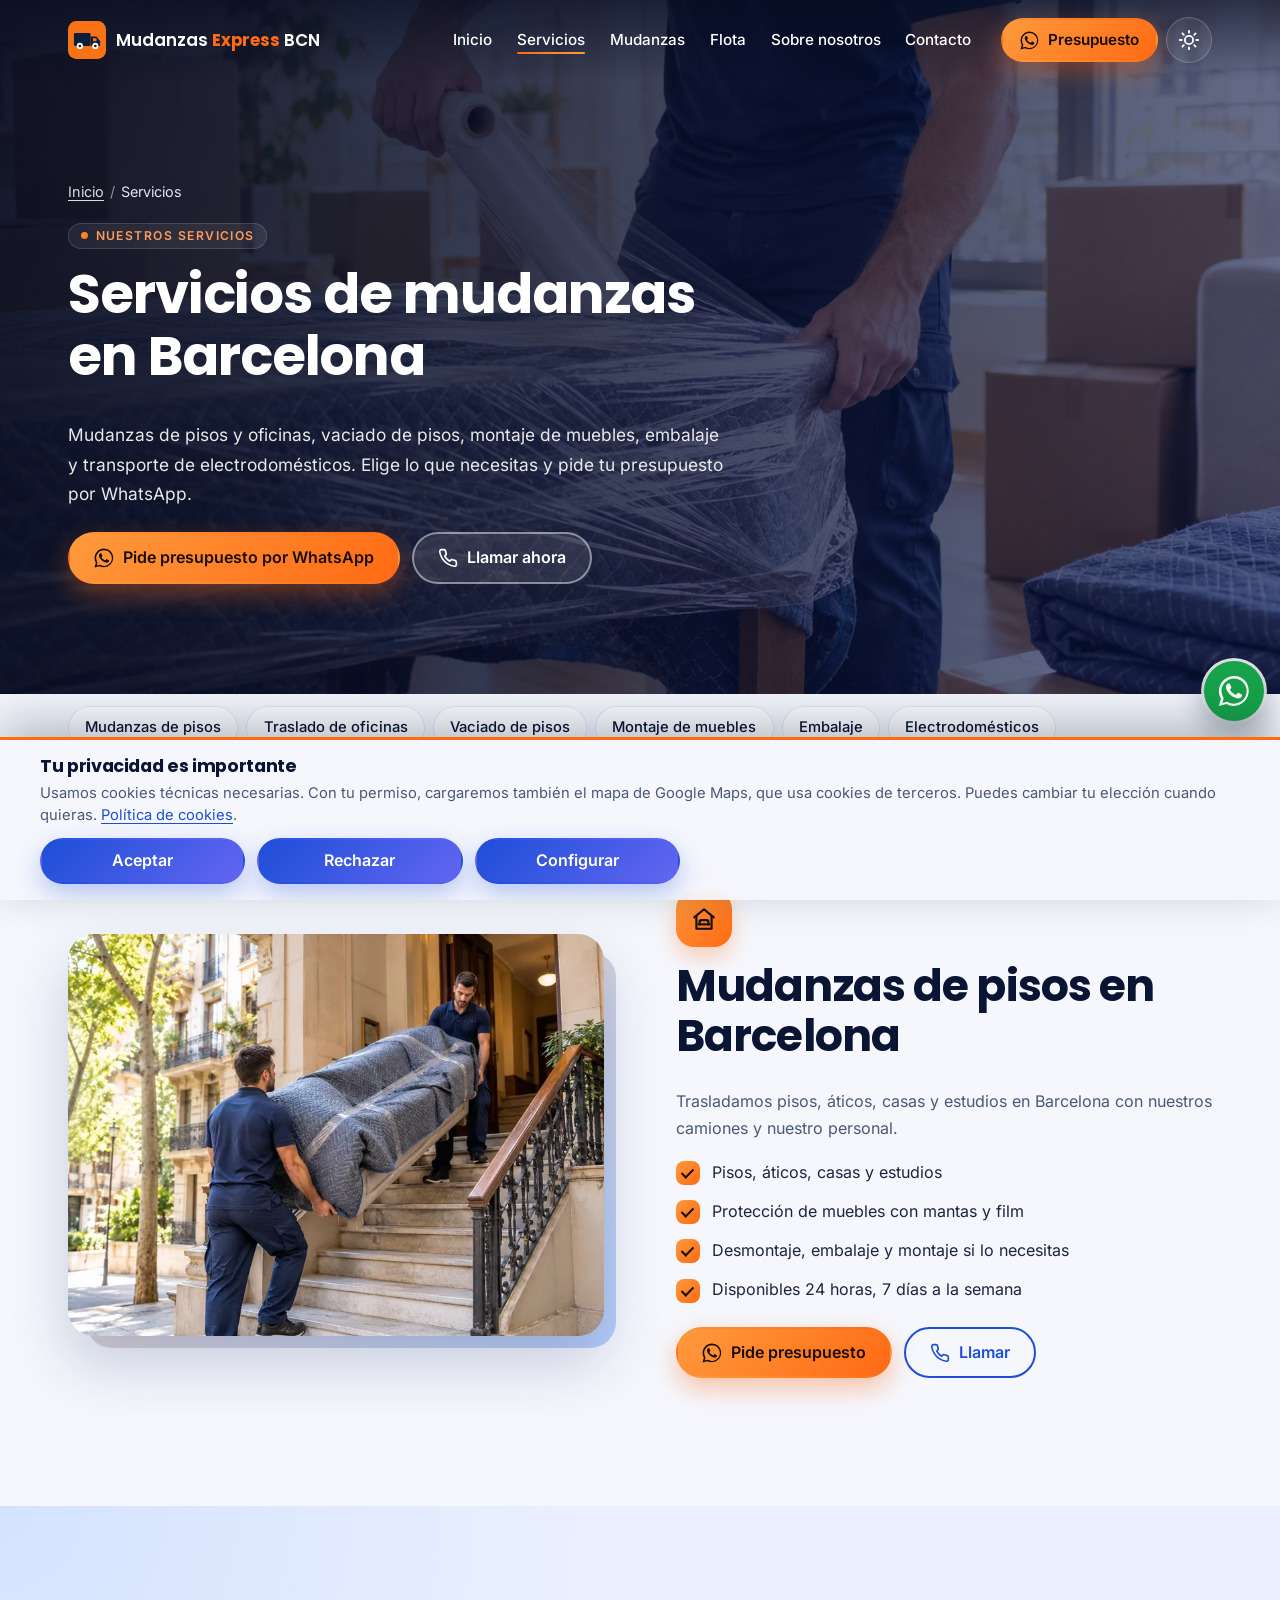
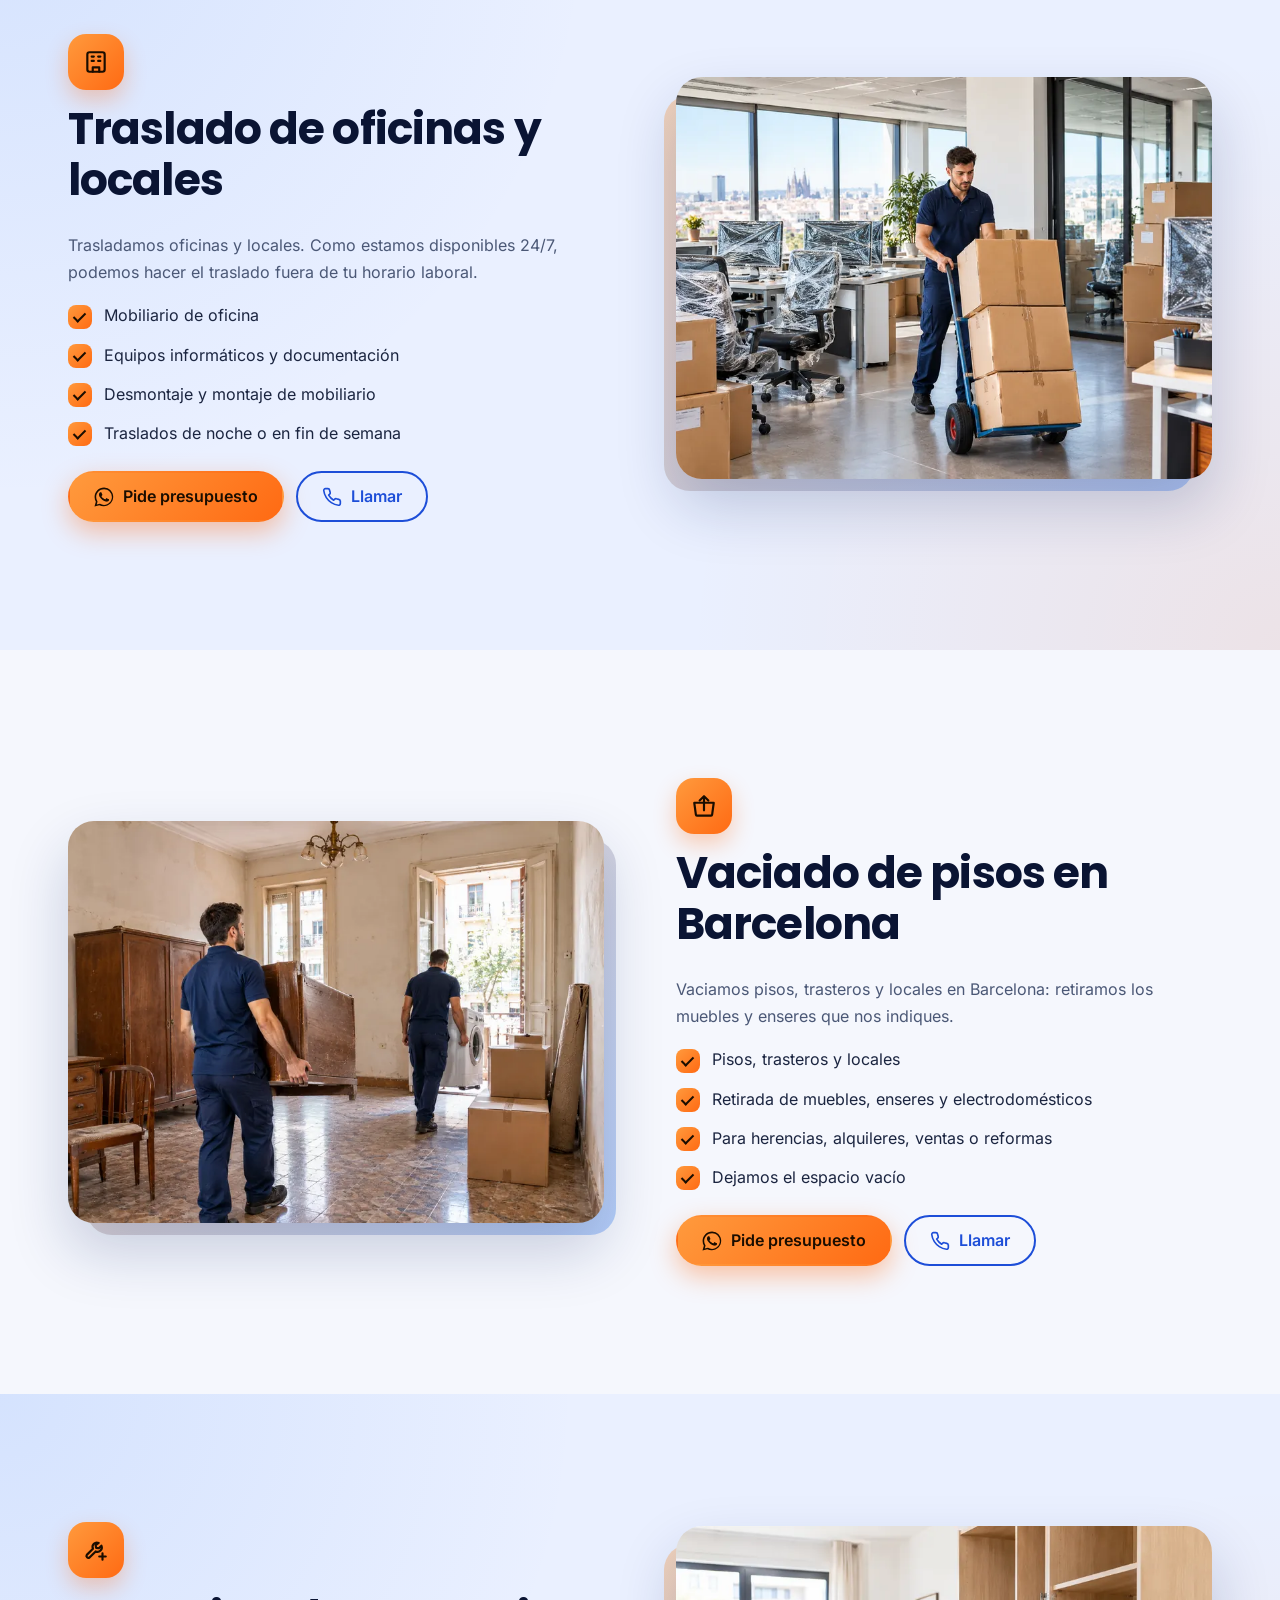
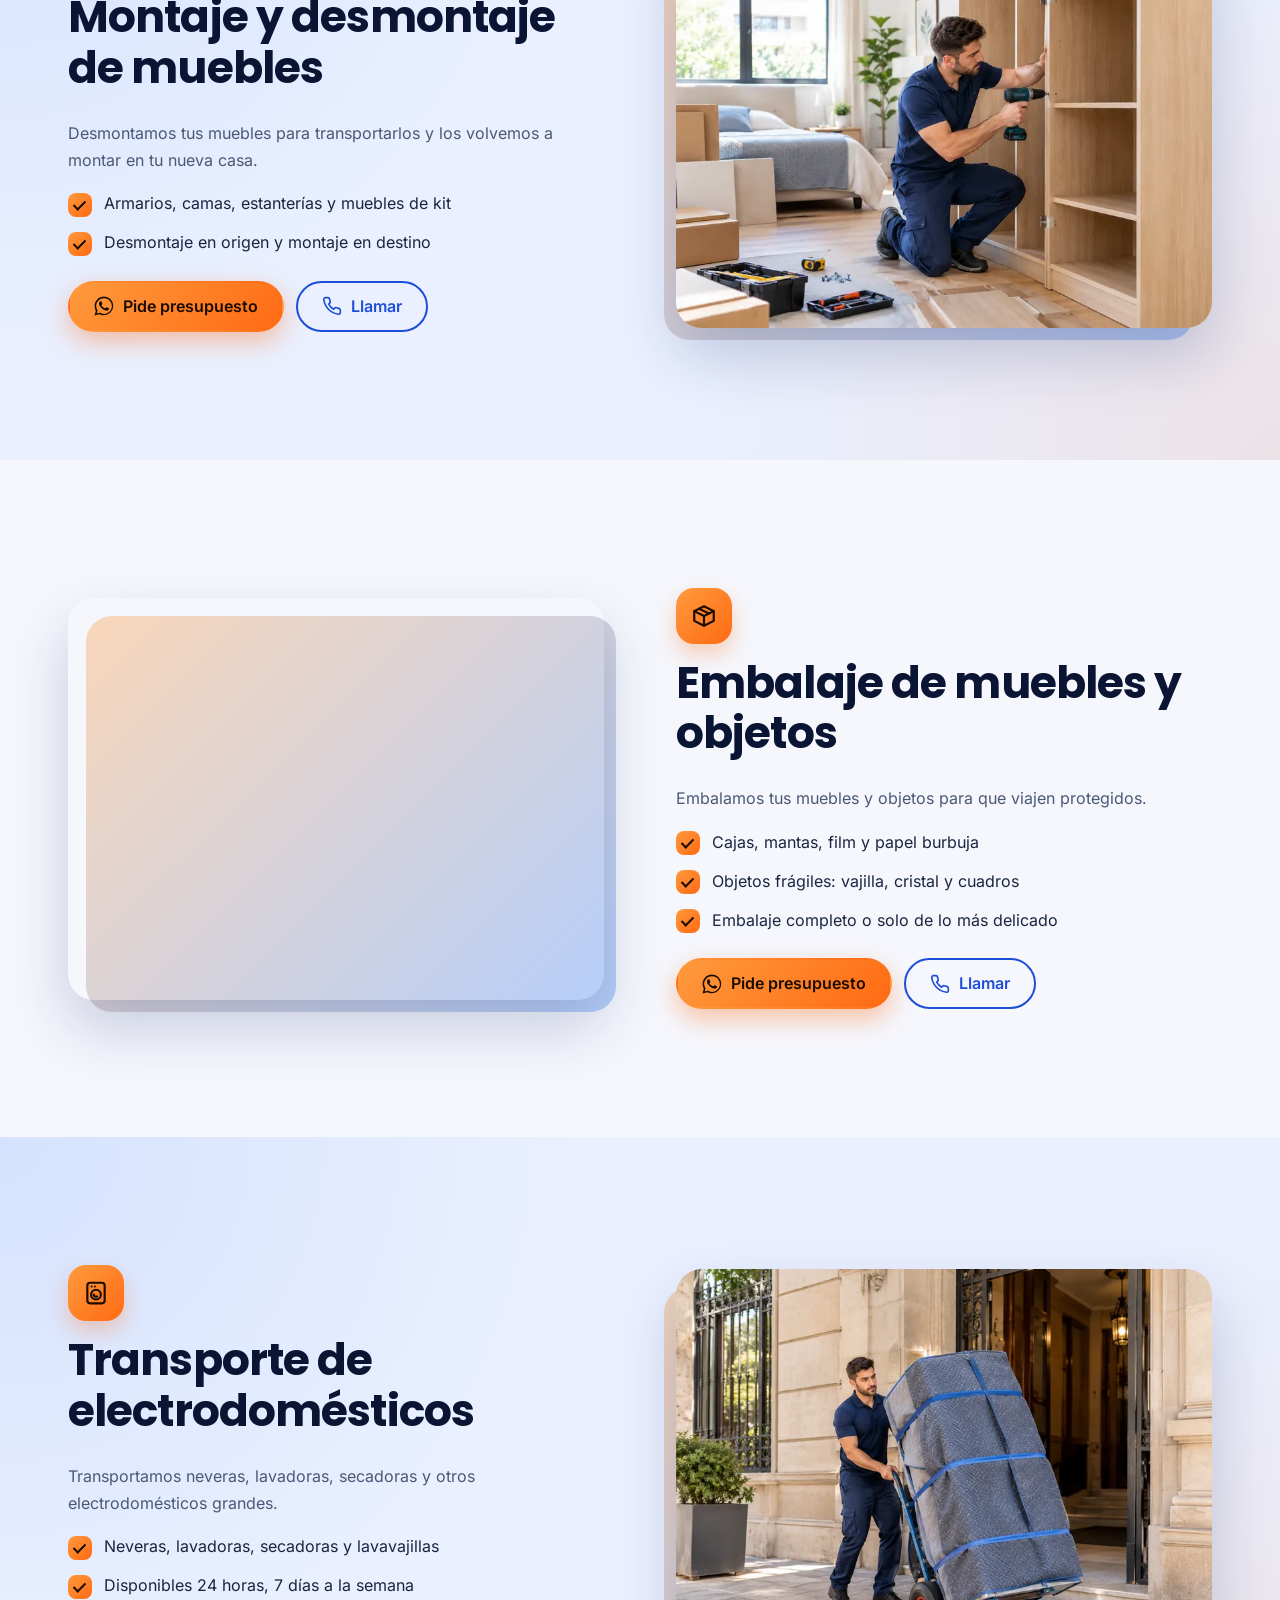
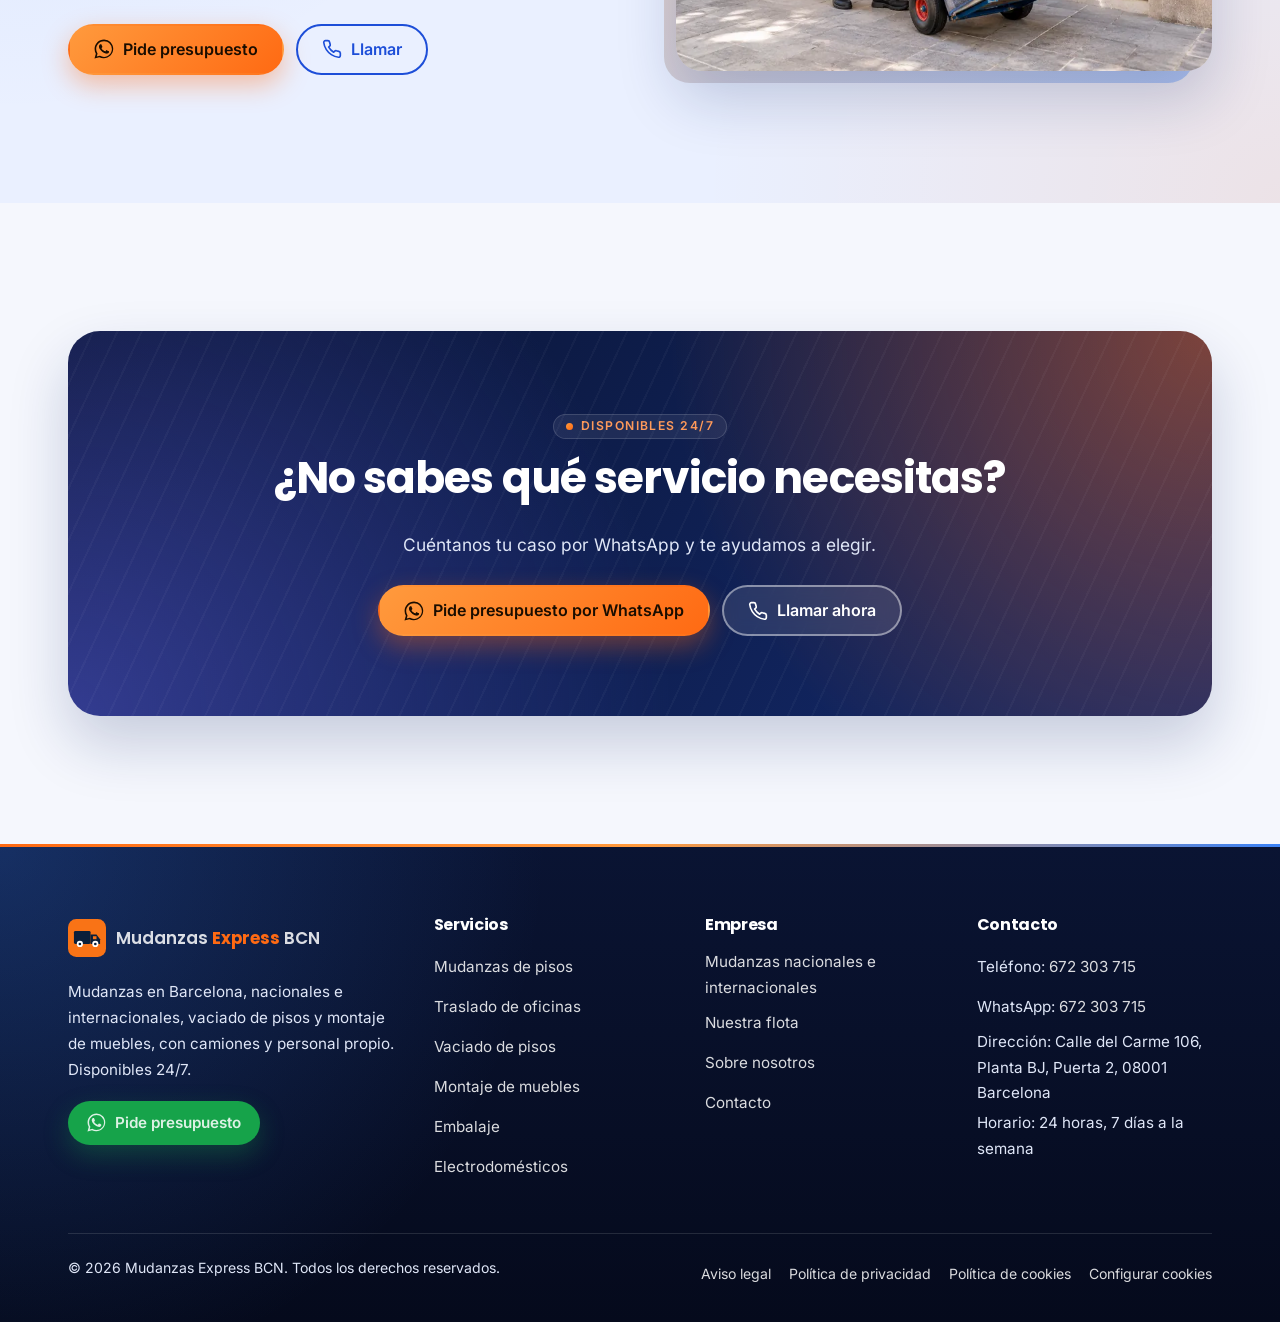
<file: servicios.html>
<!DOCTYPE html>
<html lang="es">
<head>
<meta charset="utf-8">
<meta name="viewport" content="width=device-width, initial-scale=1">
<title>Servicios de mudanzas en Barcelona: vaciado de pisos, montaje y embalaje</title>
<meta name="description" content="Mudanzas de pisos y oficinas, vaciado de pisos en Barcelona, montaje de muebles, embalaje y transporte de electrodomésticos. Presupuesto por WhatsApp, 24/7.">
<meta name="robots" content="index, follow, max-image-preview:large">
<link rel="canonical" href="https://mudanzasexpressbcn.com/servicios.html">
<meta name="theme-color" content="#0a1433">
<meta property="og:type" content="website">
<meta property="og:site_name" content="Mudanzas Express BCN">
<meta property="og:locale" content="es_ES">
<meta property="og:title" content="Servicios de mudanzas en Barcelona: vaciado de pisos, montaje y embalaje">
<meta property="og:description" content="Mudanzas de pisos y oficinas, vaciado de pisos en Barcelona, montaje de muebles, embalaje y transporte de electrodomésticos. Presupuesto por WhatsApp, 24/7.">
<meta property="og:url" content="https://mudanzasexpressbcn.com/servicios.html">
<meta property="og:image" content="https://mudanzasexpressbcn.com/img/og-image.jpg">
<meta property="og:image:type" content="image/jpeg">
<meta property="og:image:width" content="1200">
<meta property="og:image:height" content="630">
<meta property="og:image:alt" content="Camión de Mudanzas Express BCN cargando una mudanza en Barcelona">
<meta name="twitter:card" content="summary_large_image">
<link rel="icon" href="favicon.ico" sizes="any">
<link rel="icon" href="favicon.svg" type="image/svg+xml">
<link rel="apple-touch-icon" href="img/apple-touch-icon.png">
<link rel="preload" href="fonts/inter-latin-400-normal.woff2" as="font" type="font/woff2" crossorigin>
<link rel="preload" href="fonts/poppins-latin-700-normal.woff2" as="font" type="font/woff2" crossorigin>
<link rel="stylesheet" href="css/styles.css">
<script>(function(d){d.className+=' js'+('CSSViewTransitionRule' in window?'':' no-vt');var t;try{t=localStorage.getItem('mebcn_theme')}catch(e){}d.setAttribute('data-theme',t==='dark'||t==='light'?t:(matchMedia('(prefers-color-scheme: dark)').matches?'dark':'light'));try{var r=document.referrer&&new URL(document.referrer).origin===location.origin;if(!r&&!matchMedia('(prefers-reduced-motion: reduce)').matches)d.className+=' show-loader'}catch(e){}})(document.documentElement)</script>
<script src="js/main.js" defer></script><script src="js/cookies.js" defer></script>
</head>
<body>
<div class="loader" aria-hidden="true"><div class="loader__inner"><svg viewBox="0 0 32 32" aria-hidden="true" focusable="false"><rect width="32" height="32" rx="7" fill="#f97316"/><rect x="5" y="10" width="14" height="11" rx="1.2" fill="#0b1f3a"/><path d="M19 13h5l3 4v4h-8z" fill="#0b1f3a"/><path d="M21 14.5h3v2.5h-3z" fill="#f97316"/><circle cx="10" cy="21" r="2.6" fill="#fff"/><circle cx="10" cy="21" r="1.1" fill="#0b1f3a"/><circle cx="23" cy="21" r="2.6" fill="#fff"/><circle cx="23" cy="21" r="1.1" fill="#0b1f3a"/></svg><div class="loader__name"><span>Mudanzas <strong>Express</strong> BCN</span></div><div class="loader__bar"></div></div></div>
<div class="progress" aria-hidden="true"></div>
<a class="skip-link" href="#main">Saltar al contenido</a>
<header class="site-header">
  <div class="container header-inner">
    <a class="brand" href="index.html" aria-label="Mudanzas Express BCN, ir al inicio"><svg viewBox="0 0 32 32" aria-hidden="true" focusable="false"><rect width="32" height="32" rx="7" fill="#f97316"/><rect x="5" y="10" width="14" height="11" rx="1.2" fill="#0b1f3a"/><path d="M19 13h5l3 4v4h-8z" fill="#0b1f3a"/><path d="M21 14.5h3v2.5h-3z" fill="#f97316"/><circle cx="10" cy="21" r="2.6" fill="#fff"/><circle cx="10" cy="21" r="1.1" fill="#0b1f3a"/><circle cx="23" cy="21" r="2.6" fill="#fff"/><circle cx="23" cy="21" r="1.1" fill="#0b1f3a"/></svg><span>Mudanzas <strong>Express</strong> BCN</span></a>
    <nav id="site-nav" class="site-nav" aria-label="Menú principal">
      <ul><li style="--i:0"><a href="index.html">Inicio</a></li><li style="--i:1"><a href="servicios.html" aria-current="page">Servicios</a></li><li style="--i:2"><a href="mudanzas.html">Mudanzas</a></li><li style="--i:3"><a href="flota.html">Flota</a></li><li style="--i:4"><a href="sobre-nosotros.html">Sobre nosotros</a></li><li style="--i:5"><a href="contacto.html">Contacto</a></li></ul>
      <a style="--i:6" class="btn btn--accent btn--sm" href="https://wa.me/34672303715?text=Hola%2C%20quiero%20pedir%20un%20presupuesto%20de%20mudanza" target="_blank" rel="noopener"><svg viewBox="0 0 24 24" fill="currentColor" aria-hidden="true" focusable="false"><path d="M17.47 14.38c-.3-.15-1.76-.87-2.03-.97-.27-.1-.47-.15-.67.15-.2.3-.77.97-.94 1.17-.17.2-.35.22-.65.07-.3-.15-1.26-.46-2.4-1.48-.89-.79-1.49-1.77-1.66-2.07-.17-.3-.02-.46.13-.61.13-.13.3-.35.45-.52.15-.17.2-.3.3-.5.1-.2.05-.37-.02-.52-.08-.15-.67-1.62-.92-2.22-.24-.58-.49-.5-.67-.51h-.57c-.2 0-.52.07-.8.37-.27.3-1.04 1.02-1.04 2.48 0 1.46 1.07 2.88 1.21 3.07.15.2 2.1 3.2 5.08 4.49.71.31 1.26.49 1.7.63.71.23 1.36.2 1.87.12.57-.09 1.76-.72 2.01-1.41.25-.7.25-1.29.17-1.41-.07-.12-.27-.2-.57-.35zM12.05 21.5h-.01a9.4 9.4 0 0 1-4.8-1.31l-.34-.2-3.57.93.95-3.48-.22-.36a9.4 9.4 0 0 1-1.44-5.02c0-5.2 4.23-9.43 9.44-9.43 2.52 0 4.89.98 6.67 2.77a9.37 9.37 0 0 1 2.76 6.67c0 5.2-4.24 9.43-9.44 9.43zm8.03-17.46A11.3 11.3 0 0 0 12.05.72C5.79.72.7 5.8.7 12.06c0 2 .52 3.95 1.52 5.67L.6 23.28l5.68-1.49a11.3 11.3 0 0 0 5.42 1.38h.01c6.25 0 11.34-5.09 11.34-11.34 0-3.03-1.18-5.88-3.32-8.02z"/></svg>Presupuesto<span class="visually-hidden"> (se abre en una nueva pestaña)</span></a>
    </nav>
    <button class="icon-btn theme-toggle" type="button" aria-pressed="false" aria-label="Modo oscuro"><svg viewBox="0 0 24 24" fill="none" stroke="currentColor" stroke-width="2" stroke-linecap="round" stroke-linejoin="round" aria-hidden="true" focusable="false" class="icon-sun"><circle cx="12" cy="12" r="4.5"/><path d="M12 2v2M12 20v2M4.9 4.9l1.4 1.4M17.7 17.7l1.4 1.4M2 12h2M20 12h2M4.9 19.1l1.4-1.4M17.7 6.3l1.4-1.4"/></svg><svg viewBox="0 0 24 24" fill="none" stroke="currentColor" stroke-width="2" stroke-linecap="round" stroke-linejoin="round" aria-hidden="true" focusable="false" class="icon-moon"><path d="M21 12.8A9 9 0 1 1 11.2 3a7 7 0 0 0 9.8 9.8z"/></svg></button>
    <button class="icon-btn nav-toggle" type="button" aria-expanded="false" aria-controls="site-nav" aria-label="Abrir menú">
      <span class="nav-toggle__bar"></span><span class="nav-toggle__bar"></span><span class="nav-toggle__bar"></span>
    </button>
  </div>
</header>
<main id="main">
<section class="page-hero page-hero--photo">
  <img class="page-hero__media" src="img/embalaje-800.webp" srcset="img/embalaje-800.webp 800w, img/embalaje.webp 1448w" sizes="100vw" width="1448" height="1086" alt="" fetchpriority="high" decoding="async">
  <div class="container">
    <nav class="breadcrumb" aria-label="Ruta de navegación"><ol><li><a href="index.html">Inicio</a></li><li aria-current="page">Servicios</li></ol></nav>
    <span class="eyebrow">Nuestros servicios</span>
    <h1><span class="word" style="--w:0">Servicios</span> <span class="word" style="--w:1">de</span> <span class="word" style="--w:2">mudanzas</span> <span class="word" style="--w:3">en</span> <span class="word" style="--w:4">Barcelona</span></h1>
    <p>Mudanzas de pisos y oficinas, vaciado de pisos, montaje de muebles, embalaje y transporte de electrodomésticos. Elige lo que necesitas y pide tu presupuesto por WhatsApp.</p>
    <div class="btn-row"><a class="btn btn--accent" href="https://wa.me/34672303715?text=Hola%2C%20quiero%20pedir%20un%20presupuesto%20de%20mudanza" target="_blank" rel="noopener"><svg viewBox="0 0 24 24" fill="currentColor" aria-hidden="true" focusable="false"><path d="M17.47 14.38c-.3-.15-1.76-.87-2.03-.97-.27-.1-.47-.15-.67.15-.2.3-.77.97-.94 1.17-.17.2-.35.22-.65.07-.3-.15-1.26-.46-2.4-1.48-.89-.79-1.49-1.77-1.66-2.07-.17-.3-.02-.46.13-.61.13-.13.3-.35.45-.52.15-.17.2-.3.3-.5.1-.2.05-.37-.02-.52-.08-.15-.67-1.62-.92-2.22-.24-.58-.49-.5-.67-.51h-.57c-.2 0-.52.07-.8.37-.27.3-1.04 1.02-1.04 2.48 0 1.46 1.07 2.88 1.21 3.07.15.2 2.1 3.2 5.08 4.49.71.31 1.26.49 1.7.63.71.23 1.36.2 1.87.12.57-.09 1.76-.72 2.01-1.41.25-.7.25-1.29.17-1.41-.07-.12-.27-.2-.57-.35zM12.05 21.5h-.01a9.4 9.4 0 0 1-4.8-1.31l-.34-.2-3.57.93.95-3.48-.22-.36a9.4 9.4 0 0 1-1.44-5.02c0-5.2 4.23-9.43 9.44-9.43 2.52 0 4.89.98 6.67 2.77a9.37 9.37 0 0 1 2.76 6.67c0 5.2-4.24 9.43-9.44 9.43zm8.03-17.46A11.3 11.3 0 0 0 12.05.72C5.79.72.7 5.8.7 12.06c0 2 .52 3.95 1.52 5.67L.6 23.28l5.68-1.49a11.3 11.3 0 0 0 5.42 1.38h.01c6.25 0 11.34-5.09 11.34-11.34 0-3.03-1.18-5.88-3.32-8.02z"/></svg>Pide presupuesto por WhatsApp<span class="visually-hidden"> (se abre en una nueva pestaña)</span></a><a class="btn btn--ghost" href="tel:+34672303715"><svg viewBox="0 0 24 24" fill="none" stroke="currentColor" stroke-width="2" stroke-linecap="round" stroke-linejoin="round" aria-hidden="true" focusable="false"><path d="M22 16.9v3a2 2 0 0 1-2.2 2 19.8 19.8 0 0 1-8.6-3.1 19.5 19.5 0 0 1-6-6A19.8 19.8 0 0 1 2.1 4.2 2 2 0 0 1 4.1 2h3a2 2 0 0 1 2 1.7c.1.9.4 1.8.7 2.7a2 2 0 0 1-.5 2.1L8 9.8a16 16 0 0 0 6 6l1.3-1.3a2 2 0 0 1 2.1-.4c.9.3 1.8.6 2.7.7a2 2 0 0 1 1.7 2z"/></svg>Llamar ahora</a></div>
  </div>
</section>
<nav class="subnav" aria-label="Servicios en esta página"><div class="container"><ul class="service-index"><li><a href="#pisos">Mudanzas de pisos</a></li><li><a href="#oficinas">Traslado de oficinas</a></li><li><a href="#vaciado">Vaciado de pisos</a></li><li><a href="#montaje">Montaje de muebles</a></li><li><a href="#embalaje">Embalaje</a></li><li><a href="#electrodomesticos">Electrodomésticos</a></li></ul></div></nav>
<section class="section" id="pisos" aria-labelledby="pisos-titulo">
  <div class="container">
    <div class="split">
      <div class="split__media reveal reveal--left"><div class="split__clip"><img src="img/pisos-800.webp" srcset="img/pisos-800.webp 800w, img/pisos.webp 1448w" sizes="(min-width: 900px) 50vw, 100vw" width="1448" height="1086" alt="Dos operarios bajan un sofá protegido con mantas por la escalera de un edificio de Barcelona" loading="lazy" decoding="async"></div></div>
      <div class="split__body reveal reveal--right" style="--delay:.1s">
        <div class="icon-badge icon-badge--accent"><svg viewBox="0 0 24 24" fill="none" stroke="currentColor" stroke-width="2" stroke-linecap="round" stroke-linejoin="round" aria-hidden="true" focusable="false"><path d="M3 10.5 12 3l9 7.5"/><path d="M5 9.5V21h14V9.5"/><path d="M8 17v-2.5A1.5 1.5 0 0 1 9.5 13h5a1.5 1.5 0 0 1 1.5 1.5V17"/><path d="M7 17h10"/></svg></div>
        <h2 id="pisos-titulo">Mudanzas de pisos en Barcelona</h2>
        <p>Trasladamos pisos, áticos, casas y estudios en Barcelona con nuestros camiones y nuestro personal.</p>
        <ul class="checklist"><li>Pisos, áticos, casas y estudios</li><li>Protección de muebles con mantas y film</li><li>Desmontaje, embalaje y montaje si lo necesitas</li><li>Disponibles 24 horas, 7 días a la semana</li></ul>
        <div class="btn-row"><a class="btn btn--accent" href="https://wa.me/34672303715?text=Hola%2C%20quiero%20pedir%20un%20presupuesto%20de%20mudanza" target="_blank" rel="noopener"><svg viewBox="0 0 24 24" fill="currentColor" aria-hidden="true" focusable="false"><path d="M17.47 14.38c-.3-.15-1.76-.87-2.03-.97-.27-.1-.47-.15-.67.15-.2.3-.77.97-.94 1.17-.17.2-.35.22-.65.07-.3-.15-1.26-.46-2.4-1.48-.89-.79-1.49-1.77-1.66-2.07-.17-.3-.02-.46.13-.61.13-.13.3-.35.45-.52.15-.17.2-.3.3-.5.1-.2.05-.37-.02-.52-.08-.15-.67-1.62-.92-2.22-.24-.58-.49-.5-.67-.51h-.57c-.2 0-.52.07-.8.37-.27.3-1.04 1.02-1.04 2.48 0 1.46 1.07 2.88 1.21 3.07.15.2 2.1 3.2 5.08 4.49.71.31 1.26.49 1.7.63.71.23 1.36.2 1.87.12.57-.09 1.76-.72 2.01-1.41.25-.7.25-1.29.17-1.41-.07-.12-.27-.2-.57-.35zM12.05 21.5h-.01a9.4 9.4 0 0 1-4.8-1.31l-.34-.2-3.57.93.95-3.48-.22-.36a9.4 9.4 0 0 1-1.44-5.02c0-5.2 4.23-9.43 9.44-9.43 2.52 0 4.89.98 6.67 2.77a9.37 9.37 0 0 1 2.76 6.67c0 5.2-4.24 9.43-9.44 9.43zm8.03-17.46A11.3 11.3 0 0 0 12.05.72C5.79.72.7 5.8.7 12.06c0 2 .52 3.95 1.52 5.67L.6 23.28l5.68-1.49a11.3 11.3 0 0 0 5.42 1.38h.01c6.25 0 11.34-5.09 11.34-11.34 0-3.03-1.18-5.88-3.32-8.02z"/></svg>Pide presupuesto<span class="visually-hidden"> (se abre en una nueva pestaña)</span></a><a class="btn btn--outline" href="tel:+34672303715"><svg viewBox="0 0 24 24" fill="none" stroke="currentColor" stroke-width="2" stroke-linecap="round" stroke-linejoin="round" aria-hidden="true" focusable="false"><path d="M22 16.9v3a2 2 0 0 1-2.2 2 19.8 19.8 0 0 1-8.6-3.1 19.5 19.5 0 0 1-6-6A19.8 19.8 0 0 1 2.1 4.2 2 2 0 0 1 4.1 2h3a2 2 0 0 1 2 1.7c.1.9.4 1.8.7 2.7a2 2 0 0 1-.5 2.1L8 9.8a16 16 0 0 0 6 6l1.3-1.3a2 2 0 0 1 2.1-.4c.9.3 1.8.6 2.7.7a2 2 0 0 1 1.7 2z"/></svg>Llamar</a></div>
      </div>
    </div>
  </div>
</section>
<section class="section section--alt" id="oficinas" aria-labelledby="oficinas-titulo">
  <div class="container">
    <div class="split split--reverse">
      <div class="split__media reveal reveal--right"><div class="split__clip"><img src="img/oficinas-800.webp" srcset="img/oficinas-800.webp 800w, img/oficinas.webp 1448w" sizes="(min-width: 900px) 50vw, 100vw" width="1448" height="1086" alt="Operario trasladando cajas con una carretilla en una oficina con los equipos protegidos" loading="lazy" decoding="async"></div></div>
      <div class="split__body reveal reveal--left" style="--delay:.1s">
        <div class="icon-badge icon-badge--accent"><svg viewBox="0 0 24 24" fill="none" stroke="currentColor" stroke-width="2" stroke-linecap="round" stroke-linejoin="round" aria-hidden="true" focusable="false"><rect x="4" y="3" width="16" height="18" rx="2"/><path d="M9 21v-4h6v4"/><path d="M8 7h2M14 7h2M8 11h2M14 11h2"/></svg></div>
        <h2 id="oficinas-titulo">Traslado de oficinas y locales</h2>
        <p>Trasladamos oficinas y locales. Como estamos disponibles 24/7, podemos hacer el traslado fuera de tu horario laboral.</p>
        <ul class="checklist"><li>Mobiliario de oficina</li><li>Equipos informáticos y documentación</li><li>Desmontaje y montaje de mobiliario</li><li>Traslados de noche o en fin de semana</li></ul>
        <div class="btn-row"><a class="btn btn--accent" href="https://wa.me/34672303715?text=Hola%2C%20quiero%20pedir%20un%20presupuesto%20de%20mudanza" target="_blank" rel="noopener"><svg viewBox="0 0 24 24" fill="currentColor" aria-hidden="true" focusable="false"><path d="M17.47 14.38c-.3-.15-1.76-.87-2.03-.97-.27-.1-.47-.15-.67.15-.2.3-.77.97-.94 1.17-.17.2-.35.22-.65.07-.3-.15-1.26-.46-2.4-1.48-.89-.79-1.49-1.77-1.66-2.07-.17-.3-.02-.46.13-.61.13-.13.3-.35.45-.52.15-.17.2-.3.3-.5.1-.2.05-.37-.02-.52-.08-.15-.67-1.62-.92-2.22-.24-.58-.49-.5-.67-.51h-.57c-.2 0-.52.07-.8.37-.27.3-1.04 1.02-1.04 2.48 0 1.46 1.07 2.88 1.21 3.07.15.2 2.1 3.2 5.08 4.49.71.31 1.26.49 1.7.63.71.23 1.36.2 1.87.12.57-.09 1.76-.72 2.01-1.41.25-.7.25-1.29.17-1.41-.07-.12-.27-.2-.57-.35zM12.05 21.5h-.01a9.4 9.4 0 0 1-4.8-1.31l-.34-.2-3.57.93.95-3.48-.22-.36a9.4 9.4 0 0 1-1.44-5.02c0-5.2 4.23-9.43 9.44-9.43 2.52 0 4.89.98 6.67 2.77a9.37 9.37 0 0 1 2.76 6.67c0 5.2-4.24 9.43-9.44 9.43zm8.03-17.46A11.3 11.3 0 0 0 12.05.72C5.79.72.7 5.8.7 12.06c0 2 .52 3.95 1.52 5.67L.6 23.28l5.68-1.49a11.3 11.3 0 0 0 5.42 1.38h.01c6.25 0 11.34-5.09 11.34-11.34 0-3.03-1.18-5.88-3.32-8.02z"/></svg>Pide presupuesto<span class="visually-hidden"> (se abre en una nueva pestaña)</span></a><a class="btn btn--outline" href="tel:+34672303715"><svg viewBox="0 0 24 24" fill="none" stroke="currentColor" stroke-width="2" stroke-linecap="round" stroke-linejoin="round" aria-hidden="true" focusable="false"><path d="M22 16.9v3a2 2 0 0 1-2.2 2 19.8 19.8 0 0 1-8.6-3.1 19.5 19.5 0 0 1-6-6A19.8 19.8 0 0 1 2.1 4.2 2 2 0 0 1 4.1 2h3a2 2 0 0 1 2 1.7c.1.9.4 1.8.7 2.7a2 2 0 0 1-.5 2.1L8 9.8a16 16 0 0 0 6 6l1.3-1.3a2 2 0 0 1 2.1-.4c.9.3 1.8.6 2.7.7a2 2 0 0 1 1.7 2z"/></svg>Llamar</a></div>
      </div>
    </div>
  </div>
</section>
<section class="section" id="vaciado" aria-labelledby="vaciado-titulo">
  <div class="container">
    <div class="split">
      <div class="split__media reveal reveal--left"><div class="split__clip"><img src="img/vaciado-800.webp" srcset="img/vaciado-800.webp 800w, img/vaciado.webp 1448w" sizes="(min-width: 900px) 50vw, 100vw" width="1448" height="1086" alt="Dos operarios retiran muebles antiguos durante el vaciado de un piso" loading="lazy" decoding="async"></div></div>
      <div class="split__body reveal reveal--right" style="--delay:.1s">
        <div class="icon-badge icon-badge--accent"><svg viewBox="0 0 24 24" fill="none" stroke="currentColor" stroke-width="2" stroke-linecap="round" stroke-linejoin="round" aria-hidden="true" focusable="false"><path d="M3 9h18l-1.5 11a1 1 0 0 1-1 .9h-13a1 1 0 0 1-1-.9z"/><path d="M12 16V3M8 7l4-4 4 4"/></svg></div>
        <h2 id="vaciado-titulo">Vaciado de pisos en Barcelona</h2>
        <p>Vaciamos pisos, trasteros y locales en Barcelona: retiramos los muebles y enseres que nos indiques.</p>
        <ul class="checklist"><li>Pisos, trasteros y locales</li><li>Retirada de muebles, enseres y electrodomésticos</li><li>Para herencias, alquileres, ventas o reformas</li><li>Dejamos el espacio vacío</li></ul>
        <div class="btn-row"><a class="btn btn--accent" href="https://wa.me/34672303715?text=Hola%2C%20quiero%20pedir%20un%20presupuesto%20de%20mudanza" target="_blank" rel="noopener"><svg viewBox="0 0 24 24" fill="currentColor" aria-hidden="true" focusable="false"><path d="M17.47 14.38c-.3-.15-1.76-.87-2.03-.97-.27-.1-.47-.15-.67.15-.2.3-.77.97-.94 1.17-.17.2-.35.22-.65.07-.3-.15-1.26-.46-2.4-1.48-.89-.79-1.49-1.77-1.66-2.07-.17-.3-.02-.46.13-.61.13-.13.3-.35.45-.52.15-.17.2-.3.3-.5.1-.2.05-.37-.02-.52-.08-.15-.67-1.62-.92-2.22-.24-.58-.49-.5-.67-.51h-.57c-.2 0-.52.07-.8.37-.27.3-1.04 1.02-1.04 2.48 0 1.46 1.07 2.88 1.21 3.07.15.2 2.1 3.2 5.08 4.49.71.31 1.26.49 1.7.63.71.23 1.36.2 1.87.12.57-.09 1.76-.72 2.01-1.41.25-.7.25-1.29.17-1.41-.07-.12-.27-.2-.57-.35zM12.05 21.5h-.01a9.4 9.4 0 0 1-4.8-1.31l-.34-.2-3.57.93.95-3.48-.22-.36a9.4 9.4 0 0 1-1.44-5.02c0-5.2 4.23-9.43 9.44-9.43 2.52 0 4.89.98 6.67 2.77a9.37 9.37 0 0 1 2.76 6.67c0 5.2-4.24 9.43-9.44 9.43zm8.03-17.46A11.3 11.3 0 0 0 12.05.72C5.79.72.7 5.8.7 12.06c0 2 .52 3.95 1.52 5.67L.6 23.28l5.68-1.49a11.3 11.3 0 0 0 5.42 1.38h.01c6.25 0 11.34-5.09 11.34-11.34 0-3.03-1.18-5.88-3.32-8.02z"/></svg>Pide presupuesto<span class="visually-hidden"> (se abre en una nueva pestaña)</span></a><a class="btn btn--outline" href="tel:+34672303715"><svg viewBox="0 0 24 24" fill="none" stroke="currentColor" stroke-width="2" stroke-linecap="round" stroke-linejoin="round" aria-hidden="true" focusable="false"><path d="M22 16.9v3a2 2 0 0 1-2.2 2 19.8 19.8 0 0 1-8.6-3.1 19.5 19.5 0 0 1-6-6A19.8 19.8 0 0 1 2.1 4.2 2 2 0 0 1 4.1 2h3a2 2 0 0 1 2 1.7c.1.9.4 1.8.7 2.7a2 2 0 0 1-.5 2.1L8 9.8a16 16 0 0 0 6 6l1.3-1.3a2 2 0 0 1 2.1-.4c.9.3 1.8.6 2.7.7a2 2 0 0 1 1.7 2z"/></svg>Llamar</a></div>
      </div>
    </div>
  </div>
</section>
<section class="section section--alt" id="montaje" aria-labelledby="montaje-titulo">
  <div class="container">
    <div class="split split--reverse">
      <div class="split__media reveal reveal--right"><div class="split__clip"><img src="img/montaje-800.webp" srcset="img/montaje-800.webp 800w, img/montaje.webp 1448w" sizes="(min-width: 900px) 50vw, 100vw" width="1448" height="1086" alt="Operario montando un armario con un taladro en un dormitorio" loading="lazy" decoding="async"></div></div>
      <div class="split__body reveal reveal--left" style="--delay:.1s">
        <div class="icon-badge icon-badge--accent"><svg viewBox="0 0 24 24" fill="none" stroke="currentColor" stroke-width="2" stroke-linecap="round" stroke-linejoin="round" aria-hidden="true" focusable="false"><path d="M14.5 5.5a4 4 0 0 0-5.3 5.3L3.5 16.5a1.8 1.8 0 0 0 2.5 2.5l5.7-5.7a4 4 0 0 0 5.3-5.3l-2.4 2.4-2.5-.4-.4-2.5z"/><path d="M18 15v6M15 18h6"/></svg></div>
        <h2 id="montaje-titulo">Montaje y desmontaje de muebles</h2>
        <p>Desmontamos tus muebles para transportarlos y los volvemos a montar en tu nueva casa.</p>
        <ul class="checklist"><li>Armarios, camas, estanterías y muebles de kit</li><li>Desmontaje en origen y montaje en destino</li></ul>
        <div class="btn-row"><a class="btn btn--accent" href="https://wa.me/34672303715?text=Hola%2C%20quiero%20pedir%20un%20presupuesto%20de%20mudanza" target="_blank" rel="noopener"><svg viewBox="0 0 24 24" fill="currentColor" aria-hidden="true" focusable="false"><path d="M17.47 14.38c-.3-.15-1.76-.87-2.03-.97-.27-.1-.47-.15-.67.15-.2.3-.77.97-.94 1.17-.17.2-.35.22-.65.07-.3-.15-1.26-.46-2.4-1.48-.89-.79-1.49-1.77-1.66-2.07-.17-.3-.02-.46.13-.61.13-.13.3-.35.45-.52.15-.17.2-.3.3-.5.1-.2.05-.37-.02-.52-.08-.15-.67-1.62-.92-2.22-.24-.58-.49-.5-.67-.51h-.57c-.2 0-.52.07-.8.37-.27.3-1.04 1.02-1.04 2.48 0 1.46 1.07 2.88 1.21 3.07.15.2 2.1 3.2 5.08 4.49.71.31 1.26.49 1.7.63.71.23 1.36.2 1.87.12.57-.09 1.76-.72 2.01-1.41.25-.7.25-1.29.17-1.41-.07-.12-.27-.2-.57-.35zM12.05 21.5h-.01a9.4 9.4 0 0 1-4.8-1.31l-.34-.2-3.57.93.95-3.48-.22-.36a9.4 9.4 0 0 1-1.44-5.02c0-5.2 4.23-9.43 9.44-9.43 2.52 0 4.89.98 6.67 2.77a9.37 9.37 0 0 1 2.76 6.67c0 5.2-4.24 9.43-9.44 9.43zm8.03-17.46A11.3 11.3 0 0 0 12.05.72C5.79.72.7 5.8.7 12.06c0 2 .52 3.95 1.52 5.67L.6 23.28l5.68-1.49a11.3 11.3 0 0 0 5.42 1.38h.01c6.25 0 11.34-5.09 11.34-11.34 0-3.03-1.18-5.88-3.32-8.02z"/></svg>Pide presupuesto<span class="visually-hidden"> (se abre en una nueva pestaña)</span></a><a class="btn btn--outline" href="tel:+34672303715"><svg viewBox="0 0 24 24" fill="none" stroke="currentColor" stroke-width="2" stroke-linecap="round" stroke-linejoin="round" aria-hidden="true" focusable="false"><path d="M22 16.9v3a2 2 0 0 1-2.2 2 19.8 19.8 0 0 1-8.6-3.1 19.5 19.5 0 0 1-6-6A19.8 19.8 0 0 1 2.1 4.2 2 2 0 0 1 4.1 2h3a2 2 0 0 1 2 1.7c.1.9.4 1.8.7 2.7a2 2 0 0 1-.5 2.1L8 9.8a16 16 0 0 0 6 6l1.3-1.3a2 2 0 0 1 2.1-.4c.9.3 1.8.6 2.7.7a2 2 0 0 1 1.7 2z"/></svg>Llamar</a></div>
      </div>
    </div>
  </div>
</section>
<section class="section" id="embalaje" aria-labelledby="embalaje-titulo">
  <div class="container">
    <div class="split">
      <div class="split__media reveal reveal--left"><div class="split__clip"><img src="img/embalaje-800.webp" srcset="img/embalaje-800.webp 800w, img/embalaje.webp 1448w" sizes="(min-width: 900px) 50vw, 100vw" width="1448" height="1086" alt="Operario envolviendo un mueble con mantas y film protector" loading="lazy" decoding="async"></div></div>
      <div class="split__body reveal reveal--right" style="--delay:.1s">
        <div class="icon-badge icon-badge--accent"><svg viewBox="0 0 24 24" fill="none" stroke="currentColor" stroke-width="2" stroke-linecap="round" stroke-linejoin="round" aria-hidden="true" focusable="false"><path d="M3 7.5 12 3l9 4.5v9L12 21l-9-4.5z"/><path d="m3 7.5 9 4.5 9-4.5M12 12v9"/><path d="m7.5 5.25 9 4.5"/></svg></div>
        <h2 id="embalaje-titulo">Embalaje de muebles y objetos</h2>
        <p>Embalamos tus muebles y objetos para que viajen protegidos.</p>
        <ul class="checklist"><li>Cajas, mantas, film y papel burbuja</li><li>Objetos frágiles: vajilla, cristal y cuadros</li><li>Embalaje completo o solo de lo más delicado</li></ul>
        <div class="btn-row"><a class="btn btn--accent" href="https://wa.me/34672303715?text=Hola%2C%20quiero%20pedir%20un%20presupuesto%20de%20mudanza" target="_blank" rel="noopener"><svg viewBox="0 0 24 24" fill="currentColor" aria-hidden="true" focusable="false"><path d="M17.47 14.38c-.3-.15-1.76-.87-2.03-.97-.27-.1-.47-.15-.67.15-.2.3-.77.97-.94 1.17-.17.2-.35.22-.65.07-.3-.15-1.26-.46-2.4-1.48-.89-.79-1.49-1.77-1.66-2.07-.17-.3-.02-.46.13-.61.13-.13.3-.35.45-.52.15-.17.2-.3.3-.5.1-.2.05-.37-.02-.52-.08-.15-.67-1.62-.92-2.22-.24-.58-.49-.5-.67-.51h-.57c-.2 0-.52.07-.8.37-.27.3-1.04 1.02-1.04 2.48 0 1.46 1.07 2.88 1.21 3.07.15.2 2.1 3.2 5.08 4.49.71.31 1.26.49 1.7.63.71.23 1.36.2 1.87.12.57-.09 1.76-.72 2.01-1.41.25-.7.25-1.29.17-1.41-.07-.12-.27-.2-.57-.35zM12.05 21.5h-.01a9.4 9.4 0 0 1-4.8-1.31l-.34-.2-3.57.93.95-3.48-.22-.36a9.4 9.4 0 0 1-1.44-5.02c0-5.2 4.23-9.43 9.44-9.43 2.52 0 4.89.98 6.67 2.77a9.37 9.37 0 0 1 2.76 6.67c0 5.2-4.24 9.43-9.44 9.43zm8.03-17.46A11.3 11.3 0 0 0 12.05.72C5.79.72.7 5.8.7 12.06c0 2 .52 3.95 1.52 5.67L.6 23.28l5.68-1.49a11.3 11.3 0 0 0 5.42 1.38h.01c6.25 0 11.34-5.09 11.34-11.34 0-3.03-1.18-5.88-3.32-8.02z"/></svg>Pide presupuesto<span class="visually-hidden"> (se abre en una nueva pestaña)</span></a><a class="btn btn--outline" href="tel:+34672303715"><svg viewBox="0 0 24 24" fill="none" stroke="currentColor" stroke-width="2" stroke-linecap="round" stroke-linejoin="round" aria-hidden="true" focusable="false"><path d="M22 16.9v3a2 2 0 0 1-2.2 2 19.8 19.8 0 0 1-8.6-3.1 19.5 19.5 0 0 1-6-6A19.8 19.8 0 0 1 2.1 4.2 2 2 0 0 1 4.1 2h3a2 2 0 0 1 2 1.7c.1.9.4 1.8.7 2.7a2 2 0 0 1-.5 2.1L8 9.8a16 16 0 0 0 6 6l1.3-1.3a2 2 0 0 1 2.1-.4c.9.3 1.8.6 2.7.7a2 2 0 0 1 1.7 2z"/></svg>Llamar</a></div>
      </div>
    </div>
  </div>
</section>
<section class="section section--alt" id="electrodomesticos" aria-labelledby="electrodomesticos-titulo">
  <div class="container">
    <div class="split split--reverse">
      <div class="split__media reveal reveal--right"><div class="split__clip"><img src="img/electrodomesticos-800.webp" srcset="img/electrodomesticos-800.webp 800w, img/electrodomesticos.webp 1448w" sizes="(min-width: 900px) 50vw, 100vw" width="1448" height="1086" alt="Operario sacando un electrodoméstico protegido con una carretilla de un portal" loading="lazy" decoding="async"></div></div>
      <div class="split__body reveal reveal--left" style="--delay:.1s">
        <div class="icon-badge icon-badge--accent"><svg viewBox="0 0 24 24" fill="none" stroke="currentColor" stroke-width="2" stroke-linecap="round" stroke-linejoin="round" aria-hidden="true" focusable="false"><rect x="4" y="2.5" width="16" height="19" rx="2.5"/><circle cx="12" cy="13.5" r="4.5"/><path d="M8 6h.01M11 6h.01"/><path d="M10 13.5a2 2 0 0 0 3 1.7"/></svg></div>
        <h2 id="electrodomesticos-titulo">Transporte de electrodomésticos</h2>
        <p>Transportamos neveras, lavadoras, secadoras y otros electrodomésticos grandes.</p>
        <ul class="checklist"><li>Neveras, lavadoras, secadoras y lavavajillas</li><li>Disponibles 24 horas, 7 días a la semana</li></ul>
        <div class="btn-row"><a class="btn btn--accent" href="https://wa.me/34672303715?text=Hola%2C%20quiero%20pedir%20un%20presupuesto%20de%20mudanza" target="_blank" rel="noopener"><svg viewBox="0 0 24 24" fill="currentColor" aria-hidden="true" focusable="false"><path d="M17.47 14.38c-.3-.15-1.76-.87-2.03-.97-.27-.1-.47-.15-.67.15-.2.3-.77.97-.94 1.17-.17.2-.35.22-.65.07-.3-.15-1.26-.46-2.4-1.48-.89-.79-1.49-1.77-1.66-2.07-.17-.3-.02-.46.13-.61.13-.13.3-.35.45-.52.15-.17.2-.3.3-.5.1-.2.05-.37-.02-.52-.08-.15-.67-1.62-.92-2.22-.24-.58-.49-.5-.67-.51h-.57c-.2 0-.52.07-.8.37-.27.3-1.04 1.02-1.04 2.48 0 1.46 1.07 2.88 1.21 3.07.15.2 2.1 3.2 5.08 4.49.71.31 1.26.49 1.7.63.71.23 1.36.2 1.87.12.57-.09 1.76-.72 2.01-1.41.25-.7.25-1.29.17-1.41-.07-.12-.27-.2-.57-.35zM12.05 21.5h-.01a9.4 9.4 0 0 1-4.8-1.31l-.34-.2-3.57.93.95-3.48-.22-.36a9.4 9.4 0 0 1-1.44-5.02c0-5.2 4.23-9.43 9.44-9.43 2.52 0 4.89.98 6.67 2.77a9.37 9.37 0 0 1 2.76 6.67c0 5.2-4.24 9.43-9.44 9.43zm8.03-17.46A11.3 11.3 0 0 0 12.05.72C5.79.72.7 5.8.7 12.06c0 2 .52 3.95 1.52 5.67L.6 23.28l5.68-1.49a11.3 11.3 0 0 0 5.42 1.38h.01c6.25 0 11.34-5.09 11.34-11.34 0-3.03-1.18-5.88-3.32-8.02z"/></svg>Pide presupuesto<span class="visually-hidden"> (se abre en una nueva pestaña)</span></a><a class="btn btn--outline" href="tel:+34672303715"><svg viewBox="0 0 24 24" fill="none" stroke="currentColor" stroke-width="2" stroke-linecap="round" stroke-linejoin="round" aria-hidden="true" focusable="false"><path d="M22 16.9v3a2 2 0 0 1-2.2 2 19.8 19.8 0 0 1-8.6-3.1 19.5 19.5 0 0 1-6-6A19.8 19.8 0 0 1 2.1 4.2 2 2 0 0 1 4.1 2h3a2 2 0 0 1 2 1.7c.1.9.4 1.8.7 2.7a2 2 0 0 1-.5 2.1L8 9.8a16 16 0 0 0 6 6l1.3-1.3a2 2 0 0 1 2.1-.4c.9.3 1.8.6 2.7.7a2 2 0 0 1 1.7 2z"/></svg>Llamar</a></div>
      </div>
    </div>
  </div>
</section>
<section class="section">
  <div class="container">
    <div class="cta-band reveal reveal--scale">
      <span class="eyebrow">Disponibles 24/7</span>
      <h2>¿No sabes qué servicio necesitas?</h2>
      <p>Cuéntanos tu caso por WhatsApp y te ayudamos a elegir.</p>
      <div class="btn-row"><a class="btn btn--accent" href="https://wa.me/34672303715?text=Hola%2C%20quiero%20pedir%20un%20presupuesto%20de%20mudanza" target="_blank" rel="noopener"><svg viewBox="0 0 24 24" fill="currentColor" aria-hidden="true" focusable="false"><path d="M17.47 14.38c-.3-.15-1.76-.87-2.03-.97-.27-.1-.47-.15-.67.15-.2.3-.77.97-.94 1.17-.17.2-.35.22-.65.07-.3-.15-1.26-.46-2.4-1.48-.89-.79-1.49-1.77-1.66-2.07-.17-.3-.02-.46.13-.61.13-.13.3-.35.45-.52.15-.17.2-.3.3-.5.1-.2.05-.37-.02-.52-.08-.15-.67-1.62-.92-2.22-.24-.58-.49-.5-.67-.51h-.57c-.2 0-.52.07-.8.37-.27.3-1.04 1.02-1.04 2.48 0 1.46 1.07 2.88 1.21 3.07.15.2 2.1 3.2 5.08 4.49.71.31 1.26.49 1.7.63.71.23 1.36.2 1.87.12.57-.09 1.76-.72 2.01-1.41.25-.7.25-1.29.17-1.41-.07-.12-.27-.2-.57-.35zM12.05 21.5h-.01a9.4 9.4 0 0 1-4.8-1.31l-.34-.2-3.57.93.95-3.48-.22-.36a9.4 9.4 0 0 1-1.44-5.02c0-5.2 4.23-9.43 9.44-9.43 2.52 0 4.89.98 6.67 2.77a9.37 9.37 0 0 1 2.76 6.67c0 5.2-4.24 9.43-9.44 9.43zm8.03-17.46A11.3 11.3 0 0 0 12.05.72C5.79.72.7 5.8.7 12.06c0 2 .52 3.95 1.52 5.67L.6 23.28l5.68-1.49a11.3 11.3 0 0 0 5.42 1.38h.01c6.25 0 11.34-5.09 11.34-11.34 0-3.03-1.18-5.88-3.32-8.02z"/></svg>Pide presupuesto por WhatsApp<span class="visually-hidden"> (se abre en una nueva pestaña)</span></a><a class="btn btn--ghost" href="tel:+34672303715"><svg viewBox="0 0 24 24" fill="none" stroke="currentColor" stroke-width="2" stroke-linecap="round" stroke-linejoin="round" aria-hidden="true" focusable="false"><path d="M22 16.9v3a2 2 0 0 1-2.2 2 19.8 19.8 0 0 1-8.6-3.1 19.5 19.5 0 0 1-6-6A19.8 19.8 0 0 1 2.1 4.2 2 2 0 0 1 4.1 2h3a2 2 0 0 1 2 1.7c.1.9.4 1.8.7 2.7a2 2 0 0 1-.5 2.1L8 9.8a16 16 0 0 0 6 6l1.3-1.3a2 2 0 0 1 2.1-.4c.9.3 1.8.6 2.7.7a2 2 0 0 1 1.7 2z"/></svg>Llamar ahora</a></div>
    </div>
  </div>
</section>
</main>
<footer class="site-footer">
  <div class="container">
    <div class="footer-grid">
      <div class="footer-brand">
        <a class="brand" href="index.html" aria-label="Mudanzas Express BCN, ir al inicio"><svg viewBox="0 0 32 32" aria-hidden="true" focusable="false"><rect width="32" height="32" rx="7" fill="#f97316"/><rect x="5" y="10" width="14" height="11" rx="1.2" fill="#0b1f3a"/><path d="M19 13h5l3 4v4h-8z" fill="#0b1f3a"/><path d="M21 14.5h3v2.5h-3z" fill="#f97316"/><circle cx="10" cy="21" r="2.6" fill="#fff"/><circle cx="10" cy="21" r="1.1" fill="#0b1f3a"/><circle cx="23" cy="21" r="2.6" fill="#fff"/><circle cx="23" cy="21" r="1.1" fill="#0b1f3a"/></svg><span>Mudanzas <strong>Express</strong> BCN</span></a>
        <p>Mudanzas en Barcelona, nacionales e internacionales, vaciado de pisos y montaje de muebles, con camiones y personal propio. Disponibles 24/7.</p>
        <a class="btn btn--wa btn--sm" href="https://wa.me/34672303715?text=Hola%2C%20quiero%20pedir%20un%20presupuesto%20de%20mudanza" target="_blank" rel="noopener"><svg viewBox="0 0 24 24" fill="currentColor" aria-hidden="true" focusable="false"><path d="M17.47 14.38c-.3-.15-1.76-.87-2.03-.97-.27-.1-.47-.15-.67.15-.2.3-.77.97-.94 1.17-.17.2-.35.22-.65.07-.3-.15-1.26-.46-2.4-1.48-.89-.79-1.49-1.77-1.66-2.07-.17-.3-.02-.46.13-.61.13-.13.3-.35.45-.52.15-.17.2-.3.3-.5.1-.2.05-.37-.02-.52-.08-.15-.67-1.62-.92-2.22-.24-.58-.49-.5-.67-.51h-.57c-.2 0-.52.07-.8.37-.27.3-1.04 1.02-1.04 2.48 0 1.46 1.07 2.88 1.21 3.07.15.2 2.1 3.2 5.08 4.49.71.31 1.26.49 1.7.63.71.23 1.36.2 1.87.12.57-.09 1.76-.72 2.01-1.41.25-.7.25-1.29.17-1.41-.07-.12-.27-.2-.57-.35zM12.05 21.5h-.01a9.4 9.4 0 0 1-4.8-1.31l-.34-.2-3.57.93.95-3.48-.22-.36a9.4 9.4 0 0 1-1.44-5.02c0-5.2 4.23-9.43 9.44-9.43 2.52 0 4.89.98 6.67 2.77a9.37 9.37 0 0 1 2.76 6.67c0 5.2-4.24 9.43-9.44 9.43zm8.03-17.46A11.3 11.3 0 0 0 12.05.72C5.79.72.7 5.8.7 12.06c0 2 .52 3.95 1.52 5.67L.6 23.28l5.68-1.49a11.3 11.3 0 0 0 5.42 1.38h.01c6.25 0 11.34-5.09 11.34-11.34 0-3.03-1.18-5.88-3.32-8.02z"/></svg>Pide presupuesto<span class="visually-hidden"> (se abre en una nueva pestaña)</span></a>
      </div>
      <div>
        <h2>Servicios</h2>
        <ul><li><a href="servicios.html#pisos">Mudanzas de pisos</a></li><li><a href="servicios.html#oficinas">Traslado de oficinas</a></li><li><a href="servicios.html#vaciado">Vaciado de pisos</a></li><li><a href="servicios.html#montaje">Montaje de muebles</a></li><li><a href="servicios.html#embalaje">Embalaje</a></li><li><a href="servicios.html#electrodomesticos">Electrodomésticos</a></li></ul>
      </div>
      <div>
        <h2>Empresa</h2>
        <ul>
          <li><a href="mudanzas.html">Mudanzas nacionales e internacionales</a></li>
          <li><a href="flota.html">Nuestra flota</a></li>
          <li><a href="sobre-nosotros.html">Sobre nosotros</a></li>
          <li><a href="contacto.html">Contacto</a></li>
        </ul>
      </div>
      <div>
        <h2>Contacto</h2>
        <ul>
          <li>Teléfono: <a href="tel:+34672303715">672 303 715</a></li>
          <li>WhatsApp: <a href="https://wa.me/34672303715?text=Hola%2C%20quiero%20pedir%20un%20presupuesto%20de%20mudanza" target="_blank" rel="noopener">672 303 715<span class="visually-hidden"> (se abre en una nueva pestaña)</span></a></li>
          <li>Dirección: Calle del Carme 106, Planta BJ, Puerta 2, 08001 Barcelona</li>
          <li>Horario: 24 horas, 7 días a la semana</li>
        </ul>
      </div>
    </div>
    <div class="footer-bottom">
      <p>© <span id="year">2026</span> Mudanzas Express BCN. Todos los derechos reservados.</p>
      <ul>
        <li><a href="aviso-legal.html">Aviso legal</a></li>
        <li><a href="privacidad.html">Política de privacidad</a></li>
        <li><a href="cookies.html">Política de cookies</a></li>
        <li><button type="button" class="link-btn" data-cookie-settings>Configurar cookies</button></li>
      </ul>
    </div>
  </div>
</footer>
<a class="wa-float" href="https://wa.me/34672303715?text=Hola%2C%20quiero%20pedir%20un%20presupuesto%20de%20mudanza" target="_blank" rel="noopener" aria-label="Pedir presupuesto por WhatsApp (se abre en una nueva pestaña)"><svg viewBox="0 0 24 24" fill="currentColor" aria-hidden="true" focusable="false"><path d="M17.47 14.38c-.3-.15-1.76-.87-2.03-.97-.27-.1-.47-.15-.67.15-.2.3-.77.97-.94 1.17-.17.2-.35.22-.65.07-.3-.15-1.26-.46-2.4-1.48-.89-.79-1.49-1.77-1.66-2.07-.17-.3-.02-.46.13-.61.13-.13.3-.35.45-.52.15-.17.2-.3.3-.5.1-.2.05-.37-.02-.52-.08-.15-.67-1.62-.92-2.22-.24-.58-.49-.5-.67-.51h-.57c-.2 0-.52.07-.8.37-.27.3-1.04 1.02-1.04 2.48 0 1.46 1.07 2.88 1.21 3.07.15.2 2.1 3.2 5.08 4.49.71.31 1.26.49 1.7.63.71.23 1.36.2 1.87.12.57-.09 1.76-.72 2.01-1.41.25-.7.25-1.29.17-1.41-.07-.12-.27-.2-.57-.35zM12.05 21.5h-.01a9.4 9.4 0 0 1-4.8-1.31l-.34-.2-3.57.93.95-3.48-.22-.36a9.4 9.4 0 0 1-1.44-5.02c0-5.2 4.23-9.43 9.44-9.43 2.52 0 4.89.98 6.67 2.77a9.37 9.37 0 0 1 2.76 6.67c0 5.2-4.24 9.43-9.44 9.43zm8.03-17.46A11.3 11.3 0 0 0 12.05.72C5.79.72.7 5.8.7 12.06c0 2 .52 3.95 1.52 5.67L.6 23.28l5.68-1.49a11.3 11.3 0 0 0 5.42 1.38h.01c6.25 0 11.34-5.09 11.34-11.34 0-3.03-1.18-5.88-3.32-8.02z"/></svg></a>
<div class="wa-bubble"><a href="https://wa.me/34672303715?text=Hola%2C%20quiero%20pedir%20un%20presupuesto%20de%20mudanza" target="_blank" rel="noopener">¿Te ayudamos?<span class="visually-hidden"> (se abre en una nueva pestaña)</span></a><button type="button" aria-label="Cerrar mensaje"><svg viewBox="0 0 24 24" fill="none" stroke="currentColor" stroke-width="2" stroke-linecap="round" stroke-linejoin="round" aria-hidden="true" focusable="false"><path d="M18 6 6 18M6 6l12 12"/></svg></button></div>
<button type="button" class="back-to-top" aria-label="Volver arriba"><svg viewBox="0 0 24 24" fill="none" stroke="currentColor" stroke-width="2" stroke-linecap="round" stroke-linejoin="round" aria-hidden="true" focusable="false"><path d="m18 15-6-6-6 6"/></svg></button>
</body>
</html>
</file>
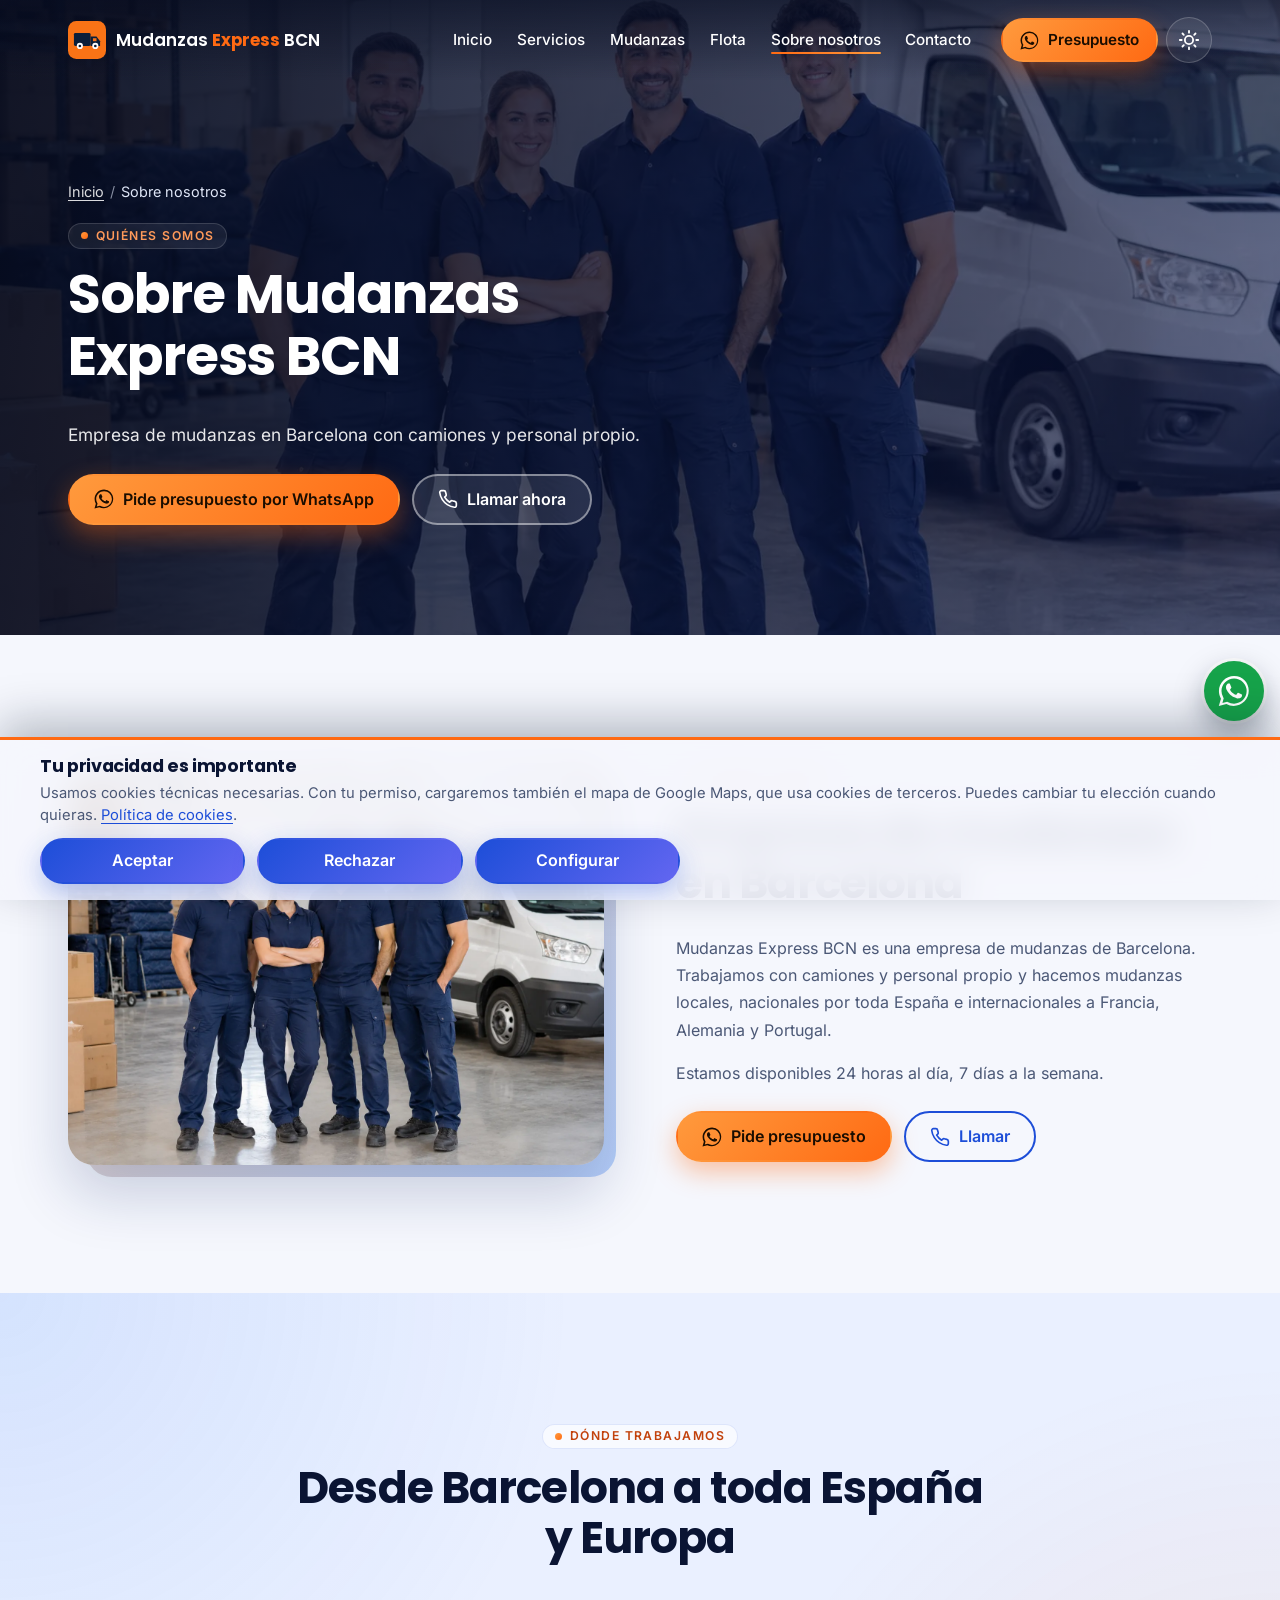
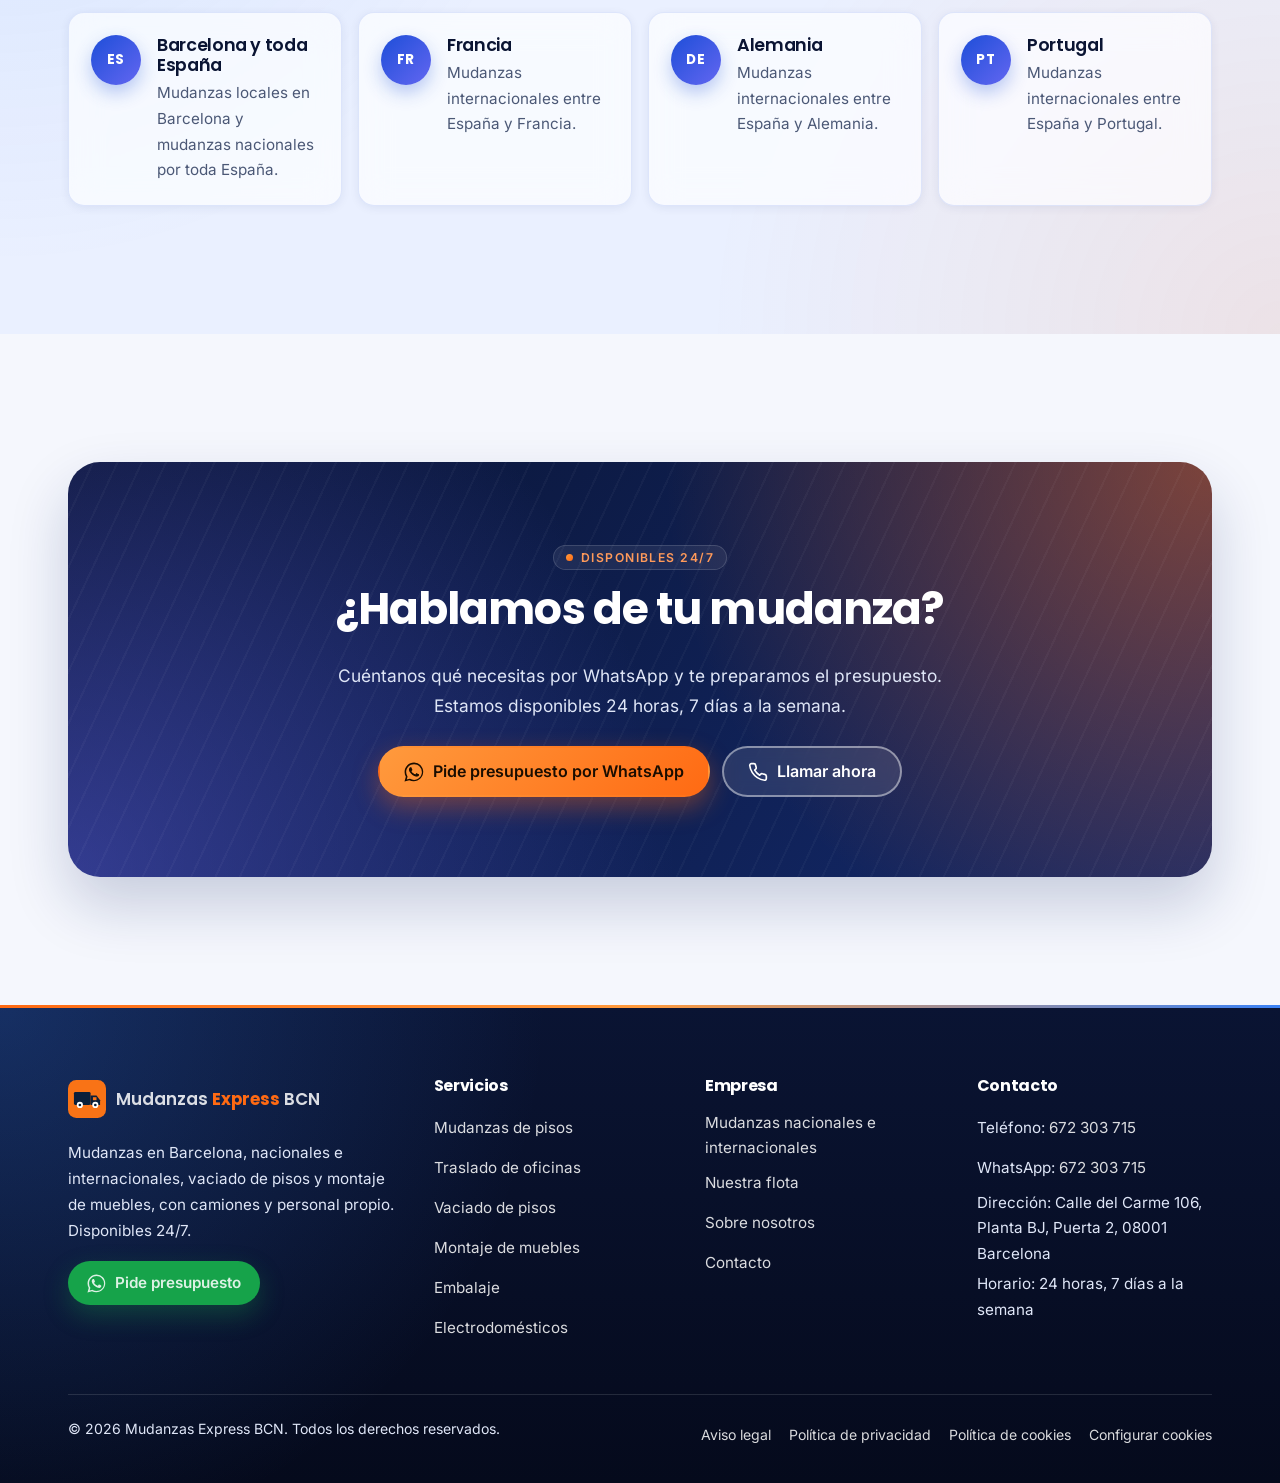
<file: sobre-nosotros.html>
<!DOCTYPE html>
<html lang="es">
<head>
<meta charset="utf-8">
<meta name="viewport" content="width=device-width, initial-scale=1">
<title>Sobre nosotros | Empresa de mudanzas en Barcelona – Mudanzas Express BCN</title>
<meta name="description" content="Mudanzas Express BCN, empresa de mudanzas en Barcelona con camiones y personal propio, disponible 24/7. Mudanzas nacionales, internacionales y vaciado de pisos.">
<meta name="robots" content="index, follow, max-image-preview:large">
<link rel="canonical" href="https://mudanzasexpressbcn.com/sobre-nosotros.html">
<meta name="theme-color" content="#0a1433">
<meta property="og:type" content="website">
<meta property="og:site_name" content="Mudanzas Express BCN">
<meta property="og:locale" content="es_ES">
<meta property="og:title" content="Sobre nosotros | Empresa de mudanzas en Barcelona – Mudanzas Express BCN">
<meta property="og:description" content="Mudanzas Express BCN, empresa de mudanzas en Barcelona con camiones y personal propio, disponible 24/7. Mudanzas nacionales, internacionales y vaciado de pisos.">
<meta property="og:url" content="https://mudanzasexpressbcn.com/sobre-nosotros.html">
<meta property="og:image" content="https://mudanzasexpressbcn.com/img/og-image.jpg">
<meta property="og:image:type" content="image/jpeg">
<meta property="og:image:width" content="1200">
<meta property="og:image:height" content="630">
<meta property="og:image:alt" content="Camión de Mudanzas Express BCN cargando una mudanza en Barcelona">
<meta name="twitter:card" content="summary_large_image">
<link rel="icon" href="favicon.ico" sizes="any">
<link rel="icon" href="favicon.svg" type="image/svg+xml">
<link rel="apple-touch-icon" href="img/apple-touch-icon.png">
<link rel="preload" href="fonts/inter-latin-400-normal.woff2" as="font" type="font/woff2" crossorigin>
<link rel="preload" href="fonts/poppins-latin-700-normal.woff2" as="font" type="font/woff2" crossorigin>
<link rel="stylesheet" href="css/styles.css">
<script>(function(d){d.className+=' js'+('CSSViewTransitionRule' in window?'':' no-vt');var t;try{t=localStorage.getItem('mebcn_theme')}catch(e){}d.setAttribute('data-theme',t==='dark'||t==='light'?t:(matchMedia('(prefers-color-scheme: dark)').matches?'dark':'light'));try{var r=document.referrer&&new URL(document.referrer).origin===location.origin;if(!r&&!matchMedia('(prefers-reduced-motion: reduce)').matches)d.className+=' show-loader'}catch(e){}})(document.documentElement)</script>
<script src="js/main.js" defer></script><script src="js/cookies.js" defer></script>
</head>
<body>
<div class="loader" aria-hidden="true"><div class="loader__inner"><svg viewBox="0 0 32 32" aria-hidden="true" focusable="false"><rect width="32" height="32" rx="7" fill="#f97316"/><rect x="5" y="10" width="14" height="11" rx="1.2" fill="#0b1f3a"/><path d="M19 13h5l3 4v4h-8z" fill="#0b1f3a"/><path d="M21 14.5h3v2.5h-3z" fill="#f97316"/><circle cx="10" cy="21" r="2.6" fill="#fff"/><circle cx="10" cy="21" r="1.1" fill="#0b1f3a"/><circle cx="23" cy="21" r="2.6" fill="#fff"/><circle cx="23" cy="21" r="1.1" fill="#0b1f3a"/></svg><div class="loader__name"><span>Mudanzas <strong>Express</strong> BCN</span></div><div class="loader__bar"></div></div></div>
<div class="progress" aria-hidden="true"></div>
<a class="skip-link" href="#main">Saltar al contenido</a>
<header class="site-header">
  <div class="container header-inner">
    <a class="brand" href="index.html" aria-label="Mudanzas Express BCN, ir al inicio"><svg viewBox="0 0 32 32" aria-hidden="true" focusable="false"><rect width="32" height="32" rx="7" fill="#f97316"/><rect x="5" y="10" width="14" height="11" rx="1.2" fill="#0b1f3a"/><path d="M19 13h5l3 4v4h-8z" fill="#0b1f3a"/><path d="M21 14.5h3v2.5h-3z" fill="#f97316"/><circle cx="10" cy="21" r="2.6" fill="#fff"/><circle cx="10" cy="21" r="1.1" fill="#0b1f3a"/><circle cx="23" cy="21" r="2.6" fill="#fff"/><circle cx="23" cy="21" r="1.1" fill="#0b1f3a"/></svg><span>Mudanzas <strong>Express</strong> BCN</span></a>
    <nav id="site-nav" class="site-nav" aria-label="Menú principal">
      <ul><li style="--i:0"><a href="index.html">Inicio</a></li><li style="--i:1"><a href="servicios.html">Servicios</a></li><li style="--i:2"><a href="mudanzas.html">Mudanzas</a></li><li style="--i:3"><a href="flota.html">Flota</a></li><li style="--i:4"><a href="sobre-nosotros.html" aria-current="page">Sobre nosotros</a></li><li style="--i:5"><a href="contacto.html">Contacto</a></li></ul>
      <a style="--i:6" class="btn btn--accent btn--sm" href="https://wa.me/34672303715?text=Hola%2C%20quiero%20pedir%20un%20presupuesto%20de%20mudanza" target="_blank" rel="noopener"><svg viewBox="0 0 24 24" fill="currentColor" aria-hidden="true" focusable="false"><path d="M17.47 14.38c-.3-.15-1.76-.87-2.03-.97-.27-.1-.47-.15-.67.15-.2.3-.77.97-.94 1.17-.17.2-.35.22-.65.07-.3-.15-1.26-.46-2.4-1.48-.89-.79-1.49-1.77-1.66-2.07-.17-.3-.02-.46.13-.61.13-.13.3-.35.45-.52.15-.17.2-.3.3-.5.1-.2.05-.37-.02-.52-.08-.15-.67-1.62-.92-2.22-.24-.58-.49-.5-.67-.51h-.57c-.2 0-.52.07-.8.37-.27.3-1.04 1.02-1.04 2.48 0 1.46 1.07 2.88 1.21 3.07.15.2 2.1 3.2 5.08 4.49.71.31 1.26.49 1.7.63.71.23 1.36.2 1.87.12.57-.09 1.76-.72 2.01-1.41.25-.7.25-1.29.17-1.41-.07-.12-.27-.2-.57-.35zM12.05 21.5h-.01a9.4 9.4 0 0 1-4.8-1.31l-.34-.2-3.57.93.95-3.48-.22-.36a9.4 9.4 0 0 1-1.44-5.02c0-5.2 4.23-9.43 9.44-9.43 2.52 0 4.89.98 6.67 2.77a9.37 9.37 0 0 1 2.76 6.67c0 5.2-4.24 9.43-9.44 9.43zm8.03-17.46A11.3 11.3 0 0 0 12.05.72C5.79.72.7 5.8.7 12.06c0 2 .52 3.95 1.52 5.67L.6 23.28l5.68-1.49a11.3 11.3 0 0 0 5.42 1.38h.01c6.25 0 11.34-5.09 11.34-11.34 0-3.03-1.18-5.88-3.32-8.02z"/></svg>Presupuesto<span class="visually-hidden"> (se abre en una nueva pestaña)</span></a>
    </nav>
    <button class="icon-btn theme-toggle" type="button" aria-pressed="false" aria-label="Modo oscuro"><svg viewBox="0 0 24 24" fill="none" stroke="currentColor" stroke-width="2" stroke-linecap="round" stroke-linejoin="round" aria-hidden="true" focusable="false" class="icon-sun"><circle cx="12" cy="12" r="4.5"/><path d="M12 2v2M12 20v2M4.9 4.9l1.4 1.4M17.7 17.7l1.4 1.4M2 12h2M20 12h2M4.9 19.1l1.4-1.4M17.7 6.3l1.4-1.4"/></svg><svg viewBox="0 0 24 24" fill="none" stroke="currentColor" stroke-width="2" stroke-linecap="round" stroke-linejoin="round" aria-hidden="true" focusable="false" class="icon-moon"><path d="M21 12.8A9 9 0 1 1 11.2 3a7 7 0 0 0 9.8 9.8z"/></svg></button>
    <button class="icon-btn nav-toggle" type="button" aria-expanded="false" aria-controls="site-nav" aria-label="Abrir menú">
      <span class="nav-toggle__bar"></span><span class="nav-toggle__bar"></span><span class="nav-toggle__bar"></span>
    </button>
  </div>
</header>
<main id="main">
<section class="page-hero page-hero--photo">
  <img class="page-hero__media" src="img/empresa-800.webp" srcset="img/empresa-800.webp 800w, img/empresa.webp 1448w" sizes="100vw" width="1448" height="1086" alt="" fetchpriority="high" decoding="async">
  <div class="container">
    <nav class="breadcrumb" aria-label="Ruta de navegación"><ol><li><a href="index.html">Inicio</a></li><li aria-current="page">Sobre nosotros</li></ol></nav>
    <span class="eyebrow">Quiénes somos</span>
    <h1><span class="word" style="--w:0">Sobre</span> <span class="word" style="--w:1">Mudanzas</span> <span class="word" style="--w:2">Express</span> <span class="word" style="--w:3">BCN</span></h1>
    <p>Empresa de mudanzas en Barcelona con camiones y personal propio.</p>
    <div class="btn-row"><a class="btn btn--accent" href="https://wa.me/34672303715?text=Hola%2C%20quiero%20pedir%20un%20presupuesto%20de%20mudanza" target="_blank" rel="noopener"><svg viewBox="0 0 24 24" fill="currentColor" aria-hidden="true" focusable="false"><path d="M17.47 14.38c-.3-.15-1.76-.87-2.03-.97-.27-.1-.47-.15-.67.15-.2.3-.77.97-.94 1.17-.17.2-.35.22-.65.07-.3-.15-1.26-.46-2.4-1.48-.89-.79-1.49-1.77-1.66-2.07-.17-.3-.02-.46.13-.61.13-.13.3-.35.45-.52.15-.17.2-.3.3-.5.1-.2.05-.37-.02-.52-.08-.15-.67-1.62-.92-2.22-.24-.58-.49-.5-.67-.51h-.57c-.2 0-.52.07-.8.37-.27.3-1.04 1.02-1.04 2.48 0 1.46 1.07 2.88 1.21 3.07.15.2 2.1 3.2 5.08 4.49.71.31 1.26.49 1.7.63.71.23 1.36.2 1.87.12.57-.09 1.76-.72 2.01-1.41.25-.7.25-1.29.17-1.41-.07-.12-.27-.2-.57-.35zM12.05 21.5h-.01a9.4 9.4 0 0 1-4.8-1.31l-.34-.2-3.57.93.95-3.48-.22-.36a9.4 9.4 0 0 1-1.44-5.02c0-5.2 4.23-9.43 9.44-9.43 2.52 0 4.89.98 6.67 2.77a9.37 9.37 0 0 1 2.76 6.67c0 5.2-4.24 9.43-9.44 9.43zm8.03-17.46A11.3 11.3 0 0 0 12.05.72C5.79.72.7 5.8.7 12.06c0 2 .52 3.95 1.52 5.67L.6 23.28l5.68-1.49a11.3 11.3 0 0 0 5.42 1.38h.01c6.25 0 11.34-5.09 11.34-11.34 0-3.03-1.18-5.88-3.32-8.02z"/></svg>Pide presupuesto por WhatsApp<span class="visually-hidden"> (se abre en una nueva pestaña)</span></a><a class="btn btn--ghost" href="tel:+34672303715"><svg viewBox="0 0 24 24" fill="none" stroke="currentColor" stroke-width="2" stroke-linecap="round" stroke-linejoin="round" aria-hidden="true" focusable="false"><path d="M22 16.9v3a2 2 0 0 1-2.2 2 19.8 19.8 0 0 1-8.6-3.1 19.5 19.5 0 0 1-6-6A19.8 19.8 0 0 1 2.1 4.2 2 2 0 0 1 4.1 2h3a2 2 0 0 1 2 1.7c.1.9.4 1.8.7 2.7a2 2 0 0 1-.5 2.1L8 9.8a16 16 0 0 0 6 6l1.3-1.3a2 2 0 0 1 2.1-.4c.9.3 1.8.6 2.7.7a2 2 0 0 1 1.7 2z"/></svg>Llamar ahora</a></div>
  </div>
</section>
<section class="section" aria-labelledby="historia-titulo">
  <div class="container">
    <div class="split">
      <div class="split__media reveal reveal--left"><div class="split__clip"><img src="img/empresa-800.webp" srcset="img/empresa-800.webp 800w, img/empresa.webp 1448w" sizes="(min-width: 900px) 50vw, 100vw" width="1448" height="1086" alt="Equipo de Mudanzas Express BCN con uniforme azul marino junto a un camión en el almacén" loading="lazy" decoding="async"></div></div>
      <div class="split__body reveal reveal--right" style="--delay:.1s">
        <span class="eyebrow">Quiénes somos</span>
        <h2 id="historia-titulo">Empresa de mudanzas en Barcelona</h2>
        <p>Mudanzas Express BCN es una empresa de mudanzas de Barcelona. Trabajamos con camiones y personal propio y hacemos mudanzas locales, nacionales por toda España e internacionales a Francia, Alemania y Portugal.</p>
        <p>Estamos disponibles 24 horas al día, 7 días a la semana.</p>
        <div class="btn-row"><a class="btn btn--accent" href="https://wa.me/34672303715?text=Hola%2C%20quiero%20pedir%20un%20presupuesto%20de%20mudanza" target="_blank" rel="noopener"><svg viewBox="0 0 24 24" fill="currentColor" aria-hidden="true" focusable="false"><path d="M17.47 14.38c-.3-.15-1.76-.87-2.03-.97-.27-.1-.47-.15-.67.15-.2.3-.77.97-.94 1.17-.17.2-.35.22-.65.07-.3-.15-1.26-.46-2.4-1.48-.89-.79-1.49-1.77-1.66-2.07-.17-.3-.02-.46.13-.61.13-.13.3-.35.45-.52.15-.17.2-.3.3-.5.1-.2.05-.37-.02-.52-.08-.15-.67-1.62-.92-2.22-.24-.58-.49-.5-.67-.51h-.57c-.2 0-.52.07-.8.37-.27.3-1.04 1.02-1.04 2.48 0 1.46 1.07 2.88 1.21 3.07.15.2 2.1 3.2 5.08 4.49.71.31 1.26.49 1.7.63.71.23 1.36.2 1.87.12.57-.09 1.76-.72 2.01-1.41.25-.7.25-1.29.17-1.41-.07-.12-.27-.2-.57-.35zM12.05 21.5h-.01a9.4 9.4 0 0 1-4.8-1.31l-.34-.2-3.57.93.95-3.48-.22-.36a9.4 9.4 0 0 1-1.44-5.02c0-5.2 4.23-9.43 9.44-9.43 2.52 0 4.89.98 6.67 2.77a9.37 9.37 0 0 1 2.76 6.67c0 5.2-4.24 9.43-9.44 9.43zm8.03-17.46A11.3 11.3 0 0 0 12.05.72C5.79.72.7 5.8.7 12.06c0 2 .52 3.95 1.52 5.67L.6 23.28l5.68-1.49a11.3 11.3 0 0 0 5.42 1.38h.01c6.25 0 11.34-5.09 11.34-11.34 0-3.03-1.18-5.88-3.32-8.02z"/></svg>Pide presupuesto<span class="visually-hidden"> (se abre en una nueva pestaña)</span></a><a class="btn btn--outline" href="tel:+34672303715"><svg viewBox="0 0 24 24" fill="none" stroke="currentColor" stroke-width="2" stroke-linecap="round" stroke-linejoin="round" aria-hidden="true" focusable="false"><path d="M22 16.9v3a2 2 0 0 1-2.2 2 19.8 19.8 0 0 1-8.6-3.1 19.5 19.5 0 0 1-6-6A19.8 19.8 0 0 1 2.1 4.2 2 2 0 0 1 4.1 2h3a2 2 0 0 1 2 1.7c.1.9.4 1.8.7 2.7a2 2 0 0 1-.5 2.1L8 9.8a16 16 0 0 0 6 6l1.3-1.3a2 2 0 0 1 2.1-.4c.9.3 1.8.6 2.7.7a2 2 0 0 1 1.7 2z"/></svg>Llamar</a></div>
      </div>
    </div>
  </div>
</section>
<section class="section section--alt" aria-labelledby="zonas-titulo">
  <div class="container">
    <div class="section-head reveal">
      <span class="eyebrow">Dónde trabajamos</span>
      <h2 id="zonas-titulo">Desde Barcelona a toda España y Europa</h2>
    </div>
    <div class="zones"><div class="zone reveal" style="--delay:0.00s"><span class="zone__flag" aria-hidden="true">ES</span><div><h3>Barcelona y toda España</h3><p>Mudanzas locales en Barcelona y mudanzas nacionales por toda España.</p></div></div><div class="zone reveal" style="--delay:0.08s"><span class="zone__flag" aria-hidden="true">FR</span><div><h3>Francia</h3><p>Mudanzas internacionales entre España y Francia.</p></div></div><div class="zone reveal" style="--delay:0.16s"><span class="zone__flag" aria-hidden="true">DE</span><div><h3>Alemania</h3><p>Mudanzas internacionales entre España y Alemania.</p></div></div><div class="zone reveal" style="--delay:0.24s"><span class="zone__flag" aria-hidden="true">PT</span><div><h3>Portugal</h3><p>Mudanzas internacionales entre España y Portugal.</p></div></div></div>
  </div>
</section>
<section class="section">
  <div class="container">
    <div class="cta-band reveal reveal--scale">
      <span class="eyebrow">Disponibles 24/7</span>
      <h2>¿Hablamos de tu mudanza?</h2>
      <p>Cuéntanos qué necesitas por WhatsApp y te preparamos el presupuesto. Estamos disponibles 24 horas, 7 días a la semana.</p>
      <div class="btn-row"><a class="btn btn--accent" href="https://wa.me/34672303715?text=Hola%2C%20quiero%20pedir%20un%20presupuesto%20de%20mudanza" target="_blank" rel="noopener"><svg viewBox="0 0 24 24" fill="currentColor" aria-hidden="true" focusable="false"><path d="M17.47 14.38c-.3-.15-1.76-.87-2.03-.97-.27-.1-.47-.15-.67.15-.2.3-.77.97-.94 1.17-.17.2-.35.22-.65.07-.3-.15-1.26-.46-2.4-1.48-.89-.79-1.49-1.77-1.66-2.07-.17-.3-.02-.46.13-.61.13-.13.3-.35.45-.52.15-.17.2-.3.3-.5.1-.2.05-.37-.02-.52-.08-.15-.67-1.62-.92-2.22-.24-.58-.49-.5-.67-.51h-.57c-.2 0-.52.07-.8.37-.27.3-1.04 1.02-1.04 2.48 0 1.46 1.07 2.88 1.21 3.07.15.2 2.1 3.2 5.08 4.49.71.31 1.26.49 1.7.63.71.23 1.36.2 1.87.12.57-.09 1.76-.72 2.01-1.41.25-.7.25-1.29.17-1.41-.07-.12-.27-.2-.57-.35zM12.05 21.5h-.01a9.4 9.4 0 0 1-4.8-1.31l-.34-.2-3.57.93.95-3.48-.22-.36a9.4 9.4 0 0 1-1.44-5.02c0-5.2 4.23-9.43 9.44-9.43 2.52 0 4.89.98 6.67 2.77a9.37 9.37 0 0 1 2.76 6.67c0 5.2-4.24 9.43-9.44 9.43zm8.03-17.46A11.3 11.3 0 0 0 12.05.72C5.79.72.7 5.8.7 12.06c0 2 .52 3.95 1.52 5.67L.6 23.28l5.68-1.49a11.3 11.3 0 0 0 5.42 1.38h.01c6.25 0 11.34-5.09 11.34-11.34 0-3.03-1.18-5.88-3.32-8.02z"/></svg>Pide presupuesto por WhatsApp<span class="visually-hidden"> (se abre en una nueva pestaña)</span></a><a class="btn btn--ghost" href="tel:+34672303715"><svg viewBox="0 0 24 24" fill="none" stroke="currentColor" stroke-width="2" stroke-linecap="round" stroke-linejoin="round" aria-hidden="true" focusable="false"><path d="M22 16.9v3a2 2 0 0 1-2.2 2 19.8 19.8 0 0 1-8.6-3.1 19.5 19.5 0 0 1-6-6A19.8 19.8 0 0 1 2.1 4.2 2 2 0 0 1 4.1 2h3a2 2 0 0 1 2 1.7c.1.9.4 1.8.7 2.7a2 2 0 0 1-.5 2.1L8 9.8a16 16 0 0 0 6 6l1.3-1.3a2 2 0 0 1 2.1-.4c.9.3 1.8.6 2.7.7a2 2 0 0 1 1.7 2z"/></svg>Llamar ahora</a></div>
    </div>
  </div>
</section>
</main>
<footer class="site-footer">
  <div class="container">
    <div class="footer-grid">
      <div class="footer-brand">
        <a class="brand" href="index.html" aria-label="Mudanzas Express BCN, ir al inicio"><svg viewBox="0 0 32 32" aria-hidden="true" focusable="false"><rect width="32" height="32" rx="7" fill="#f97316"/><rect x="5" y="10" width="14" height="11" rx="1.2" fill="#0b1f3a"/><path d="M19 13h5l3 4v4h-8z" fill="#0b1f3a"/><path d="M21 14.5h3v2.5h-3z" fill="#f97316"/><circle cx="10" cy="21" r="2.6" fill="#fff"/><circle cx="10" cy="21" r="1.1" fill="#0b1f3a"/><circle cx="23" cy="21" r="2.6" fill="#fff"/><circle cx="23" cy="21" r="1.1" fill="#0b1f3a"/></svg><span>Mudanzas <strong>Express</strong> BCN</span></a>
        <p>Mudanzas en Barcelona, nacionales e internacionales, vaciado de pisos y montaje de muebles, con camiones y personal propio. Disponibles 24/7.</p>
        <a class="btn btn--wa btn--sm" href="https://wa.me/34672303715?text=Hola%2C%20quiero%20pedir%20un%20presupuesto%20de%20mudanza" target="_blank" rel="noopener"><svg viewBox="0 0 24 24" fill="currentColor" aria-hidden="true" focusable="false"><path d="M17.47 14.38c-.3-.15-1.76-.87-2.03-.97-.27-.1-.47-.15-.67.15-.2.3-.77.97-.94 1.17-.17.2-.35.22-.65.07-.3-.15-1.26-.46-2.4-1.48-.89-.79-1.49-1.77-1.66-2.07-.17-.3-.02-.46.13-.61.13-.13.3-.35.45-.52.15-.17.2-.3.3-.5.1-.2.05-.37-.02-.52-.08-.15-.67-1.62-.92-2.22-.24-.58-.49-.5-.67-.51h-.57c-.2 0-.52.07-.8.37-.27.3-1.04 1.02-1.04 2.48 0 1.46 1.07 2.88 1.21 3.07.15.2 2.1 3.2 5.08 4.49.71.31 1.26.49 1.7.63.71.23 1.36.2 1.87.12.57-.09 1.76-.72 2.01-1.41.25-.7.25-1.29.17-1.41-.07-.12-.27-.2-.57-.35zM12.05 21.5h-.01a9.4 9.4 0 0 1-4.8-1.31l-.34-.2-3.57.93.95-3.48-.22-.36a9.4 9.4 0 0 1-1.44-5.02c0-5.2 4.23-9.43 9.44-9.43 2.52 0 4.89.98 6.67 2.77a9.37 9.37 0 0 1 2.76 6.67c0 5.2-4.24 9.43-9.44 9.43zm8.03-17.46A11.3 11.3 0 0 0 12.05.72C5.79.72.7 5.8.7 12.06c0 2 .52 3.95 1.52 5.67L.6 23.28l5.68-1.49a11.3 11.3 0 0 0 5.42 1.38h.01c6.25 0 11.34-5.09 11.34-11.34 0-3.03-1.18-5.88-3.32-8.02z"/></svg>Pide presupuesto<span class="visually-hidden"> (se abre en una nueva pestaña)</span></a>
      </div>
      <div>
        <h2>Servicios</h2>
        <ul><li><a href="servicios.html#pisos">Mudanzas de pisos</a></li><li><a href="servicios.html#oficinas">Traslado de oficinas</a></li><li><a href="servicios.html#vaciado">Vaciado de pisos</a></li><li><a href="servicios.html#montaje">Montaje de muebles</a></li><li><a href="servicios.html#embalaje">Embalaje</a></li><li><a href="servicios.html#electrodomesticos">Electrodomésticos</a></li></ul>
      </div>
      <div>
        <h2>Empresa</h2>
        <ul>
          <li><a href="mudanzas.html">Mudanzas nacionales e internacionales</a></li>
          <li><a href="flota.html">Nuestra flota</a></li>
          <li><a href="sobre-nosotros.html">Sobre nosotros</a></li>
          <li><a href="contacto.html">Contacto</a></li>
        </ul>
      </div>
      <div>
        <h2>Contacto</h2>
        <ul>
          <li>Teléfono: <a href="tel:+34672303715">672 303 715</a></li>
          <li>WhatsApp: <a href="https://wa.me/34672303715?text=Hola%2C%20quiero%20pedir%20un%20presupuesto%20de%20mudanza" target="_blank" rel="noopener">672 303 715<span class="visually-hidden"> (se abre en una nueva pestaña)</span></a></li>
          <li>Dirección: Calle del Carme 106, Planta BJ, Puerta 2, 08001 Barcelona</li>
          <li>Horario: 24 horas, 7 días a la semana</li>
        </ul>
      </div>
    </div>
    <div class="footer-bottom">
      <p>© <span id="year">2026</span> Mudanzas Express BCN. Todos los derechos reservados.</p>
      <ul>
        <li><a href="aviso-legal.html">Aviso legal</a></li>
        <li><a href="privacidad.html">Política de privacidad</a></li>
        <li><a href="cookies.html">Política de cookies</a></li>
        <li><button type="button" class="link-btn" data-cookie-settings>Configurar cookies</button></li>
      </ul>
    </div>
  </div>
</footer>
<a class="wa-float" href="https://wa.me/34672303715?text=Hola%2C%20quiero%20pedir%20un%20presupuesto%20de%20mudanza" target="_blank" rel="noopener" aria-label="Pedir presupuesto por WhatsApp (se abre en una nueva pestaña)"><svg viewBox="0 0 24 24" fill="currentColor" aria-hidden="true" focusable="false"><path d="M17.47 14.38c-.3-.15-1.76-.87-2.03-.97-.27-.1-.47-.15-.67.15-.2.3-.77.97-.94 1.17-.17.2-.35.22-.65.07-.3-.15-1.26-.46-2.4-1.48-.89-.79-1.49-1.77-1.66-2.07-.17-.3-.02-.46.13-.61.13-.13.3-.35.45-.52.15-.17.2-.3.3-.5.1-.2.05-.37-.02-.52-.08-.15-.67-1.62-.92-2.22-.24-.58-.49-.5-.67-.51h-.57c-.2 0-.52.07-.8.37-.27.3-1.04 1.02-1.04 2.48 0 1.46 1.07 2.88 1.21 3.07.15.2 2.1 3.2 5.08 4.49.71.31 1.26.49 1.7.63.71.23 1.36.2 1.87.12.57-.09 1.76-.72 2.01-1.41.25-.7.25-1.29.17-1.41-.07-.12-.27-.2-.57-.35zM12.05 21.5h-.01a9.4 9.4 0 0 1-4.8-1.31l-.34-.2-3.57.93.95-3.48-.22-.36a9.4 9.4 0 0 1-1.44-5.02c0-5.2 4.23-9.43 9.44-9.43 2.52 0 4.89.98 6.67 2.77a9.37 9.37 0 0 1 2.76 6.67c0 5.2-4.24 9.43-9.44 9.43zm8.03-17.46A11.3 11.3 0 0 0 12.05.72C5.79.72.7 5.8.7 12.06c0 2 .52 3.95 1.52 5.67L.6 23.28l5.68-1.49a11.3 11.3 0 0 0 5.42 1.38h.01c6.25 0 11.34-5.09 11.34-11.34 0-3.03-1.18-5.88-3.32-8.02z"/></svg></a>
<div class="wa-bubble"><a href="https://wa.me/34672303715?text=Hola%2C%20quiero%20pedir%20un%20presupuesto%20de%20mudanza" target="_blank" rel="noopener">¿Te ayudamos?<span class="visually-hidden"> (se abre en una nueva pestaña)</span></a><button type="button" aria-label="Cerrar mensaje"><svg viewBox="0 0 24 24" fill="none" stroke="currentColor" stroke-width="2" stroke-linecap="round" stroke-linejoin="round" aria-hidden="true" focusable="false"><path d="M18 6 6 18M6 6l12 12"/></svg></button></div>
<button type="button" class="back-to-top" aria-label="Volver arriba"><svg viewBox="0 0 24 24" fill="none" stroke="currentColor" stroke-width="2" stroke-linecap="round" stroke-linejoin="round" aria-hidden="true" focusable="false"><path d="m18 15-6-6-6 6"/></svg></button>
</body>
</html>
</file>
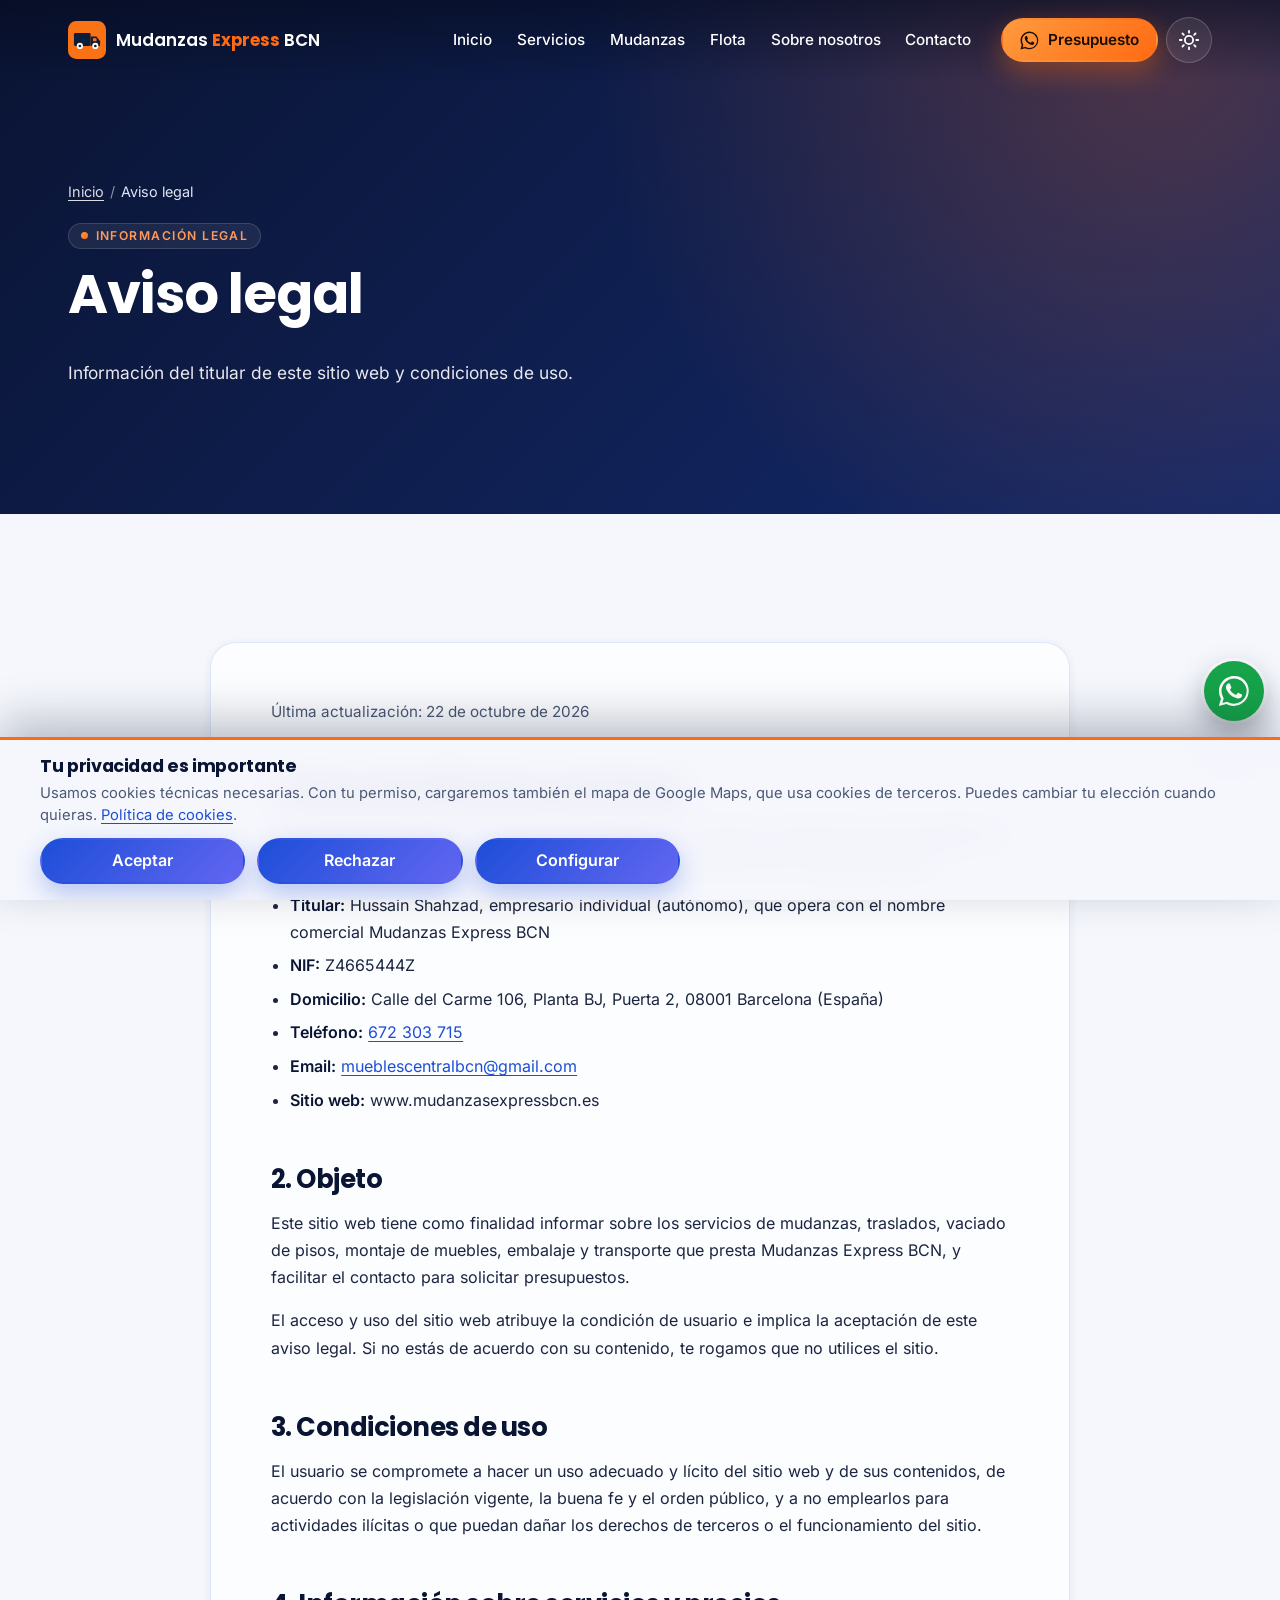
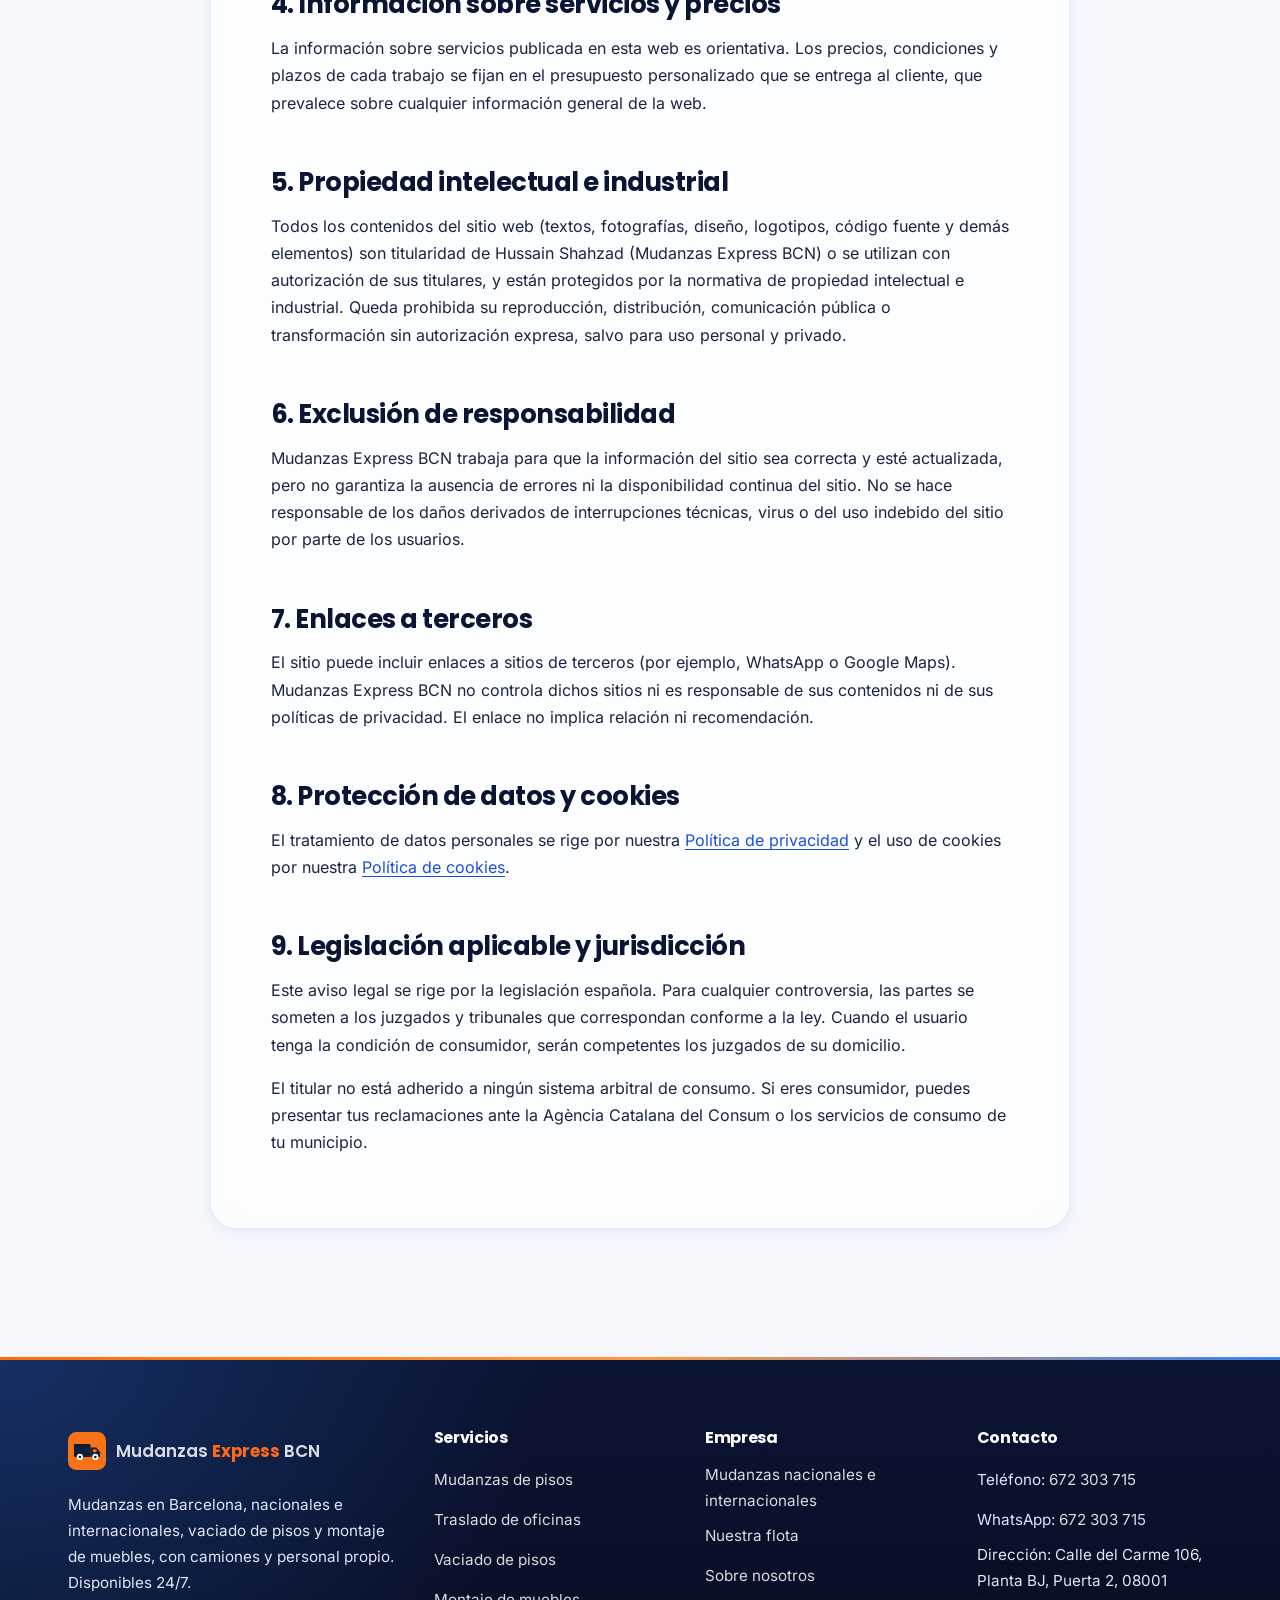
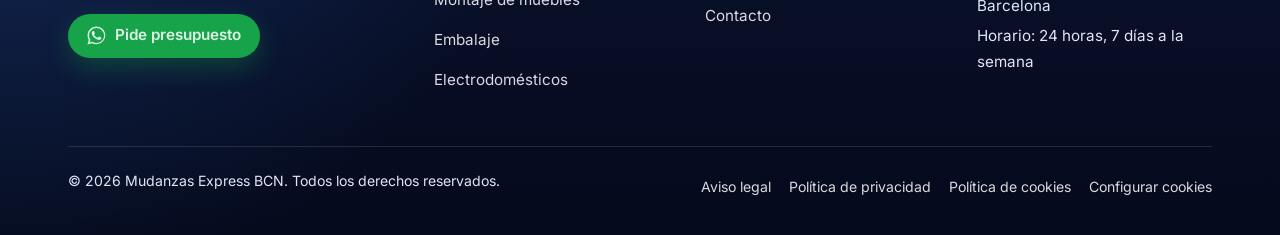
<file: WEB MUDANZAS/aviso-legal.html>
<!DOCTYPE html>
<html lang="es">
<head>
<meta charset="utf-8">
<meta name="viewport" content="width=device-width, initial-scale=1">
<title>Aviso legal | Mudanzas Express BCN</title>
<meta name="description" content="Aviso legal de Mudanzas Express BCN, empresa de mudanzas en Barcelona: datos del titular conforme a la LSSI-CE (Ley 34/2002), condiciones de uso y responsabilidad.">
<meta name="robots" content="index, follow, max-image-preview:large">
<link rel="canonical" href="https://www.mudanzasexpressbcn.es/aviso-legal.html">
<meta name="theme-color" content="#0a1433">
<meta property="og:type" content="website">
<meta property="og:site_name" content="Mudanzas Express BCN">
<meta property="og:locale" content="es_ES">
<meta property="og:title" content="Aviso legal | Mudanzas Express BCN">
<meta property="og:description" content="Aviso legal de Mudanzas Express BCN, empresa de mudanzas en Barcelona: datos del titular conforme a la LSSI-CE (Ley 34/2002), condiciones de uso y responsabilidad.">
<meta property="og:url" content="https://www.mudanzasexpressbcn.es/aviso-legal.html">
<meta property="og:image" content="https://www.mudanzasexpressbcn.es/img/og-image.jpg">
<meta property="og:image:type" content="image/jpeg">
<meta property="og:image:width" content="1200">
<meta property="og:image:height" content="630">
<meta property="og:image:alt" content="Camión de Mudanzas Express BCN cargando una mudanza en Barcelona">
<meta name="twitter:card" content="summary_large_image">
<link rel="icon" href="favicon.ico" sizes="any">
<link rel="icon" href="favicon.svg" type="image/svg+xml">
<link rel="apple-touch-icon" href="img/apple-touch-icon.png">
<link rel="preload" href="fonts/inter-latin-400-normal.woff2" as="font" type="font/woff2" crossorigin>
<link rel="preload" href="fonts/poppins-latin-700-normal.woff2" as="font" type="font/woff2" crossorigin>
<link rel="stylesheet" href="css/styles.css">
<script>(function(d){d.className+=' js'+('CSSViewTransitionRule' in window?'':' no-vt');var t;try{t=localStorage.getItem('mebcn_theme')}catch(e){}d.setAttribute('data-theme',t==='dark'||t==='light'?t:(matchMedia('(prefers-color-scheme: dark)').matches?'dark':'light'));try{var r=document.referrer&&new URL(document.referrer).origin===location.origin;if(!r&&!matchMedia('(prefers-reduced-motion: reduce)').matches)d.className+=' show-loader'}catch(e){}})(document.documentElement)</script>
<script src="js/main.js" defer></script><script src="js/cookies.js" defer></script>
</head>
<body>
<div class="loader" aria-hidden="true"><div class="loader__inner"><svg viewBox="0 0 32 32" aria-hidden="true" focusable="false"><rect width="32" height="32" rx="7" fill="#f97316"/><rect x="5" y="10" width="14" height="11" rx="1.2" fill="#0b1f3a"/><path d="M19 13h5l3 4v4h-8z" fill="#0b1f3a"/><path d="M21 14.5h3v2.5h-3z" fill="#f97316"/><circle cx="10" cy="21" r="2.6" fill="#fff"/><circle cx="10" cy="21" r="1.1" fill="#0b1f3a"/><circle cx="23" cy="21" r="2.6" fill="#fff"/><circle cx="23" cy="21" r="1.1" fill="#0b1f3a"/></svg><div class="loader__name"><span>Mudanzas <strong>Express</strong> BCN</span></div><div class="loader__bar"></div></div></div>
<div class="progress" aria-hidden="true"></div>
<a class="skip-link" href="#main">Saltar al contenido</a>
<header class="site-header">
  <div class="container header-inner">
    <a class="brand" href="index.html" aria-label="Mudanzas Express BCN, ir al inicio"><svg viewBox="0 0 32 32" aria-hidden="true" focusable="false"><rect width="32" height="32" rx="7" fill="#f97316"/><rect x="5" y="10" width="14" height="11" rx="1.2" fill="#0b1f3a"/><path d="M19 13h5l3 4v4h-8z" fill="#0b1f3a"/><path d="M21 14.5h3v2.5h-3z" fill="#f97316"/><circle cx="10" cy="21" r="2.6" fill="#fff"/><circle cx="10" cy="21" r="1.1" fill="#0b1f3a"/><circle cx="23" cy="21" r="2.6" fill="#fff"/><circle cx="23" cy="21" r="1.1" fill="#0b1f3a"/></svg><span>Mudanzas <strong>Express</strong> BCN</span></a>
    <nav id="site-nav" class="site-nav" aria-label="Menú principal">
      <ul><li style="--i:0"><a href="index.html">Inicio</a></li><li style="--i:1"><a href="servicios.html">Servicios</a></li><li style="--i:2"><a href="mudanzas.html">Mudanzas</a></li><li style="--i:3"><a href="flota.html">Flota</a></li><li style="--i:4"><a href="sobre-nosotros.html">Sobre nosotros</a></li><li style="--i:5"><a href="contacto.html">Contacto</a></li></ul>
      <a style="--i:6" class="btn btn--accent btn--sm" href="https://wa.me/34672303715?text=Hola%2C%20quiero%20pedir%20un%20presupuesto%20de%20mudanza" target="_blank" rel="noopener"><svg viewBox="0 0 24 24" fill="currentColor" aria-hidden="true" focusable="false"><path d="M17.47 14.38c-.3-.15-1.76-.87-2.03-.97-.27-.1-.47-.15-.67.15-.2.3-.77.97-.94 1.17-.17.2-.35.22-.65.07-.3-.15-1.26-.46-2.4-1.48-.89-.79-1.49-1.77-1.66-2.07-.17-.3-.02-.46.13-.61.13-.13.3-.35.45-.52.15-.17.2-.3.3-.5.1-.2.05-.37-.02-.52-.08-.15-.67-1.62-.92-2.22-.24-.58-.49-.5-.67-.51h-.57c-.2 0-.52.07-.8.37-.27.3-1.04 1.02-1.04 2.48 0 1.46 1.07 2.88 1.21 3.07.15.2 2.1 3.2 5.08 4.49.71.31 1.26.49 1.7.63.71.23 1.36.2 1.87.12.57-.09 1.76-.72 2.01-1.41.25-.7.25-1.29.17-1.41-.07-.12-.27-.2-.57-.35zM12.05 21.5h-.01a9.4 9.4 0 0 1-4.8-1.31l-.34-.2-3.57.93.95-3.48-.22-.36a9.4 9.4 0 0 1-1.44-5.02c0-5.2 4.23-9.43 9.44-9.43 2.52 0 4.89.98 6.67 2.77a9.37 9.37 0 0 1 2.76 6.67c0 5.2-4.24 9.43-9.44 9.43zm8.03-17.46A11.3 11.3 0 0 0 12.05.72C5.79.72.7 5.8.7 12.06c0 2 .52 3.95 1.52 5.67L.6 23.28l5.68-1.49a11.3 11.3 0 0 0 5.42 1.38h.01c6.25 0 11.34-5.09 11.34-11.34 0-3.03-1.18-5.88-3.32-8.02z"/></svg>Presupuesto<span class="visually-hidden"> (se abre en una nueva pestaña)</span></a>
    </nav>
    <button class="icon-btn theme-toggle" type="button" aria-pressed="false" aria-label="Modo oscuro"><svg viewBox="0 0 24 24" fill="none" stroke="currentColor" stroke-width="2" stroke-linecap="round" stroke-linejoin="round" aria-hidden="true" focusable="false" class="icon-sun"><circle cx="12" cy="12" r="4.5"/><path d="M12 2v2M12 20v2M4.9 4.9l1.4 1.4M17.7 17.7l1.4 1.4M2 12h2M20 12h2M4.9 19.1l1.4-1.4M17.7 6.3l1.4-1.4"/></svg><svg viewBox="0 0 24 24" fill="none" stroke="currentColor" stroke-width="2" stroke-linecap="round" stroke-linejoin="round" aria-hidden="true" focusable="false" class="icon-moon"><path d="M21 12.8A9 9 0 1 1 11.2 3a7 7 0 0 0 9.8 9.8z"/></svg></button>
    <button class="icon-btn nav-toggle" type="button" aria-expanded="false" aria-controls="site-nav" aria-label="Abrir menú">
      <span class="nav-toggle__bar"></span><span class="nav-toggle__bar"></span><span class="nav-toggle__bar"></span>
    </button>
  </div>
</header>
<main id="main">
<section class="page-hero">
  <div class="container">
    <nav class="breadcrumb" aria-label="Ruta de navegación"><ol><li><a href="index.html">Inicio</a></li><li aria-current="page">Aviso legal</li></ol></nav>
    <span class="eyebrow">Información legal</span>
    <h1><span class="word" style="--w:0">Aviso</span> <span class="word" style="--w:1">legal</span></h1>
    <p>Información del titular de este sitio web y condiciones de uso.</p>
  </div>
</section>
<section class="section">
  <div class="container">
    <article class="legal legal-panel reveal reveal--fade">
      <p class="updated">Última actualización: 22 de octubre de 2026</p>
<h2>1. Datos identificativos del titular</h2>
<p>En cumplimiento del artículo 10 de la Ley 34/2002, de 11 de julio, de Servicios de la Sociedad de la Información y de Comercio Electrónico (LSSI-CE), se informa de los siguientes datos:</p>
<ul>
  <li><strong>Titular:</strong> Hussain Shahzad, empresario individual (autónomo), que opera con el nombre comercial Mudanzas Express BCN</li>
  <li><strong>NIF:</strong> Z4665444Z</li>
  <li><strong>Domicilio:</strong> Calle del Carme 106, Planta BJ, Puerta 2, 08001 Barcelona (España)</li>
  <li><strong>Teléfono:</strong> <a href="tel:+34672303715">672 303 715</a></li>
  <li><strong>Email:</strong> <a href="mailto:mueblescentralbcn@gmail.com">mueblescentralbcn@gmail.com</a></li>
  <li><strong>Sitio web:</strong> www.mudanzasexpressbcn.es</li>
</ul>
<h2>2. Objeto</h2>
<p>Este sitio web tiene como finalidad informar sobre los servicios de mudanzas, traslados, vaciado de pisos, montaje de muebles, embalaje y transporte que presta Mudanzas Express BCN, y facilitar el contacto para solicitar presupuestos.</p>
<p>El acceso y uso del sitio web atribuye la condición de usuario e implica la aceptación de este aviso legal. Si no estás de acuerdo con su contenido, te rogamos que no utilices el sitio.</p>
<h2>3. Condiciones de uso</h2>
<p>El usuario se compromete a hacer un uso adecuado y lícito del sitio web y de sus contenidos, de acuerdo con la legislación vigente, la buena fe y el orden público, y a no emplearlos para actividades ilícitas o que puedan dañar los derechos de terceros o el funcionamiento del sitio.</p>
<h2>4. Información sobre servicios y precios</h2>
<p>La información sobre servicios publicada en esta web es orientativa. Los precios, condiciones y plazos de cada trabajo se fijan en el presupuesto personalizado que se entrega al cliente, que prevalece sobre cualquier información general de la web.</p>
<h2>5. Propiedad intelectual e industrial</h2>
<p>Todos los contenidos del sitio web (textos, fotografías, diseño, logotipos, código fuente y demás elementos) son titularidad de Hussain Shahzad (Mudanzas Express BCN) o se utilizan con autorización de sus titulares, y están protegidos por la normativa de propiedad intelectual e industrial. Queda prohibida su reproducción, distribución, comunicación pública o transformación sin autorización expresa, salvo para uso personal y privado.</p>
<h2>6. Exclusión de responsabilidad</h2>
<p>Mudanzas Express BCN trabaja para que la información del sitio sea correcta y esté actualizada, pero no garantiza la ausencia de errores ni la disponibilidad continua del sitio. No se hace responsable de los daños derivados de interrupciones técnicas, virus o del uso indebido del sitio por parte de los usuarios.</p>
<h2>7. Enlaces a terceros</h2>
<p>El sitio puede incluir enlaces a sitios de terceros (por ejemplo, WhatsApp o Google Maps). Mudanzas Express BCN no controla dichos sitios ni es responsable de sus contenidos ni de sus políticas de privacidad. El enlace no implica relación ni recomendación.</p>
<h2>8. Protección de datos y cookies</h2>
<p>El tratamiento de datos personales se rige por nuestra <a href="privacidad.html">Política de privacidad</a> y el uso de cookies por nuestra <a href="cookies.html">Política de cookies</a>.</p>
<h2>9. Legislación aplicable y jurisdicción</h2>
<p>Este aviso legal se rige por la legislación española. Para cualquier controversia, las partes se someten a los juzgados y tribunales que correspondan conforme a la ley. Cuando el usuario tenga la condición de consumidor, serán competentes los juzgados de su domicilio.</p>
<p>El titular no está adherido a ningún sistema arbitral de consumo. Si eres consumidor, puedes presentar tus reclamaciones ante la Agència Catalana del Consum o los servicios de consumo de tu municipio.</p>
    </article>
  </div>
</section>
</main>
<footer class="site-footer">
  <div class="container">
    <div class="footer-grid">
      <div class="footer-brand">
        <a class="brand" href="index.html" aria-label="Mudanzas Express BCN, ir al inicio"><svg viewBox="0 0 32 32" aria-hidden="true" focusable="false"><rect width="32" height="32" rx="7" fill="#f97316"/><rect x="5" y="10" width="14" height="11" rx="1.2" fill="#0b1f3a"/><path d="M19 13h5l3 4v4h-8z" fill="#0b1f3a"/><path d="M21 14.5h3v2.5h-3z" fill="#f97316"/><circle cx="10" cy="21" r="2.6" fill="#fff"/><circle cx="10" cy="21" r="1.1" fill="#0b1f3a"/><circle cx="23" cy="21" r="2.6" fill="#fff"/><circle cx="23" cy="21" r="1.1" fill="#0b1f3a"/></svg><span>Mudanzas <strong>Express</strong> BCN</span></a>
        <p>Mudanzas en Barcelona, nacionales e internacionales, vaciado de pisos y montaje de muebles, con camiones y personal propio. Disponibles 24/7.</p>
        <a class="btn btn--wa btn--sm" href="https://wa.me/34672303715?text=Hola%2C%20quiero%20pedir%20un%20presupuesto%20de%20mudanza" target="_blank" rel="noopener"><svg viewBox="0 0 24 24" fill="currentColor" aria-hidden="true" focusable="false"><path d="M17.47 14.38c-.3-.15-1.76-.87-2.03-.97-.27-.1-.47-.15-.67.15-.2.3-.77.97-.94 1.17-.17.2-.35.22-.65.07-.3-.15-1.26-.46-2.4-1.48-.89-.79-1.49-1.77-1.66-2.07-.17-.3-.02-.46.13-.61.13-.13.3-.35.45-.52.15-.17.2-.3.3-.5.1-.2.05-.37-.02-.52-.08-.15-.67-1.62-.92-2.22-.24-.58-.49-.5-.67-.51h-.57c-.2 0-.52.07-.8.37-.27.3-1.04 1.02-1.04 2.48 0 1.46 1.07 2.88 1.21 3.07.15.2 2.1 3.2 5.08 4.49.71.31 1.26.49 1.7.63.71.23 1.36.2 1.87.12.57-.09 1.76-.72 2.01-1.41.25-.7.25-1.29.17-1.41-.07-.12-.27-.2-.57-.35zM12.05 21.5h-.01a9.4 9.4 0 0 1-4.8-1.31l-.34-.2-3.57.93.95-3.48-.22-.36a9.4 9.4 0 0 1-1.44-5.02c0-5.2 4.23-9.43 9.44-9.43 2.52 0 4.89.98 6.67 2.77a9.37 9.37 0 0 1 2.76 6.67c0 5.2-4.24 9.43-9.44 9.43zm8.03-17.46A11.3 11.3 0 0 0 12.05.72C5.79.72.7 5.8.7 12.06c0 2 .52 3.95 1.52 5.67L.6 23.28l5.68-1.49a11.3 11.3 0 0 0 5.42 1.38h.01c6.25 0 11.34-5.09 11.34-11.34 0-3.03-1.18-5.88-3.32-8.02z"/></svg>Pide presupuesto<span class="visually-hidden"> (se abre en una nueva pestaña)</span></a>
      </div>
      <div>
        <h2>Servicios</h2>
        <ul><li><a href="servicios.html#pisos">Mudanzas de pisos</a></li><li><a href="servicios.html#oficinas">Traslado de oficinas</a></li><li><a href="servicios.html#vaciado">Vaciado de pisos</a></li><li><a href="servicios.html#montaje">Montaje de muebles</a></li><li><a href="servicios.html#embalaje">Embalaje</a></li><li><a href="servicios.html#electrodomesticos">Electrodomésticos</a></li></ul>
      </div>
      <div>
        <h2>Empresa</h2>
        <ul>
          <li><a href="mudanzas.html">Mudanzas nacionales e internacionales</a></li>
          <li><a href="flota.html">Nuestra flota</a></li>
          <li><a href="sobre-nosotros.html">Sobre nosotros</a></li>
          <li><a href="contacto.html">Contacto</a></li>
        </ul>
      </div>
      <div>
        <h2>Contacto</h2>
        <ul>
          <li>Teléfono: <a href="tel:+34672303715">672 303 715</a></li>
          <li>WhatsApp: <a href="https://wa.me/34672303715?text=Hola%2C%20quiero%20pedir%20un%20presupuesto%20de%20mudanza" target="_blank" rel="noopener">672 303 715<span class="visually-hidden"> (se abre en una nueva pestaña)</span></a></li>
          <li>Dirección: Calle del Carme 106, Planta BJ, Puerta 2, 08001 Barcelona</li>
          <li>Horario: 24 horas, 7 días a la semana</li>
        </ul>
      </div>
    </div>
    <div class="footer-bottom">
      <p>© <span id="year">2026</span> Mudanzas Express BCN. Todos los derechos reservados.</p>
      <ul>
        <li><a href="aviso-legal.html">Aviso legal</a></li>
        <li><a href="privacidad.html">Política de privacidad</a></li>
        <li><a href="cookies.html">Política de cookies</a></li>
        <li><button type="button" class="link-btn" data-cookie-settings>Configurar cookies</button></li>
      </ul>
    </div>
  </div>
</footer>
<a class="wa-float" href="https://wa.me/34672303715?text=Hola%2C%20quiero%20pedir%20un%20presupuesto%20de%20mudanza" target="_blank" rel="noopener" aria-label="Pedir presupuesto por WhatsApp (se abre en una nueva pestaña)"><svg viewBox="0 0 24 24" fill="currentColor" aria-hidden="true" focusable="false"><path d="M17.47 14.38c-.3-.15-1.76-.87-2.03-.97-.27-.1-.47-.15-.67.15-.2.3-.77.97-.94 1.17-.17.2-.35.22-.65.07-.3-.15-1.26-.46-2.4-1.48-.89-.79-1.49-1.77-1.66-2.07-.17-.3-.02-.46.13-.61.13-.13.3-.35.45-.52.15-.17.2-.3.3-.5.1-.2.05-.37-.02-.52-.08-.15-.67-1.62-.92-2.22-.24-.58-.49-.5-.67-.51h-.57c-.2 0-.52.07-.8.37-.27.3-1.04 1.02-1.04 2.48 0 1.46 1.07 2.88 1.21 3.07.15.2 2.1 3.2 5.08 4.49.71.31 1.26.49 1.7.63.71.23 1.36.2 1.87.12.57-.09 1.76-.72 2.01-1.41.25-.7.25-1.29.17-1.41-.07-.12-.27-.2-.57-.35zM12.05 21.5h-.01a9.4 9.4 0 0 1-4.8-1.31l-.34-.2-3.57.93.95-3.48-.22-.36a9.4 9.4 0 0 1-1.44-5.02c0-5.2 4.23-9.43 9.44-9.43 2.52 0 4.89.98 6.67 2.77a9.37 9.37 0 0 1 2.76 6.67c0 5.2-4.24 9.43-9.44 9.43zm8.03-17.46A11.3 11.3 0 0 0 12.05.72C5.79.72.7 5.8.7 12.06c0 2 .52 3.95 1.52 5.67L.6 23.28l5.68-1.49a11.3 11.3 0 0 0 5.42 1.38h.01c6.25 0 11.34-5.09 11.34-11.34 0-3.03-1.18-5.88-3.32-8.02z"/></svg></a>
<div class="wa-bubble"><a href="https://wa.me/34672303715?text=Hola%2C%20quiero%20pedir%20un%20presupuesto%20de%20mudanza" target="_blank" rel="noopener">¿Te ayudamos?<span class="visually-hidden"> (se abre en una nueva pestaña)</span></a><button type="button" aria-label="Cerrar mensaje"><svg viewBox="0 0 24 24" fill="none" stroke="currentColor" stroke-width="2" stroke-linecap="round" stroke-linejoin="round" aria-hidden="true" focusable="false"><path d="M18 6 6 18M6 6l12 12"/></svg></button></div>
<button type="button" class="back-to-top" aria-label="Volver arriba"><svg viewBox="0 0 24 24" fill="none" stroke="currentColor" stroke-width="2" stroke-linecap="round" stroke-linejoin="round" aria-hidden="true" focusable="false"><path d="m18 15-6-6-6 6"/></svg></button>
</body>
</html>
</file>
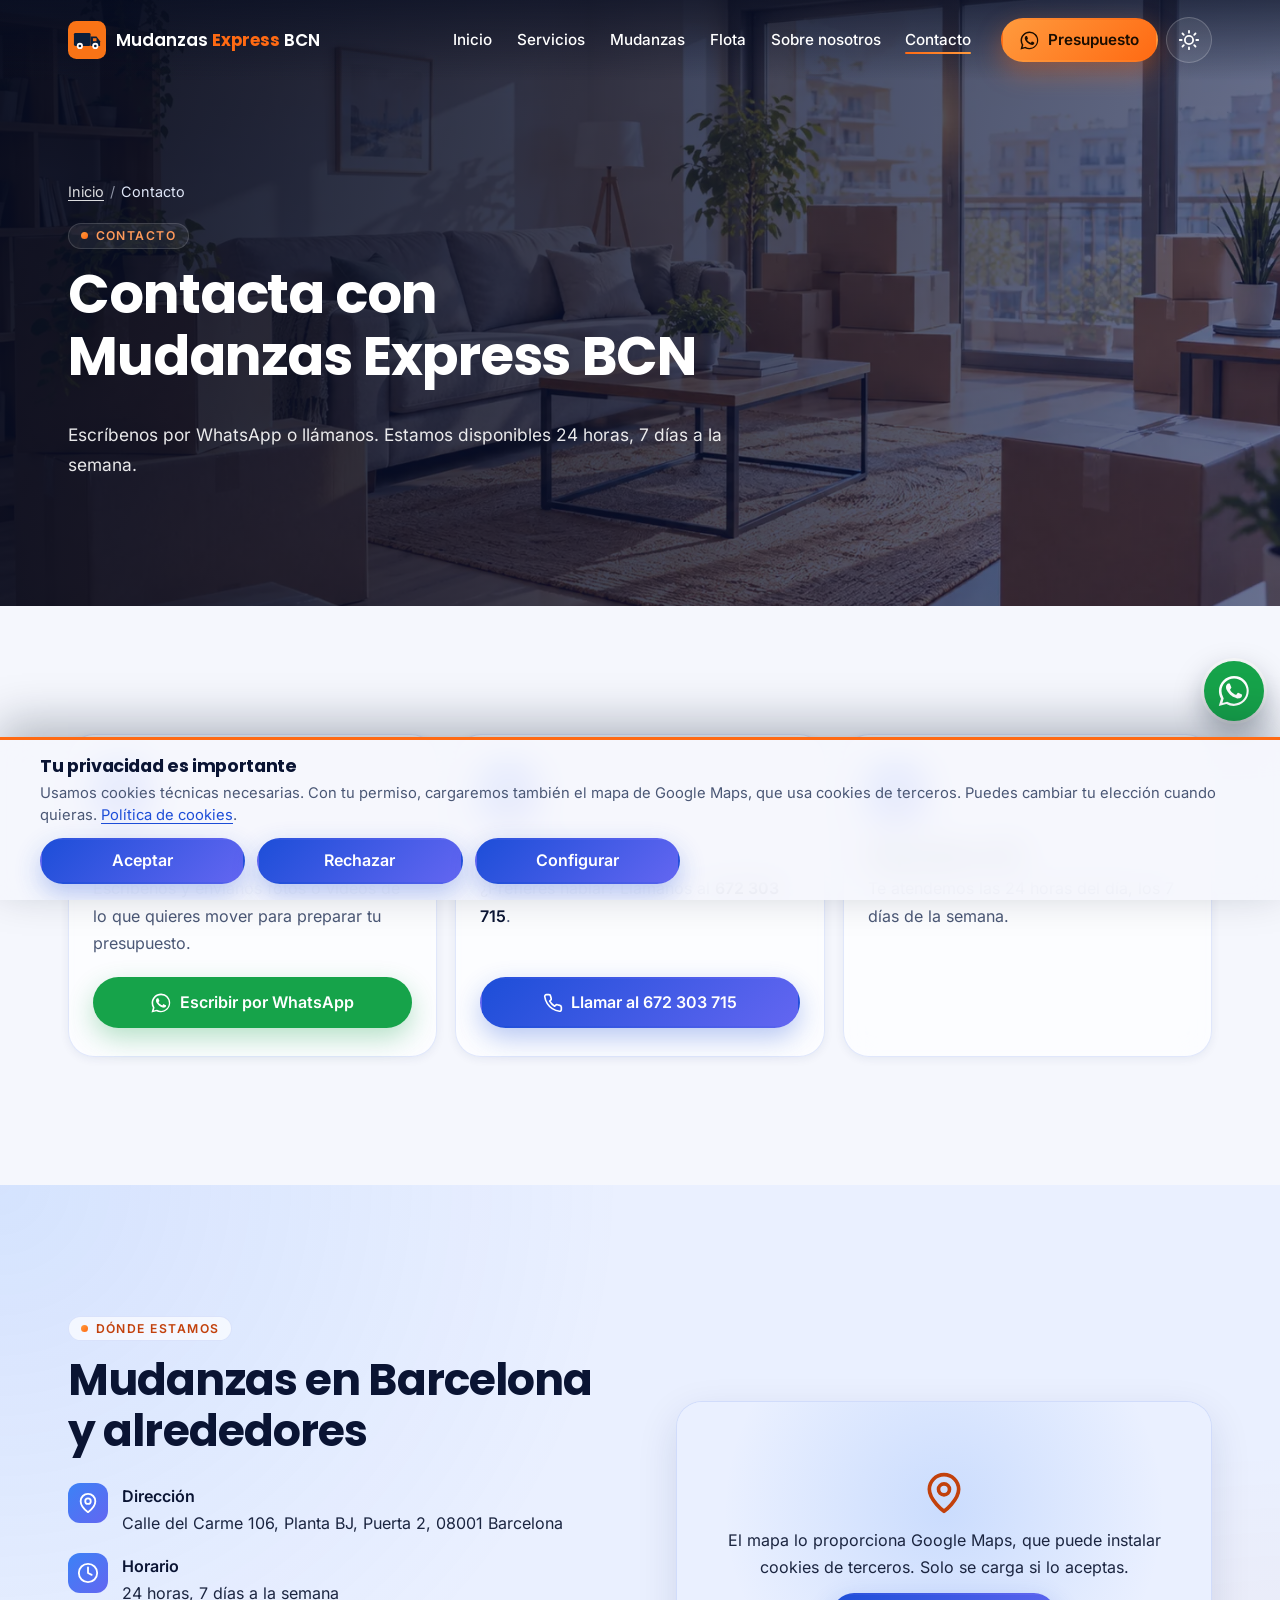
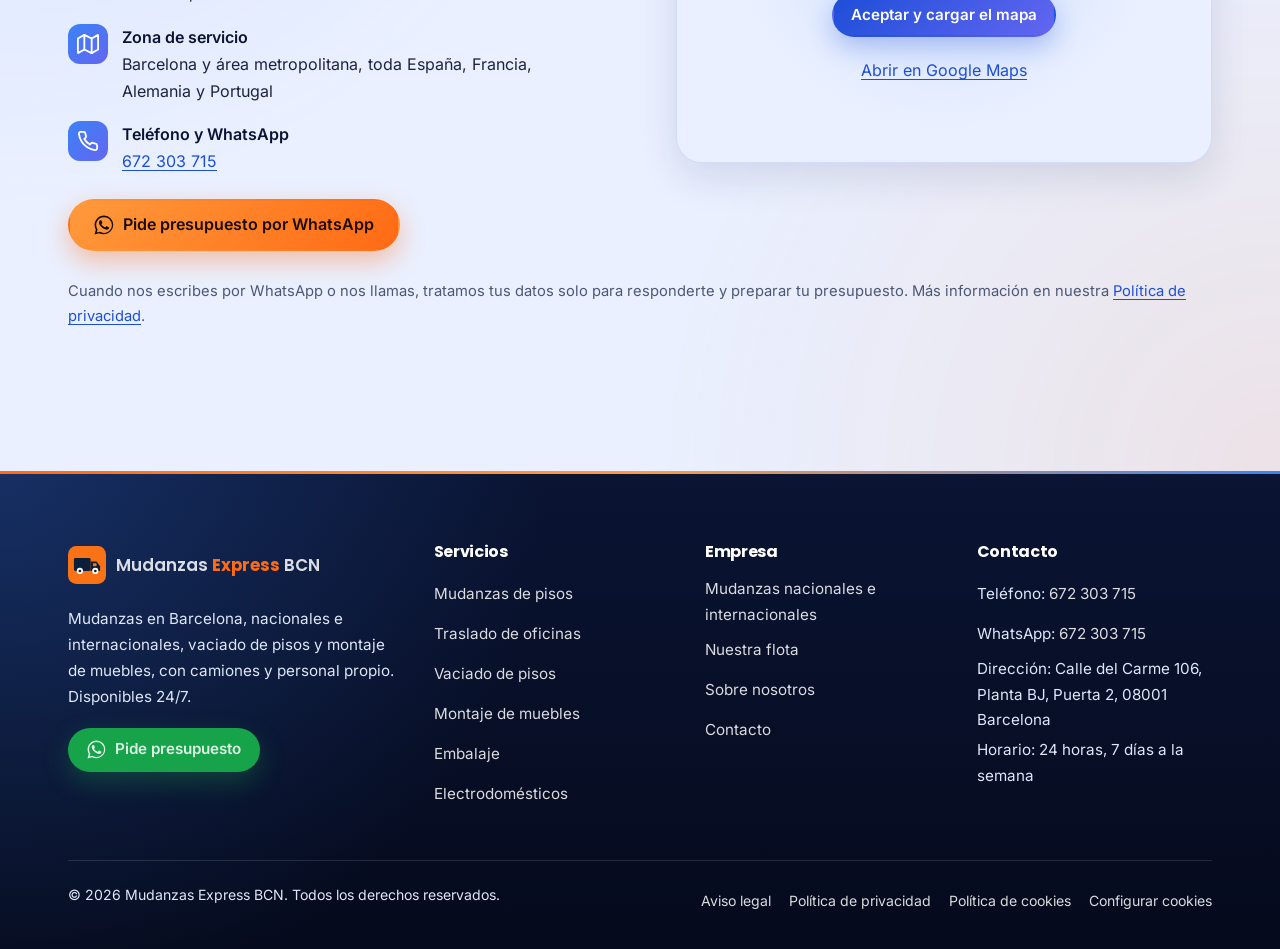
<file: WEB MUDANZAS/contacto.html>
<!DOCTYPE html>
<html lang="es">
<head>
<meta charset="utf-8">
<meta name="viewport" content="width=device-width, initial-scale=1">
<title>Contacto | Presupuesto de mudanzas en Barcelona por WhatsApp</title>
<meta name="description" content="Pide presupuesto de mudanza en Barcelona por WhatsApp o teléfono (672 303 715). Mudanzas nacionales, internacionales y vaciado de pisos. Disponibles 24/7.">
<meta name="robots" content="index, follow, max-image-preview:large">
<link rel="canonical" href="https://www.mudanzasexpressbcn.es/contacto.html">
<meta name="theme-color" content="#0a1433">
<meta property="og:type" content="website">
<meta property="og:site_name" content="Mudanzas Express BCN">
<meta property="og:locale" content="es_ES">
<meta property="og:title" content="Contacto | Presupuesto de mudanzas en Barcelona por WhatsApp">
<meta property="og:description" content="Pide presupuesto de mudanza en Barcelona por WhatsApp o teléfono (672 303 715). Mudanzas nacionales, internacionales y vaciado de pisos. Disponibles 24/7.">
<meta property="og:url" content="https://www.mudanzasexpressbcn.es/contacto.html">
<meta property="og:image" content="https://www.mudanzasexpressbcn.es/img/og-image.jpg">
<meta property="og:image:type" content="image/jpeg">
<meta property="og:image:width" content="1200">
<meta property="og:image:height" content="630">
<meta property="og:image:alt" content="Camión de Mudanzas Express BCN cargando una mudanza en Barcelona">
<meta name="twitter:card" content="summary_large_image">
<link rel="icon" href="favicon.ico" sizes="any">
<link rel="icon" href="favicon.svg" type="image/svg+xml">
<link rel="apple-touch-icon" href="img/apple-touch-icon.png">
<link rel="preload" href="fonts/inter-latin-400-normal.woff2" as="font" type="font/woff2" crossorigin>
<link rel="preload" href="fonts/poppins-latin-700-normal.woff2" as="font" type="font/woff2" crossorigin>
<link rel="stylesheet" href="css/styles.css">
<script>(function(d){d.className+=' js'+('CSSViewTransitionRule' in window?'':' no-vt');var t;try{t=localStorage.getItem('mebcn_theme')}catch(e){}d.setAttribute('data-theme',t==='dark'||t==='light'?t:(matchMedia('(prefers-color-scheme: dark)').matches?'dark':'light'));try{var r=document.referrer&&new URL(document.referrer).origin===location.origin;if(!r&&!matchMedia('(prefers-reduced-motion: reduce)').matches)d.className+=' show-loader'}catch(e){}})(document.documentElement)</script>
<script type="application/ld+json">{"@context":"https://schema.org","@type":"MovingCompany","@id":"https://www.mudanzasexpressbcn.es/#empresa","name":"Mudanzas Express BCN","url":"https://www.mudanzasexpressbcn.es/","logo":"https://www.mudanzasexpressbcn.es/img/icon-512.png","image":["https://www.mudanzasexpressbcn.es/img/og-image.jpg","https://www.mudanzasexpressbcn.es/img/camion1.webp","https://www.mudanzasexpressbcn.es/img/empresa.webp"],"description":"Empresa de mudanzas en Barcelona con camiones y personal propio, disponible 24 horas, 7 días a la semana: mudanzas de pisos y oficinas, mudanzas nacionales e internacionales (Francia, Alemania y Portugal), vaciado de pisos, montaje de muebles y embalaje.","telephone":"+34 672 303 715","openingHoursSpecification":{"@type":"OpeningHoursSpecification","dayOfWeek":["Monday","Tuesday","Wednesday","Thursday","Friday","Saturday","Sunday"],"opens":"00:00","closes":"23:59"},"address":{"@type":"PostalAddress","streetAddress":"Calle del Carme 106, Planta BJ, Puerta 2","postalCode":"08001","addressLocality":"Barcelona","addressRegion":"Cataluña","addressCountry":"ES"},"areaServed":[{"@type":"City","name":"Barcelona"},{"@type":"Country","name":"España"},{"@type":"Country","name":"Francia"},{"@type":"Country","name":"Alemania"},{"@type":"Country","name":"Portugal"}],"contactPoint":{"@type":"ContactPoint","telephone":"+34 672 303 715","contactType":"customer service","availableLanguage":["es"],"hoursAvailable":{"@type":"OpeningHoursSpecification","dayOfWeek":["Monday","Tuesday","Wednesday","Thursday","Friday","Saturday","Sunday"],"opens":"00:00","closes":"23:59"}},"hasOfferCatalog":{"@type":"OfferCatalog","name":"Servicios de mudanza","itemListElement":[{"@type":"Offer","itemOffered":{"@type":"Service","name":"Mudanzas de pisos en Barcelona"}},{"@type":"Offer","itemOffered":{"@type":"Service","name":"Traslado de oficinas"}},{"@type":"Offer","itemOffered":{"@type":"Service","name":"Vaciado de pisos en Barcelona"}},{"@type":"Offer","itemOffered":{"@type":"Service","name":"Montaje y desmontaje de muebles"}},{"@type":"Offer","itemOffered":{"@type":"Service","name":"Embalaje profesional"}},{"@type":"Offer","itemOffered":{"@type":"Service","name":"Transporte de electrodomésticos"}},{"@type":"Offer","itemOffered":{"@type":"Service","name":"Mudanzas nacionales"}},{"@type":"Offer","itemOffered":{"@type":"Service","name":"Mudanzas internacionales"}}]}}</script><script src="js/main.js" defer></script><script src="js/cookies.js" defer></script>
</head>
<body>
<div class="loader" aria-hidden="true"><div class="loader__inner"><svg viewBox="0 0 32 32" aria-hidden="true" focusable="false"><rect width="32" height="32" rx="7" fill="#f97316"/><rect x="5" y="10" width="14" height="11" rx="1.2" fill="#0b1f3a"/><path d="M19 13h5l3 4v4h-8z" fill="#0b1f3a"/><path d="M21 14.5h3v2.5h-3z" fill="#f97316"/><circle cx="10" cy="21" r="2.6" fill="#fff"/><circle cx="10" cy="21" r="1.1" fill="#0b1f3a"/><circle cx="23" cy="21" r="2.6" fill="#fff"/><circle cx="23" cy="21" r="1.1" fill="#0b1f3a"/></svg><div class="loader__name"><span>Mudanzas <strong>Express</strong> BCN</span></div><div class="loader__bar"></div></div></div>
<div class="progress" aria-hidden="true"></div>
<a class="skip-link" href="#main">Saltar al contenido</a>
<header class="site-header">
  <div class="container header-inner">
    <a class="brand" href="index.html" aria-label="Mudanzas Express BCN, ir al inicio"><svg viewBox="0 0 32 32" aria-hidden="true" focusable="false"><rect width="32" height="32" rx="7" fill="#f97316"/><rect x="5" y="10" width="14" height="11" rx="1.2" fill="#0b1f3a"/><path d="M19 13h5l3 4v4h-8z" fill="#0b1f3a"/><path d="M21 14.5h3v2.5h-3z" fill="#f97316"/><circle cx="10" cy="21" r="2.6" fill="#fff"/><circle cx="10" cy="21" r="1.1" fill="#0b1f3a"/><circle cx="23" cy="21" r="2.6" fill="#fff"/><circle cx="23" cy="21" r="1.1" fill="#0b1f3a"/></svg><span>Mudanzas <strong>Express</strong> BCN</span></a>
    <nav id="site-nav" class="site-nav" aria-label="Menú principal">
      <ul><li style="--i:0"><a href="index.html">Inicio</a></li><li style="--i:1"><a href="servicios.html">Servicios</a></li><li style="--i:2"><a href="mudanzas.html">Mudanzas</a></li><li style="--i:3"><a href="flota.html">Flota</a></li><li style="--i:4"><a href="sobre-nosotros.html">Sobre nosotros</a></li><li style="--i:5"><a href="contacto.html" aria-current="page">Contacto</a></li></ul>
      <a style="--i:6" class="btn btn--accent btn--sm" href="https://wa.me/34672303715?text=Hola%2C%20quiero%20pedir%20un%20presupuesto%20de%20mudanza" target="_blank" rel="noopener"><svg viewBox="0 0 24 24" fill="currentColor" aria-hidden="true" focusable="false"><path d="M17.47 14.38c-.3-.15-1.76-.87-2.03-.97-.27-.1-.47-.15-.67.15-.2.3-.77.97-.94 1.17-.17.2-.35.22-.65.07-.3-.15-1.26-.46-2.4-1.48-.89-.79-1.49-1.77-1.66-2.07-.17-.3-.02-.46.13-.61.13-.13.3-.35.45-.52.15-.17.2-.3.3-.5.1-.2.05-.37-.02-.52-.08-.15-.67-1.62-.92-2.22-.24-.58-.49-.5-.67-.51h-.57c-.2 0-.52.07-.8.37-.27.3-1.04 1.02-1.04 2.48 0 1.46 1.07 2.88 1.21 3.07.15.2 2.1 3.2 5.08 4.49.71.31 1.26.49 1.7.63.71.23 1.36.2 1.87.12.57-.09 1.76-.72 2.01-1.41.25-.7.25-1.29.17-1.41-.07-.12-.27-.2-.57-.35zM12.05 21.5h-.01a9.4 9.4 0 0 1-4.8-1.31l-.34-.2-3.57.93.95-3.48-.22-.36a9.4 9.4 0 0 1-1.44-5.02c0-5.2 4.23-9.43 9.44-9.43 2.52 0 4.89.98 6.67 2.77a9.37 9.37 0 0 1 2.76 6.67c0 5.2-4.24 9.43-9.44 9.43zm8.03-17.46A11.3 11.3 0 0 0 12.05.72C5.79.72.7 5.8.7 12.06c0 2 .52 3.95 1.52 5.67L.6 23.28l5.68-1.49a11.3 11.3 0 0 0 5.42 1.38h.01c6.25 0 11.34-5.09 11.34-11.34 0-3.03-1.18-5.88-3.32-8.02z"/></svg>Presupuesto<span class="visually-hidden"> (se abre en una nueva pestaña)</span></a>
    </nav>
    <button class="icon-btn theme-toggle" type="button" aria-pressed="false" aria-label="Modo oscuro"><svg viewBox="0 0 24 24" fill="none" stroke="currentColor" stroke-width="2" stroke-linecap="round" stroke-linejoin="round" aria-hidden="true" focusable="false" class="icon-sun"><circle cx="12" cy="12" r="4.5"/><path d="M12 2v2M12 20v2M4.9 4.9l1.4 1.4M17.7 17.7l1.4 1.4M2 12h2M20 12h2M4.9 19.1l1.4-1.4M17.7 6.3l1.4-1.4"/></svg><svg viewBox="0 0 24 24" fill="none" stroke="currentColor" stroke-width="2" stroke-linecap="round" stroke-linejoin="round" aria-hidden="true" focusable="false" class="icon-moon"><path d="M21 12.8A9 9 0 1 1 11.2 3a7 7 0 0 0 9.8 9.8z"/></svg></button>
    <button class="icon-btn nav-toggle" type="button" aria-expanded="false" aria-controls="site-nav" aria-label="Abrir menú">
      <span class="nav-toggle__bar"></span><span class="nav-toggle__bar"></span><span class="nav-toggle__bar"></span>
    </button>
  </div>
</header>
<main id="main">
<section class="page-hero page-hero--photo">
  <img class="page-hero__media" src="img/contacto-800.webp" srcset="img/contacto-800.webp 800w, img/contacto.webp 1448w" sizes="100vw" width="1448" height="1086" alt="" fetchpriority="high" decoding="async">
  <div class="container">
    <nav class="breadcrumb" aria-label="Ruta de navegación"><ol><li><a href="index.html">Inicio</a></li><li aria-current="page">Contacto</li></ol></nav>
    <span class="eyebrow">Contacto</span>
    <h1><span class="word" style="--w:0">Contacta</span> <span class="word" style="--w:1">con</span> <span class="word" style="--w:2">Mudanzas</span> <span class="word" style="--w:3">Express</span> <span class="word" style="--w:4">BCN</span></h1>
    <p>Escríbenos por WhatsApp o llámanos. Estamos disponibles 24 horas, 7 días a la semana.</p>
  </div>
</section>
<section class="section" aria-labelledby="canales-titulo">
  <div class="container">
    <h2 id="canales-titulo" class="visually-hidden">Formas de contacto</h2>
    <div class="contact-cards">
      <div class="contact-card reveal reveal--scale">
        <div class="icon-badge"><svg viewBox="0 0 24 24" fill="currentColor" aria-hidden="true" focusable="false"><path d="M17.47 14.38c-.3-.15-1.76-.87-2.03-.97-.27-.1-.47-.15-.67.15-.2.3-.77.97-.94 1.17-.17.2-.35.22-.65.07-.3-.15-1.26-.46-2.4-1.48-.89-.79-1.49-1.77-1.66-2.07-.17-.3-.02-.46.13-.61.13-.13.3-.35.45-.52.15-.17.2-.3.3-.5.1-.2.05-.37-.02-.52-.08-.15-.67-1.62-.92-2.22-.24-.58-.49-.5-.67-.51h-.57c-.2 0-.52.07-.8.37-.27.3-1.04 1.02-1.04 2.48 0 1.46 1.07 2.88 1.21 3.07.15.2 2.1 3.2 5.08 4.49.71.31 1.26.49 1.7.63.71.23 1.36.2 1.87.12.57-.09 1.76-.72 2.01-1.41.25-.7.25-1.29.17-1.41-.07-.12-.27-.2-.57-.35zM12.05 21.5h-.01a9.4 9.4 0 0 1-4.8-1.31l-.34-.2-3.57.93.95-3.48-.22-.36a9.4 9.4 0 0 1-1.44-5.02c0-5.2 4.23-9.43 9.44-9.43 2.52 0 4.89.98 6.67 2.77a9.37 9.37 0 0 1 2.76 6.67c0 5.2-4.24 9.43-9.44 9.43zm8.03-17.46A11.3 11.3 0 0 0 12.05.72C5.79.72.7 5.8.7 12.06c0 2 .52 3.95 1.52 5.67L.6 23.28l5.68-1.49a11.3 11.3 0 0 0 5.42 1.38h.01c6.25 0 11.34-5.09 11.34-11.34 0-3.03-1.18-5.88-3.32-8.02z"/></svg></div>
        <h2>WhatsApp</h2>
        <p>Escríbenos y envíanos fotos o vídeos de lo que quieres mover para preparar tu presupuesto.</p>
        <a class="btn btn--wa btn--block" href="https://wa.me/34672303715?text=Hola%2C%20quiero%20pedir%20un%20presupuesto%20de%20mudanza" target="_blank" rel="noopener"><svg viewBox="0 0 24 24" fill="currentColor" aria-hidden="true" focusable="false"><path d="M17.47 14.38c-.3-.15-1.76-.87-2.03-.97-.27-.1-.47-.15-.67.15-.2.3-.77.97-.94 1.17-.17.2-.35.22-.65.07-.3-.15-1.26-.46-2.4-1.48-.89-.79-1.49-1.77-1.66-2.07-.17-.3-.02-.46.13-.61.13-.13.3-.35.45-.52.15-.17.2-.3.3-.5.1-.2.05-.37-.02-.52-.08-.15-.67-1.62-.92-2.22-.24-.58-.49-.5-.67-.51h-.57c-.2 0-.52.07-.8.37-.27.3-1.04 1.02-1.04 2.48 0 1.46 1.07 2.88 1.21 3.07.15.2 2.1 3.2 5.08 4.49.71.31 1.26.49 1.7.63.71.23 1.36.2 1.87.12.57-.09 1.76-.72 2.01-1.41.25-.7.25-1.29.17-1.41-.07-.12-.27-.2-.57-.35zM12.05 21.5h-.01a9.4 9.4 0 0 1-4.8-1.31l-.34-.2-3.57.93.95-3.48-.22-.36a9.4 9.4 0 0 1-1.44-5.02c0-5.2 4.23-9.43 9.44-9.43 2.52 0 4.89.98 6.67 2.77a9.37 9.37 0 0 1 2.76 6.67c0 5.2-4.24 9.43-9.44 9.43zm8.03-17.46A11.3 11.3 0 0 0 12.05.72C5.79.72.7 5.8.7 12.06c0 2 .52 3.95 1.52 5.67L.6 23.28l5.68-1.49a11.3 11.3 0 0 0 5.42 1.38h.01c6.25 0 11.34-5.09 11.34-11.34 0-3.03-1.18-5.88-3.32-8.02z"/></svg>Escribir por WhatsApp<span class="visually-hidden"> (se abre en una nueva pestaña)</span></a>
      </div>
      <div class="contact-card reveal reveal--scale" style="--delay:.08s">
        <div class="icon-badge"><svg viewBox="0 0 24 24" fill="none" stroke="currentColor" stroke-width="2" stroke-linecap="round" stroke-linejoin="round" aria-hidden="true" focusable="false"><path d="M22 16.9v3a2 2 0 0 1-2.2 2 19.8 19.8 0 0 1-8.6-3.1 19.5 19.5 0 0 1-6-6A19.8 19.8 0 0 1 2.1 4.2 2 2 0 0 1 4.1 2h3a2 2 0 0 1 2 1.7c.1.9.4 1.8.7 2.7a2 2 0 0 1-.5 2.1L8 9.8a16 16 0 0 0 6 6l1.3-1.3a2 2 0 0 1 2.1-.4c.9.3 1.8.6 2.7.7a2 2 0 0 1 1.7 2z"/></svg></div>
        <h2>Teléfono</h2>
        <p>¿Prefieres hablar? Llámanos al <strong>672 303 715</strong>.</p>
        <a class="btn btn--navy btn--block" href="tel:+34672303715"><svg viewBox="0 0 24 24" fill="none" stroke="currentColor" stroke-width="2" stroke-linecap="round" stroke-linejoin="round" aria-hidden="true" focusable="false"><path d="M22 16.9v3a2 2 0 0 1-2.2 2 19.8 19.8 0 0 1-8.6-3.1 19.5 19.5 0 0 1-6-6A19.8 19.8 0 0 1 2.1 4.2 2 2 0 0 1 4.1 2h3a2 2 0 0 1 2 1.7c.1.9.4 1.8.7 2.7a2 2 0 0 1-.5 2.1L8 9.8a16 16 0 0 0 6 6l1.3-1.3a2 2 0 0 1 2.1-.4c.9.3 1.8.6 2.7.7a2 2 0 0 1 1.7 2z"/></svg>Llamar al 672 303 715</a>
      </div>
      <div class="contact-card reveal reveal--scale" style="--delay:.16s">
        <div class="icon-badge"><svg viewBox="0 0 24 24" fill="none" stroke="currentColor" stroke-width="2" stroke-linecap="round" stroke-linejoin="round" aria-hidden="true" focusable="false"><circle cx="12" cy="12" r="10"/><path d="M12 6v6l4 2"/></svg></div>
        <h2>Disponibles 24/7</h2>
        <p>Te atendemos las 24 horas del día, los 7 días de la semana.</p>
      </div>
    </div>
  </div>
</section>
<section class="section section--alt" aria-labelledby="donde-titulo">
  <div class="container">
    <div class="split">
      <div class="split__body reveal reveal--left">
        <span class="eyebrow">Dónde estamos</span>
        <h2 id="donde-titulo">Mudanzas en Barcelona y alrededores</h2>
        <ul class="info-list">
          <li><svg viewBox="0 0 24 24" fill="none" stroke="currentColor" stroke-width="2" stroke-linecap="round" stroke-linejoin="round" aria-hidden="true" focusable="false"><path d="M20 10c0 6-8 12-8 12s-8-6-8-12a8 8 0 0 1 16 0z"/><circle cx="12" cy="10" r="3"/></svg><div><strong>Dirección</strong>Calle del Carme 106, Planta BJ, Puerta 2, 08001 Barcelona</div></li>
          <li><svg viewBox="0 0 24 24" fill="none" stroke="currentColor" stroke-width="2" stroke-linecap="round" stroke-linejoin="round" aria-hidden="true" focusable="false"><circle cx="12" cy="12" r="10"/><path d="M12 6v6l4 2"/></svg><div><strong>Horario</strong>24 horas, 7 días a la semana</div></li>
          <li><svg viewBox="0 0 24 24" fill="none" stroke="currentColor" stroke-width="2" stroke-linecap="round" stroke-linejoin="round" aria-hidden="true" focusable="false"><path d="m1 6 7-4 8 4 7-4v16l-7 4-8-4-7 4z"/><path d="M8 2v16M16 6v16"/></svg><div><strong>Zona de servicio</strong>Barcelona y área metropolitana, toda España, Francia, Alemania y Portugal</div></li>
          <li><svg viewBox="0 0 24 24" fill="none" stroke="currentColor" stroke-width="2" stroke-linecap="round" stroke-linejoin="round" aria-hidden="true" focusable="false"><path d="M22 16.9v3a2 2 0 0 1-2.2 2 19.8 19.8 0 0 1-8.6-3.1 19.5 19.5 0 0 1-6-6A19.8 19.8 0 0 1 2.1 4.2 2 2 0 0 1 4.1 2h3a2 2 0 0 1 2 1.7c.1.9.4 1.8.7 2.7a2 2 0 0 1-.5 2.1L8 9.8a16 16 0 0 0 6 6l1.3-1.3a2 2 0 0 1 2.1-.4c.9.3 1.8.6 2.7.7a2 2 0 0 1 1.7 2z"/></svg><div><strong>Teléfono y WhatsApp</strong><a href="tel:+34672303715">672 303 715</a></div></li>
        </ul>
        <div class="btn-row" style="margin-top:24px"><a class="btn btn--accent" href="https://wa.me/34672303715?text=Hola%2C%20quiero%20pedir%20un%20presupuesto%20de%20mudanza" target="_blank" rel="noopener"><svg viewBox="0 0 24 24" fill="currentColor" aria-hidden="true" focusable="false"><path d="M17.47 14.38c-.3-.15-1.76-.87-2.03-.97-.27-.1-.47-.15-.67.15-.2.3-.77.97-.94 1.17-.17.2-.35.22-.65.07-.3-.15-1.26-.46-2.4-1.48-.89-.79-1.49-1.77-1.66-2.07-.17-.3-.02-.46.13-.61.13-.13.3-.35.45-.52.15-.17.2-.3.3-.5.1-.2.05-.37-.02-.52-.08-.15-.67-1.62-.92-2.22-.24-.58-.49-.5-.67-.51h-.57c-.2 0-.52.07-.8.37-.27.3-1.04 1.02-1.04 2.48 0 1.46 1.07 2.88 1.21 3.07.15.2 2.1 3.2 5.08 4.49.71.31 1.26.49 1.7.63.71.23 1.36.2 1.87.12.57-.09 1.76-.72 2.01-1.41.25-.7.25-1.29.17-1.41-.07-.12-.27-.2-.57-.35zM12.05 21.5h-.01a9.4 9.4 0 0 1-4.8-1.31l-.34-.2-3.57.93.95-3.48-.22-.36a9.4 9.4 0 0 1-1.44-5.02c0-5.2 4.23-9.43 9.44-9.43 2.52 0 4.89.98 6.67 2.77a9.37 9.37 0 0 1 2.76 6.67c0 5.2-4.24 9.43-9.44 9.43zm8.03-17.46A11.3 11.3 0 0 0 12.05.72C5.79.72.7 5.8.7 12.06c0 2 .52 3.95 1.52 5.67L.6 23.28l5.68-1.49a11.3 11.3 0 0 0 5.42 1.38h.01c6.25 0 11.34-5.09 11.34-11.34 0-3.03-1.18-5.88-3.32-8.02z"/></svg>Pide presupuesto por WhatsApp<span class="visually-hidden"> (se abre en una nueva pestaña)</span></a></div>
      </div>
      <div class="reveal" style="--delay:.1s">
        <div class="map" data-map-src="https://www.google.com/maps?q=Calle%20del%20Carme%20106%2C%2008001%20Barcelona&amp;output=embed" data-map-title="Mapa de Google Maps con la ubicación de Mudanzas Express BCN en Barcelona">
          <div class="map__placeholder">
            <svg viewBox="0 0 24 24" fill="none" stroke="currentColor" stroke-width="2" stroke-linecap="round" stroke-linejoin="round" aria-hidden="true" focusable="false"><path d="M20 10c0 6-8 12-8 12s-8-6-8-12a8 8 0 0 1 16 0z"/><circle cx="12" cy="10" r="3"/></svg>
            <p>El mapa lo proporciona Google Maps, que puede instalar cookies de terceros. Solo se carga si lo aceptas.</p>
            <button type="button" class="btn btn--navy btn--sm" data-map-accept>Aceptar y cargar el mapa</button>
            <a href="https://www.google.com/maps/search/?api=1&amp;query=Calle%20del%20Carme%20106%2C%2008001%20Barcelona" target="_blank" rel="noopener">Abrir en Google Maps<span class="visually-hidden"> (se abre en una nueva pestaña)</span></a>
          </div>
        </div>
      </div>
    </div>
    <p class="reveal" style="margin-top:28px;font-size:.92rem;color:var(--muted)">Cuando nos escribes por WhatsApp o nos llamas, tratamos tus datos solo para responderte y preparar tu presupuesto. Más información en nuestra <a href="privacidad.html">Política de privacidad</a>.</p>
  </div>
</section>
</main>
<footer class="site-footer">
  <div class="container">
    <div class="footer-grid">
      <div class="footer-brand">
        <a class="brand" href="index.html" aria-label="Mudanzas Express BCN, ir al inicio"><svg viewBox="0 0 32 32" aria-hidden="true" focusable="false"><rect width="32" height="32" rx="7" fill="#f97316"/><rect x="5" y="10" width="14" height="11" rx="1.2" fill="#0b1f3a"/><path d="M19 13h5l3 4v4h-8z" fill="#0b1f3a"/><path d="M21 14.5h3v2.5h-3z" fill="#f97316"/><circle cx="10" cy="21" r="2.6" fill="#fff"/><circle cx="10" cy="21" r="1.1" fill="#0b1f3a"/><circle cx="23" cy="21" r="2.6" fill="#fff"/><circle cx="23" cy="21" r="1.1" fill="#0b1f3a"/></svg><span>Mudanzas <strong>Express</strong> BCN</span></a>
        <p>Mudanzas en Barcelona, nacionales e internacionales, vaciado de pisos y montaje de muebles, con camiones y personal propio. Disponibles 24/7.</p>
        <a class="btn btn--wa btn--sm" href="https://wa.me/34672303715?text=Hola%2C%20quiero%20pedir%20un%20presupuesto%20de%20mudanza" target="_blank" rel="noopener"><svg viewBox="0 0 24 24" fill="currentColor" aria-hidden="true" focusable="false"><path d="M17.47 14.38c-.3-.15-1.76-.87-2.03-.97-.27-.1-.47-.15-.67.15-.2.3-.77.97-.94 1.17-.17.2-.35.22-.65.07-.3-.15-1.26-.46-2.4-1.48-.89-.79-1.49-1.77-1.66-2.07-.17-.3-.02-.46.13-.61.13-.13.3-.35.45-.52.15-.17.2-.3.3-.5.1-.2.05-.37-.02-.52-.08-.15-.67-1.62-.92-2.22-.24-.58-.49-.5-.67-.51h-.57c-.2 0-.52.07-.8.37-.27.3-1.04 1.02-1.04 2.48 0 1.46 1.07 2.88 1.21 3.07.15.2 2.1 3.2 5.08 4.49.71.31 1.26.49 1.7.63.71.23 1.36.2 1.87.12.57-.09 1.76-.72 2.01-1.41.25-.7.25-1.29.17-1.41-.07-.12-.27-.2-.57-.35zM12.05 21.5h-.01a9.4 9.4 0 0 1-4.8-1.31l-.34-.2-3.57.93.95-3.48-.22-.36a9.4 9.4 0 0 1-1.44-5.02c0-5.2 4.23-9.43 9.44-9.43 2.52 0 4.89.98 6.67 2.77a9.37 9.37 0 0 1 2.76 6.67c0 5.2-4.24 9.43-9.44 9.43zm8.03-17.46A11.3 11.3 0 0 0 12.05.72C5.79.72.7 5.8.7 12.06c0 2 .52 3.95 1.52 5.67L.6 23.28l5.68-1.49a11.3 11.3 0 0 0 5.42 1.38h.01c6.25 0 11.34-5.09 11.34-11.34 0-3.03-1.18-5.88-3.32-8.02z"/></svg>Pide presupuesto<span class="visually-hidden"> (se abre en una nueva pestaña)</span></a>
      </div>
      <div>
        <h2>Servicios</h2>
        <ul><li><a href="servicios.html#pisos">Mudanzas de pisos</a></li><li><a href="servicios.html#oficinas">Traslado de oficinas</a></li><li><a href="servicios.html#vaciado">Vaciado de pisos</a></li><li><a href="servicios.html#montaje">Montaje de muebles</a></li><li><a href="servicios.html#embalaje">Embalaje</a></li><li><a href="servicios.html#electrodomesticos">Electrodomésticos</a></li></ul>
      </div>
      <div>
        <h2>Empresa</h2>
        <ul>
          <li><a href="mudanzas.html">Mudanzas nacionales e internacionales</a></li>
          <li><a href="flota.html">Nuestra flota</a></li>
          <li><a href="sobre-nosotros.html">Sobre nosotros</a></li>
          <li><a href="contacto.html">Contacto</a></li>
        </ul>
      </div>
      <div>
        <h2>Contacto</h2>
        <ul>
          <li>Teléfono: <a href="tel:+34672303715">672 303 715</a></li>
          <li>WhatsApp: <a href="https://wa.me/34672303715?text=Hola%2C%20quiero%20pedir%20un%20presupuesto%20de%20mudanza" target="_blank" rel="noopener">672 303 715<span class="visually-hidden"> (se abre en una nueva pestaña)</span></a></li>
          <li>Dirección: Calle del Carme 106, Planta BJ, Puerta 2, 08001 Barcelona</li>
          <li>Horario: 24 horas, 7 días a la semana</li>
        </ul>
      </div>
    </div>
    <div class="footer-bottom">
      <p>© <span id="year">2026</span> Mudanzas Express BCN. Todos los derechos reservados.</p>
      <ul>
        <li><a href="aviso-legal.html">Aviso legal</a></li>
        <li><a href="privacidad.html">Política de privacidad</a></li>
        <li><a href="cookies.html">Política de cookies</a></li>
        <li><button type="button" class="link-btn" data-cookie-settings>Configurar cookies</button></li>
      </ul>
    </div>
  </div>
</footer>
<a class="wa-float" href="https://wa.me/34672303715?text=Hola%2C%20quiero%20pedir%20un%20presupuesto%20de%20mudanza" target="_blank" rel="noopener" aria-label="Pedir presupuesto por WhatsApp (se abre en una nueva pestaña)"><svg viewBox="0 0 24 24" fill="currentColor" aria-hidden="true" focusable="false"><path d="M17.47 14.38c-.3-.15-1.76-.87-2.03-.97-.27-.1-.47-.15-.67.15-.2.3-.77.97-.94 1.17-.17.2-.35.22-.65.07-.3-.15-1.26-.46-2.4-1.48-.89-.79-1.49-1.77-1.66-2.07-.17-.3-.02-.46.13-.61.13-.13.3-.35.45-.52.15-.17.2-.3.3-.5.1-.2.05-.37-.02-.52-.08-.15-.67-1.62-.92-2.22-.24-.58-.49-.5-.67-.51h-.57c-.2 0-.52.07-.8.37-.27.3-1.04 1.02-1.04 2.48 0 1.46 1.07 2.88 1.21 3.07.15.2 2.1 3.2 5.08 4.49.71.31 1.26.49 1.7.63.71.23 1.36.2 1.87.12.57-.09 1.76-.72 2.01-1.41.25-.7.25-1.29.17-1.41-.07-.12-.27-.2-.57-.35zM12.05 21.5h-.01a9.4 9.4 0 0 1-4.8-1.31l-.34-.2-3.57.93.95-3.48-.22-.36a9.4 9.4 0 0 1-1.44-5.02c0-5.2 4.23-9.43 9.44-9.43 2.52 0 4.89.98 6.67 2.77a9.37 9.37 0 0 1 2.76 6.67c0 5.2-4.24 9.43-9.44 9.43zm8.03-17.46A11.3 11.3 0 0 0 12.05.72C5.79.72.7 5.8.7 12.06c0 2 .52 3.95 1.52 5.67L.6 23.28l5.68-1.49a11.3 11.3 0 0 0 5.42 1.38h.01c6.25 0 11.34-5.09 11.34-11.34 0-3.03-1.18-5.88-3.32-8.02z"/></svg></a>
<div class="wa-bubble"><a href="https://wa.me/34672303715?text=Hola%2C%20quiero%20pedir%20un%20presupuesto%20de%20mudanza" target="_blank" rel="noopener">¿Te ayudamos?<span class="visually-hidden"> (se abre en una nueva pestaña)</span></a><button type="button" aria-label="Cerrar mensaje"><svg viewBox="0 0 24 24" fill="none" stroke="currentColor" stroke-width="2" stroke-linecap="round" stroke-linejoin="round" aria-hidden="true" focusable="false"><path d="M18 6 6 18M6 6l12 12"/></svg></button></div>
<button type="button" class="back-to-top" aria-label="Volver arriba"><svg viewBox="0 0 24 24" fill="none" stroke="currentColor" stroke-width="2" stroke-linecap="round" stroke-linejoin="round" aria-hidden="true" focusable="false"><path d="m18 15-6-6-6 6"/></svg></button>
</body>
</html>
</file>
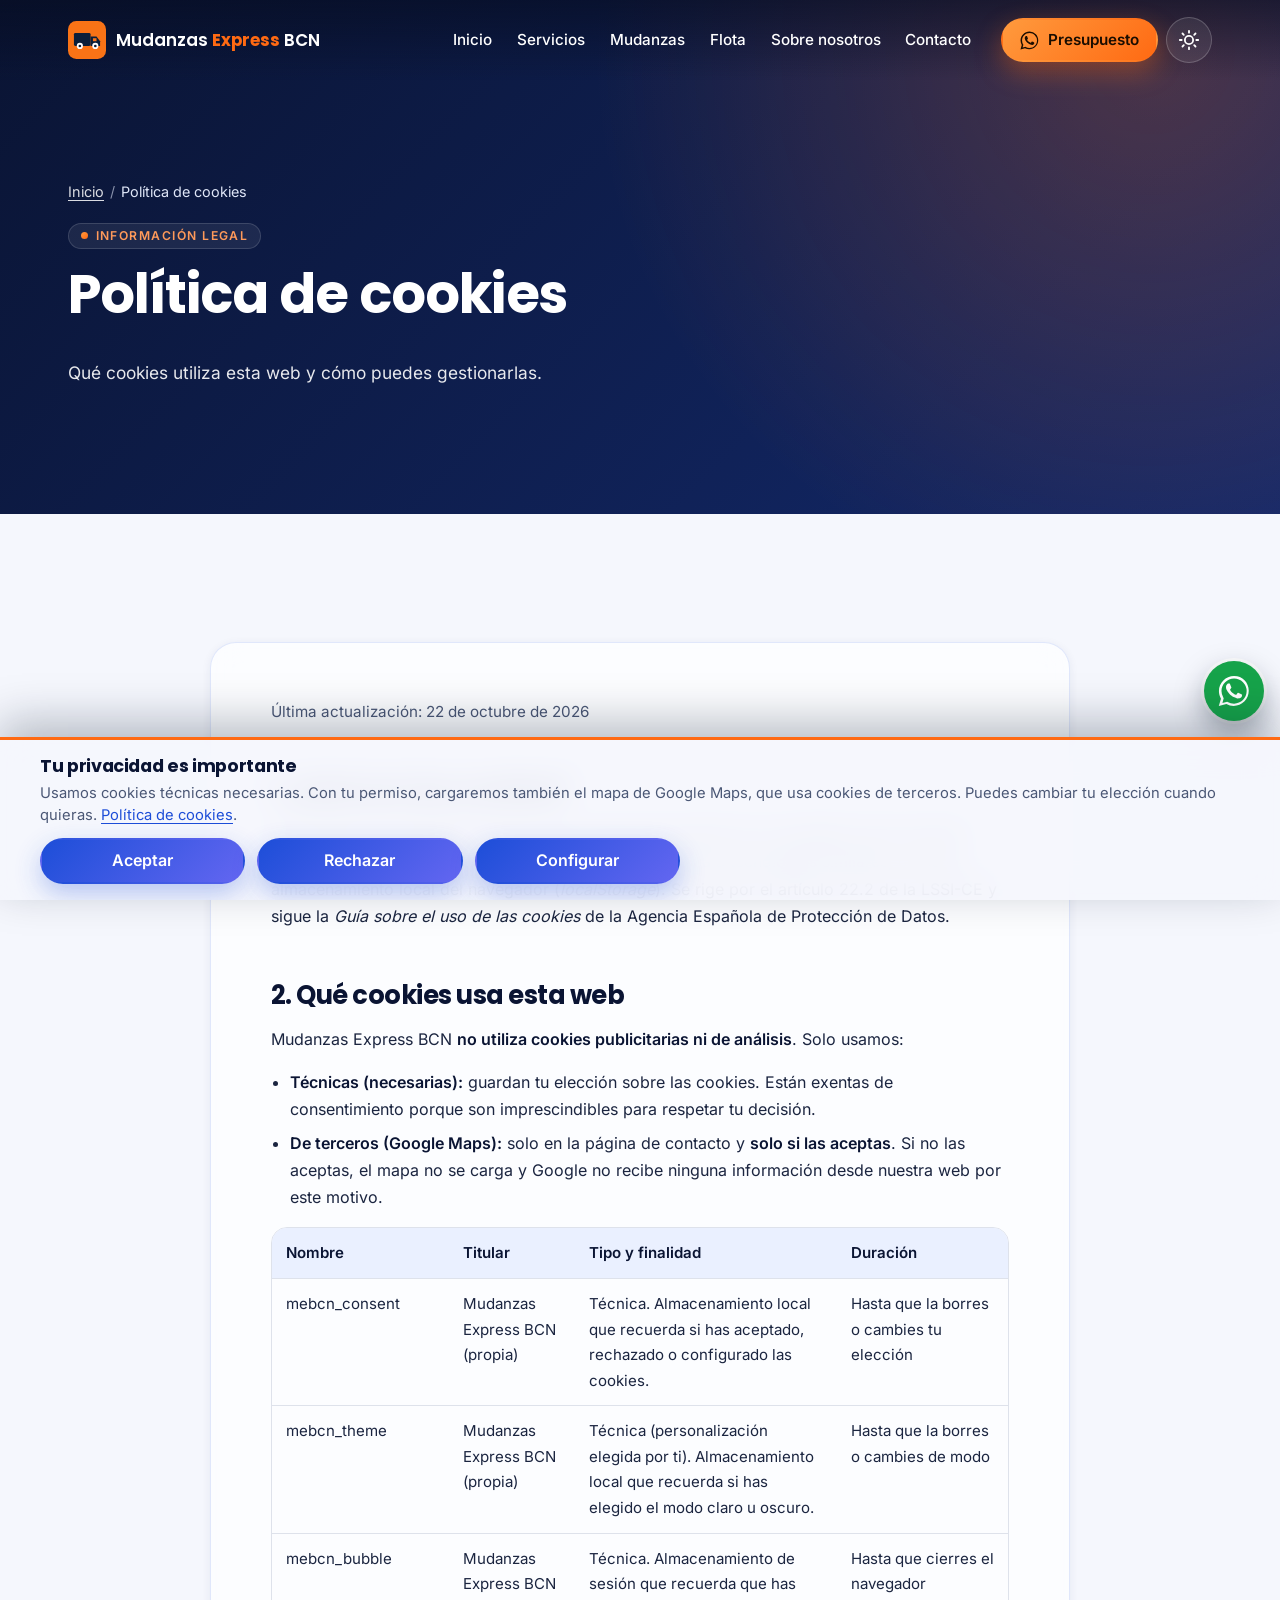
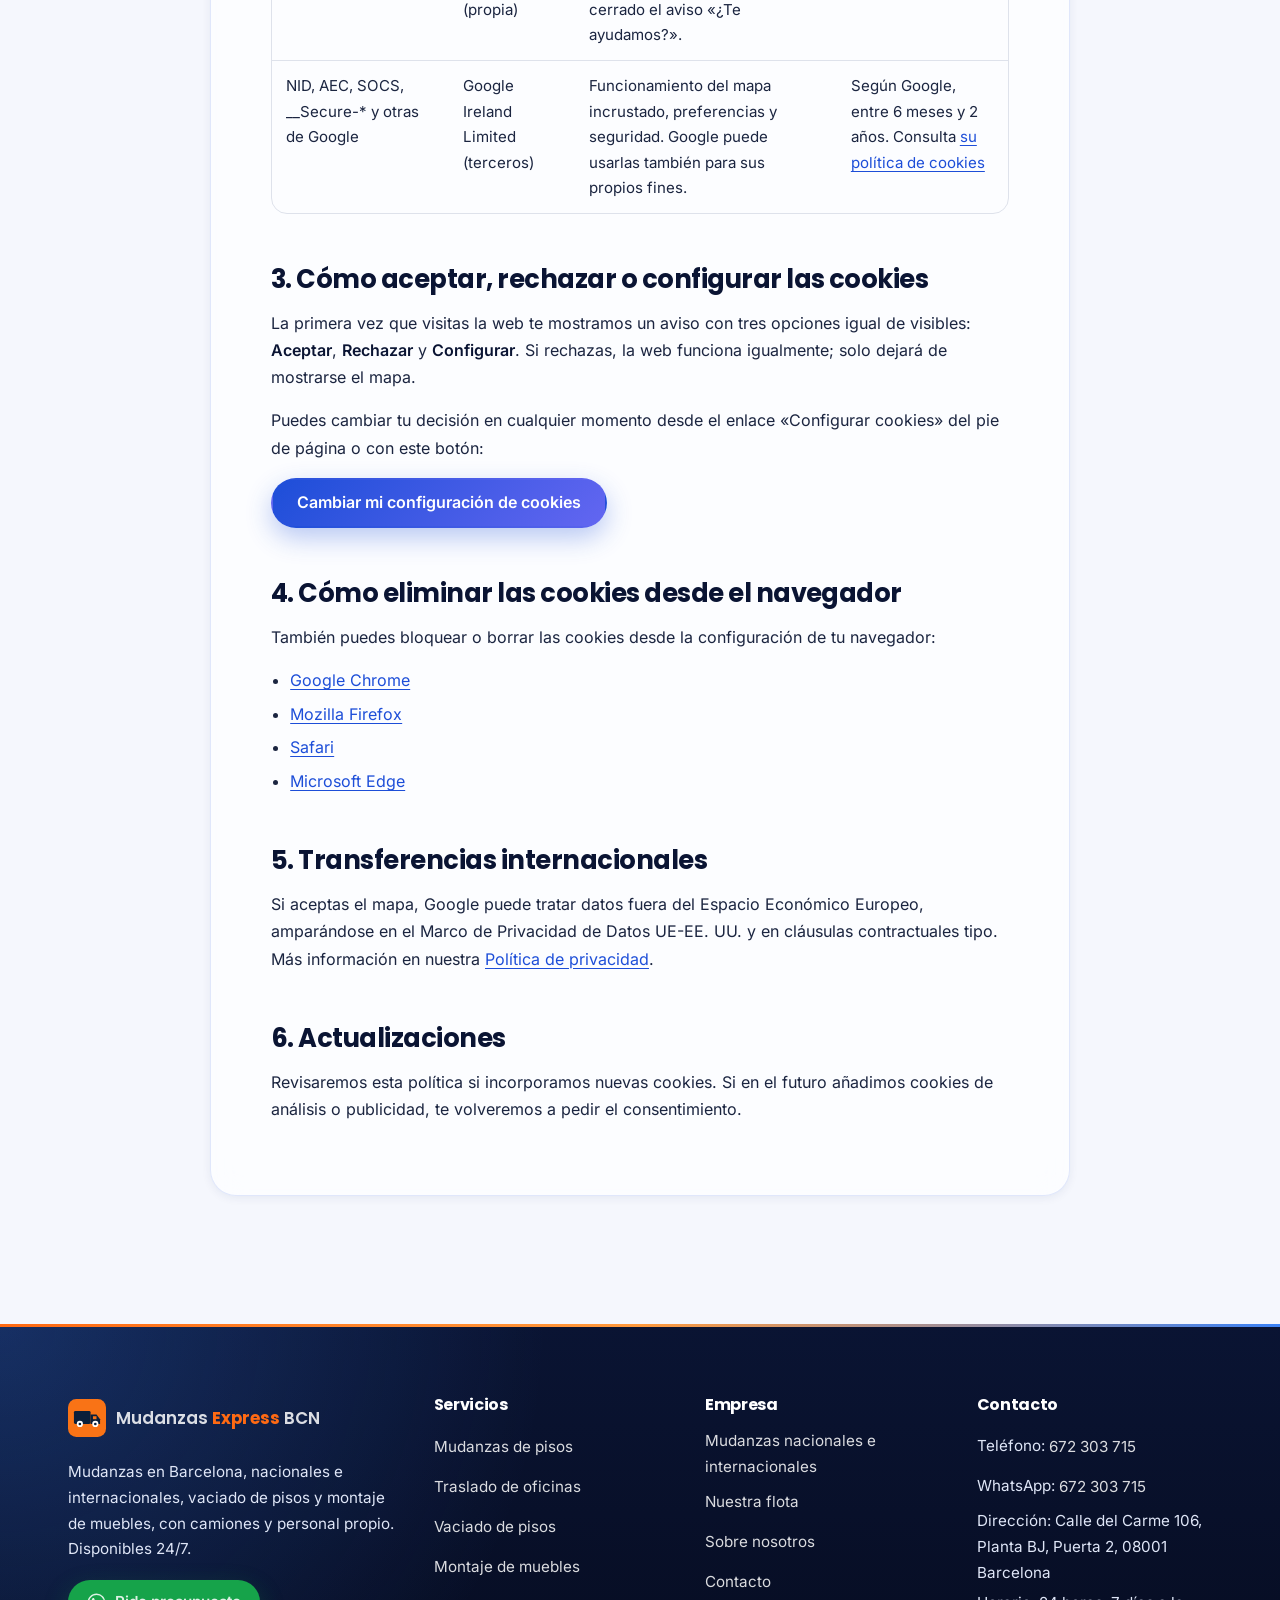
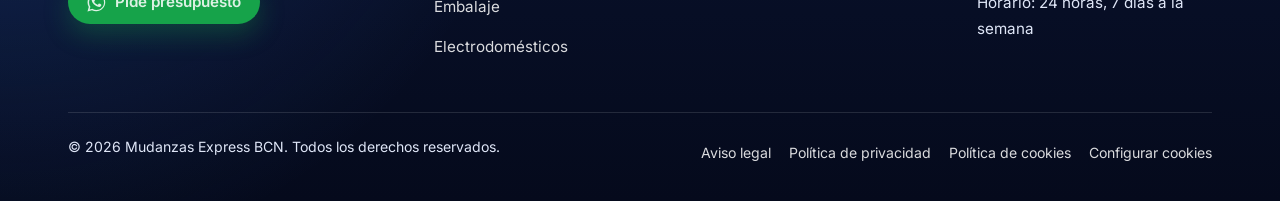
<file: WEB MUDANZAS/cookies.html>
<!DOCTYPE html>
<html lang="es">
<head>
<meta charset="utf-8">
<meta name="viewport" content="width=device-width, initial-scale=1">
<title>Política de cookies | Mudanzas Express BCN</title>
<meta name="description" content="Política de cookies de Mudanzas Express BCN según la guía de la AEPD: qué cookies usa esta web, para qué y cómo aceptarlas, rechazarlas o configurarlas.">
<meta name="robots" content="index, follow, max-image-preview:large">
<link rel="canonical" href="https://www.mudanzasexpressbcn.es/cookies.html">
<meta name="theme-color" content="#0a1433">
<meta property="og:type" content="website">
<meta property="og:site_name" content="Mudanzas Express BCN">
<meta property="og:locale" content="es_ES">
<meta property="og:title" content="Política de cookies | Mudanzas Express BCN">
<meta property="og:description" content="Política de cookies de Mudanzas Express BCN según la guía de la AEPD: qué cookies usa esta web, para qué y cómo aceptarlas, rechazarlas o configurarlas.">
<meta property="og:url" content="https://www.mudanzasexpressbcn.es/cookies.html">
<meta property="og:image" content="https://www.mudanzasexpressbcn.es/img/og-image.jpg">
<meta property="og:image:type" content="image/jpeg">
<meta property="og:image:width" content="1200">
<meta property="og:image:height" content="630">
<meta property="og:image:alt" content="Camión de Mudanzas Express BCN cargando una mudanza en Barcelona">
<meta name="twitter:card" content="summary_large_image">
<link rel="icon" href="favicon.ico" sizes="any">
<link rel="icon" href="favicon.svg" type="image/svg+xml">
<link rel="apple-touch-icon" href="img/apple-touch-icon.png">
<link rel="preload" href="fonts/inter-latin-400-normal.woff2" as="font" type="font/woff2" crossorigin>
<link rel="preload" href="fonts/poppins-latin-700-normal.woff2" as="font" type="font/woff2" crossorigin>
<link rel="stylesheet" href="css/styles.css">
<script>(function(d){d.className+=' js'+('CSSViewTransitionRule' in window?'':' no-vt');var t;try{t=localStorage.getItem('mebcn_theme')}catch(e){}d.setAttribute('data-theme',t==='dark'||t==='light'?t:(matchMedia('(prefers-color-scheme: dark)').matches?'dark':'light'));try{var r=document.referrer&&new URL(document.referrer).origin===location.origin;if(!r&&!matchMedia('(prefers-reduced-motion: reduce)').matches)d.className+=' show-loader'}catch(e){}})(document.documentElement)</script>
<script src="js/main.js" defer></script><script src="js/cookies.js" defer></script>
</head>
<body>
<div class="loader" aria-hidden="true"><div class="loader__inner"><svg viewBox="0 0 32 32" aria-hidden="true" focusable="false"><rect width="32" height="32" rx="7" fill="#f97316"/><rect x="5" y="10" width="14" height="11" rx="1.2" fill="#0b1f3a"/><path d="M19 13h5l3 4v4h-8z" fill="#0b1f3a"/><path d="M21 14.5h3v2.5h-3z" fill="#f97316"/><circle cx="10" cy="21" r="2.6" fill="#fff"/><circle cx="10" cy="21" r="1.1" fill="#0b1f3a"/><circle cx="23" cy="21" r="2.6" fill="#fff"/><circle cx="23" cy="21" r="1.1" fill="#0b1f3a"/></svg><div class="loader__name"><span>Mudanzas <strong>Express</strong> BCN</span></div><div class="loader__bar"></div></div></div>
<div class="progress" aria-hidden="true"></div>
<a class="skip-link" href="#main">Saltar al contenido</a>
<header class="site-header">
  <div class="container header-inner">
    <a class="brand" href="index.html" aria-label="Mudanzas Express BCN, ir al inicio"><svg viewBox="0 0 32 32" aria-hidden="true" focusable="false"><rect width="32" height="32" rx="7" fill="#f97316"/><rect x="5" y="10" width="14" height="11" rx="1.2" fill="#0b1f3a"/><path d="M19 13h5l3 4v4h-8z" fill="#0b1f3a"/><path d="M21 14.5h3v2.5h-3z" fill="#f97316"/><circle cx="10" cy="21" r="2.6" fill="#fff"/><circle cx="10" cy="21" r="1.1" fill="#0b1f3a"/><circle cx="23" cy="21" r="2.6" fill="#fff"/><circle cx="23" cy="21" r="1.1" fill="#0b1f3a"/></svg><span>Mudanzas <strong>Express</strong> BCN</span></a>
    <nav id="site-nav" class="site-nav" aria-label="Menú principal">
      <ul><li style="--i:0"><a href="index.html">Inicio</a></li><li style="--i:1"><a href="servicios.html">Servicios</a></li><li style="--i:2"><a href="mudanzas.html">Mudanzas</a></li><li style="--i:3"><a href="flota.html">Flota</a></li><li style="--i:4"><a href="sobre-nosotros.html">Sobre nosotros</a></li><li style="--i:5"><a href="contacto.html">Contacto</a></li></ul>
      <a style="--i:6" class="btn btn--accent btn--sm" href="https://wa.me/34672303715?text=Hola%2C%20quiero%20pedir%20un%20presupuesto%20de%20mudanza" target="_blank" rel="noopener"><svg viewBox="0 0 24 24" fill="currentColor" aria-hidden="true" focusable="false"><path d="M17.47 14.38c-.3-.15-1.76-.87-2.03-.97-.27-.1-.47-.15-.67.15-.2.3-.77.97-.94 1.17-.17.2-.35.22-.65.07-.3-.15-1.26-.46-2.4-1.48-.89-.79-1.49-1.77-1.66-2.07-.17-.3-.02-.46.13-.61.13-.13.3-.35.45-.52.15-.17.2-.3.3-.5.1-.2.05-.37-.02-.52-.08-.15-.67-1.62-.92-2.22-.24-.58-.49-.5-.67-.51h-.57c-.2 0-.52.07-.8.37-.27.3-1.04 1.02-1.04 2.48 0 1.46 1.07 2.88 1.21 3.07.15.2 2.1 3.2 5.08 4.49.71.31 1.26.49 1.7.63.71.23 1.36.2 1.87.12.57-.09 1.76-.72 2.01-1.41.25-.7.25-1.29.17-1.41-.07-.12-.27-.2-.57-.35zM12.05 21.5h-.01a9.4 9.4 0 0 1-4.8-1.31l-.34-.2-3.57.93.95-3.48-.22-.36a9.4 9.4 0 0 1-1.44-5.02c0-5.2 4.23-9.43 9.44-9.43 2.52 0 4.89.98 6.67 2.77a9.37 9.37 0 0 1 2.76 6.67c0 5.2-4.24 9.43-9.44 9.43zm8.03-17.46A11.3 11.3 0 0 0 12.05.72C5.79.72.7 5.8.7 12.06c0 2 .52 3.95 1.52 5.67L.6 23.28l5.68-1.49a11.3 11.3 0 0 0 5.42 1.38h.01c6.25 0 11.34-5.09 11.34-11.34 0-3.03-1.18-5.88-3.32-8.02z"/></svg>Presupuesto<span class="visually-hidden"> (se abre en una nueva pestaña)</span></a>
    </nav>
    <button class="icon-btn theme-toggle" type="button" aria-pressed="false" aria-label="Modo oscuro"><svg viewBox="0 0 24 24" fill="none" stroke="currentColor" stroke-width="2" stroke-linecap="round" stroke-linejoin="round" aria-hidden="true" focusable="false" class="icon-sun"><circle cx="12" cy="12" r="4.5"/><path d="M12 2v2M12 20v2M4.9 4.9l1.4 1.4M17.7 17.7l1.4 1.4M2 12h2M20 12h2M4.9 19.1l1.4-1.4M17.7 6.3l1.4-1.4"/></svg><svg viewBox="0 0 24 24" fill="none" stroke="currentColor" stroke-width="2" stroke-linecap="round" stroke-linejoin="round" aria-hidden="true" focusable="false" class="icon-moon"><path d="M21 12.8A9 9 0 1 1 11.2 3a7 7 0 0 0 9.8 9.8z"/></svg></button>
    <button class="icon-btn nav-toggle" type="button" aria-expanded="false" aria-controls="site-nav" aria-label="Abrir menú">
      <span class="nav-toggle__bar"></span><span class="nav-toggle__bar"></span><span class="nav-toggle__bar"></span>
    </button>
  </div>
</header>
<main id="main">
<section class="page-hero">
  <div class="container">
    <nav class="breadcrumb" aria-label="Ruta de navegación"><ol><li><a href="index.html">Inicio</a></li><li aria-current="page">Política de cookies</li></ol></nav>
    <span class="eyebrow">Información legal</span>
    <h1><span class="word" style="--w:0">Política</span> <span class="word" style="--w:1">de</span> <span class="word" style="--w:2">cookies</span></h1>
    <p>Qué cookies utiliza esta web y cómo puedes gestionarlas.</p>
  </div>
</section>
<section class="section">
  <div class="container">
    <article class="legal legal-panel reveal reveal--fade">
      <p class="updated">Última actualización: 22 de octubre de 2026</p>
<h2>1. ¿Qué son las cookies?</h2>
<p>Las cookies son pequeños archivos que un sitio web guarda en tu navegador para recordar información sobre tu visita. Esta política también se aplica a tecnologías similares, como el almacenamiento local del navegador (<em>localStorage</em>). Se rige por el artículo 22.2 de la LSSI-CE y sigue la <em>Guía sobre el uso de las cookies</em> de la Agencia Española de Protección de Datos.</p>
<h2>2. Qué cookies usa esta web</h2>
<p>Mudanzas Express BCN <strong>no utiliza cookies publicitarias ni de análisis</strong>. Solo usamos:</p>
<ul>
  <li><strong>Técnicas (necesarias):</strong> guardan tu elección sobre las cookies. Están exentas de consentimiento porque son imprescindibles para respetar tu decisión.</li>
  <li><strong>De terceros (Google Maps):</strong> solo en la página de contacto y <strong>solo si las aceptas</strong>. Si no las aceptas, el mapa no se carga y Google no recibe ninguna información desde nuestra web por este motivo.</li>
</ul>
<div class="table-wrap"><table>
  <thead><tr><th scope="col">Nombre</th><th scope="col">Titular</th><th scope="col">Tipo y finalidad</th><th scope="col">Duración</th></tr></thead>
  <tbody>
    <tr><td>mebcn_consent</td><td>Mudanzas Express BCN (propia)</td><td>Técnica. Almacenamiento local que recuerda si has aceptado, rechazado o configurado las cookies.</td><td>Hasta que la borres o cambies tu elección</td></tr>
    <tr><td>mebcn_theme</td><td>Mudanzas Express BCN (propia)</td><td>Técnica (personalización elegida por ti). Almacenamiento local que recuerda si has elegido el modo claro u oscuro.</td><td>Hasta que la borres o cambies de modo</td></tr>
    <tr><td>mebcn_bubble</td><td>Mudanzas Express BCN (propia)</td><td>Técnica. Almacenamiento de sesión que recuerda que has cerrado el aviso «¿Te ayudamos?».</td><td>Hasta que cierres el navegador</td></tr>
    <tr><td>NID, AEC, SOCS, __Secure-* y otras de Google</td><td>Google Ireland Limited (terceros)</td><td>Funcionamiento del mapa incrustado, preferencias y seguridad. Google puede usarlas también para sus propios fines.</td><td>Según Google, entre 6 meses y 2 años. Consulta <a href="https://policies.google.com/technologies/cookies?hl=es" target="_blank" rel="noopener">su política de cookies<span class="visually-hidden"> (se abre en una nueva pestaña)</span></a></td></tr>
  </tbody>
</table></div>
<h2>3. Cómo aceptar, rechazar o configurar las cookies</h2>
<p>La primera vez que visitas la web te mostramos un aviso con tres opciones igual de visibles: <strong>Aceptar</strong>, <strong>Rechazar</strong> y <strong>Configurar</strong>. Si rechazas, la web funciona igualmente; solo dejará de mostrarse el mapa.</p>
<p>Puedes cambiar tu decisión en cualquier momento desde el enlace «Configurar cookies» del pie de página o con este botón:</p>
<p><button type="button" class="btn btn--navy" data-cookie-settings>Cambiar mi configuración de cookies</button></p>
<h2>4. Cómo eliminar las cookies desde el navegador</h2>
<p>También puedes bloquear o borrar las cookies desde la configuración de tu navegador:</p>
<ul>
  <li><a href="https://support.google.com/chrome/answer/95647?hl=es" target="_blank" rel="noopener">Google Chrome<span class="visually-hidden"> (se abre en una nueva pestaña)</span></a></li>
  <li><a href="https://support.mozilla.org/es/kb/Borrar%20cookies" target="_blank" rel="noopener">Mozilla Firefox<span class="visually-hidden"> (se abre en una nueva pestaña)</span></a></li>
  <li><a href="https://support.apple.com/es-es/guide/safari/sfri11471/mac" target="_blank" rel="noopener">Safari<span class="visually-hidden"> (se abre en una nueva pestaña)</span></a></li>
  <li><a href="https://support.microsoft.com/es-es/microsoft-edge/eliminar-las-cookies-en-microsoft-edge-63947406-40ac-c3b8-57b9-2a946a29ae09" target="_blank" rel="noopener">Microsoft Edge<span class="visually-hidden"> (se abre en una nueva pestaña)</span></a></li>
</ul>
<h2>5. Transferencias internacionales</h2>
<p>Si aceptas el mapa, Google puede tratar datos fuera del Espacio Económico Europeo, amparándose en el Marco de Privacidad de Datos UE-EE. UU. y en cláusulas contractuales tipo. Más información en nuestra <a href="privacidad.html">Política de privacidad</a>.</p>
<h2>6. Actualizaciones</h2>
<p>Revisaremos esta política si incorporamos nuevas cookies. Si en el futuro añadimos cookies de análisis o publicidad, te volveremos a pedir el consentimiento.</p>
    </article>
  </div>
</section>
</main>
<footer class="site-footer">
  <div class="container">
    <div class="footer-grid">
      <div class="footer-brand">
        <a class="brand" href="index.html" aria-label="Mudanzas Express BCN, ir al inicio"><svg viewBox="0 0 32 32" aria-hidden="true" focusable="false"><rect width="32" height="32" rx="7" fill="#f97316"/><rect x="5" y="10" width="14" height="11" rx="1.2" fill="#0b1f3a"/><path d="M19 13h5l3 4v4h-8z" fill="#0b1f3a"/><path d="M21 14.5h3v2.5h-3z" fill="#f97316"/><circle cx="10" cy="21" r="2.6" fill="#fff"/><circle cx="10" cy="21" r="1.1" fill="#0b1f3a"/><circle cx="23" cy="21" r="2.6" fill="#fff"/><circle cx="23" cy="21" r="1.1" fill="#0b1f3a"/></svg><span>Mudanzas <strong>Express</strong> BCN</span></a>
        <p>Mudanzas en Barcelona, nacionales e internacionales, vaciado de pisos y montaje de muebles, con camiones y personal propio. Disponibles 24/7.</p>
        <a class="btn btn--wa btn--sm" href="https://wa.me/34672303715?text=Hola%2C%20quiero%20pedir%20un%20presupuesto%20de%20mudanza" target="_blank" rel="noopener"><svg viewBox="0 0 24 24" fill="currentColor" aria-hidden="true" focusable="false"><path d="M17.47 14.38c-.3-.15-1.76-.87-2.03-.97-.27-.1-.47-.15-.67.15-.2.3-.77.97-.94 1.17-.17.2-.35.22-.65.07-.3-.15-1.26-.46-2.4-1.48-.89-.79-1.49-1.77-1.66-2.07-.17-.3-.02-.46.13-.61.13-.13.3-.35.45-.52.15-.17.2-.3.3-.5.1-.2.05-.37-.02-.52-.08-.15-.67-1.62-.92-2.22-.24-.58-.49-.5-.67-.51h-.57c-.2 0-.52.07-.8.37-.27.3-1.04 1.02-1.04 2.48 0 1.46 1.07 2.88 1.21 3.07.15.2 2.1 3.2 5.08 4.49.71.31 1.26.49 1.7.63.71.23 1.36.2 1.87.12.57-.09 1.76-.72 2.01-1.41.25-.7.25-1.29.17-1.41-.07-.12-.27-.2-.57-.35zM12.05 21.5h-.01a9.4 9.4 0 0 1-4.8-1.31l-.34-.2-3.57.93.95-3.48-.22-.36a9.4 9.4 0 0 1-1.44-5.02c0-5.2 4.23-9.43 9.44-9.43 2.52 0 4.89.98 6.67 2.77a9.37 9.37 0 0 1 2.76 6.67c0 5.2-4.24 9.43-9.44 9.43zm8.03-17.46A11.3 11.3 0 0 0 12.05.72C5.79.72.7 5.8.7 12.06c0 2 .52 3.95 1.52 5.67L.6 23.28l5.68-1.49a11.3 11.3 0 0 0 5.42 1.38h.01c6.25 0 11.34-5.09 11.34-11.34 0-3.03-1.18-5.88-3.32-8.02z"/></svg>Pide presupuesto<span class="visually-hidden"> (se abre en una nueva pestaña)</span></a>
      </div>
      <div>
        <h2>Servicios</h2>
        <ul><li><a href="servicios.html#pisos">Mudanzas de pisos</a></li><li><a href="servicios.html#oficinas">Traslado de oficinas</a></li><li><a href="servicios.html#vaciado">Vaciado de pisos</a></li><li><a href="servicios.html#montaje">Montaje de muebles</a></li><li><a href="servicios.html#embalaje">Embalaje</a></li><li><a href="servicios.html#electrodomesticos">Electrodomésticos</a></li></ul>
      </div>
      <div>
        <h2>Empresa</h2>
        <ul>
          <li><a href="mudanzas.html">Mudanzas nacionales e internacionales</a></li>
          <li><a href="flota.html">Nuestra flota</a></li>
          <li><a href="sobre-nosotros.html">Sobre nosotros</a></li>
          <li><a href="contacto.html">Contacto</a></li>
        </ul>
      </div>
      <div>
        <h2>Contacto</h2>
        <ul>
          <li>Teléfono: <a href="tel:+34672303715">672 303 715</a></li>
          <li>WhatsApp: <a href="https://wa.me/34672303715?text=Hola%2C%20quiero%20pedir%20un%20presupuesto%20de%20mudanza" target="_blank" rel="noopener">672 303 715<span class="visually-hidden"> (se abre en una nueva pestaña)</span></a></li>
          <li>Dirección: Calle del Carme 106, Planta BJ, Puerta 2, 08001 Barcelona</li>
          <li>Horario: 24 horas, 7 días a la semana</li>
        </ul>
      </div>
    </div>
    <div class="footer-bottom">
      <p>© <span id="year">2026</span> Mudanzas Express BCN. Todos los derechos reservados.</p>
      <ul>
        <li><a href="aviso-legal.html">Aviso legal</a></li>
        <li><a href="privacidad.html">Política de privacidad</a></li>
        <li><a href="cookies.html">Política de cookies</a></li>
        <li><button type="button" class="link-btn" data-cookie-settings>Configurar cookies</button></li>
      </ul>
    </div>
  </div>
</footer>
<a class="wa-float" href="https://wa.me/34672303715?text=Hola%2C%20quiero%20pedir%20un%20presupuesto%20de%20mudanza" target="_blank" rel="noopener" aria-label="Pedir presupuesto por WhatsApp (se abre en una nueva pestaña)"><svg viewBox="0 0 24 24" fill="currentColor" aria-hidden="true" focusable="false"><path d="M17.47 14.38c-.3-.15-1.76-.87-2.03-.97-.27-.1-.47-.15-.67.15-.2.3-.77.97-.94 1.17-.17.2-.35.22-.65.07-.3-.15-1.26-.46-2.4-1.48-.89-.79-1.49-1.77-1.66-2.07-.17-.3-.02-.46.13-.61.13-.13.3-.35.45-.52.15-.17.2-.3.3-.5.1-.2.05-.37-.02-.52-.08-.15-.67-1.62-.92-2.22-.24-.58-.49-.5-.67-.51h-.57c-.2 0-.52.07-.8.37-.27.3-1.04 1.02-1.04 2.48 0 1.46 1.07 2.88 1.21 3.07.15.2 2.1 3.2 5.08 4.49.71.31 1.26.49 1.7.63.71.23 1.36.2 1.87.12.57-.09 1.76-.72 2.01-1.41.25-.7.25-1.29.17-1.41-.07-.12-.27-.2-.57-.35zM12.05 21.5h-.01a9.4 9.4 0 0 1-4.8-1.31l-.34-.2-3.57.93.95-3.48-.22-.36a9.4 9.4 0 0 1-1.44-5.02c0-5.2 4.23-9.43 9.44-9.43 2.52 0 4.89.98 6.67 2.77a9.37 9.37 0 0 1 2.76 6.67c0 5.2-4.24 9.43-9.44 9.43zm8.03-17.46A11.3 11.3 0 0 0 12.05.72C5.79.72.7 5.8.7 12.06c0 2 .52 3.95 1.52 5.67L.6 23.28l5.68-1.49a11.3 11.3 0 0 0 5.42 1.38h.01c6.25 0 11.34-5.09 11.34-11.34 0-3.03-1.18-5.88-3.32-8.02z"/></svg></a>
<div class="wa-bubble"><a href="https://wa.me/34672303715?text=Hola%2C%20quiero%20pedir%20un%20presupuesto%20de%20mudanza" target="_blank" rel="noopener">¿Te ayudamos?<span class="visually-hidden"> (se abre en una nueva pestaña)</span></a><button type="button" aria-label="Cerrar mensaje"><svg viewBox="0 0 24 24" fill="none" stroke="currentColor" stroke-width="2" stroke-linecap="round" stroke-linejoin="round" aria-hidden="true" focusable="false"><path d="M18 6 6 18M6 6l12 12"/></svg></button></div>
<button type="button" class="back-to-top" aria-label="Volver arriba"><svg viewBox="0 0 24 24" fill="none" stroke="currentColor" stroke-width="2" stroke-linecap="round" stroke-linejoin="round" aria-hidden="true" focusable="false"><path d="m18 15-6-6-6 6"/></svg></button>
</body>
</html>
</file>
<file: css/styles.css>
/* ==========================================================================
   Mudanzas Express BCN — estilos (mobile-first, tema claro/oscuro)
   Las animaciones usan solo transform y opacity.
   ========================================================================== */

/* Fuentes alojadas en la propia web (licencia SIL OFL, ver fonts/LICENCIAS-OFL.txt) */
@font-face {
  font-family: "Inter";
  font-style: normal;
  font-weight: 400;
  font-display: swap;
  src: url("../fonts/inter-latin-400-normal.woff2") format("woff2");
}
@font-face {
  font-family: "Inter";
  font-style: normal;
  font-weight: 500;
  font-display: swap;
  src: url("../fonts/inter-latin-500-normal.woff2") format("woff2");
}
@font-face {
  font-family: "Inter";
  font-style: normal;
  font-weight: 600;
  font-display: swap;
  src: url("../fonts/inter-latin-600-normal.woff2") format("woff2");
}
@font-face {
  font-family: "Poppins";
  font-style: normal;
  font-weight: 600;
  font-display: swap;
  src: url("../fonts/poppins-latin-600-normal.woff2") format("woff2");
}
@font-face {
  font-family: "Poppins";
  font-style: normal;
  font-weight: 700;
  font-display: swap;
  src: url("../fonts/poppins-latin-700-normal.woff2") format("woff2");
}

/* ---------- Tema claro (por defecto) ---------- */
:root {
  color-scheme: light;
  --primary: #1d4ed8;
  --primary-2: #3b82f6;
  --primary-3: #6366f1;
  --accent: #ff6a13;
  --accent-2: #ff9a3d;
  --on-accent: #1a0d00;
  --wa: #16a34a;
  --wa-hover: #15803d;

  --bg: #f5f7fd;
  --bg-alt: #eaf0ff;
  --card-bg: rgba(255, 255, 255, .92);
  --card-border: rgba(29, 78, 216, .12);
  --heading: #0a1433;
  --text: #1b2540;
  --muted: #4b5876;
  --link: #1d4ed8;
  --accent-text: #c2410c;
  --line: rgba(15, 35, 90, .12);

  --dark-1: #0a1433;
  --dark-2: #13296b;

  --font-body: "Inter", system-ui, -apple-system, "Segoe UI", Roboto, sans-serif;
  --font-head: "Poppins", var(--font-body);

  --radius: 16px;
  --radius-lg: 26px;
  --shadow-sm: 0 2px 10px rgba(16, 36, 94, .07);
  --shadow: 0 14px 40px rgba(16, 36, 94, .12);
  --shadow-lg: 0 28px 60px rgba(16, 36, 94, .2);
  --header-h: 68px;
  --header-shift: -5px;
  --header-scale: .853;
  --header-h-scrolled: 58px;
  --ease: cubic-bezier(.22, .61, .36, 1);
  --ease-out-back: cubic-bezier(.34, 1.56, .64, 1);
  --gutter: 16px;
  --intro: 0s;
}

/* ---------- Tema oscuro ---------- */
:root[data-theme="dark"] {
  color-scheme: dark;
  --primary: #3b82f6;
  --primary-2: #60a5fa;
  --bg: #060b1a;
  --bg-alt: #0b1430;
  --card-bg: rgba(19, 30, 64, .9);
  --card-border: rgba(148, 178, 255, .14);
  --heading: #f3f6ff;
  --text: #dbe3f4;
  --muted: #a6b3cf;
  --link: #8db4ff;
  --accent-text: #ff9a5a;
  --line: rgba(148, 178, 255, .16);
  --dark-1: #0b1638;
  --dark-2: #172f7a;
  --shadow-sm: 0 2px 10px rgba(0, 0, 0, .3);
  --shadow: 0 14px 40px rgba(0, 0, 0, .4);
  --shadow-lg: 0 28px 60px rgba(0, 0, 0, .55);
}

/* Zonas oscuras (en ambos temas): portada, secciones oscuras, banda final y pie */
.hero, .page-hero, .section--dark, .stats-band, .cta-band, .site-footer, .error-page, .site-nav {
  --heading: #fff;
  --text: #dfe6f7;
  --muted: #b9c4de;
  --link: #a5c4ff;
  --accent-text: #ff9a5a;
  --card-bg: rgba(255, 255, 255, .07);
  --card-border: rgba(255, 255, 255, .14);
  --line: rgba(255, 255, 255, .14);
  color: var(--text);
}

@media (min-width: 992px) {
  :root { --header-h: 80px; --header-shift: -8px; --header-scale: .8; --header-h-scrolled: 64px; }
  /* Efecto cristal solo en ordenador: en móvil el desenfoque es costoso */
  :root { --card-bg: rgba(255, 255, 255, .68); }
  :root[data-theme="dark"] { --card-bg: rgba(255, 255, 255, .05); }
}

/* ---------- Base ---------- */
*, *::before, *::after { box-sizing: border-box; }

html {
  -webkit-text-size-adjust: 100%;
  scroll-behavior: smooth;
  scroll-padding-top: calc(var(--header-h) + 12px);
}

body {
  margin: 0;
  font-family: var(--font-body);
  font-size: 1rem;
  line-height: 1.7;
  color: var(--text);
  background: var(--bg);
  -webkit-tap-highlight-color: transparent;
}

img { max-width: 100%; height: auto; display: block; }
a { color: var(--link); text-underline-offset: 3px; }
a:hover { color: var(--heading); }

h1, h2, h3, h4 {
  font-family: var(--font-head);
  line-height: 1.15;
  color: var(--heading);
  margin: 0 0 .6em;
  letter-spacing: -.02em;
}
h1 { font-size: clamp(2.1rem, 8vw, 4rem); font-weight: 700; }
h2 { font-size: clamp(1.7rem, 5vw, 2.75rem); font-weight: 700; }
h3 { font-size: clamp(1.15rem, 2.6vw, 1.35rem); font-weight: 600; }
p { margin: 0 0 1em; }
ul, ol { padding-left: 1.2em; }
strong { color: var(--heading); }

:focus-visible {
  outline: 3px solid var(--accent);
  outline-offset: 3px;
  border-radius: 6px;
}

.skip-link {
  position: absolute;
  left: 12px;
  top: 12px;
  z-index: 400;
  padding: .7em 1.1em;
  background: var(--accent);
  color: var(--on-accent);
  font-weight: 600;
  border-radius: 10px;
  transform: translateY(-160%);
  transition: transform .2s var(--ease);
}
.skip-link:focus { transform: none; }

.visually-hidden {
  position: absolute !important;
  width: 1px; height: 1px;
  overflow: hidden;
  clip: rect(0 0 0 0);
  white-space: nowrap;
}

.container {
  width: 100%;
  max-width: 1200px;
  margin-inline: auto;
  padding-inline: var(--gutter);
}
@media (min-width: 768px) { :root { --gutter: 28px; } }

/* ---------- Pantalla de carga (máx. 1 s, solo al entrar en la web) ---------- */
.loader { display: none; }
.show-loader { --intro: .75s; }
.show-loader .loader {
  position: fixed;
  inset: 0;
  z-index: 500;
  display: grid;
  place-items: center;
  background: radial-gradient(circle at 50% 40%, var(--dark-2), var(--dark-1) 70%);
  animation: loader-out .3s var(--ease) .7s forwards;
  pointer-events: none;
}
.loader__inner { display: grid; justify-items: center; gap: 14px; }
.loader svg { width: 64px; height: 64px; animation: loader-logo .55s var(--ease-out-back) both; }
.loader__name {
  overflow: hidden;
  color: #fff;
  font: 700 1.2rem/1.2 var(--font-head);
  letter-spacing: -.01em;
}
.loader__name span { display: inline-block; animation: loader-text .5s var(--ease) .15s both; }
.loader__name strong { color: var(--accent); }
.loader__bar {
  width: 140px;
  height: 3px;
  border-radius: 3px;
  background: linear-gradient(90deg, var(--accent), var(--accent-2));
  transform-origin: left;
  animation: loader-bar .6s var(--ease) .1s both;
}
@keyframes loader-logo { from { opacity: 0; transform: scale(.4) rotate(-12deg); } }
@keyframes loader-text { from { transform: translateY(110%); } }
@keyframes loader-bar { from { transform: scaleX(0); } }
@keyframes loader-out { to { opacity: 0; visibility: hidden; } }

/* ---------- Transición entre páginas ---------- */
@view-transition { navigation: auto; }
::view-transition-old(root), ::view-transition-new(root) { animation-duration: .35s; animation-timing-function: var(--ease); }
.no-vt body { animation: page-in .45s var(--ease) both; }
@keyframes page-in { from { opacity: 0; } }
body::after {
  content: "";
  position: fixed;
  inset: 0;
  z-index: 450;
  background: var(--bg);
  opacity: 0;
  pointer-events: none;
  transition: opacity .25s var(--ease);
}
.is-leaving body::after { opacity: 1; }

/* ---------- Barra de progreso de lectura ---------- */
.progress {
  position: fixed;
  top: 0;
  left: 0;
  right: 0;
  z-index: 120;
  height: 3px;
  background: linear-gradient(90deg, var(--accent), var(--accent-2), var(--primary-2));
  transform: scaleX(0);
  transform-origin: left;
  pointer-events: none;
}

/* ---------- Botones ---------- */
.btn {
  position: relative;
  display: inline-flex;
  align-items: center;
  justify-content: center;
  gap: .55em;
  min-height: 50px;
  padding: .85em 1.5em;
  border: 2px solid transparent;
  border-radius: 999px;
  font: 600 1rem/1.2 var(--font-body);
  text-decoration: none;
  text-align: center;
  cursor: pointer;
  overflow: hidden;
  isolation: isolate;
  transition: transform .3s var(--ease);
}
.btn svg { width: 1.25em; height: 1.25em; flex-shrink: 0; }
.btn::after {
  content: "";
  position: absolute;
  inset: 0;
  background: linear-gradient(110deg, transparent 30%, rgba(255, 255, 255, .5) 50%, transparent 70%);
  transform: translateX(-120%);
  pointer-events: none;
}
.btn--shine::after { animation: shine 3.6s var(--ease) calc(var(--intro) + 1.4s) infinite; }
@keyframes shine {
  0% { transform: translateX(-120%); }
  35%, 100% { transform: translateX(120%); }
}
@media (hover: hover) {
  .btn:hover { transform: translateY(-3px); }
  .btn:hover::after { transform: translateX(120%); transition: transform .75s var(--ease); }
}
.btn:active { transform: scale(.97); }

.btn--accent {
  background: linear-gradient(135deg, var(--accent-2), var(--accent));
  color: var(--on-accent);
  box-shadow: 0 10px 26px rgba(255, 106, 19, .38);
}
.btn--accent:hover { color: var(--on-accent); }
.btn--wa { background: var(--wa); color: #fff; box-shadow: 0 10px 26px rgba(22, 163, 74, .3); }
.btn--wa:hover { background: var(--wa-hover); color: #fff; }
.btn--navy { background: linear-gradient(135deg, var(--primary), var(--primary-3)); color: #fff; box-shadow: 0 10px 26px rgba(29, 78, 216, .3); }
.btn--navy:hover { color: #fff; }
.btn--ghost { border-color: rgba(255, 255, 255, .45); background: rgba(255, 255, 255, .1); color: #fff; }
.btn--ghost:hover { background: #fff; color: #0a1433; }
.btn--outline { border-color: var(--primary); color: var(--primary); background: transparent; }
.btn--outline:hover { background: var(--primary); color: #fff; }
:root[data-theme="dark"] .btn--outline { border-color: rgba(255, 255, 255, .4); color: #fff; }
:root[data-theme="dark"] .btn--outline:hover { background: #fff; color: #0a1433; }
@supports (backdrop-filter: blur(8px)) {
  .btn--ghost { backdrop-filter: blur(8px); }
}

.btn--sm { min-height: 44px; padding: .6em 1.15em; font-size: .95rem; }
.btn--block { width: 100%; }
.btn-row { display: flex; flex-wrap: wrap; gap: 12px; }
@media (max-width: 479px) {
  .hero .btn-row .btn, .page-hero .btn-row .btn, .cta-band .btn-row .btn { width: 100%; }
}

/* ---------- Cabecera ---------- */
.site-header {
  position: fixed;
  inset: 0 0 auto;
  z-index: 100;
  height: var(--header-h);
  color: #fff;
  isolation: isolate;
  pointer-events: none;
  transition: transform .4s var(--ease);
}
.site-header.is-hidden { transform: translateY(-110%); }
.site-header::before {
  content: "";
  position: absolute;
  inset: 0;
  background: linear-gradient(to bottom, rgba(6, 12, 32, .6), rgba(6, 12, 32, 0));
  transition: opacity .35s;
  pointer-events: none;
}
/* El fondo va en ::after para que backdrop-filter no encierre el menú móvil (position: fixed) */
.site-header::after {
  content: "";
  position: absolute;
  inset: 0;
  z-index: -1;
  background: rgba(10, 20, 51, .95);
  border-bottom: 1px solid rgba(255, 255, 255, .08);
  box-shadow: 0 10px 30px rgba(4, 10, 30, .3);
  opacity: 0;
  transform-origin: top;
  transition: opacity .35s var(--ease), transform .35s var(--ease);
}
@supports (backdrop-filter: blur(8px)) {
  .site-header::after { background: rgba(10, 20, 51, .72); backdrop-filter: blur(14px) saturate(160%); }
}
.site-header.is-scrolled::after { opacity: 1; transform: scaleY(var(--header-scale)); }
.site-header.is-scrolled::before { opacity: 0; }

.header-inner {
  position: relative;
  display: flex;
  align-items: center;
  gap: 8px;
  height: 100%;
}
.header-inner > * { pointer-events: auto; }

.brand {
  display: inline-flex;
  align-items: center;
  gap: 10px;
  min-height: 44px;
  margin-right: auto;
  color: #fff;
  text-decoration: none;
  font: 600 1.05rem/1.1 var(--font-head);
}
.brand:hover { color: #fff; }
.brand svg { width: 38px; height: 38px; flex-shrink: 0; transition: transform .5s var(--ease-out-back); }
.brand:hover svg { transform: rotate(-8deg) scale(1.06); }
.brand strong { color: var(--accent); font-weight: 700; }
.site-header .brand {
  position: relative;
  z-index: 2;
  transform-origin: left center;
  transition: transform .35s var(--ease);
}
.site-header.is-scrolled .brand { transform: translateY(var(--header-shift)) scale(.9); }

.icon-btn {
  position: relative;
  z-index: 2;
  display: grid;
  place-items: center;
  flex-shrink: 0;
  width: 46px;
  height: 46px;
  padding: 0;
  border: 1px solid rgba(255, 255, 255, .2);
  border-radius: 50%;
  background: rgba(255, 255, 255, .08);
  color: #fff;
  cursor: pointer;
  transition: transform .35s var(--ease);
}
.site-header.is-scrolled .icon-btn { transform: translateY(var(--header-shift)); }

.theme-toggle svg {
  position: absolute;
  width: 22px;
  height: 22px;
  transition: transform .5s var(--ease-out-back), opacity .3s;
}
.theme-toggle .icon-moon { opacity: 0; transform: rotate(-90deg) scale(.4); }
:root[data-theme="dark"] .theme-toggle .icon-sun { opacity: 0; transform: rotate(90deg) scale(.4); }
:root[data-theme="dark"] .theme-toggle .icon-moon { opacity: 1; transform: none; }

.nav-toggle { border: 0; background: none; margin-right: -8px; }
.nav-toggle__bar {
  position: absolute;
  width: 24px;
  height: 2px;
  border-radius: 2px;
  background: currentColor;
  transition: transform .4s var(--ease), opacity .2s;
}
.nav-toggle__bar:nth-child(1) { transform: translateY(-7px); }
.nav-toggle__bar:nth-child(3) { transform: translateY(7px); }
.nav-toggle[aria-expanded="true"] .nav-toggle__bar:nth-child(1) { transform: rotate(45deg); }
.nav-toggle[aria-expanded="true"] .nav-toggle__bar:nth-child(2) { opacity: 0; transform: scaleX(.2); }
.nav-toggle[aria-expanded="true"] .nav-toggle__bar:nth-child(3) { transform: rotate(-45deg); }

/* Menú móvil a pantalla completa */
.site-nav {
  position: fixed;
  inset: 0;
  z-index: 1;
  display: flex;
  flex-direction: column;
  justify-content: center;
  gap: 32px;
  padding: calc(var(--header-h) + 24px) 28px 40px;
  background:
    radial-gradient(circle at 85% 15%, rgba(255, 106, 19, .28), transparent 45%),
    radial-gradient(circle at 10% 90%, rgba(59, 130, 246, .35), transparent 50%),
    var(--dark-1);
  opacity: 0;
  visibility: hidden;
  transition: opacity .4s var(--ease), visibility 0s linear .4s;
}
.site-nav.is-open { opacity: 1; visibility: visible; transition-delay: 0s; }
.site-nav ul { list-style: none; margin: 0; padding: 0; display: grid; gap: 2px; }
.site-nav a:not(.btn) {
  display: block;
  padding: .35em 0;
  color: #fff;
  font: 700 clamp(1.6rem, 7vw, 2.1rem)/1.25 var(--font-head);
  text-decoration: none;
}
.site-nav a:not(.btn):hover,
.site-nav a[aria-current="page"] { color: var(--accent); }
.site-nav li, .site-nav > .btn {
  opacity: 0;
  transform: translateY(26px);
  transition: opacity .45s var(--ease), transform .45s var(--ease);
}
.site-nav.is-open li, .site-nav.is-open > .btn {
  opacity: 1;
  transform: none;
  transition-delay: calc(.08s + var(--i, 0) * .06s);
}
.site-nav > .btn { align-self: flex-start; min-height: 52px; }
.nav-open { overflow: hidden; }

@media (min-width: 992px) {
  .nav-toggle { display: none; }
  .brand { margin-right: 0; }
  .site-nav {
    position: static;
    flex-direction: row;
    align-items: center;
    gap: 18px;
    margin-left: auto;
    padding: 0;
    background: none;
    opacity: 1;
    visibility: visible;
    transition: transform .35s var(--ease);
  }
  .site-nav li, .site-nav > .btn { opacity: 1; transform: none; transition: none; }
  .site-header.is-scrolled .site-nav { transform: translateY(var(--header-shift)); }
  .site-nav ul { display: flex; gap: 2px; }
  .site-nav a:not(.btn) {
    position: relative;
    padding: .55em .75em;
    font: 500 .95rem/1.2 var(--font-body);
  }
  .site-nav a:not(.btn)::after {
    content: "";
    position: absolute;
    left: .75em; right: .75em; bottom: .2em;
    height: 2px;
    border-radius: 2px;
    background: linear-gradient(90deg, var(--accent), var(--accent-2));
    transform: scaleX(0);
    transform-origin: left;
    transition: transform .35s var(--ease);
  }
  .site-nav a:not(.btn):hover { color: #fff; }
  .site-nav a:not(.btn):hover::after,
  .site-nav a[aria-current="page"]::after { transform: scaleX(1); }
  .site-nav a[aria-current="page"] { color: #fff; }
  .site-nav > .btn { align-self: center; min-height: 44px; }
}

/* ---------- Portada ---------- */
.hero {
  position: relative;
  display: flex;
  align-items: flex-end;
  min-height: 100svh;
  padding: calc(var(--header-h) + 48px) 0 120px;
  background: var(--dark-1);
  overflow: hidden;
  isolation: isolate;
}
.hero__media, .hero__media img {
  position: absolute;
  inset: 0;
  width: 100%;
  height: 100%;
  object-fit: cover;
  z-index: -3;
}
.hero__media img {
  transform-origin: 60% 40%;
  animation: ken-burns 26s ease-in-out infinite alternate;
  will-change: transform;
}
.hero.is-offscreen .hero__media img { animation-play-state: paused; }
@keyframes ken-burns { from { transform: scale(1); } to { transform: scale(1.12); } }
.hero::before {
  content: "";
  position: absolute;
  inset: 0;
  z-index: -2;
  background: linear-gradient(to top, rgba(6, 12, 32, .96) 0%, rgba(10, 22, 70, .72) 55%, rgba(10, 22, 70, .35) 100%);
}
.hero::after {
  content: "";
  position: absolute;
  z-index: -1;
  width: 520px;
  height: 520px;
  right: -180px;
  bottom: -160px;
  border-radius: 50%;
  background: radial-gradient(circle, rgba(255, 106, 19, .35), transparent 65%);
  pointer-events: none;
}
.hero h1 { color: #fff; max-width: 14ch; }
.hero h1 > span:not(.word) { color: var(--accent); }
.hero__lead { font-size: clamp(1.05rem, 2.6vw, 1.25rem); max-width: 34em; color: rgba(255, 255, 255, .92); }
.hero .btn-row { margin-top: 28px; }
.hero__badges {
  display: flex;
  flex-wrap: wrap;
  gap: 10px;
  margin: 28px 0 0;
  padding: 0;
  list-style: none;
  font-size: .9rem;
}
.hero__badges li {
  display: inline-flex;
  align-items: center;
  gap: 6px;
  padding: .45em .9em;
  border: 1px solid rgba(255, 255, 255, .18);
  border-radius: 999px;
  background: rgba(255, 255, 255, .08);
  color: rgba(255, 255, 255, .95);
}
.hero__badges svg { width: 16px; height: 16px; color: var(--accent); }

@media (min-width: 768px) {
  .hero { align-items: center; min-height: min(100svh, 900px); }
  .hero::before { background: linear-gradient(100deg, rgba(6, 12, 32, .93) 0%, rgba(10, 22, 70, .66) 50%, rgba(10, 22, 70, .15) 100%); }
}

/* Entrada de la portada y cabeceras interiores */
.hero .container > *, .page-hero .container > * { animation: rise .9s var(--ease) both; animation-delay: calc(var(--intro) + var(--d, 0s)); }
.hero .container > :nth-child(1), .page-hero .container > :nth-child(1) { --d: 0s; }
.hero .container > :nth-child(2), .page-hero .container > :nth-child(2) { --d: .1s; }
.hero .container > :nth-child(3), .page-hero .container > :nth-child(3) { --d: .55s; }
.hero .container > :nth-child(4), .page-hero .container > :nth-child(4) { --d: .7s; }
.hero .container > :nth-child(5), .page-hero .container > :nth-child(5) { --d: .85s; }
.hero .container > :nth-child(n+6), .page-hero .container > :nth-child(n+6) { --d: 1s; }
@keyframes rise { from { opacity: 0; transform: translateY(28px); } }

/* Título palabra por palabra */
.hero .container > h1, .page-hero .container > h1 { animation: none; }
.word {
  display: inline-block;
  animation: word-in .75s var(--ease) both;
  animation-delay: calc(var(--intro) + .15s + var(--w) * .085s);
}
@keyframes word-in { from { opacity: 0; transform: translateY(.55em) rotate(3deg); } }

/* Flecha "desliza hacia abajo" */
.scroll-cue {
  position: absolute;
  left: 50%;
  bottom: 22px;
  display: grid;
  justify-items: center;
  gap: 6px;
  min-width: 44px;
  min-height: 44px;
  color: rgba(255, 255, 255, .85);
  font-size: .78rem;
  letter-spacing: .14em;
  text-transform: uppercase;
  text-decoration: none;
  transform: translateX(-50%);
  animation: fade .8s var(--ease) calc(var(--intro) + 1.3s) both;
}
.scroll-cue:hover { color: #fff; }
.scroll-cue svg { width: 26px; height: 26px; animation: bounce 2s ease-in-out infinite; }
@keyframes bounce { 0%, 100% { transform: translateY(0); } 50% { transform: translateY(8px); } }
@keyframes fade { from { opacity: 0; } }

/* ---------- Contadores ---------- */
.stats-band { position: relative; z-index: 2; margin-top: -56px; }
.stats {
  display: grid;
  grid-template-columns: repeat(3, 1fr);
  gap: 8px;
  margin: 0;
  padding: 18px 10px;
  border: 1px solid rgba(255, 255, 255, .14);
  border-radius: var(--radius-lg);
  background: linear-gradient(135deg, rgba(19, 41, 107, .96), rgba(10, 20, 51, .96));
  box-shadow: var(--shadow-lg);
  list-style: none;
  text-align: center;
}
.stat { margin: 0; display: grid; gap: 2px; }
.stat__num {
  font: 700 clamp(1.7rem, 7vw, 2.8rem)/1.1 var(--font-head);
  font-variant-numeric: tabular-nums;
  background: linear-gradient(135deg, #fff, var(--accent-2));
  -webkit-background-clip: text;
  background-clip: text;
  color: transparent;
}
.stat__label { font-size: .82rem; color: var(--muted); }
@media (min-width: 768px) {
  .stats { padding: 30px 24px; gap: 20px; }
  .stat + .stat { border-left: 1px solid var(--line); }
  .stat__label { font-size: .95rem; }
}
@supports (backdrop-filter: blur(8px)) {
  @media (min-width: 992px) {
    .stats { background: linear-gradient(135deg, rgba(19, 41, 107, .72), rgba(10, 20, 51, .72)); backdrop-filter: blur(16px) saturate(150%); }
  }
}

/* ---------- Cabecera de páginas interiores ---------- */
.page-hero {
  position: relative;
  padding: calc(var(--header-h) + 64px) 0 72px;
  background:
    radial-gradient(circle at 90% 10%, rgba(255, 106, 19, .25), transparent 45%),
    linear-gradient(135deg, var(--dark-1), var(--dark-2));
  overflow: hidden;
  isolation: isolate;
}
.page-hero__media {
  position: absolute;
  inset: 0;
  z-index: -2;
  width: 100%;
  height: 100%;
  object-fit: cover;
  animation: ken-burns 26s ease-in-out infinite alternate;
}
.page-hero--photo::after {
  content: "";
  position: absolute;
  inset: 0;
  z-index: -1;
  background: linear-gradient(100deg, rgba(6, 12, 32, .94), rgba(10, 22, 70, .6));
}
.page-hero h1 { color: #fff; font-size: clamp(2rem, 6.5vw, 3.4rem); max-width: 18ch; }
.page-hero p { max-width: 38em; color: rgba(255, 255, 255, .9); font-size: 1.08rem; }
.page-hero .btn-row { margin-top: 24px; }

.breadcrumb { margin-bottom: 16px; font-size: .9rem; }
.breadcrumb ol { display: flex; flex-wrap: wrap; gap: 6px; margin: 0; padding: 0; list-style: none; }
.breadcrumb li + li::before { content: "/"; margin-right: 6px; opacity: .6; }
.breadcrumb a { color: rgba(255, 255, 255, .85); }
.breadcrumb a:hover { color: #fff; }

@media (min-width: 768px) {
  .page-hero { padding: calc(var(--header-h) + 100px) 0 110px; }
}

/* ---------- Secciones ---------- */
.section { position: relative; padding: 88px 0; }
.section--alt {
  background:
    radial-gradient(circle at 0% 0%, rgba(59, 130, 246, .12), transparent 40%),
    radial-gradient(circle at 100% 100%, rgba(255, 106, 19, .1), transparent 40%),
    var(--bg-alt);
}
.section--dark {
  background:
    radial-gradient(circle at 15% 0%, rgba(59, 130, 246, .35), transparent 45%),
    radial-gradient(circle at 90% 100%, rgba(255, 106, 19, .2), transparent 40%),
    linear-gradient(160deg, var(--dark-1), var(--dark-2));
}
@media (min-width: 768px) { .section { padding: 128px 0; } }

.section-head { max-width: 700px; margin: 0 auto 48px; text-align: center; }
.section-head p { color: var(--muted); font-size: 1.08rem; }

.eyebrow {
  display: inline-flex;
  align-items: center;
  gap: 8px;
  margin-bottom: 14px;
  padding: .45em .95em;
  border: 1px solid var(--card-border);
  border-radius: 999px;
  background: var(--card-bg);
  color: var(--accent-text);
  font: 600 .76rem/1 var(--font-body);
  letter-spacing: .12em;
  text-transform: uppercase;
}
.eyebrow::before {
  content: "";
  width: 7px;
  height: 7px;
  border-radius: 50%;
  background: linear-gradient(135deg, var(--accent-2), var(--accent));
}

.section-cta { margin-top: 44px; text-align: center; }
.section-cta .btn-row { justify-content: center; }

.grid { display: grid; gap: 22px; }
@media (min-width: 640px) { .grid--2, .grid--3, .grid--4 { grid-template-columns: repeat(2, 1fr); } }
@media (min-width: 992px) {
  .grid--3 { grid-template-columns: repeat(3, 1fr); }
  .grid--4 { grid-template-columns: repeat(4, 1fr); }
  .grid { gap: 28px; }
}

/* ---------- Tarjetas con efecto cristal ---------- */
.card, .feature, .zone, .contact-card, .faq__item, .legal-panel {
  background: var(--card-bg);
  border: 1px solid var(--card-border);
  box-shadow: var(--shadow-sm);
}
@supports (backdrop-filter: blur(8px)) {
  @media (min-width: 992px) {
    .card, .feature, .zone, .contact-card, .faq__item, .legal-panel { backdrop-filter: blur(16px) saturate(150%); }
  }
}

.card {
  display: flex;
  flex-direction: column;
  border-radius: var(--radius-lg);
}
.card__media {
  position: relative;
  aspect-ratio: 4 / 3;
  overflow: hidden;
  border-radius: calc(var(--radius-lg) - 1px) calc(var(--radius-lg) - 1px) 0 0;
  background: var(--bg-alt);
}
.card__media img { width: 100%; height: 100%; object-fit: cover; transition: transform .9s var(--ease); }
.card__icon {
  position: absolute;
  left: 18px;
  bottom: -26px;
  z-index: 1;
  display: grid;
  place-items: center;
  width: 56px;
  height: 56px;
  border: 3px solid var(--bg);
  border-radius: 18px;
  background: linear-gradient(135deg, var(--accent-2), var(--accent));
  color: var(--on-accent);
  box-shadow: 0 10px 22px rgba(255, 106, 19, .35);
}
.card__icon svg { width: 28px; height: 28px; }
.card--service .card__media { overflow: visible; }
.card--service .card__media .card__clip { position: absolute; inset: 0; overflow: hidden; border-radius: inherit; }
.card__body { display: flex; flex-direction: column; flex: 1; padding: 24px; }
.card--service .card__body { padding-top: 40px; }
.card__body p { color: var(--muted); }
.card__link {
  margin-top: auto;
  display: inline-flex;
  align-items: center;
  gap: 6px;
  min-height: 44px;
  padding-block: 10px;
  font-weight: 600;
  line-height: 1.5;
  text-decoration: none;
}
.card__link::after { content: "→"; transition: transform .3s var(--ease); }
.card__link:hover::after { transform: translateX(5px); }

.feature { padding: 28px 24px; border-radius: var(--radius-lg); }
.feature p { margin: 0; color: var(--muted); }
.icon-badge {
  display: grid;
  place-items: center;
  width: 56px;
  height: 56px;
  margin-bottom: 18px;
  border-radius: 18px;
  background: linear-gradient(135deg, var(--primary-2), var(--primary-3));
  color: #fff;
  box-shadow: 0 10px 22px rgba(29, 78, 216, .28);
}
.icon-badge svg { width: 26px; height: 26px; }
.icon-badge--accent { background: linear-gradient(135deg, var(--accent-2), var(--accent)); color: var(--on-accent); box-shadow: 0 10px 22px rgba(255, 106, 19, .3); }

/* Elevación, inclinación 3D (JS) y brillo que sigue al ratón — solo en ordenador */
.card, .feature, .zone, .contact-card, .step {
  position: relative;
  isolation: isolate;
  transform: perspective(1000px) rotateX(var(--rx, 0deg)) rotateY(var(--ry, 0deg)) translateY(var(--lift, 0px));
  transition: transform .5s var(--ease);
}
.card::after, .feature::after, .zone::after, .contact-card::after, .step::after {
  content: "";
  position: absolute;
  inset: 0;
  z-index: -1;
  border-radius: inherit;
  box-shadow: var(--shadow-lg);
  opacity: 0;
  pointer-events: none;
  transition: opacity .45s var(--ease);
}
.feature::before, .contact-card::before {
  content: "";
  position: absolute;
  inset: 0;
  border-radius: inherit;
  background: radial-gradient(circle at var(--mx, 50%) var(--my, 0%), rgba(255, 255, 255, .22), transparent 55%);
  opacity: 0;
  pointer-events: none;
  transition: opacity .4s var(--ease);
}
@media (hover: hover) and (pointer: fine) {
  .card:hover, .feature:hover, .zone:hover, .contact-card:hover, .step:hover { --lift: -8px; }
  .is-tilting { transition: transform .12s linear; }
  .card:hover::after, .feature:hover::after, .zone:hover::after, .contact-card:hover::after, .step:hover::after,
  .feature:hover::before, .contact-card:hover::before { opacity: 1; }
  .card:hover .card__media img { transform: scale(1.07); }
}
/* En móvil: pequeña escala al tocar */
@media (hover: none) {
  .card:active, .feature:active, .zone:active, .contact-card:active, .gallery__item:active { transform: scale(.97); transition-duration: .15s; }
}

/* ---------- Pasos ---------- */
.steps { position: relative; counter-reset: step; display: grid; gap: 20px; padding: 0; list-style: none; margin: 0; }
/* Línea que une los pasos: queda detrás de las tarjetas y solo se ve entre ellas */
.steps::before {
  content: "";
  position: absolute;
  top: 54px;
  bottom: 0;
  left: 51px;
  width: 3px;
  border-radius: 3px;
  background: linear-gradient(var(--accent), var(--accent-2), rgba(96, 165, 250, .7));
  box-shadow: 0 0 14px rgba(255, 106, 19, .55);
  transform-origin: top;
  transition: transform 1.6s var(--ease) .1s;
}
.js .steps::before { transform: scaleY(0); }
.js .steps.is-drawn::before { transform: none; }
.step {
  z-index: 1;
  padding: 28px 24px 26px;
  border: 1px solid rgba(255, 255, 255, .14);
  border-radius: var(--radius-lg);
  background: linear-gradient(160deg, #1a3080, #101f52);
}
.step::before {
  counter-increment: step;
  content: counter(step);
  display: grid;
  place-items: center;
  width: 52px;
  height: 52px;
  margin-bottom: 16px;
  border-radius: 16px;
  background: linear-gradient(135deg, var(--accent-2), var(--accent));
  color: var(--on-accent);
  font: 700 1.3rem/1 var(--font-head);
  box-shadow: 0 0 0 6px rgba(255, 106, 19, .15);
  transition: transform .55s var(--ease-out-back), opacity .4s;
  transition-delay: calc(var(--delay, 0s) + .25s);
}
.js .step.reveal:not(.is-visible)::before { transform: scale(.3) rotate(-20deg); opacity: 0; }
.step p { margin: 0; color: var(--muted); }
@media (min-width: 640px) {
  .steps { grid-template-columns: repeat(2, 1fr); }
  .steps::before { display: none; }
}
@media (min-width: 992px) {
  .steps { grid-template-columns: repeat(4, 1fr); gap: 24px; }
  .steps::before {
    display: block;
    top: 54px;
    bottom: auto;
    left: 50px;
    right: 0;
    width: auto;
    height: 3px;
    background: linear-gradient(90deg, var(--accent), var(--accent-2), rgba(96, 165, 250, .7));
    transform-origin: left;
  }
  .js .steps::before { transform: scaleX(0); }
  .js .steps.is-drawn::before { transform: none; }
}

/* ---------- Zonas ---------- */
.zones { display: grid; gap: 16px; }
.zone {
  display: flex;
  gap: 16px;
  align-items: flex-start;
  padding: 22px;
  border-radius: var(--radius);
}
.zone__flag {
  flex-shrink: 0;
  display: grid;
  place-items: center;
  width: 50px;
  height: 50px;
  border-radius: 50%;
  background: linear-gradient(135deg, var(--primary), var(--primary-3));
  color: #fff;
  font: 700 .85rem/1 var(--font-head);
  letter-spacing: .04em;
  box-shadow: 0 8px 18px rgba(29, 78, 216, .3);
}
.zone h3 { margin-bottom: .25em; font-size: 1.1rem; }
.zone p { margin: 0; color: var(--muted); font-size: .95rem; }
@media (min-width: 640px) { .zones { grid-template-columns: repeat(2, 1fr); } }
@media (min-width: 992px) { .zones { grid-template-columns: repeat(4, 1fr); } }

/* ---------- Bloques de foto + texto ---------- */
.split { display: grid; gap: 36px; align-items: center; }
.split__media {
  position: relative;
  isolation: isolate;
  transition: transform .6s var(--ease);
}
.split__media::before {
  content: "";
  position: absolute;
  inset: 18px -12px -12px 18px;
  z-index: -1;
  border-radius: var(--radius-lg);
  background: linear-gradient(135deg, var(--accent-2), var(--primary-2));
  opacity: .35;
}
.split__media .split__clip { overflow: hidden; border-radius: var(--radius-lg); box-shadow: var(--shadow-lg); }
.split__media img { width: 100%; aspect-ratio: 4 / 3; object-fit: cover; transition: transform 1s var(--ease); }
@media (hover: hover) and (pointer: fine) {
  .split__media:hover { transform: translateY(-8px); }
  .split__media:hover img { transform: scale(1.06); }
}
.split__body p { color: var(--muted); }
.split__body .btn-row { margin-top: 24px; }
.split__body .icon-badge { margin-bottom: 14px; }
@media (min-width: 900px) {
  .split { grid-template-columns: 1fr 1fr; gap: 72px; }
  .split--reverse .split__media { order: 2; }
  .split--reverse .split__media::before { inset: 18px 18px -12px -12px; }
}

.checklist { list-style: none; padding: 0; margin: 0 0 1em; display: grid; gap: 12px; }
.checklist li { position: relative; padding-left: 36px; }
.checklist li::before {
  content: "";
  position: absolute;
  left: 0; top: .15em;
  width: 24px; height: 24px;
  border-radius: 8px;
  background: linear-gradient(135deg, var(--accent-2), var(--accent)) ;
}
.checklist li::after {
  content: "";
  position: absolute;
  left: 8px; top: calc(.15em + 5px);
  width: 7px; height: 12px;
  border: solid var(--on-accent);
  border-width: 0 2.5px 2.5px 0;
  transform: rotate(45deg);
}

/* Índice de servicios */
.subnav {
  position: sticky;
  top: var(--header-h-scrolled);
  z-index: 50;
  background: var(--bg);
  border-bottom: 1px solid var(--line);
  transition: transform .4s var(--ease);
}
@supports (backdrop-filter: blur(8px)) {
  .subnav { background: color-mix(in srgb, var(--bg) 82%, transparent); backdrop-filter: blur(12px); }
}
.header-hidden .subnav { transform: translateY(calc(-1 * var(--header-h-scrolled))); }
.service-index {
  display: flex;
  gap: 8px;
  padding: 12px 0;
  overflow-x: auto;
  scrollbar-width: none;
  list-style: none;
  margin: 0;
}
.service-index::-webkit-scrollbar { display: none; }
.service-index a {
  display: inline-flex;
  align-items: center;
  min-height: 44px;
  white-space: nowrap;
  padding: 0 1.1em;
  border: 1px solid var(--card-border);
  border-radius: 999px;
  background: var(--card-bg);
  color: var(--heading);
  font-weight: 500;
  font-size: .92rem;
  text-decoration: none;
  transition: transform .3s var(--ease);
}
.service-index a:hover { transform: translateY(-2px); border-color: var(--accent); }

/* ---------- Flota ---------- */
.fleet-card .card__media { aspect-ratio: 3 / 4; }
@media (min-width: 640px) { .fleet-card .card__media { aspect-ratio: 4 / 5; } }

/* Carrusel deslizable (scroll nativo con snap) */
.carousel { position: relative; }
.carousel__track {
  display: flex;
  gap: 16px;
  margin: 0 calc(-1 * var(--gutter));
  padding: 8px var(--gutter) 20px;
  overflow-x: auto;
  overscroll-behavior-x: contain;
  scroll-snap-type: x mandatory;
  scroll-padding-inline: var(--gutter);
  scrollbar-width: none;
  list-style: none;
}
.carousel__track::-webkit-scrollbar { display: none; }
.carousel__slide { flex: 0 0 84%; scroll-snap-align: center; }
@media (min-width: 640px) { .carousel__slide { flex-basis: 46%; scroll-snap-align: start; } }
@media (min-width: 992px) { .carousel__slide { flex-basis: calc((100% - 2 * var(--gutter) - 32px) / 3); } }
.carousel__nav { display: none; }
.js .carousel__nav { display: flex; align-items: center; justify-content: center; gap: 16px; margin-top: 8px; }
.carousel__btn {
  display: grid;
  place-items: center;
  width: 50px;
  height: 50px;
  padding: 0;
  border: 1px solid var(--card-border);
  border-radius: 50%;
  background: var(--card-bg);
  color: var(--heading);
  cursor: pointer;
  box-shadow: var(--shadow-sm);
  transition: transform .3s var(--ease), opacity .3s;
}
.carousel__btn svg { width: 22px; height: 22px; }
.carousel__btn:hover { transform: scale(1.08); }
.carousel__btn:disabled { opacity: .35; cursor: default; transform: none; }
.carousel__dots { display: flex; gap: 10px; }
.carousel__dot {
  display: grid;
  place-items: center;
}
.carousel__dot::before {
  content: "";
  width: 10px;
  height: 10px;
  border-radius: 50%;
  background: var(--muted);
  opacity: .35;
  transition: transform .35s var(--ease), opacity .35s;
}
.carousel__dot.is-active::before { opacity: 1; transform: scale(1.35); background: var(--accent); }

.gallery__item {
  position: relative;
  display: block;
  width: 100%;
  padding: 0;
  border: 0;
  border-radius: var(--radius-lg);
  overflow: hidden;
  background: var(--bg-alt);
  cursor: zoom-in;
  aspect-ratio: 4 / 5;
  box-shadow: var(--shadow);
  transition: transform .45s var(--ease);
}
.gallery__item img { width: 100%; height: 100%; object-fit: cover; transition: transform .9s var(--ease); }
.gallery__item::after {
  content: "";
  position: absolute;
  inset: 0;
  background: linear-gradient(to top, rgba(6, 12, 32, .55), transparent 50%) , url("data:image/svg+xml,%3Csvg xmlns='http://www.w3.org/2000/svg' viewBox='0 0 24 24' fill='none' stroke='white' stroke-width='2' stroke-linecap='round'%3E%3Ccircle cx='11' cy='11' r='7'/%3E%3Cpath d='M21 21l-4.3-4.3M11 8v6M8 11h6'/%3E%3C/svg%3E") right 16px bottom 16px / 28px no-repeat;
  opacity: .9;
  transition: opacity .3s;
}
@media (hover: hover) and (pointer: fine) {
  .gallery__item:hover { transform: translateY(-6px); }
  .gallery__item:hover img, .gallery__item:focus-visible img { transform: scale(1.07); }
}

.lightbox {
  width: 100%;
  max-width: none;
  height: 100%;
  max-height: none;
  margin: 0;
  padding: 0;
  border: 0;
  background: rgba(4, 9, 24, .95);
  color: #fff;
}
.lightbox[open] { display: grid; place-items: center; animation: fade .3s var(--ease); }
.lightbox::backdrop { background: transparent; }
.lightbox__figure { margin: 0; padding: 64px 16px 24px; text-align: center; max-width: 1200px; }
.lightbox__img {
  max-width: 100%;
  max-height: calc(100svh - 160px);
  margin: 0 auto;
  border-radius: 14px;
  object-fit: contain;
  animation: zoom-in .4s var(--ease);
}
.lightbox__caption { margin-top: 14px; color: rgba(255, 255, 255, .85); font-size: .95rem; }
.lightbox__btn {
  position: absolute;
  display: grid;
  place-items: center;
  width: 50px;
  height: 50px;
  border: 1px solid rgba(255, 255, 255, .2);
  border-radius: 50%;
  background: rgba(255, 255, 255, .1);
  color: #fff;
  cursor: pointer;
}
.lightbox__btn:hover { background: rgba(255, 255, 255, .22); }
.lightbox__btn svg { width: 24px; height: 24px; }
.lightbox__close { top: 12px; right: 12px; }
.lightbox__prev { left: 10px; top: 50%; transform: translateY(-50%); }
.lightbox__next { right: 10px; top: 50%; transform: translateY(-50%); }
@keyframes zoom-in { from { opacity: 0; transform: scale(.94); } }

/* ---------- Preguntas frecuentes ---------- */
.faq { max-width: 840px; margin: 0 auto; display: grid; gap: 14px; }
.faq__item { border-radius: var(--radius); }
.faq__item h3 { margin: 0; font-size: 1.02rem; }
.faq__btn {
  display: flex;
  align-items: center;
  justify-content: space-between;
  gap: 16px;
  width: 100%;
  min-height: 60px;
  padding: 18px 22px;
  border: 0;
  background: none;
  color: var(--heading);
  font: 600 1.02rem/1.4 var(--font-head);
  text-align: left;
  cursor: pointer;
}
.faq__icon {
  position: relative;
  flex-shrink: 0;
  width: 32px;
  height: 32px;
  border-radius: 50%;
  background: linear-gradient(135deg, var(--accent-2), var(--accent));
  transition: transform .45s var(--ease-out-back);
}
.faq__icon::before, .faq__icon::after {
  content: "";
  position: absolute;
  left: 50%; top: 50%;
  width: 12px; height: 2px;
  margin: -1px 0 0 -6px;
  background: var(--on-accent);
  border-radius: 2px;
  transition: transform .4s var(--ease);
}
.faq__icon::after { transform: rotate(90deg); }
.faq__btn[aria-expanded="true"] .faq__icon { transform: rotate(180deg); }
.faq__btn[aria-expanded="true"] .faq__icon::after { transform: rotate(0); }
/* La altura del panel es lo único que no puede animarse con transform; el texto entra con opacity + transform */
.faq__panel {
  display: grid;
  grid-template-rows: 1fr;
  transition: grid-template-rows .45s var(--ease);
}
.faq__panel > div { overflow: hidden; transition: visibility .45s; }
.faq__panel p {
  margin: 0;
  padding: 0 22px 22px;
  color: var(--muted);
  transition: opacity .45s var(--ease), transform .45s var(--ease);
}
.js .faq__item:not(.is-open) .faq__panel { grid-template-rows: 0fr; }
.js .faq__item:not(.is-open) .faq__panel > div { visibility: hidden; }
.js .faq__item:not(.is-open) .faq__panel p { opacity: 0; transform: translateY(-10px); }

/* ---------- Banda final ---------- */
.cta-band {
  position: relative;
  padding: 52px 24px;
  border-radius: 32px;
  background:
    radial-gradient(circle at 100% 0%, rgba(255, 106, 19, .45), transparent 45%),
    radial-gradient(circle at 0% 100%, rgba(99, 102, 241, .45), transparent 50%),
    linear-gradient(135deg, var(--dark-1), var(--dark-2));
  text-align: center;
  overflow: hidden;
  isolation: isolate;
  box-shadow: var(--shadow-lg);
}
.cta-band::before {
  content: "";
  position: absolute;
  inset: 0;
  z-index: -1;
  background: repeating-linear-gradient(115deg, rgba(255, 255, 255, .03) 0 2px, transparent 2px 22px);
}
.cta-band h2 { color: #fff; }
.cta-band p { max-width: 36em; margin-inline: auto; font-size: 1.08rem; }
.cta-band .btn-row { justify-content: center; margin-top: 26px; }
@media (min-width: 768px) { .cta-band { padding: 80px 56px; } }

/* ---------- Contacto ---------- */
.contact-cards { display: grid; gap: 18px; }
@media (min-width: 768px) { .contact-cards { grid-template-columns: repeat(3, 1fr); } }
.contact-card {
  display: flex;
  flex-direction: column;
  gap: 8px;
  padding: 28px 24px;
  border-radius: var(--radius-lg);
}
.contact-card h2 { margin: 0; font-size: 1.2rem; }
.contact-card p { color: var(--muted); margin: 0 0 12px; }
.contact-card .btn { margin-top: auto; }

.info-list { list-style: none; padding: 0; margin: 0; display: grid; gap: 16px; }
.info-list li { display: flex; gap: 14px; align-items: flex-start; }
.info-list svg {
  width: 40px;
  height: 40px;
  flex-shrink: 0;
  padding: 9px;
  border-radius: 12px;
  background: linear-gradient(135deg, var(--primary-2), var(--primary-3));
  color: #fff;
}
.info-list strong { display: block; }

.map {
  position: relative;
  min-height: 360px;
  border-radius: var(--radius-lg);
  overflow: hidden;
  background: var(--bg-alt);
  border: 1px solid var(--card-border);
  box-shadow: var(--shadow);
}
.map iframe { position: absolute; inset: 0; width: 100%; height: 100%; border: 0; }
.map__placeholder {
  display: flex;
  flex-direction: column;
  align-items: center;
  justify-content: center;
  gap: 12px;
  min-height: 360px;
  padding: 28px 22px;
  text-align: center;
  background:
    radial-gradient(circle at 50% 30%, rgba(59, 130, 246, .18), transparent 60%),
    var(--bg-alt);
}
.map__placeholder p { max-width: 30em; margin: 0; }
.map__placeholder > svg { width: 44px; height: 44px; color: var(--accent-text); }
.map__placeholder a { display: inline-flex; align-items: center; min-height: 44px; }

/* ---------- Textos legales ---------- */
.legal { max-width: 860px; margin: 0 auto; }
.legal-panel { padding: 28px 20px; border-radius: var(--radius-lg); }
@media (min-width: 768px) { .legal-panel { padding: 56px 60px; } }
.legal h2 { margin-top: 2em; font-size: clamp(1.3rem, 3.4vw, 1.6rem); }
.legal h3 { margin-top: 1.5em; }
.legal li { margin-bottom: .4em; }
.legal .updated { color: var(--muted); font-size: .95rem; }
.table-wrap { overflow-x: auto; margin: 1em 0 1.5em; border: 1px solid var(--line); border-radius: var(--radius); }
.legal table { width: 100%; min-width: 560px; border-collapse: collapse; font-size: .94rem; }
.legal th, .legal td { padding: 12px 14px; text-align: left; vertical-align: top; border-bottom: 1px solid var(--line); }
.legal th { background: var(--bg-alt); color: var(--heading); font-weight: 600; }
.legal tr:last-child td { border-bottom: 0; }
.notice {
  padding: 18px 20px;
  border-left: 4px solid var(--accent);
  background: color-mix(in srgb, var(--accent) 10%, transparent);
  border-radius: 0 var(--radius) var(--radius) 0;
}

/* ---------- 404 ---------- */
.error-page {
  display: grid;
  place-items: center;
  min-height: 100svh;
  padding: calc(var(--header-h) + 40px) 0 60px;
  background:
    radial-gradient(circle at 80% 20%, rgba(255, 106, 19, .3), transparent 45%),
    linear-gradient(135deg, var(--dark-1), var(--dark-2));
  text-align: center;
}
.error-page h1 { color: #fff; }
.error-page__code {
  display: block;
  font: 700 clamp(5rem, 24vw, 10rem)/1 var(--font-head);
  background: linear-gradient(135deg, var(--accent-2), var(--accent));
  -webkit-background-clip: text;
  background-clip: text;
  color: transparent;
  letter-spacing: -.04em;
  animation: float 4s ease-in-out infinite;
}
@keyframes float { 0%, 100% { transform: translateY(0); } 50% { transform: translateY(-12px); } }
.error-page .btn-row { justify-content: center; margin-top: 28px; }
.error-page__links { margin-top: 34px; display: flex; flex-wrap: wrap; gap: 8px 18px; justify-content: center; padding: 0; list-style: none; }
.error-page__links a { display: inline-flex; align-items: center; min-height: 44px; padding-inline: .5em; color: #fff; }

/* ---------- Pie ---------- */
.site-footer {
  position: relative;
  padding: 72px 0 calc(28px + env(safe-area-inset-bottom));
  background:
    radial-gradient(circle at 0% 0%, rgba(59, 130, 246, .25), transparent 40%),
    linear-gradient(180deg, var(--dark-1), #050a1c);
  font-size: .95rem;
}
.site-footer::before {
  content: "";
  position: absolute;
  top: 0; left: 0; right: 0;
  height: 3px;
  background: linear-gradient(90deg, var(--accent), var(--accent-2), var(--primary-2));
}
.site-footer h2 { color: #fff; font-size: 1rem; margin-bottom: 14px; }
.site-footer a { color: rgba(255, 255, 255, .85); text-decoration: none; }
.site-footer a:hover { color: var(--accent-2); text-decoration: underline; }
.site-footer ul { list-style: none; margin: 0; padding: 0; display: grid; gap: 4px; }
.site-footer ul a { display: inline-flex; align-items: center; min-height: 36px; }
.footer-grid { display: grid; gap: 36px; }
@media (min-width: 640px) { .footer-grid { grid-template-columns: repeat(2, 1fr); } }
@media (min-width: 992px) { .footer-grid { grid-template-columns: 1.4fr 1fr 1fr 1fr; } }
.footer-brand p { margin: 14px 0 18px; max-width: 30em; }
.footer-bottom {
  display: flex;
  flex-wrap: wrap;
  gap: 10px 24px;
  justify-content: space-between;
  margin-top: 48px;
  padding-top: 22px;
  border-top: 1px solid rgba(255, 255, 255, .12);
  font-size: .88rem;
}
.footer-bottom ul { display: flex; flex-wrap: wrap; gap: 4px 18px; }
.link-btn {
  min-height: 36px;
  padding: 0;
  border: 0;
  background: none;
  color: rgba(255, 255, 255, .85);
  font: inherit;
  cursor: pointer;
}
.link-btn:hover { color: var(--accent-2); text-decoration: underline; }

/* ---------- WhatsApp flotante, burbuja y volver arriba ---------- */
.wa-float {
  position: fixed;
  right: 16px;
  bottom: calc(16px + env(safe-area-inset-bottom));
  z-index: 90;
  display: grid;
  place-items: center;
  width: 60px;
  height: 60px;
  border-radius: 50%;
  background: var(--wa);
  color: #fff;
  box-shadow: 0 12px 30px rgba(6, 20, 40, .35), 0 0 0 3px rgba(255, 255, 255, .9);
  transition: transform .3s var(--ease), translate .4s var(--ease);
}
.wa-float:hover { transform: scale(1.1); background: var(--wa-hover); color: #fff; }
.wa-float svg { width: 32px; height: 32px; animation: wa-beat 4.5s ease-in-out 2s infinite; }
.wa-float::before, .wa-float::after {
  content: "";
  position: absolute;
  inset: 0;
  z-index: -1;
  border-radius: 50%;
  background: var(--wa);
  opacity: 0;
  animation: wa-pulse 4.5s ease-out 2s infinite;
}
.wa-float::after { animation-delay: 2.4s; }
@keyframes wa-pulse {
  0% { transform: scale(1); opacity: .55; }
  45%, 100% { transform: scale(1.8); opacity: 0; }
}
@keyframes wa-beat {
  0%, 20%, 100% { transform: scale(1); }
  8% { transform: scale(1.15); }
  14% { transform: scale(.95); }
}

.wa-bubble {
  position: fixed;
  right: 88px;
  bottom: calc(22px + env(safe-area-inset-bottom));
  z-index: 91;
  display: flex;
  align-items: center;
  gap: 2px;
  padding: 4px 4px 4px 16px;
  border-radius: 18px 18px 4px 18px;
  background: #fff;
  color: #0a1433;
  box-shadow: 0 14px 34px rgba(6, 20, 40, .28);
  opacity: 0;
  visibility: hidden;
  transform: translateX(14px) scale(.85);
  transform-origin: bottom right;
  transition: opacity .4s var(--ease), transform .5s var(--ease-out-back), translate .4s var(--ease), visibility 0s linear .4s;
}
.wa-bubble.is-visible { opacity: 1; visibility: visible; transform: none; transition-delay: 0s; }
.wa-bubble a {
  display: inline-flex;
  align-items: center;
  min-height: 44px;
  color: #0a1433;
  font-weight: 600;
  text-decoration: none;
}
.wa-bubble button {
  display: grid;
  place-items: center;
  width: 44px;
  height: 44px;
  padding: 0;
  border: 0;
  border-radius: 50%;
  background: none;
  color: #4b5876;
  cursor: pointer;
}
.wa-bubble button svg { width: 18px; height: 18px; }

.back-to-top {
  position: fixed;
  right: 22px;
  bottom: calc(92px + env(safe-area-inset-bottom));
  z-index: 89;
  display: grid;
  place-items: center;
  width: 48px;
  height: 48px;
  padding: 0;
  border: 0;
  border-radius: 50%;
  background: linear-gradient(135deg, var(--primary), var(--primary-3));
  color: #fff;
  box-shadow: 0 10px 24px rgba(6, 20, 40, .3), 0 0 0 2px rgba(255, 255, 255, .85);
  cursor: pointer;
  opacity: 0;
  visibility: hidden;
  transform: translateY(16px) scale(.85);
  transition: opacity .35s var(--ease), transform .35s var(--ease), translate .4s var(--ease), visibility 0s linear .35s;
}
.back-to-top svg { width: 22px; height: 22px; }
.back-to-top.is-visible { opacity: 1; visibility: visible; transform: none; transition-delay: 0s; }
@media (hover: hover) { .back-to-top.is-visible:hover { transform: translateY(-3px); } }

.has-cookie-banner .wa-float,
.has-cookie-banner .wa-bubble,
.has-cookie-banner .back-to-top { translate: 0 calc(-1 * var(--cookie-h, 0px)); }

/* ---------- Banner de cookies ---------- */
.cookie-banner {
  position: fixed;
  left: 0; right: 0; bottom: 0;
  z-index: 150;
  padding: 16px var(--gutter) calc(16px + env(safe-area-inset-bottom));
  background: var(--bg);
  color: var(--text);
  border-top: 3px solid var(--accent);
  box-shadow: 0 -14px 44px rgba(6, 20, 40, .28);
  max-height: 90svh;
  overflow-y: auto;
  animation: slide-up .5s var(--ease);
}
@supports (backdrop-filter: blur(8px)) {
  .cookie-banner { background: color-mix(in srgb, var(--bg) 90%, transparent); backdrop-filter: blur(16px); }
}
.cookie-banner[hidden] { display: none; }
@keyframes slide-up { from { transform: translateY(100%); } }
.cookie-banner__inner { max-width: 1200px; margin: 0 auto; }
.cookie-banner h2 { font-size: 1.1rem; margin-bottom: .3em; }
.cookie-banner p { margin: 0; font-size: .92rem; line-height: 1.5; color: var(--muted); }
.cookie-actions { display: grid; grid-template-columns: repeat(3, 1fr); gap: 8px; margin-top: 12px; max-width: 640px; }
.cookie-actions .btn { min-height: 46px; padding: .6em .4em; font-size: .92rem; }
@media (min-width: 640px) { .cookie-actions { gap: 12px; } .cookie-actions .btn { font-size: 1rem; } }
.cookie-prefs { margin-top: 16px; padding-top: 16px; border-top: 1px solid var(--line); display: grid; gap: 12px; }
.cookie-prefs[hidden] { display: none; }
.cookie-option {
  display: flex;
  justify-content: space-between;
  align-items: flex-start;
  gap: 16px;
  padding: 14px 16px;
  border: 1px solid var(--line);
  border-radius: var(--radius);
}
.cookie-option strong { display: block; }
.cookie-option span { font-size: .9rem; color: var(--muted); }

.switch { position: relative; flex-shrink: 0; width: 52px; height: 30px; }
.switch input { position: absolute; inset: 0; width: 100%; height: 100%; margin: 0; opacity: 0; cursor: pointer; z-index: 1; }
.switch__track { position: absolute; inset: 0; border-radius: 999px; background: #94a3b8; }
.switch__track::after {
  content: "";
  position: absolute;
  top: 3px; left: 3px;
  width: 24px; height: 24px;
  border-radius: 50%;
  background: #fff;
  box-shadow: 0 1px 3px rgba(0, 0, 0, .25);
  transition: transform .25s var(--ease);
}
.switch input:checked + .switch__track { background: var(--primary); }
.switch input:checked + .switch__track::after { transform: translateX(22px); }
.switch input:disabled { cursor: not-allowed; }
.switch input:disabled + .switch__track { opacity: .6; }
.switch input:focus-visible + .switch__track { outline: 3px solid var(--accent); outline-offset: 2px; }

/* ---------- Aparición al hacer scroll ---------- */
.js .reveal {
  opacity: 0;
  transform: translateY(32px);
  transition: opacity .8s var(--ease), transform .8s var(--ease);
  transition-delay: var(--delay, 0s);
}
.js .reveal--scale { transform: translateY(24px) scale(.94); }
.js .reveal--left { transform: translateX(-40px); }
.js .reveal--right { transform: translateX(40px); }
.js .reveal--fade { transform: none; }
.js .reveal.is-visible { opacity: 1; transform: none; }
@media (max-width: 767px) {
  /* En móvil, desplazamientos más cortos */
  .js .reveal--left, .js .reveal--right { transform: translateY(24px); }
}

/* ---------- Movimiento reducido ---------- */
@media (prefers-reduced-motion: reduce) {
  *, *::before, *::after {
    animation-duration: .01ms !important;
    animation-delay: 0s !important;
    animation-iteration-count: 1 !important;
    transition-duration: .01ms !important;
    transition-delay: 0s !important;
    scroll-behavior: auto !important;
  }
  html { scroll-behavior: auto; }
  .js .reveal { opacity: 1; transform: none; }
  .wa-float::before, .wa-float::after, .btn::after, .loader { display: none !important; }
  .hero__media img, .page-hero__media, .wa-float svg, .scroll-cue svg, .error-page__code { animation: none; }
  .js .steps::before, .js .step.reveal:not(.is-visible)::before { transform: none; opacity: 1; }
  .site-nav li, .site-nav > .btn { opacity: 1; transform: none; }
}
</file>
<file: WEB MUDANZAS/css/styles.css>
/* ==========================================================================
   Mudanzas Express BCN — estilos (mobile-first, tema claro/oscuro)
   Las animaciones usan solo transform y opacity.
   ========================================================================== */

/* Fuentes alojadas en la propia web (licencia SIL OFL, ver fonts/LICENCIAS-OFL.txt) */
@font-face {
  font-family: "Inter";
  font-style: normal;
  font-weight: 400;
  font-display: swap;
  src: url("../fonts/inter-latin-400-normal.woff2") format("woff2");
}
@font-face {
  font-family: "Inter";
  font-style: normal;
  font-weight: 500;
  font-display: swap;
  src: url("../fonts/inter-latin-500-normal.woff2") format("woff2");
}
@font-face {
  font-family: "Inter";
  font-style: normal;
  font-weight: 600;
  font-display: swap;
  src: url("../fonts/inter-latin-600-normal.woff2") format("woff2");
}
@font-face {
  font-family: "Poppins";
  font-style: normal;
  font-weight: 600;
  font-display: swap;
  src: url("../fonts/poppins-latin-600-normal.woff2") format("woff2");
}
@font-face {
  font-family: "Poppins";
  font-style: normal;
  font-weight: 700;
  font-display: swap;
  src: url("../fonts/poppins-latin-700-normal.woff2") format("woff2");
}

/* ---------- Tema claro (por defecto) ---------- */
:root {
  color-scheme: light;
  --primary: #1d4ed8;
  --primary-2: #3b82f6;
  --primary-3: #6366f1;
  --accent: #ff6a13;
  --accent-2: #ff9a3d;
  --on-accent: #1a0d00;
  --wa: #16a34a;
  --wa-hover: #15803d;

  --bg: #f5f7fd;
  --bg-alt: #eaf0ff;
  --card-bg: rgba(255, 255, 255, .92);
  --card-border: rgba(29, 78, 216, .12);
  --heading: #0a1433;
  --text: #1b2540;
  --muted: #4b5876;
  --link: #1d4ed8;
  --accent-text: #c2410c;
  --line: rgba(15, 35, 90, .12);

  --dark-1: #0a1433;
  --dark-2: #13296b;

  --font-body: "Inter", system-ui, -apple-system, "Segoe UI", Roboto, sans-serif;
  --font-head: "Poppins", var(--font-body);

  --radius: 16px;
  --radius-lg: 26px;
  --shadow-sm: 0 2px 10px rgba(16, 36, 94, .07);
  --shadow: 0 14px 40px rgba(16, 36, 94, .12);
  --shadow-lg: 0 28px 60px rgba(16, 36, 94, .2);
  --header-h: 68px;
  --header-shift: -5px;
  --header-scale: .853;
  --header-h-scrolled: 58px;
  --ease: cubic-bezier(.22, .61, .36, 1);
  --ease-out-back: cubic-bezier(.34, 1.56, .64, 1);
  --gutter: 16px;
  --intro: 0s;
}

/* ---------- Tema oscuro ---------- */
:root[data-theme="dark"] {
  color-scheme: dark;
  --primary: #3b82f6;
  --primary-2: #60a5fa;
  --bg: #060b1a;
  --bg-alt: #0b1430;
  --card-bg: rgba(19, 30, 64, .9);
  --card-border: rgba(148, 178, 255, .14);
  --heading: #f3f6ff;
  --text: #dbe3f4;
  --muted: #a6b3cf;
  --link: #8db4ff;
  --accent-text: #ff9a5a;
  --line: rgba(148, 178, 255, .16);
  --dark-1: #0b1638;
  --dark-2: #172f7a;
  --shadow-sm: 0 2px 10px rgba(0, 0, 0, .3);
  --shadow: 0 14px 40px rgba(0, 0, 0, .4);
  --shadow-lg: 0 28px 60px rgba(0, 0, 0, .55);
}

/* Zonas oscuras (en ambos temas): portada, secciones oscuras, banda final y pie */
.hero, .page-hero, .section--dark, .stats-band, .cta-band, .site-footer, .error-page, .site-nav {
  --heading: #fff;
  --text: #dfe6f7;
  --muted: #b9c4de;
  --link: #a5c4ff;
  --accent-text: #ff9a5a;
  --card-bg: rgba(255, 255, 255, .07);
  --card-border: rgba(255, 255, 255, .14);
  --line: rgba(255, 255, 255, .14);
  color: var(--text);
}

@media (min-width: 992px) {
  :root { --header-h: 80px; --header-shift: -8px; --header-scale: .8; --header-h-scrolled: 64px; }
  /* Efecto cristal solo en ordenador: en móvil el desenfoque es costoso */
  :root { --card-bg: rgba(255, 255, 255, .68); }
  :root[data-theme="dark"] { --card-bg: rgba(255, 255, 255, .05); }
}

/* ---------- Base ---------- */
*, *::before, *::after { box-sizing: border-box; }

html {
  -webkit-text-size-adjust: 100%;
  scroll-behavior: smooth;
  scroll-padding-top: calc(var(--header-h) + 12px);
}

body {
  margin: 0;
  font-family: var(--font-body);
  font-size: 1rem;
  line-height: 1.7;
  color: var(--text);
  background: var(--bg);
  -webkit-tap-highlight-color: transparent;
}

img { max-width: 100%; height: auto; display: block; }
a { color: var(--link); text-underline-offset: 3px; }
a:hover { color: var(--heading); }

h1, h2, h3, h4 {
  font-family: var(--font-head);
  line-height: 1.15;
  color: var(--heading);
  margin: 0 0 .6em;
  letter-spacing: -.02em;
}
h1 { font-size: clamp(2.1rem, 8vw, 4rem); font-weight: 700; }
h2 { font-size: clamp(1.7rem, 5vw, 2.75rem); font-weight: 700; }
h3 { font-size: clamp(1.15rem, 2.6vw, 1.35rem); font-weight: 600; }
p { margin: 0 0 1em; }
ul, ol { padding-left: 1.2em; }
strong { color: var(--heading); }

:focus-visible {
  outline: 3px solid var(--accent);
  outline-offset: 3px;
  border-radius: 6px;
}

.skip-link {
  position: absolute;
  left: 12px;
  top: 12px;
  z-index: 400;
  padding: .7em 1.1em;
  background: var(--accent);
  color: var(--on-accent);
  font-weight: 600;
  border-radius: 10px;
  transform: translateY(-160%);
  transition: transform .2s var(--ease);
}
.skip-link:focus { transform: none; }

.visually-hidden {
  position: absolute !important;
  width: 1px; height: 1px;
  overflow: hidden;
  clip: rect(0 0 0 0);
  white-space: nowrap;
}

.container {
  width: 100%;
  max-width: 1200px;
  margin-inline: auto;
  padding-inline: var(--gutter);
}
@media (min-width: 768px) { :root { --gutter: 28px; } }

/* ---------- Pantalla de carga (máx. 1 s, solo al entrar en la web) ---------- */
.loader { display: none; }
.show-loader { --intro: .75s; }
.show-loader .loader {
  position: fixed;
  inset: 0;
  z-index: 500;
  display: grid;
  place-items: center;
  background: radial-gradient(circle at 50% 40%, var(--dark-2), var(--dark-1) 70%);
  animation: loader-out .3s var(--ease) .7s forwards;
  pointer-events: none;
}
.loader__inner { display: grid; justify-items: center; gap: 14px; }
.loader svg { width: 64px; height: 64px; animation: loader-logo .55s var(--ease-out-back) both; }
.loader__name {
  overflow: hidden;
  color: #fff;
  font: 700 1.2rem/1.2 var(--font-head);
  letter-spacing: -.01em;
}
.loader__name span { display: inline-block; animation: loader-text .5s var(--ease) .15s both; }
.loader__name strong { color: var(--accent); }
.loader__bar {
  width: 140px;
  height: 3px;
  border-radius: 3px;
  background: linear-gradient(90deg, var(--accent), var(--accent-2));
  transform-origin: left;
  animation: loader-bar .6s var(--ease) .1s both;
}
@keyframes loader-logo { from { opacity: 0; transform: scale(.4) rotate(-12deg); } }
@keyframes loader-text { from { transform: translateY(110%); } }
@keyframes loader-bar { from { transform: scaleX(0); } }
@keyframes loader-out { to { opacity: 0; visibility: hidden; } }

/* ---------- Transición entre páginas ---------- */
@view-transition { navigation: auto; }
::view-transition-old(root), ::view-transition-new(root) { animation-duration: .35s; animation-timing-function: var(--ease); }
.no-vt body { animation: page-in .45s var(--ease) both; }
@keyframes page-in { from { opacity: 0; } }
body::after {
  content: "";
  position: fixed;
  inset: 0;
  z-index: 450;
  background: var(--bg);
  opacity: 0;
  pointer-events: none;
  transition: opacity .25s var(--ease);
}
.is-leaving body::after { opacity: 1; }

/* ---------- Barra de progreso de lectura ---------- */
.progress {
  position: fixed;
  top: 0;
  left: 0;
  right: 0;
  z-index: 120;
  height: 3px;
  background: linear-gradient(90deg, var(--accent), var(--accent-2), var(--primary-2));
  transform: scaleX(0);
  transform-origin: left;
  pointer-events: none;
}

/* ---------- Botones ---------- */
.btn {
  position: relative;
  display: inline-flex;
  align-items: center;
  justify-content: center;
  gap: .55em;
  min-height: 50px;
  padding: .85em 1.5em;
  border: 2px solid transparent;
  border-radius: 999px;
  font: 600 1rem/1.2 var(--font-body);
  text-decoration: none;
  text-align: center;
  cursor: pointer;
  overflow: hidden;
  isolation: isolate;
  transition: transform .3s var(--ease);
}
.btn svg { width: 1.25em; height: 1.25em; flex-shrink: 0; }
.btn::after {
  content: "";
  position: absolute;
  inset: 0;
  background: linear-gradient(110deg, transparent 30%, rgba(255, 255, 255, .5) 50%, transparent 70%);
  transform: translateX(-120%);
  pointer-events: none;
}
.btn--shine::after { animation: shine 3.6s var(--ease) calc(var(--intro) + 1.4s) infinite; }
@keyframes shine {
  0% { transform: translateX(-120%); }
  35%, 100% { transform: translateX(120%); }
}
@media (hover: hover) {
  .btn:hover { transform: translateY(-3px); }
  .btn:hover::after { transform: translateX(120%); transition: transform .75s var(--ease); }
}
.btn:active { transform: scale(.97); }

.btn--accent {
  background: linear-gradient(135deg, var(--accent-2), var(--accent));
  color: var(--on-accent);
  box-shadow: 0 10px 26px rgba(255, 106, 19, .38);
}
.btn--accent:hover { color: var(--on-accent); }
.btn--wa { background: var(--wa); color: #fff; box-shadow: 0 10px 26px rgba(22, 163, 74, .3); }
.btn--wa:hover { background: var(--wa-hover); color: #fff; }
.btn--navy { background: linear-gradient(135deg, var(--primary), var(--primary-3)); color: #fff; box-shadow: 0 10px 26px rgba(29, 78, 216, .3); }
.btn--navy:hover { color: #fff; }
.btn--ghost { border-color: rgba(255, 255, 255, .45); background: rgba(255, 255, 255, .1); color: #fff; }
.btn--ghost:hover { background: #fff; color: #0a1433; }
.btn--outline { border-color: var(--primary); color: var(--primary); background: transparent; }
.btn--outline:hover { background: var(--primary); color: #fff; }
:root[data-theme="dark"] .btn--outline { border-color: rgba(255, 255, 255, .4); color: #fff; }
:root[data-theme="dark"] .btn--outline:hover { background: #fff; color: #0a1433; }
@supports (backdrop-filter: blur(8px)) {
  .btn--ghost { backdrop-filter: blur(8px); }
}

.btn--sm { min-height: 44px; padding: .6em 1.15em; font-size: .95rem; }
.btn--block { width: 100%; }
.btn-row { display: flex; flex-wrap: wrap; gap: 12px; }
@media (max-width: 479px) {
  .hero .btn-row .btn, .page-hero .btn-row .btn, .cta-band .btn-row .btn { width: 100%; }
}

/* ---------- Cabecera ---------- */
.site-header {
  position: fixed;
  inset: 0 0 auto;
  z-index: 100;
  height: var(--header-h);
  color: #fff;
  isolation: isolate;
  pointer-events: none;
  transition: transform .4s var(--ease);
}
.site-header.is-hidden { transform: translateY(-110%); }
.site-header::before {
  content: "";
  position: absolute;
  inset: 0;
  background: linear-gradient(to bottom, rgba(6, 12, 32, .6), rgba(6, 12, 32, 0));
  transition: opacity .35s;
  pointer-events: none;
}
/* El fondo va en ::after para que backdrop-filter no encierre el menú móvil (position: fixed) */
.site-header::after {
  content: "";
  position: absolute;
  inset: 0;
  z-index: -1;
  background: rgba(10, 20, 51, .95);
  border-bottom: 1px solid rgba(255, 255, 255, .08);
  box-shadow: 0 10px 30px rgba(4, 10, 30, .3);
  opacity: 0;
  transform-origin: top;
  transition: opacity .35s var(--ease), transform .35s var(--ease);
}
@supports (backdrop-filter: blur(8px)) {
  .site-header::after { background: rgba(10, 20, 51, .72); backdrop-filter: blur(14px) saturate(160%); }
}
.site-header.is-scrolled::after { opacity: 1; transform: scaleY(var(--header-scale)); }
.site-header.is-scrolled::before { opacity: 0; }

.header-inner {
  position: relative;
  display: flex;
  align-items: center;
  gap: 8px;
  height: 100%;
}
.header-inner > * { pointer-events: auto; }

.brand {
  display: inline-flex;
  align-items: center;
  gap: 10px;
  min-height: 44px;
  margin-right: auto;
  color: #fff;
  text-decoration: none;
  font: 600 1.05rem/1.1 var(--font-head);
}
.brand:hover { color: #fff; }
.brand svg { width: 38px; height: 38px; flex-shrink: 0; transition: transform .5s var(--ease-out-back); }
.brand:hover svg { transform: rotate(-8deg) scale(1.06); }
.brand strong { color: var(--accent); font-weight: 700; }
.site-header .brand {
  position: relative;
  z-index: 2;
  transform-origin: left center;
  transition: transform .35s var(--ease);
}
.site-header.is-scrolled .brand { transform: translateY(var(--header-shift)) scale(.9); }

.icon-btn {
  position: relative;
  z-index: 2;
  display: grid;
  place-items: center;
  flex-shrink: 0;
  width: 46px;
  height: 46px;
  padding: 0;
  border: 1px solid rgba(255, 255, 255, .2);
  border-radius: 50%;
  background: rgba(255, 255, 255, .08);
  color: #fff;
  cursor: pointer;
  transition: transform .35s var(--ease);
}
.site-header.is-scrolled .icon-btn { transform: translateY(var(--header-shift)); }

.theme-toggle svg {
  position: absolute;
  width: 22px;
  height: 22px;
  transition: transform .5s var(--ease-out-back), opacity .3s;
}
.theme-toggle .icon-moon { opacity: 0; transform: rotate(-90deg) scale(.4); }
:root[data-theme="dark"] .theme-toggle .icon-sun { opacity: 0; transform: rotate(90deg) scale(.4); }
:root[data-theme="dark"] .theme-toggle .icon-moon { opacity: 1; transform: none; }

.nav-toggle { border: 0; background: none; margin-right: -8px; }
.nav-toggle__bar {
  position: absolute;
  width: 24px;
  height: 2px;
  border-radius: 2px;
  background: currentColor;
  transition: transform .4s var(--ease), opacity .2s;
}
.nav-toggle__bar:nth-child(1) { transform: translateY(-7px); }
.nav-toggle__bar:nth-child(3) { transform: translateY(7px); }
.nav-toggle[aria-expanded="true"] .nav-toggle__bar:nth-child(1) { transform: rotate(45deg); }
.nav-toggle[aria-expanded="true"] .nav-toggle__bar:nth-child(2) { opacity: 0; transform: scaleX(.2); }
.nav-toggle[aria-expanded="true"] .nav-toggle__bar:nth-child(3) { transform: rotate(-45deg); }

/* Menú móvil a pantalla completa */
.site-nav {
  position: fixed;
  inset: 0;
  z-index: 1;
  display: flex;
  flex-direction: column;
  justify-content: center;
  gap: 32px;
  padding: calc(var(--header-h) + 24px) 28px 40px;
  background:
    radial-gradient(circle at 85% 15%, rgba(255, 106, 19, .28), transparent 45%),
    radial-gradient(circle at 10% 90%, rgba(59, 130, 246, .35), transparent 50%),
    var(--dark-1);
  opacity: 0;
  visibility: hidden;
  transition: opacity .4s var(--ease), visibility 0s linear .4s;
}
.site-nav.is-open { opacity: 1; visibility: visible; transition-delay: 0s; }
.site-nav ul { list-style: none; margin: 0; padding: 0; display: grid; gap: 2px; }
.site-nav a:not(.btn) {
  display: block;
  padding: .35em 0;
  color: #fff;
  font: 700 clamp(1.6rem, 7vw, 2.1rem)/1.25 var(--font-head);
  text-decoration: none;
}
.site-nav a:not(.btn):hover,
.site-nav a[aria-current="page"] { color: var(--accent); }
.site-nav li, .site-nav > .btn {
  opacity: 0;
  transform: translateY(26px);
  transition: opacity .45s var(--ease), transform .45s var(--ease);
}
.site-nav.is-open li, .site-nav.is-open > .btn {
  opacity: 1;
  transform: none;
  transition-delay: calc(.08s + var(--i, 0) * .06s);
}
.site-nav > .btn { align-self: flex-start; min-height: 52px; }
.nav-open { overflow: hidden; }

@media (min-width: 992px) {
  .nav-toggle { display: none; }
  .brand { margin-right: 0; }
  .site-nav {
    position: static;
    flex-direction: row;
    align-items: center;
    gap: 18px;
    margin-left: auto;
    padding: 0;
    background: none;
    opacity: 1;
    visibility: visible;
    transition: transform .35s var(--ease);
  }
  .site-nav li, .site-nav > .btn { opacity: 1; transform: none; transition: none; }
  .site-header.is-scrolled .site-nav { transform: translateY(var(--header-shift)); }
  .site-nav ul { display: flex; gap: 2px; }
  .site-nav a:not(.btn) {
    position: relative;
    padding: .55em .75em;
    font: 500 .95rem/1.2 var(--font-body);
  }
  .site-nav a:not(.btn)::after {
    content: "";
    position: absolute;
    left: .75em; right: .75em; bottom: .2em;
    height: 2px;
    border-radius: 2px;
    background: linear-gradient(90deg, var(--accent), var(--accent-2));
    transform: scaleX(0);
    transform-origin: left;
    transition: transform .35s var(--ease);
  }
  .site-nav a:not(.btn):hover { color: #fff; }
  .site-nav a:not(.btn):hover::after,
  .site-nav a[aria-current="page"]::after { transform: scaleX(1); }
  .site-nav a[aria-current="page"] { color: #fff; }
  .site-nav > .btn { align-self: center; min-height: 44px; }
}

/* ---------- Portada ---------- */
.hero {
  position: relative;
  display: flex;
  align-items: flex-end;
  min-height: 100svh;
  padding: calc(var(--header-h) + 48px) 0 120px;
  background: var(--dark-1);
  overflow: hidden;
  isolation: isolate;
}
.hero__media, .hero__media img {
  position: absolute;
  inset: 0;
  width: 100%;
  height: 100%;
  object-fit: cover;
  z-index: -3;
}
.hero__media img {
  transform-origin: 60% 40%;
  animation: ken-burns 26s ease-in-out infinite alternate;
  will-change: transform;
}
.hero.is-offscreen .hero__media img { animation-play-state: paused; }
@keyframes ken-burns { from { transform: scale(1); } to { transform: scale(1.12); } }
.hero::before {
  content: "";
  position: absolute;
  inset: 0;
  z-index: -2;
  background: linear-gradient(to top, rgba(6, 12, 32, .96) 0%, rgba(10, 22, 70, .72) 55%, rgba(10, 22, 70, .35) 100%);
}
.hero::after {
  content: "";
  position: absolute;
  z-index: -1;
  width: 520px;
  height: 520px;
  right: -180px;
  bottom: -160px;
  border-radius: 50%;
  background: radial-gradient(circle, rgba(255, 106, 19, .35), transparent 65%);
  pointer-events: none;
}
.hero h1 { color: #fff; max-width: 14ch; }
.hero h1 > span:not(.word) { color: var(--accent); }
.hero__lead { font-size: clamp(1.05rem, 2.6vw, 1.25rem); max-width: 34em; color: rgba(255, 255, 255, .92); }
.hero .btn-row { margin-top: 28px; }
.hero__badges {
  display: flex;
  flex-wrap: wrap;
  gap: 10px;
  margin: 28px 0 0;
  padding: 0;
  list-style: none;
  font-size: .9rem;
}
.hero__badges li {
  display: inline-flex;
  align-items: center;
  gap: 6px;
  padding: .45em .9em;
  border: 1px solid rgba(255, 255, 255, .18);
  border-radius: 999px;
  background: rgba(255, 255, 255, .08);
  color: rgba(255, 255, 255, .95);
}
.hero__badges svg { width: 16px; height: 16px; color: var(--accent); }

@media (min-width: 768px) {
  .hero { align-items: center; min-height: min(100svh, 900px); }
  .hero::before { background: linear-gradient(100deg, rgba(6, 12, 32, .93) 0%, rgba(10, 22, 70, .66) 50%, rgba(10, 22, 70, .15) 100%); }
}

/* Entrada de la portada y cabeceras interiores */
.hero .container > *, .page-hero .container > * { animation: rise .9s var(--ease) both; animation-delay: calc(var(--intro) + var(--d, 0s)); }
.hero .container > :nth-child(1), .page-hero .container > :nth-child(1) { --d: 0s; }
.hero .container > :nth-child(2), .page-hero .container > :nth-child(2) { --d: .1s; }
.hero .container > :nth-child(3), .page-hero .container > :nth-child(3) { --d: .55s; }
.hero .container > :nth-child(4), .page-hero .container > :nth-child(4) { --d: .7s; }
.hero .container > :nth-child(5), .page-hero .container > :nth-child(5) { --d: .85s; }
.hero .container > :nth-child(n+6), .page-hero .container > :nth-child(n+6) { --d: 1s; }
@keyframes rise { from { opacity: 0; transform: translateY(28px); } }

/* Título palabra por palabra */
.hero .container > h1, .page-hero .container > h1 { animation: none; }
.word {
  display: inline-block;
  animation: word-in .75s var(--ease) both;
  animation-delay: calc(var(--intro) + .15s + var(--w) * .085s);
}
@keyframes word-in { from { opacity: 0; transform: translateY(.55em) rotate(3deg); } }

/* Flecha "desliza hacia abajo" */
.scroll-cue {
  position: absolute;
  left: 50%;
  bottom: 22px;
  display: grid;
  justify-items: center;
  gap: 6px;
  min-width: 44px;
  min-height: 44px;
  color: rgba(255, 255, 255, .85);
  font-size: .78rem;
  letter-spacing: .14em;
  text-transform: uppercase;
  text-decoration: none;
  transform: translateX(-50%);
  animation: fade .8s var(--ease) calc(var(--intro) + 1.3s) both;
}
.scroll-cue:hover { color: #fff; }
.scroll-cue svg { width: 26px; height: 26px; animation: bounce 2s ease-in-out infinite; }
@keyframes bounce { 0%, 100% { transform: translateY(0); } 50% { transform: translateY(8px); } }
@keyframes fade { from { opacity: 0; } }

/* ---------- Contadores ---------- */
.stats-band { position: relative; z-index: 2; margin-top: -56px; }
.stats {
  display: grid;
  grid-template-columns: repeat(3, 1fr);
  gap: 8px;
  margin: 0;
  padding: 18px 10px;
  border: 1px solid rgba(255, 255, 255, .14);
  border-radius: var(--radius-lg);
  background: linear-gradient(135deg, rgba(19, 41, 107, .96), rgba(10, 20, 51, .96));
  box-shadow: var(--shadow-lg);
  list-style: none;
  text-align: center;
}
.stat { margin: 0; display: grid; gap: 2px; }
.stat__num {
  font: 700 clamp(1.7rem, 7vw, 2.8rem)/1.1 var(--font-head);
  font-variant-numeric: tabular-nums;
  background: linear-gradient(135deg, #fff, var(--accent-2));
  -webkit-background-clip: text;
  background-clip: text;
  color: transparent;
}
.stat__label { font-size: .82rem; color: var(--muted); }
@media (min-width: 768px) {
  .stats { padding: 30px 24px; gap: 20px; }
  .stat + .stat { border-left: 1px solid var(--line); }
  .stat__label { font-size: .95rem; }
}
@supports (backdrop-filter: blur(8px)) {
  @media (min-width: 992px) {
    .stats { background: linear-gradient(135deg, rgba(19, 41, 107, .72), rgba(10, 20, 51, .72)); backdrop-filter: blur(16px) saturate(150%); }
  }
}

/* ---------- Cabecera de páginas interiores ---------- */
.page-hero {
  position: relative;
  padding: calc(var(--header-h) + 64px) 0 72px;
  background:
    radial-gradient(circle at 90% 10%, rgba(255, 106, 19, .25), transparent 45%),
    linear-gradient(135deg, var(--dark-1), var(--dark-2));
  overflow: hidden;
  isolation: isolate;
}
.page-hero__media {
  position: absolute;
  inset: 0;
  z-index: -2;
  width: 100%;
  height: 100%;
  object-fit: cover;
  animation: ken-burns 26s ease-in-out infinite alternate;
}
.page-hero--photo::after {
  content: "";
  position: absolute;
  inset: 0;
  z-index: -1;
  background: linear-gradient(100deg, rgba(6, 12, 32, .94), rgba(10, 22, 70, .6));
}
.page-hero h1 { color: #fff; font-size: clamp(2rem, 6.5vw, 3.4rem); max-width: 18ch; }
.page-hero p { max-width: 38em; color: rgba(255, 255, 255, .9); font-size: 1.08rem; }
.page-hero .btn-row { margin-top: 24px; }

.breadcrumb { margin-bottom: 16px; font-size: .9rem; }
.breadcrumb ol { display: flex; flex-wrap: wrap; gap: 6px; margin: 0; padding: 0; list-style: none; }
.breadcrumb li + li::before { content: "/"; margin-right: 6px; opacity: .6; }
.breadcrumb a { color: rgba(255, 255, 255, .85); }
.breadcrumb a:hover { color: #fff; }

@media (min-width: 768px) {
  .page-hero { padding: calc(var(--header-h) + 100px) 0 110px; }
}

/* ---------- Secciones ---------- */
.section { position: relative; padding: 88px 0; }
.section--alt {
  background:
    radial-gradient(circle at 0% 0%, rgba(59, 130, 246, .12), transparent 40%),
    radial-gradient(circle at 100% 100%, rgba(255, 106, 19, .1), transparent 40%),
    var(--bg-alt);
}
.section--dark {
  background:
    radial-gradient(circle at 15% 0%, rgba(59, 130, 246, .35), transparent 45%),
    radial-gradient(circle at 90% 100%, rgba(255, 106, 19, .2), transparent 40%),
    linear-gradient(160deg, var(--dark-1), var(--dark-2));
}
@media (min-width: 768px) { .section { padding: 128px 0; } }

.section-head { max-width: 700px; margin: 0 auto 48px; text-align: center; }
.section-head p { color: var(--muted); font-size: 1.08rem; }

.eyebrow {
  display: inline-flex;
  align-items: center;
  gap: 8px;
  margin-bottom: 14px;
  padding: .45em .95em;
  border: 1px solid var(--card-border);
  border-radius: 999px;
  background: var(--card-bg);
  color: var(--accent-text);
  font: 600 .76rem/1 var(--font-body);
  letter-spacing: .12em;
  text-transform: uppercase;
}
.eyebrow::before {
  content: "";
  width: 7px;
  height: 7px;
  border-radius: 50%;
  background: linear-gradient(135deg, var(--accent-2), var(--accent));
}

.section-cta { margin-top: 44px; text-align: center; }
.section-cta .btn-row { justify-content: center; }

.grid { display: grid; gap: 22px; }
@media (min-width: 640px) { .grid--2, .grid--3, .grid--4 { grid-template-columns: repeat(2, 1fr); } }
@media (min-width: 992px) {
  .grid--3 { grid-template-columns: repeat(3, 1fr); }
  .grid--4 { grid-template-columns: repeat(4, 1fr); }
  .grid { gap: 28px; }
}

/* ---------- Tarjetas con efecto cristal ---------- */
.card, .feature, .zone, .contact-card, .faq__item, .legal-panel {
  background: var(--card-bg);
  border: 1px solid var(--card-border);
  box-shadow: var(--shadow-sm);
}
@supports (backdrop-filter: blur(8px)) {
  @media (min-width: 992px) {
    .card, .feature, .zone, .contact-card, .faq__item, .legal-panel { backdrop-filter: blur(16px) saturate(150%); }
  }
}

.card {
  display: flex;
  flex-direction: column;
  border-radius: var(--radius-lg);
}
.card__media {
  position: relative;
  aspect-ratio: 4 / 3;
  overflow: hidden;
  border-radius: calc(var(--radius-lg) - 1px) calc(var(--radius-lg) - 1px) 0 0;
  background: var(--bg-alt);
}
.card__media img { width: 100%; height: 100%; object-fit: cover; transition: transform .9s var(--ease); }
.card__icon {
  position: absolute;
  left: 18px;
  bottom: -26px;
  z-index: 1;
  display: grid;
  place-items: center;
  width: 56px;
  height: 56px;
  border: 3px solid var(--bg);
  border-radius: 18px;
  background: linear-gradient(135deg, var(--accent-2), var(--accent));
  color: var(--on-accent);
  box-shadow: 0 10px 22px rgba(255, 106, 19, .35);
}
.card__icon svg { width: 28px; height: 28px; }
.card--service .card__media { overflow: visible; }
.card--service .card__media .card__clip { position: absolute; inset: 0; overflow: hidden; border-radius: inherit; }
.card__body { display: flex; flex-direction: column; flex: 1; padding: 24px; }
.card--service .card__body { padding-top: 40px; }
.card__body p { color: var(--muted); }
.card__link {
  margin-top: auto;
  display: inline-flex;
  align-items: center;
  gap: 6px;
  min-height: 44px;
  padding-block: 10px;
  font-weight: 600;
  line-height: 1.5;
  text-decoration: none;
}
.card__link::after { content: "→"; transition: transform .3s var(--ease); }
.card__link:hover::after { transform: translateX(5px); }

.feature { padding: 28px 24px; border-radius: var(--radius-lg); }
.feature p { margin: 0; color: var(--muted); }
.icon-badge {
  display: grid;
  place-items: center;
  width: 56px;
  height: 56px;
  margin-bottom: 18px;
  border-radius: 18px;
  background: linear-gradient(135deg, var(--primary-2), var(--primary-3));
  color: #fff;
  box-shadow: 0 10px 22px rgba(29, 78, 216, .28);
}
.icon-badge svg { width: 26px; height: 26px; }
.icon-badge--accent { background: linear-gradient(135deg, var(--accent-2), var(--accent)); color: var(--on-accent); box-shadow: 0 10px 22px rgba(255, 106, 19, .3); }

/* Elevación, inclinación 3D (JS) y brillo que sigue al ratón — solo en ordenador */
.card, .feature, .zone, .contact-card, .step {
  position: relative;
  isolation: isolate;
  transform: perspective(1000px) rotateX(var(--rx, 0deg)) rotateY(var(--ry, 0deg)) translateY(var(--lift, 0px));
  transition: transform .5s var(--ease);
}
.card::after, .feature::after, .zone::after, .contact-card::after, .step::after {
  content: "";
  position: absolute;
  inset: 0;
  z-index: -1;
  border-radius: inherit;
  box-shadow: var(--shadow-lg);
  opacity: 0;
  pointer-events: none;
  transition: opacity .45s var(--ease);
}
.feature::before, .contact-card::before {
  content: "";
  position: absolute;
  inset: 0;
  border-radius: inherit;
  background: radial-gradient(circle at var(--mx, 50%) var(--my, 0%), rgba(255, 255, 255, .22), transparent 55%);
  opacity: 0;
  pointer-events: none;
  transition: opacity .4s var(--ease);
}
@media (hover: hover) and (pointer: fine) {
  .card:hover, .feature:hover, .zone:hover, .contact-card:hover, .step:hover { --lift: -8px; }
  .is-tilting { transition: transform .12s linear; }
  .card:hover::after, .feature:hover::after, .zone:hover::after, .contact-card:hover::after, .step:hover::after,
  .feature:hover::before, .contact-card:hover::before { opacity: 1; }
  .card:hover .card__media img { transform: scale(1.07); }
}
/* En móvil: pequeña escala al tocar */
@media (hover: none) {
  .card:active, .feature:active, .zone:active, .contact-card:active, .gallery__item:active { transform: scale(.97); transition-duration: .15s; }
}

/* ---------- Pasos ---------- */
.steps { position: relative; counter-reset: step; display: grid; gap: 20px; padding: 0; list-style: none; margin: 0; }
/* Línea que une los pasos: queda detrás de las tarjetas y solo se ve entre ellas */
.steps::before {
  content: "";
  position: absolute;
  top: 54px;
  bottom: 0;
  left: 51px;
  width: 3px;
  border-radius: 3px;
  background: linear-gradient(var(--accent), var(--accent-2), rgba(96, 165, 250, .7));
  box-shadow: 0 0 14px rgba(255, 106, 19, .55);
  transform-origin: top;
  transition: transform 1.6s var(--ease) .1s;
}
.js .steps::before { transform: scaleY(0); }
.js .steps.is-drawn::before { transform: none; }
.step {
  z-index: 1;
  padding: 28px 24px 26px;
  border: 1px solid rgba(255, 255, 255, .14);
  border-radius: var(--radius-lg);
  background: linear-gradient(160deg, #1a3080, #101f52);
}
.step::before {
  counter-increment: step;
  content: counter(step);
  display: grid;
  place-items: center;
  width: 52px;
  height: 52px;
  margin-bottom: 16px;
  border-radius: 16px;
  background: linear-gradient(135deg, var(--accent-2), var(--accent));
  color: var(--on-accent);
  font: 700 1.3rem/1 var(--font-head);
  box-shadow: 0 0 0 6px rgba(255, 106, 19, .15);
  transition: transform .55s var(--ease-out-back), opacity .4s;
  transition-delay: calc(var(--delay, 0s) + .25s);
}
.js .step.reveal:not(.is-visible)::before { transform: scale(.3) rotate(-20deg); opacity: 0; }
.step p { margin: 0; color: var(--muted); }
@media (min-width: 640px) {
  .steps { grid-template-columns: repeat(2, 1fr); }
  .steps::before { display: none; }
}
@media (min-width: 992px) {
  .steps { grid-template-columns: repeat(4, 1fr); gap: 24px; }
  .steps::before {
    display: block;
    top: 54px;
    bottom: auto;
    left: 50px;
    right: 0;
    width: auto;
    height: 3px;
    background: linear-gradient(90deg, var(--accent), var(--accent-2), rgba(96, 165, 250, .7));
    transform-origin: left;
  }
  .js .steps::before { transform: scaleX(0); }
  .js .steps.is-drawn::before { transform: none; }
}

/* ---------- Zonas ---------- */
.zones { display: grid; gap: 16px; }
.zone {
  display: flex;
  gap: 16px;
  align-items: flex-start;
  padding: 22px;
  border-radius: var(--radius);
}
.zone__flag {
  flex-shrink: 0;
  display: grid;
  place-items: center;
  width: 50px;
  height: 50px;
  border-radius: 50%;
  background: linear-gradient(135deg, var(--primary), var(--primary-3));
  color: #fff;
  font: 700 .85rem/1 var(--font-head);
  letter-spacing: .04em;
  box-shadow: 0 8px 18px rgba(29, 78, 216, .3);
}
.zone h3 { margin-bottom: .25em; font-size: 1.1rem; }
.zone p { margin: 0; color: var(--muted); font-size: .95rem; }
@media (min-width: 640px) { .zones { grid-template-columns: repeat(2, 1fr); } }
@media (min-width: 992px) { .zones { grid-template-columns: repeat(4, 1fr); } }

/* ---------- Bloques de foto + texto ---------- */
.split { display: grid; gap: 36px; align-items: center; }
.split__media {
  position: relative;
  isolation: isolate;
  transition: transform .6s var(--ease);
}
.split__media::before {
  content: "";
  position: absolute;
  inset: 18px -12px -12px 18px;
  z-index: -1;
  border-radius: var(--radius-lg);
  background: linear-gradient(135deg, var(--accent-2), var(--primary-2));
  opacity: .35;
}
.split__media .split__clip { overflow: hidden; border-radius: var(--radius-lg); box-shadow: var(--shadow-lg); }
.split__media img { width: 100%; aspect-ratio: 4 / 3; object-fit: cover; transition: transform 1s var(--ease); }
@media (hover: hover) and (pointer: fine) {
  .split__media:hover { transform: translateY(-8px); }
  .split__media:hover img { transform: scale(1.06); }
}
.split__body p { color: var(--muted); }
.split__body .btn-row { margin-top: 24px; }
.split__body .icon-badge { margin-bottom: 14px; }
@media (min-width: 900px) {
  .split { grid-template-columns: 1fr 1fr; gap: 72px; }
  .split--reverse .split__media { order: 2; }
  .split--reverse .split__media::before { inset: 18px 18px -12px -12px; }
}

.checklist { list-style: none; padding: 0; margin: 0 0 1em; display: grid; gap: 12px; }
.checklist li { position: relative; padding-left: 36px; }
.checklist li::before {
  content: "";
  position: absolute;
  left: 0; top: .15em;
  width: 24px; height: 24px;
  border-radius: 8px;
  background: linear-gradient(135deg, var(--accent-2), var(--accent)) ;
}
.checklist li::after {
  content: "";
  position: absolute;
  left: 8px; top: calc(.15em + 5px);
  width: 7px; height: 12px;
  border: solid var(--on-accent);
  border-width: 0 2.5px 2.5px 0;
  transform: rotate(45deg);
}

/* Índice de servicios */
.subnav {
  position: sticky;
  top: var(--header-h-scrolled);
  z-index: 50;
  background: var(--bg);
  border-bottom: 1px solid var(--line);
  transition: transform .4s var(--ease);
}
@supports (backdrop-filter: blur(8px)) {
  .subnav { background: color-mix(in srgb, var(--bg) 82%, transparent); backdrop-filter: blur(12px); }
}
.header-hidden .subnav { transform: translateY(calc(-1 * var(--header-h-scrolled))); }
.service-index {
  display: flex;
  gap: 8px;
  padding: 12px 0;
  overflow-x: auto;
  scrollbar-width: none;
  list-style: none;
  margin: 0;
}
.service-index::-webkit-scrollbar { display: none; }
.service-index a {
  display: inline-flex;
  align-items: center;
  min-height: 44px;
  white-space: nowrap;
  padding: 0 1.1em;
  border: 1px solid var(--card-border);
  border-radius: 999px;
  background: var(--card-bg);
  color: var(--heading);
  font-weight: 500;
  font-size: .92rem;
  text-decoration: none;
  transition: transform .3s var(--ease);
}
.service-index a:hover { transform: translateY(-2px); border-color: var(--accent); }

/* ---------- Flota ---------- */
.fleet-card .card__media { aspect-ratio: 3 / 4; }
@media (min-width: 640px) { .fleet-card .card__media { aspect-ratio: 4 / 5; } }

/* Carrusel deslizable (scroll nativo con snap) */
.carousel { position: relative; }
.carousel__track {
  display: flex;
  gap: 16px;
  margin: 0 calc(-1 * var(--gutter));
  padding: 8px var(--gutter) 20px;
  overflow-x: auto;
  overscroll-behavior-x: contain;
  scroll-snap-type: x mandatory;
  scroll-padding-inline: var(--gutter);
  scrollbar-width: none;
  list-style: none;
}
.carousel__track::-webkit-scrollbar { display: none; }
.carousel__slide { flex: 0 0 84%; scroll-snap-align: center; }
@media (min-width: 640px) { .carousel__slide { flex-basis: 46%; scroll-snap-align: start; } }
@media (min-width: 992px) { .carousel__slide { flex-basis: calc((100% - 2 * var(--gutter) - 32px) / 3); } }
.carousel__nav { display: none; }
.js .carousel__nav { display: flex; align-items: center; justify-content: center; gap: 16px; margin-top: 8px; }
.carousel__btn {
  display: grid;
  place-items: center;
  width: 50px;
  height: 50px;
  padding: 0;
  border: 1px solid var(--card-border);
  border-radius: 50%;
  background: var(--card-bg);
  color: var(--heading);
  cursor: pointer;
  box-shadow: var(--shadow-sm);
  transition: transform .3s var(--ease), opacity .3s;
}
.carousel__btn svg { width: 22px; height: 22px; }
.carousel__btn:hover { transform: scale(1.08); }
.carousel__btn:disabled { opacity: .35; cursor: default; transform: none; }
.carousel__dots { display: flex; gap: 10px; }
.carousel__dot {
  display: grid;
  place-items: center;
}
.carousel__dot::before {
  content: "";
  width: 10px;
  height: 10px;
  border-radius: 50%;
  background: var(--muted);
  opacity: .35;
  transition: transform .35s var(--ease), opacity .35s;
}
.carousel__dot.is-active::before { opacity: 1; transform: scale(1.35); background: var(--accent); }

.gallery__item {
  position: relative;
  display: block;
  width: 100%;
  padding: 0;
  border: 0;
  border-radius: var(--radius-lg);
  overflow: hidden;
  background: var(--bg-alt);
  cursor: zoom-in;
  aspect-ratio: 4 / 5;
  box-shadow: var(--shadow);
  transition: transform .45s var(--ease);
}
.gallery__item img { width: 100%; height: 100%; object-fit: cover; transition: transform .9s var(--ease); }
.gallery__item::after {
  content: "";
  position: absolute;
  inset: 0;
  background: linear-gradient(to top, rgba(6, 12, 32, .55), transparent 50%) , url("data:image/svg+xml,%3Csvg xmlns='http://www.w3.org/2000/svg' viewBox='0 0 24 24' fill='none' stroke='white' stroke-width='2' stroke-linecap='round'%3E%3Ccircle cx='11' cy='11' r='7'/%3E%3Cpath d='M21 21l-4.3-4.3M11 8v6M8 11h6'/%3E%3C/svg%3E") right 16px bottom 16px / 28px no-repeat;
  opacity: .9;
  transition: opacity .3s;
}
@media (hover: hover) and (pointer: fine) {
  .gallery__item:hover { transform: translateY(-6px); }
  .gallery__item:hover img, .gallery__item:focus-visible img { transform: scale(1.07); }
}

.lightbox {
  width: 100%;
  max-width: none;
  height: 100%;
  max-height: none;
  margin: 0;
  padding: 0;
  border: 0;
  background: rgba(4, 9, 24, .95);
  color: #fff;
}
.lightbox[open] { display: grid; place-items: center; animation: fade .3s var(--ease); }
.lightbox::backdrop { background: transparent; }
.lightbox__figure { margin: 0; padding: 64px 16px 24px; text-align: center; max-width: 1200px; }
.lightbox__img {
  max-width: 100%;
  max-height: calc(100svh - 160px);
  margin: 0 auto;
  border-radius: 14px;
  object-fit: contain;
  animation: zoom-in .4s var(--ease);
}
.lightbox__caption { margin-top: 14px; color: rgba(255, 255, 255, .85); font-size: .95rem; }
.lightbox__btn {
  position: absolute;
  display: grid;
  place-items: center;
  width: 50px;
  height: 50px;
  border: 1px solid rgba(255, 255, 255, .2);
  border-radius: 50%;
  background: rgba(255, 255, 255, .1);
  color: #fff;
  cursor: pointer;
}
.lightbox__btn:hover { background: rgba(255, 255, 255, .22); }
.lightbox__btn svg { width: 24px; height: 24px; }
.lightbox__close { top: 12px; right: 12px; }
.lightbox__prev { left: 10px; top: 50%; transform: translateY(-50%); }
.lightbox__next { right: 10px; top: 50%; transform: translateY(-50%); }
@keyframes zoom-in { from { opacity: 0; transform: scale(.94); } }

/* ---------- Preguntas frecuentes ---------- */
.faq { max-width: 840px; margin: 0 auto; display: grid; gap: 14px; }
.faq__item { border-radius: var(--radius); }
.faq__item h3 { margin: 0; font-size: 1.02rem; }
.faq__btn {
  display: flex;
  align-items: center;
  justify-content: space-between;
  gap: 16px;
  width: 100%;
  min-height: 60px;
  padding: 18px 22px;
  border: 0;
  background: none;
  color: var(--heading);
  font: 600 1.02rem/1.4 var(--font-head);
  text-align: left;
  cursor: pointer;
}
.faq__icon {
  position: relative;
  flex-shrink: 0;
  width: 32px;
  height: 32px;
  border-radius: 50%;
  background: linear-gradient(135deg, var(--accent-2), var(--accent));
  transition: transform .45s var(--ease-out-back);
}
.faq__icon::before, .faq__icon::after {
  content: "";
  position: absolute;
  left: 50%; top: 50%;
  width: 12px; height: 2px;
  margin: -1px 0 0 -6px;
  background: var(--on-accent);
  border-radius: 2px;
  transition: transform .4s var(--ease);
}
.faq__icon::after { transform: rotate(90deg); }
.faq__btn[aria-expanded="true"] .faq__icon { transform: rotate(180deg); }
.faq__btn[aria-expanded="true"] .faq__icon::after { transform: rotate(0); }
/* La altura del panel es lo único que no puede animarse con transform; el texto entra con opacity + transform */
.faq__panel {
  display: grid;
  grid-template-rows: 1fr;
  transition: grid-template-rows .45s var(--ease);
}
.faq__panel > div { overflow: hidden; transition: visibility .45s; }
.faq__panel p {
  margin: 0;
  padding: 0 22px 22px;
  color: var(--muted);
  transition: opacity .45s var(--ease), transform .45s var(--ease);
}
.js .faq__item:not(.is-open) .faq__panel { grid-template-rows: 0fr; }
.js .faq__item:not(.is-open) .faq__panel > div { visibility: hidden; }
.js .faq__item:not(.is-open) .faq__panel p { opacity: 0; transform: translateY(-10px); }

/* ---------- Banda final ---------- */
.cta-band {
  position: relative;
  padding: 52px 24px;
  border-radius: 32px;
  background:
    radial-gradient(circle at 100% 0%, rgba(255, 106, 19, .45), transparent 45%),
    radial-gradient(circle at 0% 100%, rgba(99, 102, 241, .45), transparent 50%),
    linear-gradient(135deg, var(--dark-1), var(--dark-2));
  text-align: center;
  overflow: hidden;
  isolation: isolate;
  box-shadow: var(--shadow-lg);
}
.cta-band::before {
  content: "";
  position: absolute;
  inset: 0;
  z-index: -1;
  background: repeating-linear-gradient(115deg, rgba(255, 255, 255, .03) 0 2px, transparent 2px 22px);
}
.cta-band h2 { color: #fff; }
.cta-band p { max-width: 36em; margin-inline: auto; font-size: 1.08rem; }
.cta-band .btn-row { justify-content: center; margin-top: 26px; }
@media (min-width: 768px) { .cta-band { padding: 80px 56px; } }

/* ---------- Contacto ---------- */
.contact-cards { display: grid; gap: 18px; }
@media (min-width: 768px) { .contact-cards { grid-template-columns: repeat(3, 1fr); } }
.contact-card {
  display: flex;
  flex-direction: column;
  gap: 8px;
  padding: 28px 24px;
  border-radius: var(--radius-lg);
}
.contact-card h2 { margin: 0; font-size: 1.2rem; }
.contact-card p { color: var(--muted); margin: 0 0 12px; }
.contact-card .btn { margin-top: auto; }

.info-list { list-style: none; padding: 0; margin: 0; display: grid; gap: 16px; }
.info-list li { display: flex; gap: 14px; align-items: flex-start; }
.info-list svg {
  width: 40px;
  height: 40px;
  flex-shrink: 0;
  padding: 9px;
  border-radius: 12px;
  background: linear-gradient(135deg, var(--primary-2), var(--primary-3));
  color: #fff;
}
.info-list strong { display: block; }

.map {
  position: relative;
  min-height: 360px;
  border-radius: var(--radius-lg);
  overflow: hidden;
  background: var(--bg-alt);
  border: 1px solid var(--card-border);
  box-shadow: var(--shadow);
}
.map iframe { position: absolute; inset: 0; width: 100%; height: 100%; border: 0; }
.map__placeholder {
  display: flex;
  flex-direction: column;
  align-items: center;
  justify-content: center;
  gap: 12px;
  min-height: 360px;
  padding: 28px 22px;
  text-align: center;
  background:
    radial-gradient(circle at 50% 30%, rgba(59, 130, 246, .18), transparent 60%),
    var(--bg-alt);
}
.map__placeholder p { max-width: 30em; margin: 0; }
.map__placeholder > svg { width: 44px; height: 44px; color: var(--accent-text); }
.map__placeholder a { display: inline-flex; align-items: center; min-height: 44px; }

/* ---------- Textos legales ---------- */
.legal { max-width: 860px; margin: 0 auto; }
.legal-panel { padding: 28px 20px; border-radius: var(--radius-lg); }
@media (min-width: 768px) { .legal-panel { padding: 56px 60px; } }
.legal h2 { margin-top: 2em; font-size: clamp(1.3rem, 3.4vw, 1.6rem); }
.legal h3 { margin-top: 1.5em; }
.legal li { margin-bottom: .4em; }
.legal .updated { color: var(--muted); font-size: .95rem; }
.table-wrap { overflow-x: auto; margin: 1em 0 1.5em; border: 1px solid var(--line); border-radius: var(--radius); }
.legal table { width: 100%; min-width: 560px; border-collapse: collapse; font-size: .94rem; }
.legal th, .legal td { padding: 12px 14px; text-align: left; vertical-align: top; border-bottom: 1px solid var(--line); }
.legal th { background: var(--bg-alt); color: var(--heading); font-weight: 600; }
.legal tr:last-child td { border-bottom: 0; }
.notice {
  padding: 18px 20px;
  border-left: 4px solid var(--accent);
  background: color-mix(in srgb, var(--accent) 10%, transparent);
  border-radius: 0 var(--radius) var(--radius) 0;
}

/* ---------- 404 ---------- */
.error-page {
  display: grid;
  place-items: center;
  min-height: 100svh;
  padding: calc(var(--header-h) + 40px) 0 60px;
  background:
    radial-gradient(circle at 80% 20%, rgba(255, 106, 19, .3), transparent 45%),
    linear-gradient(135deg, var(--dark-1), var(--dark-2));
  text-align: center;
}
.error-page h1 { color: #fff; }
.error-page__code {
  display: block;
  font: 700 clamp(5rem, 24vw, 10rem)/1 var(--font-head);
  background: linear-gradient(135deg, var(--accent-2), var(--accent));
  -webkit-background-clip: text;
  background-clip: text;
  color: transparent;
  letter-spacing: -.04em;
  animation: float 4s ease-in-out infinite;
}
@keyframes float { 0%, 100% { transform: translateY(0); } 50% { transform: translateY(-12px); } }
.error-page .btn-row { justify-content: center; margin-top: 28px; }
.error-page__links { margin-top: 34px; display: flex; flex-wrap: wrap; gap: 8px 18px; justify-content: center; padding: 0; list-style: none; }
.error-page__links a { display: inline-flex; align-items: center; min-height: 44px; padding-inline: .5em; color: #fff; }

/* ---------- Pie ---------- */
.site-footer {
  position: relative;
  padding: 72px 0 calc(28px + env(safe-area-inset-bottom));
  background:
    radial-gradient(circle at 0% 0%, rgba(59, 130, 246, .25), transparent 40%),
    linear-gradient(180deg, var(--dark-1), #050a1c);
  font-size: .95rem;
}
.site-footer::before {
  content: "";
  position: absolute;
  top: 0; left: 0; right: 0;
  height: 3px;
  background: linear-gradient(90deg, var(--accent), var(--accent-2), var(--primary-2));
}
.site-footer h2 { color: #fff; font-size: 1rem; margin-bottom: 14px; }
.site-footer a { color: rgba(255, 255, 255, .85); text-decoration: none; }
.site-footer a:hover { color: var(--accent-2); text-decoration: underline; }
.site-footer ul { list-style: none; margin: 0; padding: 0; display: grid; gap: 4px; }
.site-footer ul a { display: inline-flex; align-items: center; min-height: 36px; }
.footer-grid { display: grid; gap: 36px; }
@media (min-width: 640px) { .footer-grid { grid-template-columns: repeat(2, 1fr); } }
@media (min-width: 992px) { .footer-grid { grid-template-columns: 1.4fr 1fr 1fr 1fr; } }
.footer-brand p { margin: 14px 0 18px; max-width: 30em; }
.footer-bottom {
  display: flex;
  flex-wrap: wrap;
  gap: 10px 24px;
  justify-content: space-between;
  margin-top: 48px;
  padding-top: 22px;
  border-top: 1px solid rgba(255, 255, 255, .12);
  font-size: .88rem;
}
.footer-bottom ul { display: flex; flex-wrap: wrap; gap: 4px 18px; }
.link-btn {
  min-height: 36px;
  padding: 0;
  border: 0;
  background: none;
  color: rgba(255, 255, 255, .85);
  font: inherit;
  cursor: pointer;
}
.link-btn:hover { color: var(--accent-2); text-decoration: underline; }

/* ---------- WhatsApp flotante, burbuja y volver arriba ---------- */
.wa-float {
  position: fixed;
  right: 16px;
  bottom: calc(16px + env(safe-area-inset-bottom));
  z-index: 90;
  display: grid;
  place-items: center;
  width: 60px;
  height: 60px;
  border-radius: 50%;
  background: var(--wa);
  color: #fff;
  box-shadow: 0 12px 30px rgba(6, 20, 40, .35), 0 0 0 3px rgba(255, 255, 255, .9);
  transition: transform .3s var(--ease), translate .4s var(--ease);
}
.wa-float:hover { transform: scale(1.1); background: var(--wa-hover); color: #fff; }
.wa-float svg { width: 32px; height: 32px; animation: wa-beat 4.5s ease-in-out 2s infinite; }
.wa-float::before, .wa-float::after {
  content: "";
  position: absolute;
  inset: 0;
  z-index: -1;
  border-radius: 50%;
  background: var(--wa);
  opacity: 0;
  animation: wa-pulse 4.5s ease-out 2s infinite;
}
.wa-float::after { animation-delay: 2.4s; }
@keyframes wa-pulse {
  0% { transform: scale(1); opacity: .55; }
  45%, 100% { transform: scale(1.8); opacity: 0; }
}
@keyframes wa-beat {
  0%, 20%, 100% { transform: scale(1); }
  8% { transform: scale(1.15); }
  14% { transform: scale(.95); }
}

.wa-bubble {
  position: fixed;
  right: 88px;
  bottom: calc(22px + env(safe-area-inset-bottom));
  z-index: 91;
  display: flex;
  align-items: center;
  gap: 2px;
  padding: 4px 4px 4px 16px;
  border-radius: 18px 18px 4px 18px;
  background: #fff;
  color: #0a1433;
  box-shadow: 0 14px 34px rgba(6, 20, 40, .28);
  opacity: 0;
  visibility: hidden;
  transform: translateX(14px) scale(.85);
  transform-origin: bottom right;
  transition: opacity .4s var(--ease), transform .5s var(--ease-out-back), translate .4s var(--ease), visibility 0s linear .4s;
}
.wa-bubble.is-visible { opacity: 1; visibility: visible; transform: none; transition-delay: 0s; }
.wa-bubble a {
  display: inline-flex;
  align-items: center;
  min-height: 44px;
  color: #0a1433;
  font-weight: 600;
  text-decoration: none;
}
.wa-bubble button {
  display: grid;
  place-items: center;
  width: 44px;
  height: 44px;
  padding: 0;
  border: 0;
  border-radius: 50%;
  background: none;
  color: #4b5876;
  cursor: pointer;
}
.wa-bubble button svg { width: 18px; height: 18px; }

.back-to-top {
  position: fixed;
  right: 22px;
  bottom: calc(92px + env(safe-area-inset-bottom));
  z-index: 89;
  display: grid;
  place-items: center;
  width: 48px;
  height: 48px;
  padding: 0;
  border: 0;
  border-radius: 50%;
  background: linear-gradient(135deg, var(--primary), var(--primary-3));
  color: #fff;
  box-shadow: 0 10px 24px rgba(6, 20, 40, .3), 0 0 0 2px rgba(255, 255, 255, .85);
  cursor: pointer;
  opacity: 0;
  visibility: hidden;
  transform: translateY(16px) scale(.85);
  transition: opacity .35s var(--ease), transform .35s var(--ease), translate .4s var(--ease), visibility 0s linear .35s;
}
.back-to-top svg { width: 22px; height: 22px; }
.back-to-top.is-visible { opacity: 1; visibility: visible; transform: none; transition-delay: 0s; }
@media (hover: hover) { .back-to-top.is-visible:hover { transform: translateY(-3px); } }

.has-cookie-banner .wa-float,
.has-cookie-banner .wa-bubble,
.has-cookie-banner .back-to-top { translate: 0 calc(-1 * var(--cookie-h, 0px)); }

/* ---------- Banner de cookies ---------- */
.cookie-banner {
  position: fixed;
  left: 0; right: 0; bottom: 0;
  z-index: 150;
  padding: 16px var(--gutter) calc(16px + env(safe-area-inset-bottom));
  background: var(--bg);
  color: var(--text);
  border-top: 3px solid var(--accent);
  box-shadow: 0 -14px 44px rgba(6, 20, 40, .28);
  max-height: 90svh;
  overflow-y: auto;
  animation: slide-up .5s var(--ease);
}
@supports (backdrop-filter: blur(8px)) {
  .cookie-banner { background: color-mix(in srgb, var(--bg) 90%, transparent); backdrop-filter: blur(16px); }
}
.cookie-banner[hidden] { display: none; }
@keyframes slide-up { from { transform: translateY(100%); } }
.cookie-banner__inner { max-width: 1200px; margin: 0 auto; }
.cookie-banner h2 { font-size: 1.1rem; margin-bottom: .3em; }
.cookie-banner p { margin: 0; font-size: .92rem; line-height: 1.5; color: var(--muted); }
.cookie-actions { display: grid; grid-template-columns: repeat(3, 1fr); gap: 8px; margin-top: 12px; max-width: 640px; }
.cookie-actions .btn { min-height: 46px; padding: .6em .4em; font-size: .92rem; }
@media (min-width: 640px) { .cookie-actions { gap: 12px; } .cookie-actions .btn { font-size: 1rem; } }
.cookie-prefs { margin-top: 16px; padding-top: 16px; border-top: 1px solid var(--line); display: grid; gap: 12px; }
.cookie-prefs[hidden] { display: none; }
.cookie-option {
  display: flex;
  justify-content: space-between;
  align-items: flex-start;
  gap: 16px;
  padding: 14px 16px;
  border: 1px solid var(--line);
  border-radius: var(--radius);
}
.cookie-option strong { display: block; }
.cookie-option span { font-size: .9rem; color: var(--muted); }

.switch { position: relative; flex-shrink: 0; width: 52px; height: 30px; }
.switch input { position: absolute; inset: 0; width: 100%; height: 100%; margin: 0; opacity: 0; cursor: pointer; z-index: 1; }
.switch__track { position: absolute; inset: 0; border-radius: 999px; background: #94a3b8; }
.switch__track::after {
  content: "";
  position: absolute;
  top: 3px; left: 3px;
  width: 24px; height: 24px;
  border-radius: 50%;
  background: #fff;
  box-shadow: 0 1px 3px rgba(0, 0, 0, .25);
  transition: transform .25s var(--ease);
}
.switch input:checked + .switch__track { background: var(--primary); }
.switch input:checked + .switch__track::after { transform: translateX(22px); }
.switch input:disabled { cursor: not-allowed; }
.switch input:disabled + .switch__track { opacity: .6; }
.switch input:focus-visible + .switch__track { outline: 3px solid var(--accent); outline-offset: 2px; }

/* ---------- Aparición al hacer scroll ---------- */
.js .reveal {
  opacity: 0;
  transform: translateY(32px);
  transition: opacity .8s var(--ease), transform .8s var(--ease);
  transition-delay: var(--delay, 0s);
}
.js .reveal--scale { transform: translateY(24px) scale(.94); }
.js .reveal--left { transform: translateX(-40px); }
.js .reveal--right { transform: translateX(40px); }
.js .reveal--fade { transform: none; }
.js .reveal.is-visible { opacity: 1; transform: none; }
@media (max-width: 767px) {
  /* En móvil, desplazamientos más cortos */
  .js .reveal--left, .js .reveal--right { transform: translateY(24px); }
}

/* ---------- Movimiento reducido ---------- */
@media (prefers-reduced-motion: reduce) {
  *, *::before, *::after {
    animation-duration: .01ms !important;
    animation-delay: 0s !important;
    animation-iteration-count: 1 !important;
    transition-duration: .01ms !important;
    transition-delay: 0s !important;
    scroll-behavior: auto !important;
  }
  html { scroll-behavior: auto; }
  .js .reveal { opacity: 1; transform: none; }
  .wa-float::before, .wa-float::after, .btn::after, .loader { display: none !important; }
  .hero__media img, .page-hero__media, .wa-float svg, .scroll-cue svg, .error-page__code { animation: none; }
  .js .steps::before, .js .step.reveal:not(.is-visible)::before { transform: none; opacity: 1; }
  .site-nav li, .site-nav > .btn { opacity: 1; transform: none; }
}
</file>
